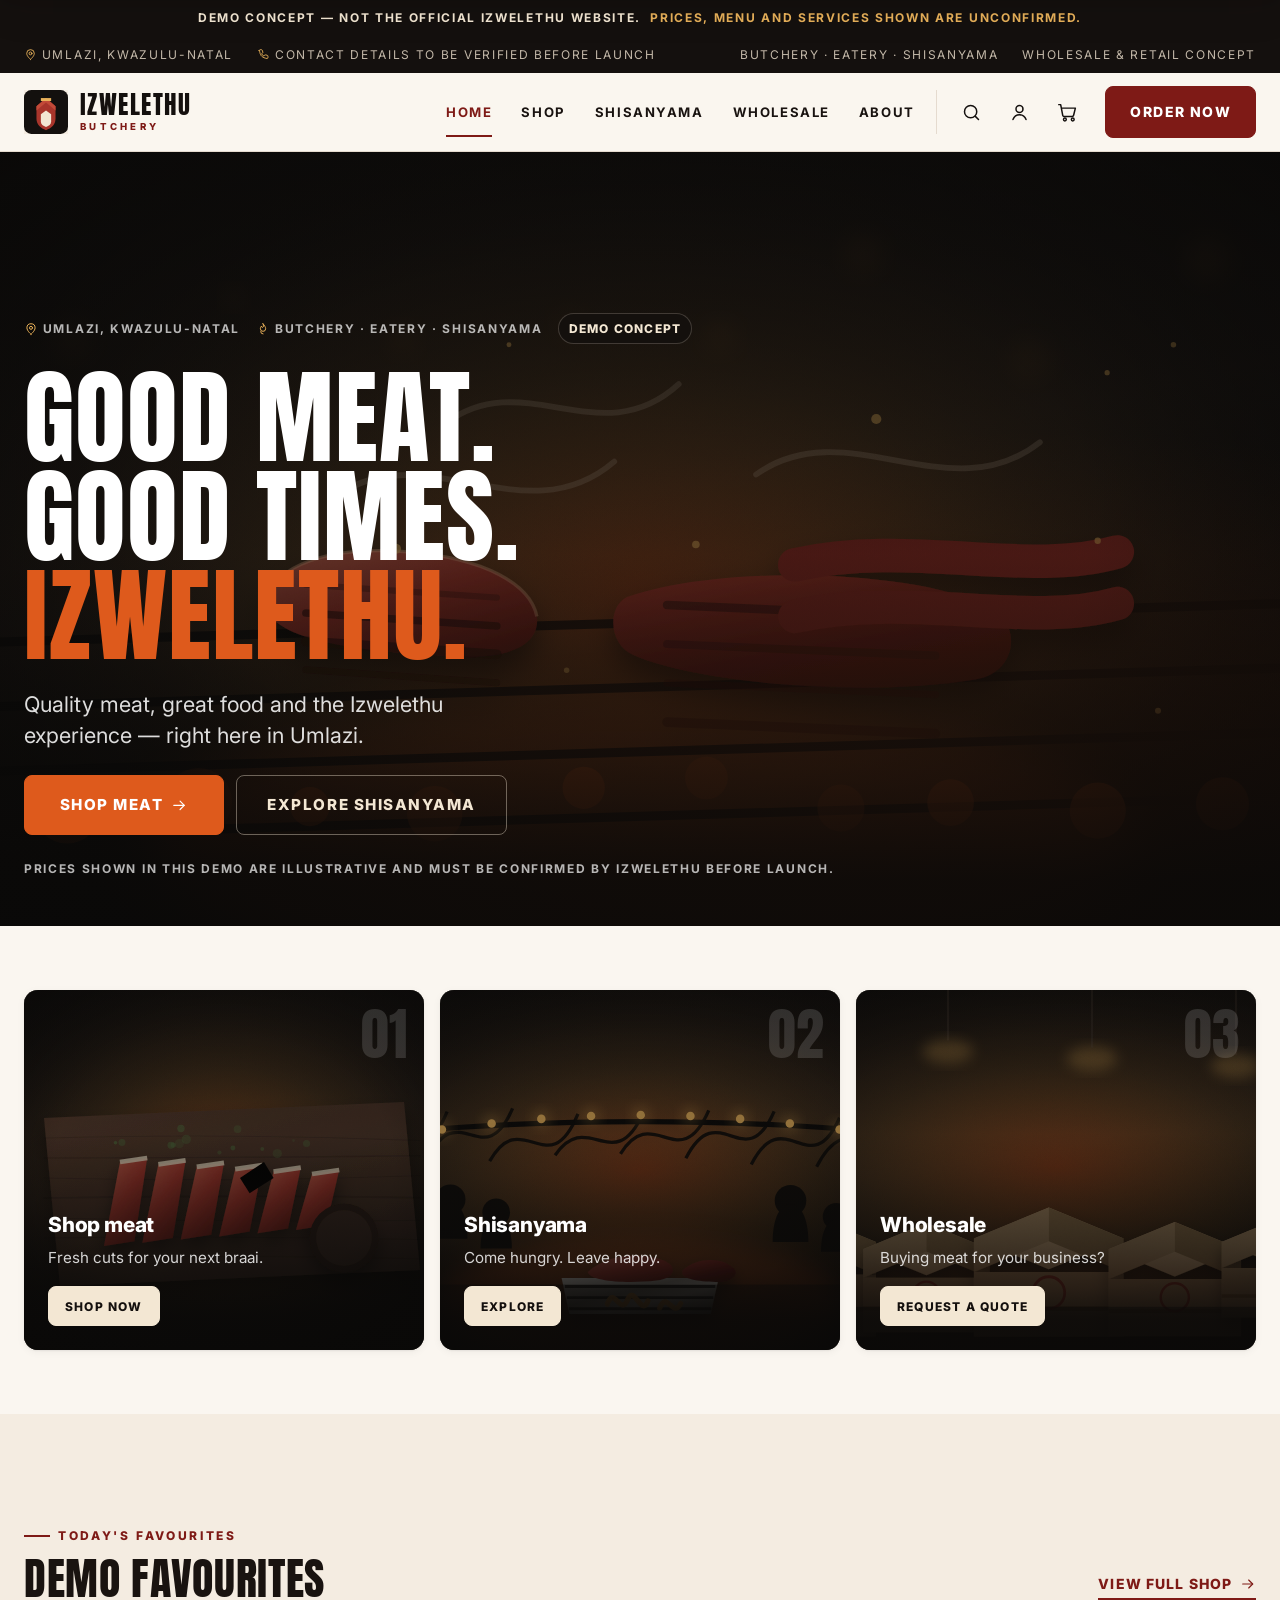
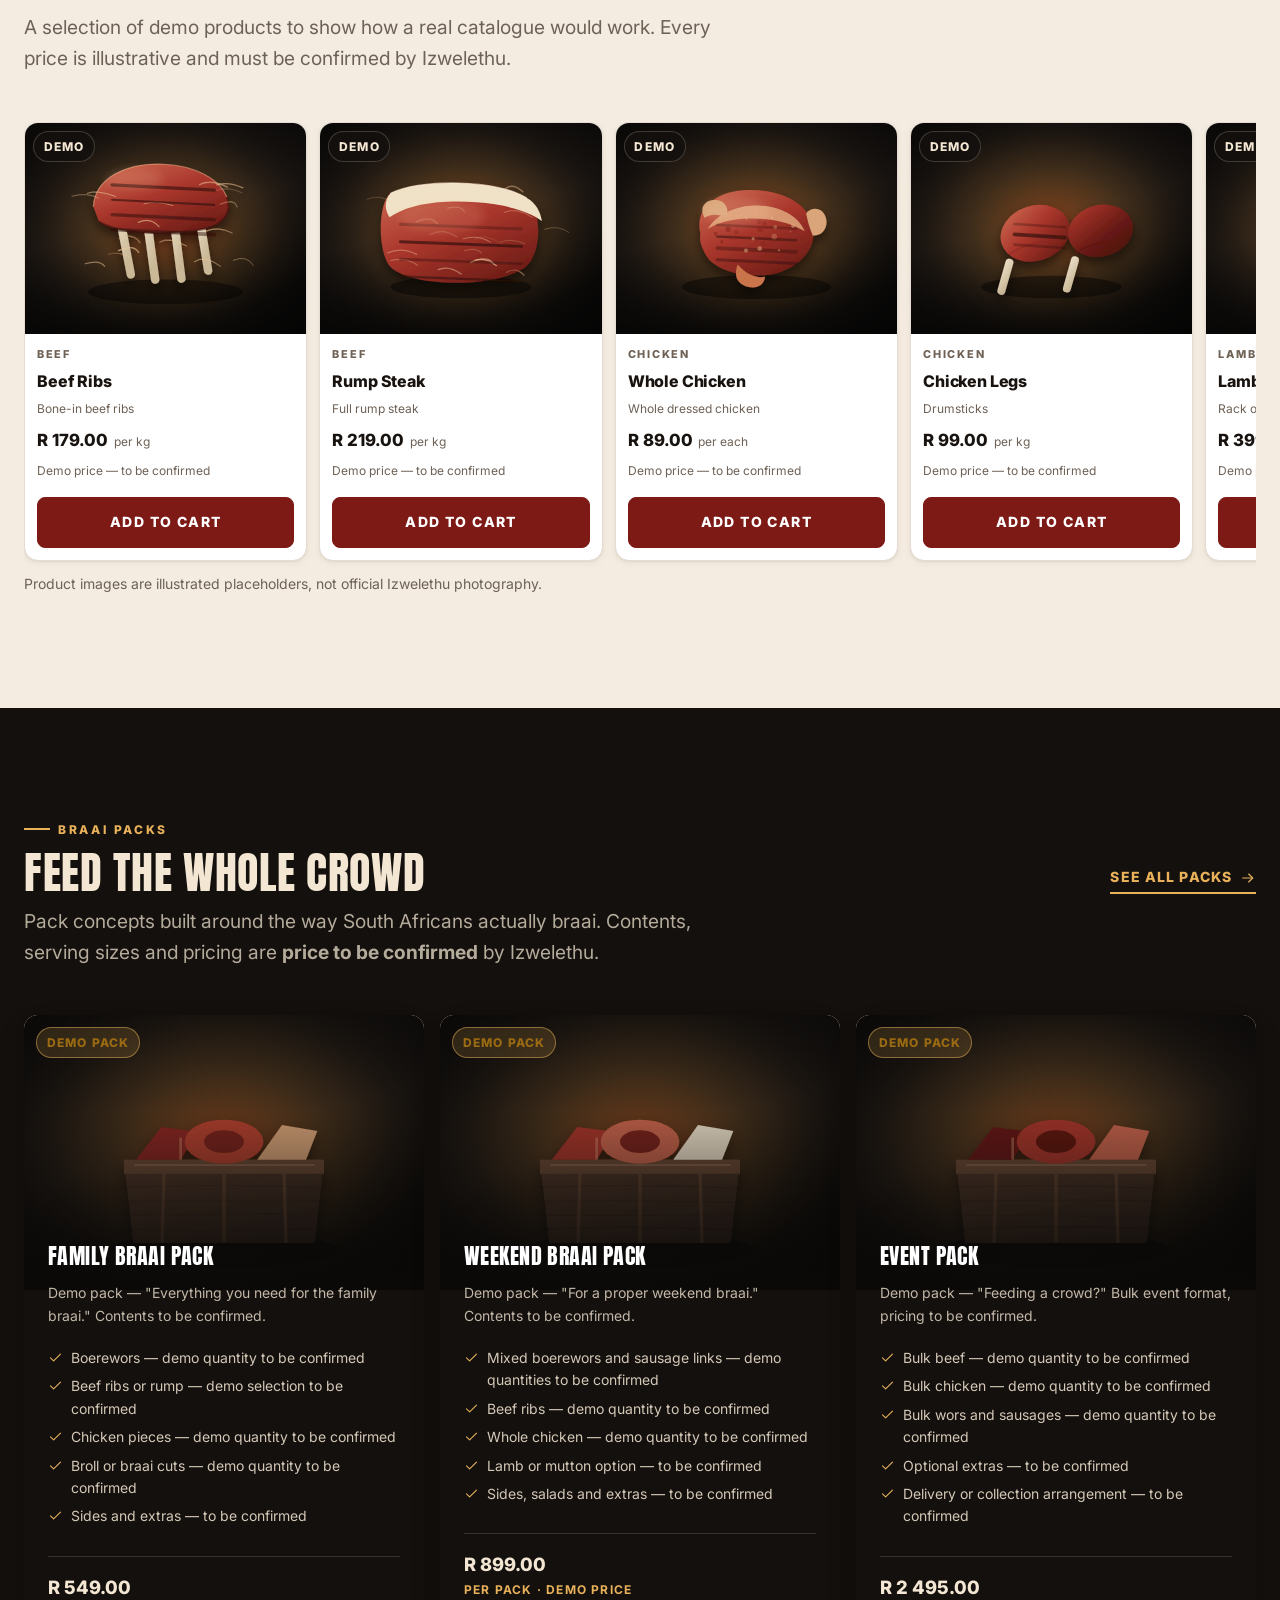
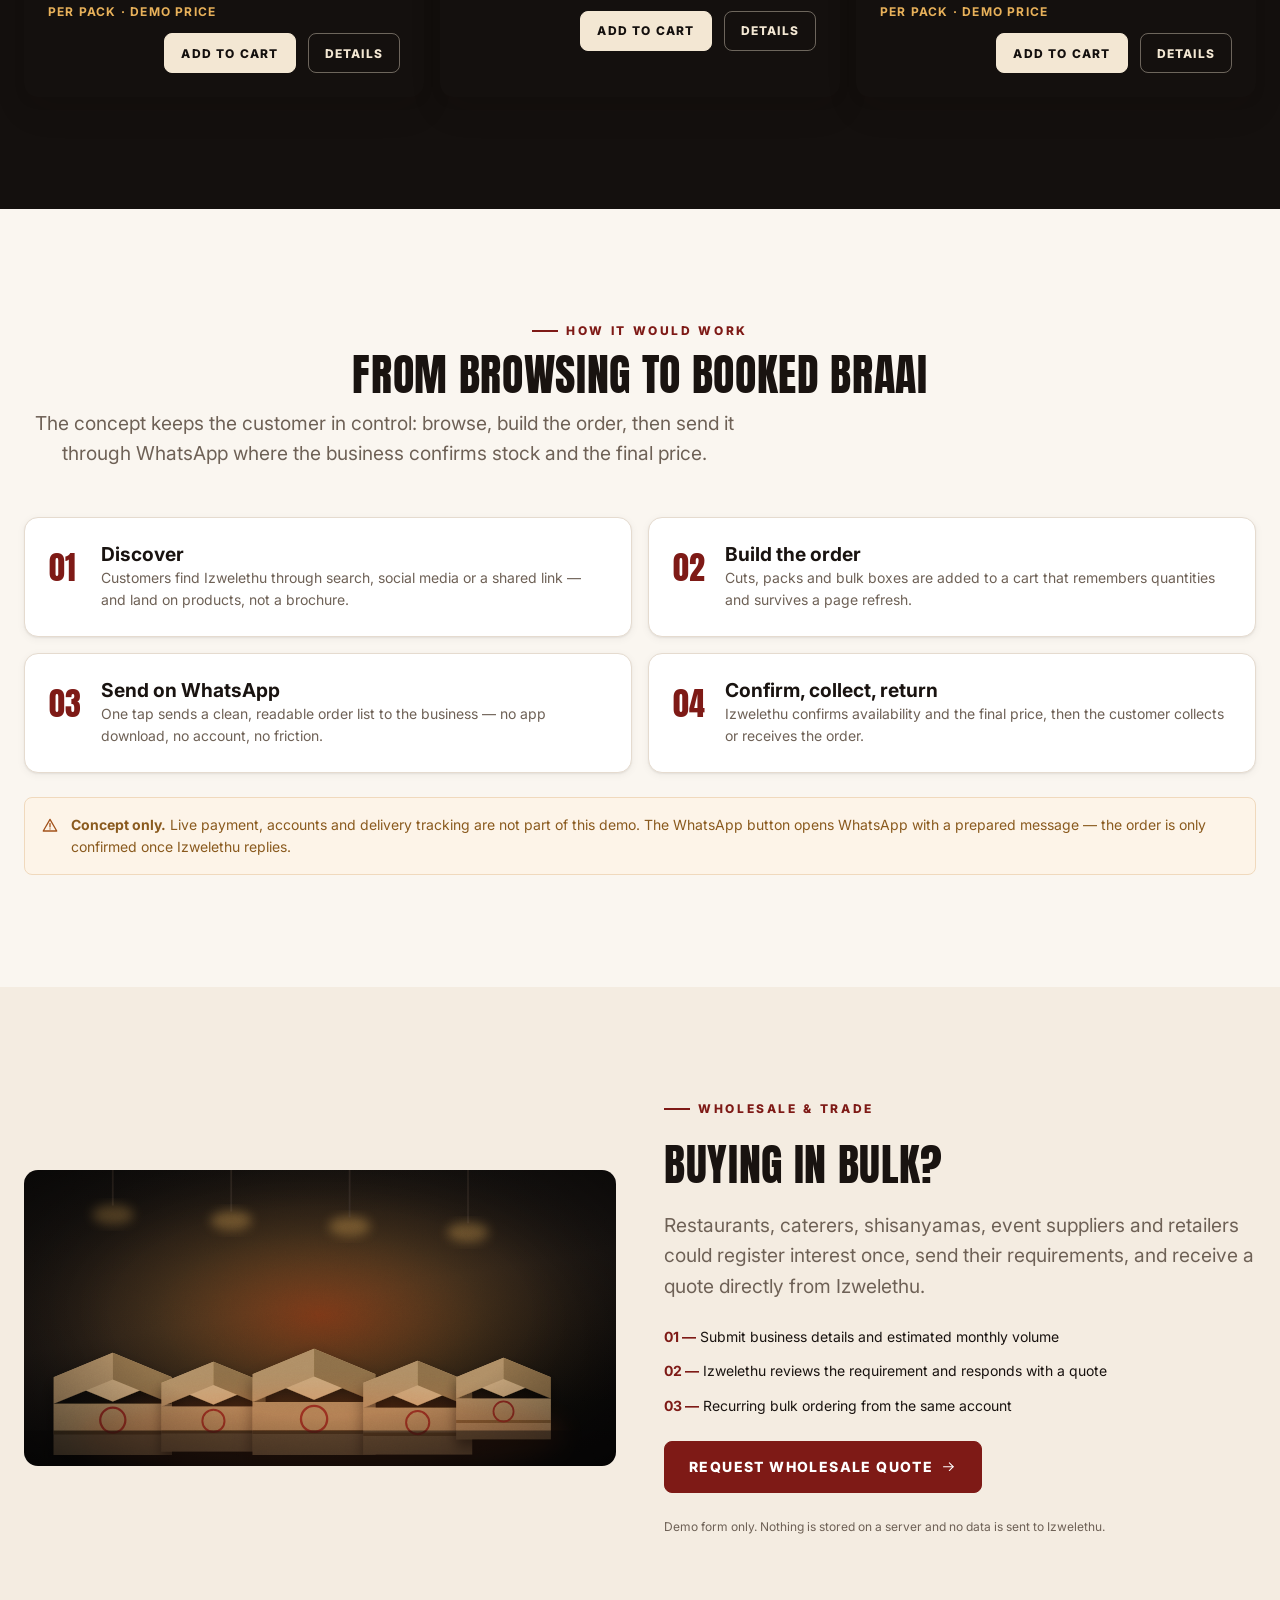
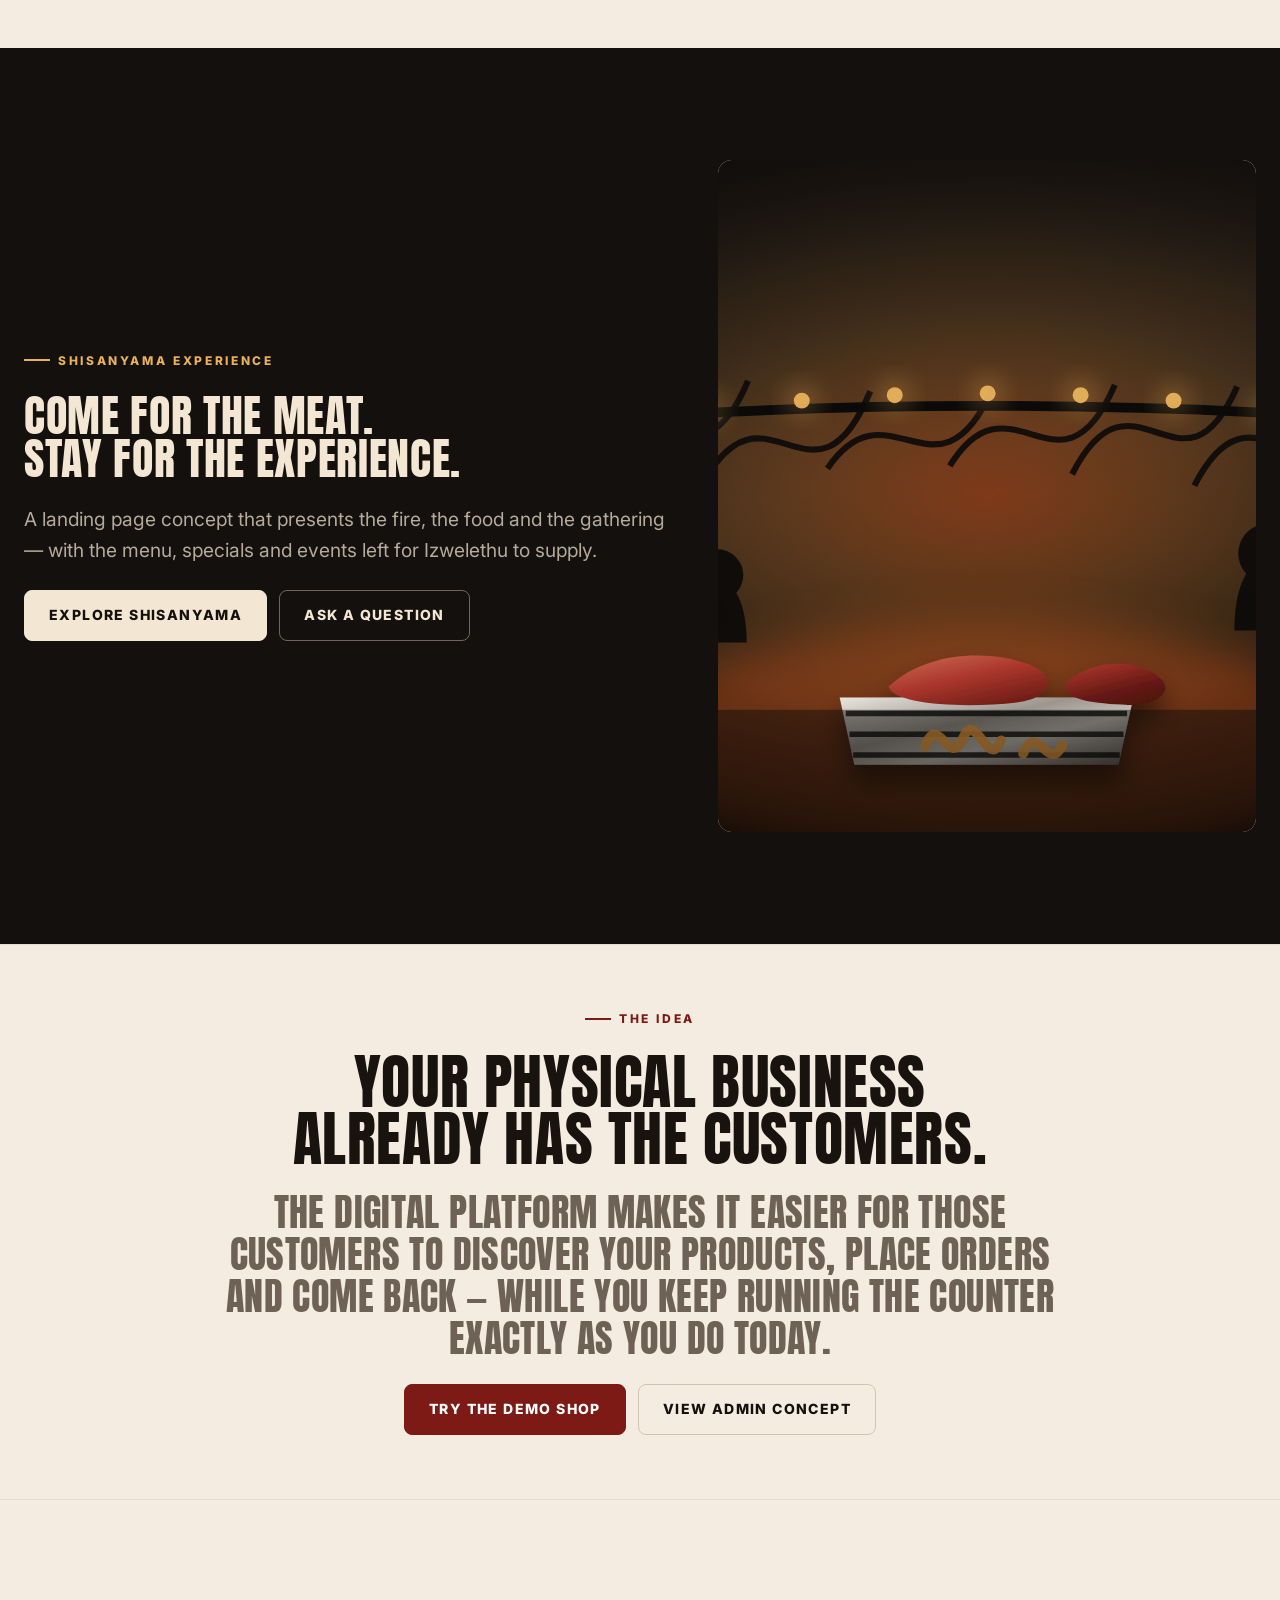
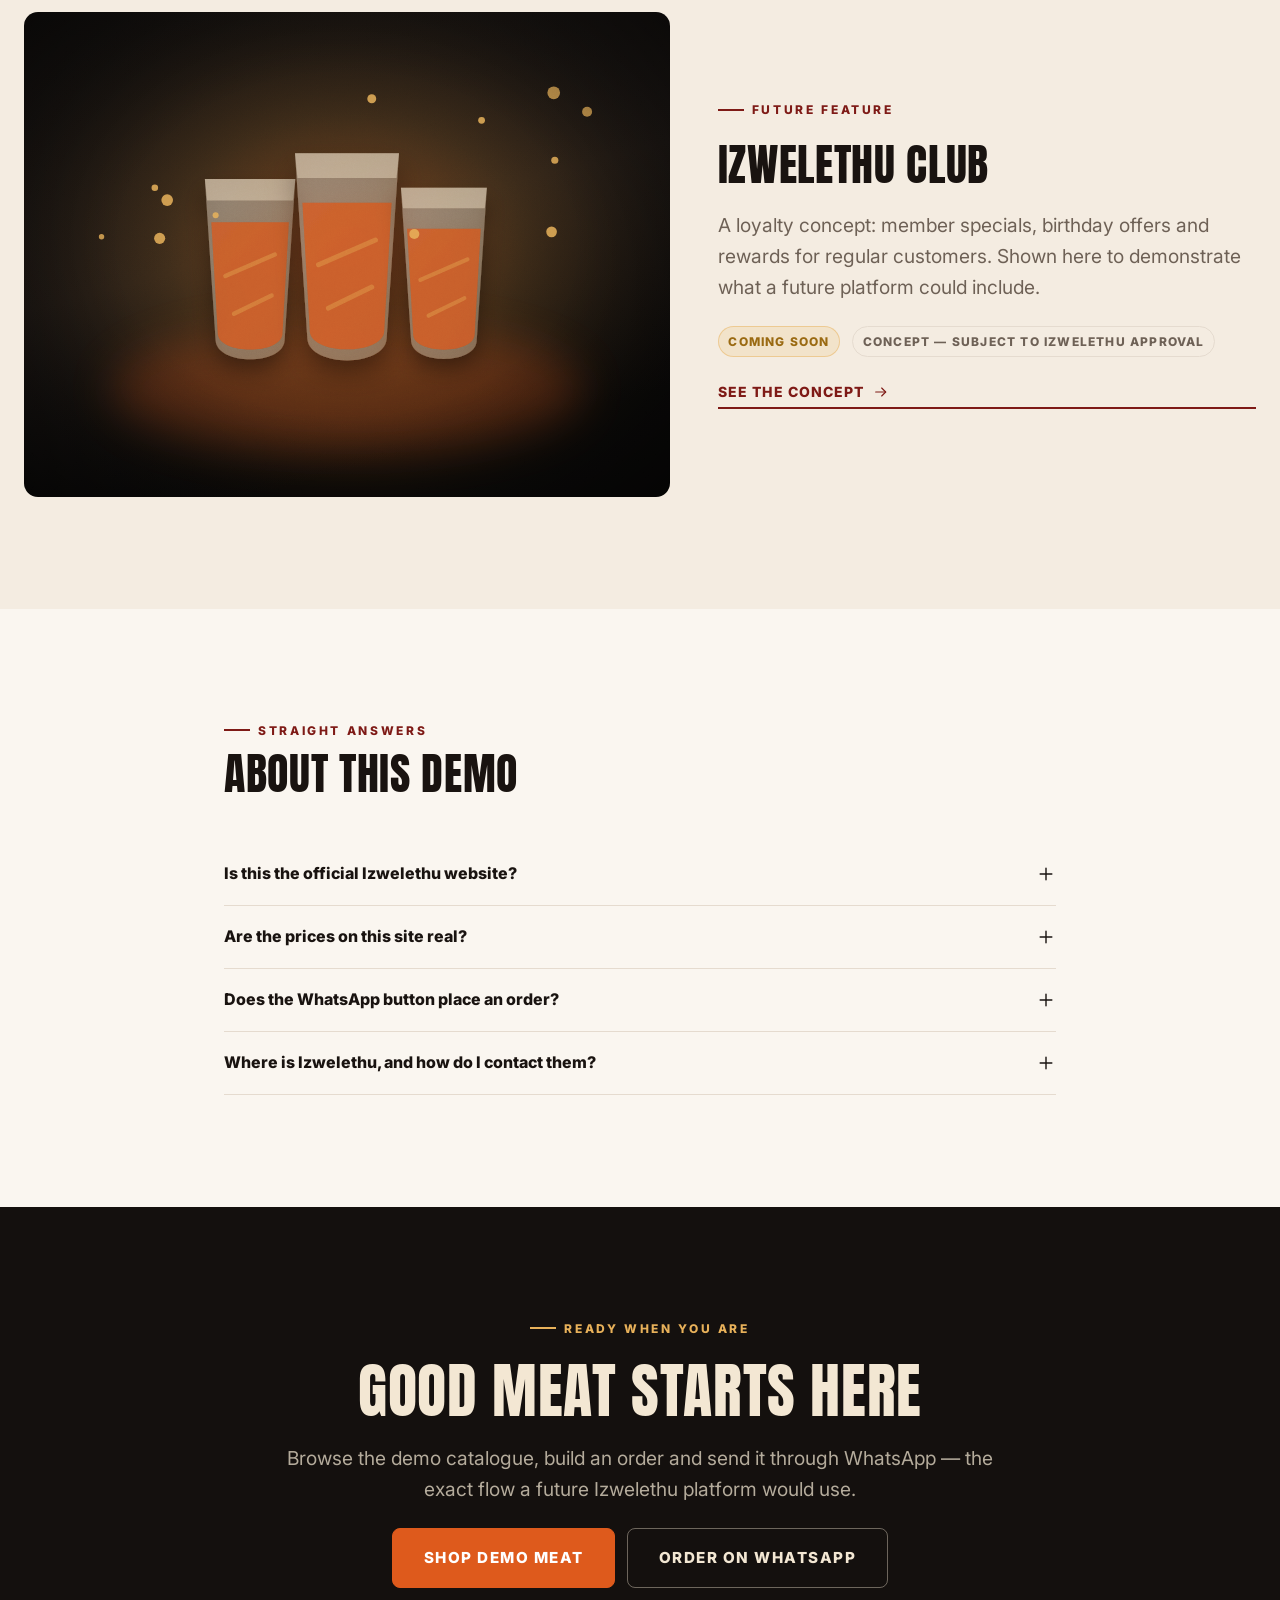
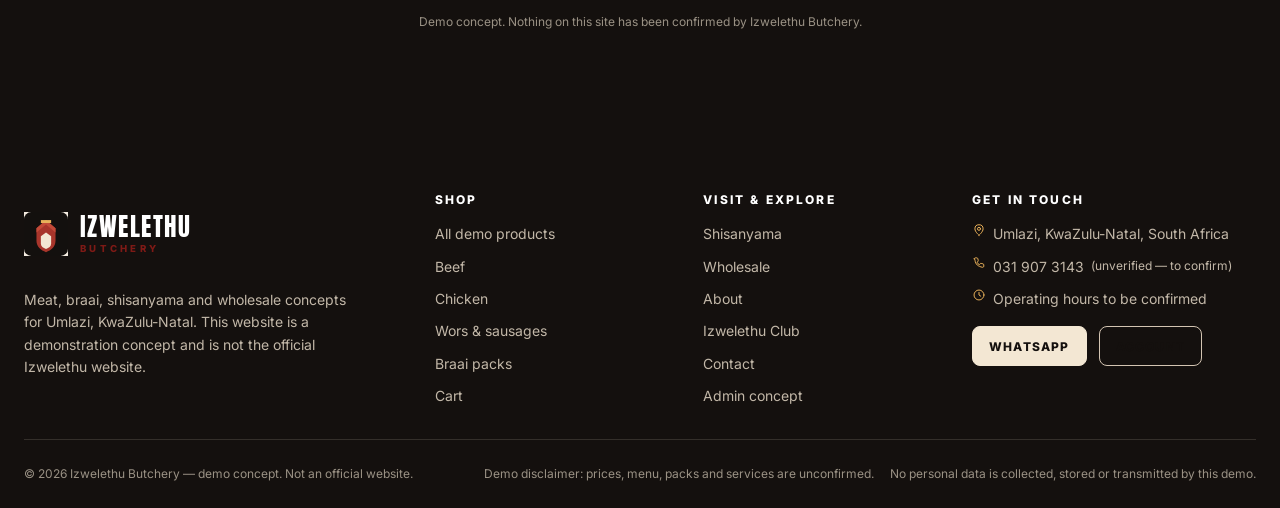
<file: index.html>
<!DOCTYPE html>
<html lang="en-ZA">
<head>
<meta charset="utf-8">
<meta name="viewport" content="width=device-width, initial-scale=1">
<title>Izwelethu Butchery | Meat, Braai &amp; Shisanyama</title>
<meta name="description" content="Explore the Izwelethu Butchery digital experience — meat, braai, shisanyama and future online ordering in Umlazi, KwaZulu-Natal. Demo concept, not the official website.">
<meta name="robots" content="noindex, nofollow">
<meta name="theme-color" content="#14100E">

<!-- Open Graph (demo card) -->
<meta property="og:type" content="website">
<meta property="og:site_name" content="Izwelethu Butchery — Demo Concept">
<meta property="og:title" content="Izwelethu Butchery | Meat, Braai &amp; Shisanyama">
<meta property="og:description" content="Demo concept for a digital commerce platform: shop meat, order on WhatsApp, shisanyama and wholesale in Umlazi, KwaZulu-Natal.">
<meta property="og:image" content="assets/images/og-card.svg">
<meta name="twitter:card" content="summary_large_image">

<link rel="icon" href="assets/icons/favicon.svg" type="image/svg+xml">
<link rel="preconnect" href="https://fonts.googleapis.com">
<link rel="preconnect" href="https://fonts.gstatic.com" crossorigin>
<link rel="stylesheet" href="https://fonts.googleapis.com/css2?family=Anton&family=Inter:wght@400;500;700;800&display=swap">
<link rel="stylesheet" href="css/style.css">
<link rel="stylesheet" href="css/responsive.css">
</head>

<body>
<a class="skip-link" href="#main">Skip to content</a>

<!-- ===================== DEMO NOTICE ===================== -->
<p class="demo-ribbon">
  Demo concept — not the official Izwelethu website. &nbsp;<strong>Prices, menu and services shown are unconfirmed.</strong>
</p>

<!-- ===================== TOP BAR ===================== -->
<div class="topbar">
  <div class="container topbar__inner">
    <ul class="topbar__list">
      <li>
        <svg class="ico" aria-hidden="true"><use href="#ico-pin"></use></svg>
        Umlazi, KwaZulu-Natal
      </li>
      <li>
        <svg class="ico" aria-hidden="true"><use href="#ico-phone"></use></svg>
        Contact details to be verified before launch
      </li>
    </ul>
    <ul class="topbar__list">
      <li>Butchery &middot; Eatery &middot; Shisanyama</li>
      <li>Wholesale &amp; retail concept</li>
    </ul>
  </div>
</div>

<!-- ===================== HEADER ===================== -->
<header class="header">
  <div class="container header__inner">
    <a class="brand" href="index.html" aria-label="Izwelethu Butchery — home">
      <img class="brand__mark" src="assets/logo/izwelethu-mark.svg" alt="" width="44" height="44">
      <span class="brand__text">
        <span class="brand__name">IZWELETHU</span>
        <span class="brand__sub">BUTCHERY</span>
      </span>
    </a>

    <nav class="nav-desktop" data-nav aria-label="Primary navigation">
      <ul class="nav-desktop__list">
        <li><a href="index.html">Home</a></li>
        <li><a href="shop.html">Shop</a></li>
        <li><a href="shisanyama.html">Shisanyama</a></li>
        <li><a href="wholesale.html">Wholesale</a></li>
        <li><a href="about.html">About</a></li>
      </ul>
    </nav>

    <div class="header__actions">
      <button class="icon-btn" type="button" data-search-open aria-label="Search products">
        <svg class="ico" aria-hidden="true"><use href="#ico-search"></use></svg>
      </button>
      <button class="icon-btn" type="button" data-demo-note="Account area is a concept feature — production integration required." aria-label="Account (concept only)">
        <svg class="ico" aria-hidden="true"><use href="#ico-user"></use></svg>
      </button>
      <a class="icon-btn" href="cart.html" aria-label="Cart, empty">
        <svg class="ico" aria-hidden="true"><use href="#ico-cart"></use></svg>
        <span class="cart-count" data-empty="true">0</span>
      </a>
      <button class="icon-btn header__menu-btn" type="button" data-drawer-open aria-label="Open menu" aria-controls="site-drawer">
        <svg class="ico" aria-hidden="true"><use href="#ico-menu"></use></svg>
      </button>
    </div>

    <button class="btn btn--accent header__cta" type="button" data-whatsapp="cart">
      Order now
    </button>
  </div>
</header>

<!-- ===================== SEARCH ===================== -->
<div class="search" id="site-search" aria-hidden="true" role="dialog" aria-label="Search products">
  <div class="container search__inner">
    <div class="search__field">
      <svg class="ico" aria-hidden="true"><use href="#ico-search"></use></svg>
      <input class="search__input" type="search" placeholder="Search ribs, wors, chicken, lamb…" data-search-input aria-label="Search products">
      <button class="icon-btn" type="button" data-search-close aria-label="Close search">
        <svg class="ico" aria-hidden="true"><use href="#ico-close"></use></svg>
      </button>
    </div>
    <p class="search__hint" data-search-hint>Type to search demo products, categories and descriptions. Press / anywhere to open search.</p>
    <div class="search__results" data-search-results></div>
  </div>
</div>

<div class="drawer-backdrop" id="drawer-backdrop"></div>

<!-- ===================== DRAWER ===================== -->
<aside class="drawer" id="site-drawer" aria-hidden="true" aria-label="Mobile menu">
  <div class="drawer__head">
    <span class="brand__text">
      <span class="brand__name">IZWELETHU</span>
      <span class="brand__sub">BUTCHERY</span>
    </span>
    <button class="icon-btn" type="button" data-drawer-close aria-label="Close menu">
      <svg class="ico" aria-hidden="true"><use href="#ico-close"></use></svg>
    </button>
  </div>
  <nav class="drawer__nav" data-drawer-nav aria-label="Mobile navigation">
    <a href="index.html">Home</a>
    <a href="shop.html">Shop meat</a>
    <a href="shisanyama.html">Shisanyama</a>
    <a href="wholesale.html">Wholesale</a>
    <a href="about.html">About</a>
    <a href="contact.html">Contact</a>
    <a href="loyalty.html">Izwelethu Club</a>
    <a href="cart.html">Cart</a>
  </nav>
  <div class="drawer__foot">
    <button class="btn btn--ember btn--block" type="button" data-whatsapp="cart">Order on WhatsApp</button>
    <a class="btn btn--ghost btn--block" href="shop.html">Shop all demo products</a>
    <p class="drawer__note">Demo concept only. Prices, packs and services shown are not confirmed by Izwelethu Butchery.</p>
  </div>
</aside>

<main id="main">

  <!-- ===================== HERO ===================== -->
  <section class="hero on-dark">
    <div class="hero__media">
      <img src="assets/images/hero-braai.svg" alt="" fetchpriority="high" width="2000" height="1200">
    </div>
    <div class="container hero__inner">
      <div class="hero__meta fade-up">
        <span>
          <svg class="ico" aria-hidden="true"><use href="#ico-pin"></use></svg>
          Umlazi, KwaZulu-Natal
        </span>
        <span>
          <svg class="ico" aria-hidden="true"><use href="#ico-fire"></use></svg>
          Butchery &middot; Eatery &middot; Shisanyama
        </span>
        <span class="badge badge--dark">Demo concept</span>
      </div>

      <h1 class="hero__title fade-up d1">
        <span>Good meat.</span>
        <span>Good times.</span>
        <span class="accent">Izwelethu.</span>
      </h1>

      <p class="hero__sub fade-up d2">
        Quality meat, great food and the Izwelethu experience — right here in Umlazi.
      </p>

      <div class="hero__actions fade-up d3">
        <a class="btn btn--ember btn--lg" href="shop.html">
          Shop meat
          <svg class="ico" aria-hidden="true"><use href="#ico-arrow-right"></use></svg>
        </a>
        <a class="btn btn--ghost btn--lg" href="shisanyama.html">Explore shisanyama</a>
      </div>

      <p class="hero__meta fade-up d4">
        Prices shown in this demo are illustrative and must be confirmed by Izwelethu before launch.
      </p>
    </div>
  </section>

  <!-- ===================== QUICK ACTIONS ===================== -->
  <section class="section section--tight">
    <div class="container">
      <div class="quick-grid">
        <article class="quick-card reveal">
          <span class="quick-card__num" aria-hidden="true">01</span>
          <img src="assets/images/gallery-board.svg" alt="" loading="lazy" width="1200" height="900">
          <h3>Shop meat</h3>
          <p>Fresh cuts for your next braai.</p>
          <a class="btn btn--cream btn--sm" href="shop.html">Shop now</a>
        </article>

        <article class="quick-card reveal">
          <span class="quick-card__num" aria-hidden="true">02</span>
          <img src="assets/images/hero-shisanyama.svg" alt="" loading="lazy" width="1200" height="900">
          <h3>Shisanyama</h3>
          <p>Come hungry. Leave happy.</p>
          <a class="btn btn--cream btn--sm" href="shisanyama.html">Explore</a>
        </article>

        <article class="quick-card reveal">
          <span class="quick-card__num" aria-hidden="true">03</span>
          <img src="assets/images/wholesale-storeroom.svg" alt="" loading="lazy" width="1200" height="900">
          <h3>Wholesale</h3>
          <p>Buying meat for your business?</p>
          <a class="btn btn--cream btn--sm" href="wholesale.html">Request a quote</a>
        </article>
      </div>
    </div>
  </section>

  <!-- ===================== TODAY'S FAVOURITES ===================== -->
  <section class="section section--alt">
    <div class="container">
      <div class="section-head">
        <div class="section-head__top">
          <div class="stack">
            <span class="eyebrow">Today's favourites</span>
            <h2>Demo favourites</h2>
          </div>
          <a class="link-arrow" href="shop.html">
            View full shop
            <svg class="ico" aria-hidden="true"><use href="#ico-arrow-right"></use></svg>
          </a>
        </div>
        <p class="lede">
          A selection of demo products to show how a real catalogue would work. Every price is
          illustrative and must be confirmed by Izwelethu.
        </p>
      </div>

      <div class="rail" id="favourites-rail" aria-label="Demo favourite products"></div>

      <p class="small muted">
        Product images are illustrated placeholders, not official Izwelethu photography.
      </p>
    </div>
  </section>

  <!-- ===================== BRAAI PACKS ===================== -->
  <section class="section section--dark on-dark">
    <div class="container">
      <div class="section-head">
        <div class="section-head__top">
          <div class="stack">
            <span class="eyebrow">Braai packs</span>
            <h2>Feed the whole crowd</h2>
          </div>
          <a class="link-arrow" href="shop.html?cat=braai-packs">
            See all packs
            <svg class="ico" aria-hidden="true"><use href="#ico-arrow-right"></use></svg>
          </a>
        </div>
        <p class="lede">
          Pack concepts built around the way South Africans actually braai. Contents, serving sizes
          and pricing are <strong>price to be confirmed</strong> by Izwelethu.
        </p>
      </div>

      <div class="pack-grid" id="braai-packs"></div>
    </div>
  </section>

  <!-- ===================== HOW ORDERING WORKS ===================== -->
  <section class="section">
    <div class="container">
      <div class="section-head section-head__top--center">
        <div class="stack">
          <span class="eyebrow">How it would work</span>
          <h2>From browsing to booked braai</h2>
        </div>
        <p class="lede">
          The concept keeps the customer in control: browse, build the order, then send it through
          WhatsApp where the business confirms stock and the final price.
        </p>
      </div>

      <div class="flow flow--light">
        <div class="flow__step reveal">
          <h4>Discover</h4>
          <p>Customers find Izwelethu through search, social media or a shared link — and land on products, not a brochure.</p>
        </div>
        <div class="flow__step reveal">
          <h4>Build the order</h4>
          <p>Cuts, packs and bulk boxes are added to a cart that remembers quantities and survives a page refresh.</p>
        </div>
        <div class="flow__step reveal">
          <h4>Send on WhatsApp</h4>
          <p>One tap sends a clean, readable order list to the business — no app download, no account, no friction.</p>
        </div>
        <div class="flow__step reveal">
          <h4>Confirm, collect, return</h4>
          <p>Izwelethu confirms availability and the final price, then the customer collects or receives the order.</p>
        </div>
      </div>

      <div class="note note--warn" style="margin-top:var(--sp-5)">
        <svg class="ico" aria-hidden="true"><use href="#ico-alert"></use></svg>
        <span>
          <strong>Concept only.</strong> Live payment, accounts and delivery tracking are not part of
          this demo. The WhatsApp button opens WhatsApp with a prepared message — the order is only
          confirmed once Izwelethu replies.
        </span>
      </div>
    </div>
  </section>

  <!-- ===================== SPLIT: WHOLESALE ===================== -->
  <section class="section section--alt">
    <div class="container split">
      <div class="split-media reveal">
        <img src="assets/images/wholesale-storeroom.svg" alt="Illustrated placeholder of bulk meat boxes in a storeroom" loading="lazy" width="2000" height="1000">
      </div>
      <div class="stack stack--lg reveal">
        <span class="eyebrow">Wholesale &amp; trade</span>
        <h2>Buying in bulk?</h2>
        <p class="lede">
          Restaurants, caterers, shisanyamas, event suppliers and retailers could register interest once,
          send their requirements, and receive a quote directly from Izwelethu.
        </p>
        <ul class="stack small">
          <li>
            <strong class="text-accent">01 —</strong>
            Submit business details and estimated monthly volume
          </li>
          <li>
            <strong class="text-accent">02 —</strong>
            Izwelethu reviews the requirement and responds with a quote
          </li>
          <li>
            <strong class="text-accent">03 —</strong>
            Recurring bulk ordering from the same account
          </li>
        </ul>
        <div class="row">
          <a class="btn btn--accent" href="wholesale.html">
            Request wholesale quote
            <svg class="ico" aria-hidden="true"><use href="#ico-arrow-right"></use></svg>
          </a>
        </div>
        <p class="tiny muted">
          Demo form only. Nothing is stored on a server and no data is sent to Izwelethu.
        </p>
      </div>
    </div>
  </section>

  <!-- ===================== SHISANYAMA TEASER ===================== -->
  <section class="section section--dark on-dark">
    <div class="container split split--wide-left">
      <div class="stack stack--lg">
        <span class="eyebrow">Shisanyama experience</span>
        <h2>Come for the meat.<br>Stay for the experience.</h2>
        <p class="lede">
          A landing page concept that presents the fire, the food and the gathering — with the menu,
          specials and events left for Izwelethu to supply.
        </p>
        <div class="row">
          <a class="btn btn--cream" href="shisanyama.html">Explore shisanyama</a>
          <button class="btn btn--ghost" type="button" data-whatsapp="enquiry" data-whatsapp-text="Hi Izwelethu, I would like to ask about the shisanyama experience.">
            Ask a question
          </button>
        </div>
      </div>
      <div class="split-media split-media--tall reveal">
        <img src="assets/images/hero-shisanyama.svg" alt="Illustrated placeholder of a shisanyama gathering at dusk" loading="lazy" width="2000" height="1100">
      </div>
    </div>
  </section>

  <!-- ===================== CONCEPT PITCH ===================== -->
  <section class="section quote-band">
    <div class="container-narrow center stack stack--lg">
      <span class="eyebrow" style="justify-content:center">The idea</span>
      <h2 class="h1">
        Your physical business<br>already has the customers.
      </h2>
      <p class="lede" style="margin-inline:auto">
        The digital platform makes it easier for those customers to discover your products, place
        orders and come back — while you keep running the counter exactly as you do today.
      </p>
      <div class="row" style="justify-content:center">
        <a class="btn btn--accent" href="shop.html">Try the demo shop</a>
        <a class="btn btn--ghost" href="admin-demo.html">View admin concept</a>
      </div>
    </div>
  </section>

  <!-- ===================== LOYALTY TEASER ===================== -->
  <section class="section section--alt">
    <div class="container split split--wide-left">
      <div class="split-media reveal">
        <img src="assets/images/gallery-toast.svg" alt="Illustrated placeholder of a shared gathering table" loading="lazy" width="1200" height="900">
      </div>
      <div class="stack stack--lg reveal">
        <span class="eyebrow">Future feature</span>
        <h2>Izwelethu Club</h2>
        <p class="lede">
          A loyalty concept: member specials, birthday offers and rewards for regular customers.
          Shown here to demonstrate what a future platform could include.
        </p>
        <div class="row">
          <span class="badge badge--gold">Coming soon</span>
          <span class="badge">Concept — subject to Izwelethu approval</span>
        </div>
        <a class="link-arrow" href="loyalty.html">
          See the concept
          <svg class="ico" aria-hidden="true"><use href="#ico-arrow-right"></use></svg>
        </a>
      </div>
    </div>
  </section>

  <!-- ===================== FAQ ===================== -->
  <section class="section">
    <div class="container-narrow">
      <div class="section-head">
        <span class="eyebrow">Straight answers</span>
        <h2>About this demo</h2>
      </div>

      <div class="accordion" data-accordion>
        <div class="accordion__item">
          <h3>
            <button class="accordion__trigger" type="button" data-accordion-trigger aria-expanded="false">
              Is this the official Izwelethu website?
              <svg class="ico" aria-hidden="true"><use href="#ico-plus"></use></svg>
            </button>
          </h3>
          <div class="accordion__panel">
            <p>No. This is an independently created demonstration concept, built to show what an online ordering platform for Izwelethu Butchery could look like. It is not published or operated by Izwelethu.</p>
          </div>
        </div>
        <div class="accordion__item">
          <h3>
            <button class="accordion__trigger" type="button" data-accordion-trigger aria-expanded="false">
              Are the prices on this site real?
              <svg class="ico" aria-hidden="true"><use href="#ico-plus"></use></svg>
            </button>
          </h3>
          <div class="accordion__panel">
            <p>No. Prices are illustrative demo figures in South African Rand. Final prices must be set and confirmed by Izwelethu before any launch.</p>
          </div>
        </div>
        <div class="accordion__item">
          <h3>
            <button class="accordion__trigger" type="button" data-accordion-trigger aria-expanded="false">
              Does the WhatsApp button place an order?
              <svg class="ico" aria-hidden="true"><use href="#ico-plus"></use></svg>
            </button>
          </h3>
          <div class="accordion__panel">
            <p>It opens WhatsApp with a prepared, readable order list. The order is only confirmed once Izwelethu replies with availability and the final price. Demo checkout does not process payment.</p>
          </div>
        </div>
        <div class="accordion__item">
          <h3>
            <button class="accordion__trigger" type="button" data-accordion-trigger aria-expanded="false">
              Where is Izwelethu, and how do I contact them?
              <svg class="ico" aria-hidden="true"><use href="#ico-plus"></use></svg>
            </button>
          </h3>
          <div class="accordion__panel">
            <p>Public information places Izwelethu Butchery in Umlazi, KwaZulu-Natal. Contact details shown on this demo must be verified with the business before launch.</p>
          </div>
        </div>
      </div>
    </div>
  </section>

  <!-- ===================== FINAL CTA ===================== -->
  <section class="section section--dark on-dark">
    <div class="container center stack stack--lg">
      <span class="eyebrow" style="justify-content:center">Ready when you are</span>
      <h2 class="h1">Good meat starts here</h2>
      <p class="lede" style="margin-inline:auto">
        Browse the demo catalogue, build an order and send it through WhatsApp — the exact flow a
        future Izwelethu platform would use.
      </p>
      <div class="row" style="justify-content:center">
        <a class="btn btn--ember btn--lg" href="shop.html">Shop demo meat</a>
        <button class="btn btn--ghost btn--lg" type="button" data-whatsapp="cart">Order on WhatsApp</button>
      </div>
      <p class="tiny" style="color:rgba(243,231,211,.6)">
        Demo concept. Nothing on this site has been confirmed by Izwelethu Butchery.
      </p>
    </div>
  </section>

</main>

<!-- ===================== FOOTER ===================== -->
<footer class="footer">
  <div class="container">
    <div class="footer__grid">
      <div class="stack">
        <a class="brand" href="index.html" style="margin-right:0">
          <img class="brand__mark" src="assets/logo/izwelethu-mark.svg" alt="" width="44" height="44">
          <span class="brand__text">
            <span class="brand__name">IZWELETHU</span>
            <span class="brand__sub">BUTCHERY</span>
          </span>
        </a>
        <p class="footer__about">
          Meat, braai, shisanyama and wholesale concepts for Umlazi, KwaZulu-Natal.
          This website is a demonstration concept and is not the official Izwelethu website.
        </p>
      </div>

      <div>
        <h4>Shop</h4>
        <ul class="footer__list">
          <li><a href="shop.html">All demo products</a></li>
          <li><a href="shop.html?cat=beef">Beef</a></li>
          <li><a href="shop.html?cat=chicken">Chicken</a></li>
          <li><a href="shop.html?cat=wors-sausages">Wors &amp; sausages</a></li>
          <li><a href="shop.html?cat=braai-packs">Braai packs</a></li>
          <li><a href="cart.html">Cart</a></li>
        </ul>
      </div>

      <div>
        <h4>Visit &amp; explore</h4>
        <ul class="footer__list">
          <li><a href="shisanyama.html">Shisanyama</a></li>
          <li><a href="wholesale.html">Wholesale</a></li>
          <li><a href="about.html">About</a></li>
          <li><a href="loyalty.html">Izwelethu Club</a></li>
          <li><a href="contact.html">Contact</a></li>
          <li><a href="admin-demo.html">Admin concept</a></li>
        </ul>
      </div>

      <div>
        <h4>Get in touch</h4>
        <ul class="footer__list">
          <li>
            <svg class="ico" aria-hidden="true"><use href="#ico-pin"></use></svg>
            <span>Umlazi, KwaZulu-Natal, South Africa</span>
          </li>
          <li>
            <svg class="ico" aria-hidden="true"><use href="#ico-phone"></use></svg>
            <a href="tel:+27319073143">031 907 3143</a>
            <span class="tiny">(unverified — to confirm)</span>
          </li>
          <li>
            <svg class="ico" aria-hidden="true"><use href="#ico-clock"></use></svg>
            <span>Operating hours to be confirmed</span>
          </li>
        </ul>
        <div class="row" style="margin-top:var(--sp-4)">
          <button class="btn btn--cream btn--sm" type="button" data-whatsapp="enquiry">WhatsApp</button>
          <button class="btn btn--ghost btn--sm" type="button" data-demo-note="Account area is a concept feature — production integration required.">Account</button>
        </div>
      </div>
    </div>

    <div class="footer__bottom">
      <p style="margin:0">
        &copy; <span data-year>2026</span> Izwelethu Butchery — demo concept. Not an official website.
      </p>
      <ul class="footer__legal">
        <li>Demo disclaimer: prices, menu, packs and services are unconfirmed.</li>
        <li>No personal data is collected, stored or transmitted by this demo.</li>
      </ul>
    </div>
  </div>
</footer>

<!-- ===================== MOBILE BOTTOM NAV ===================== -->
<nav class="bottom-nav" aria-label="Quick navigation">
  <a class="bottom-nav__item" href="index.html">
    <svg class="ico" aria-hidden="true"><use href="#ico-fire"></use></svg>
    Home
  </a>
  <a class="bottom-nav__item" href="shop.html">
    <svg class="ico" aria-hidden="true"><use href="#ico-cart"></use></svg>
    Shop
  </a>
  <a class="bottom-nav__item" href="shisanyama.html">
    <svg class="ico" aria-hidden="true"><use href="#ico-sparkle"></use></svg>
    Braai
  </a>
  <a class="bottom-nav__item" href="cart.html">
    <svg class="ico" aria-hidden="true"><use href="#ico-box"></use></svg>
    Cart
  </a>
  <button class="bottom-nav__item" type="button" data-drawer-open>
    <svg class="ico" aria-hidden="true"><use href="#ico-menu"></use></svg>
    More
  </button>
</nav>

<!-- ===================== STICKY MOBILE CTA ===================== -->
<div class="sticky-cta">
  <button class="btn btn--ember btn--block" type="button" data-whatsapp="cart">
    <svg class="ico" aria-hidden="true"><use href="#ico-whatsapp"></use></svg>
    Order on WhatsApp
  </button>
</div>

<div class="toast-stack" role="status" aria-live="polite"></div>

<script src="js/demo-data.js" defer></script>
<script src="js/products.js" defer></script>
<script src="js/app.js" defer></script>
<script src="js/cart.js" defer></script>
<script src="js/whatsapp.js" defer></script>
<script src="js/filters.js" defer></script>
<script>
/* Homepage demo renderers — products are loaded from js/products.js */
document.addEventListener('DOMContentLoaded', function () {
  UI.renderInto(
    '#favourites-rail',
    Products.featured().map(function (product) {
      return UI.productCard(product);
    }).join('')
  );

  UI.renderInto(
    '#braai-packs',
    Products.packs().map(function (product) {
      return UI.packCard(product);
    }).join('')
  );

  var year = document.querySelector('[data-year]');
  if (year) year.textContent = String(new Date().getFullYear());

  UI.initReveal();
});
</script>
</body>
</html>
</file>
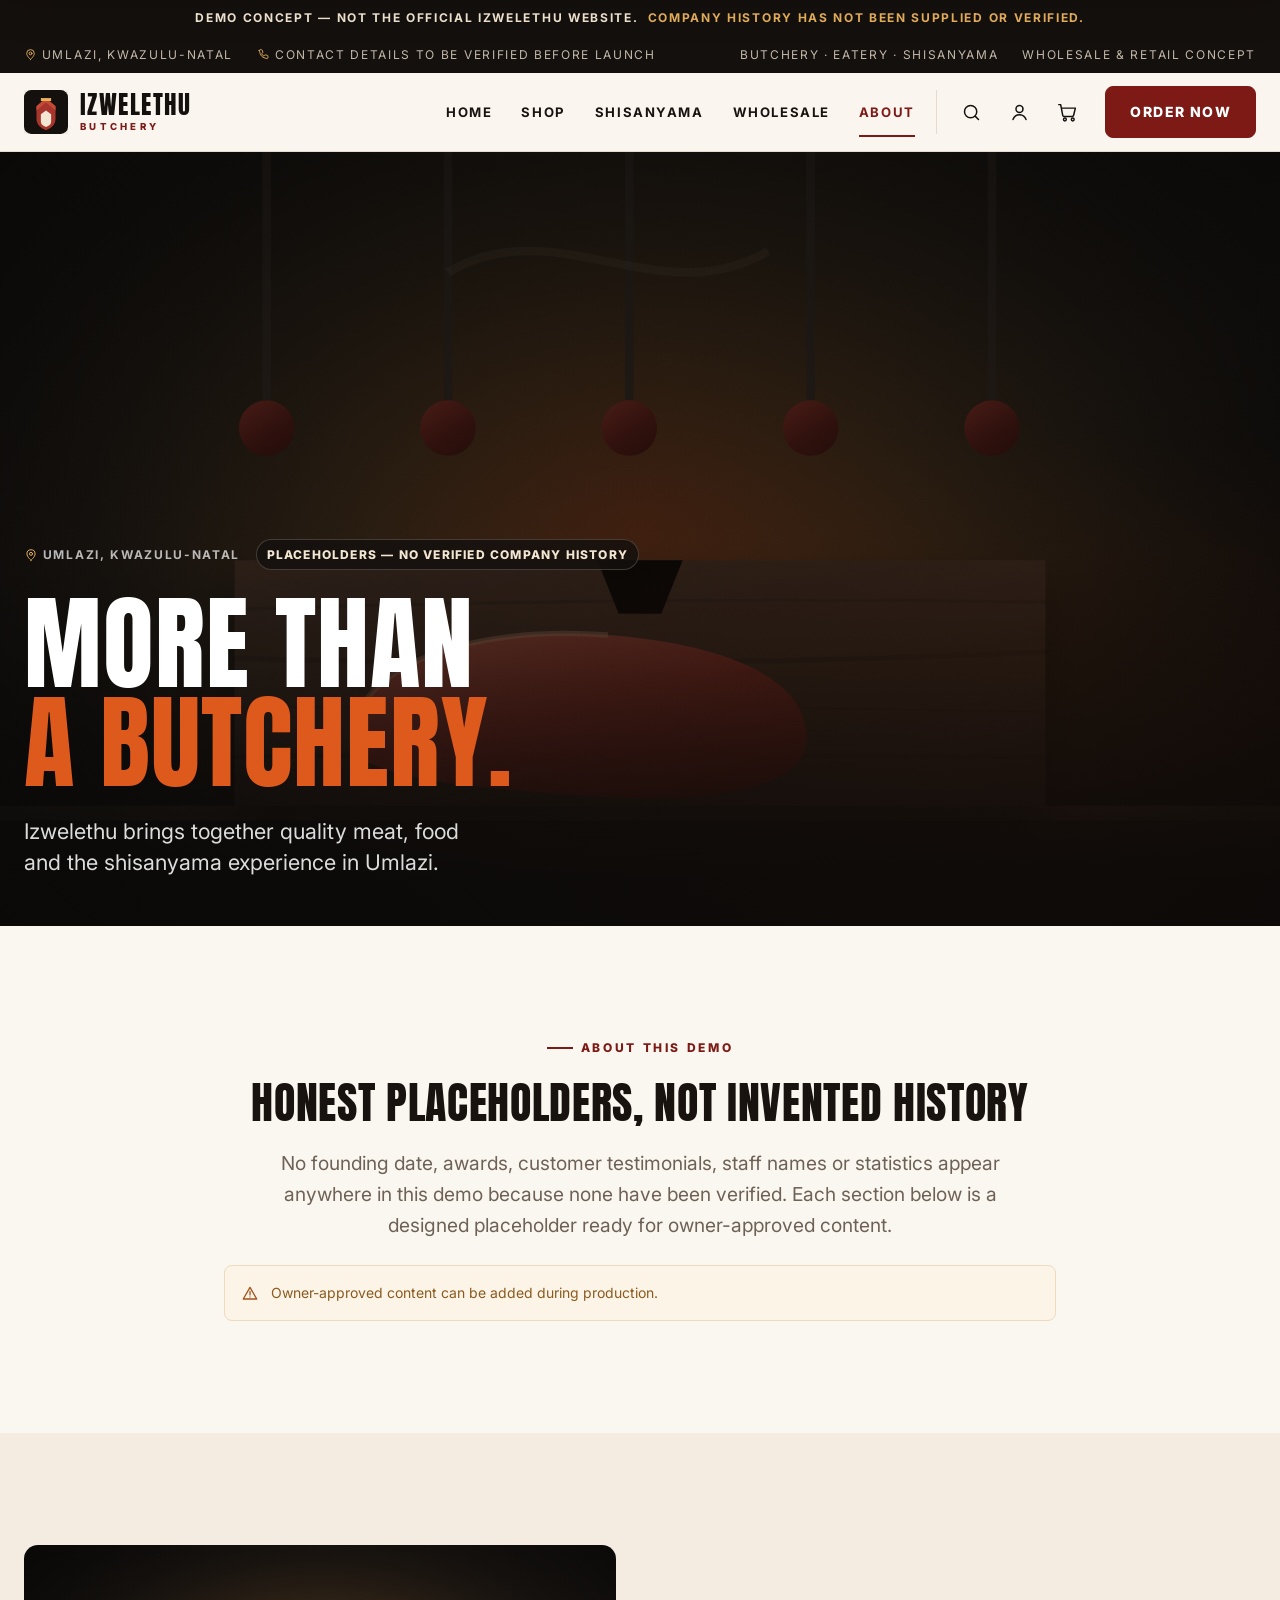
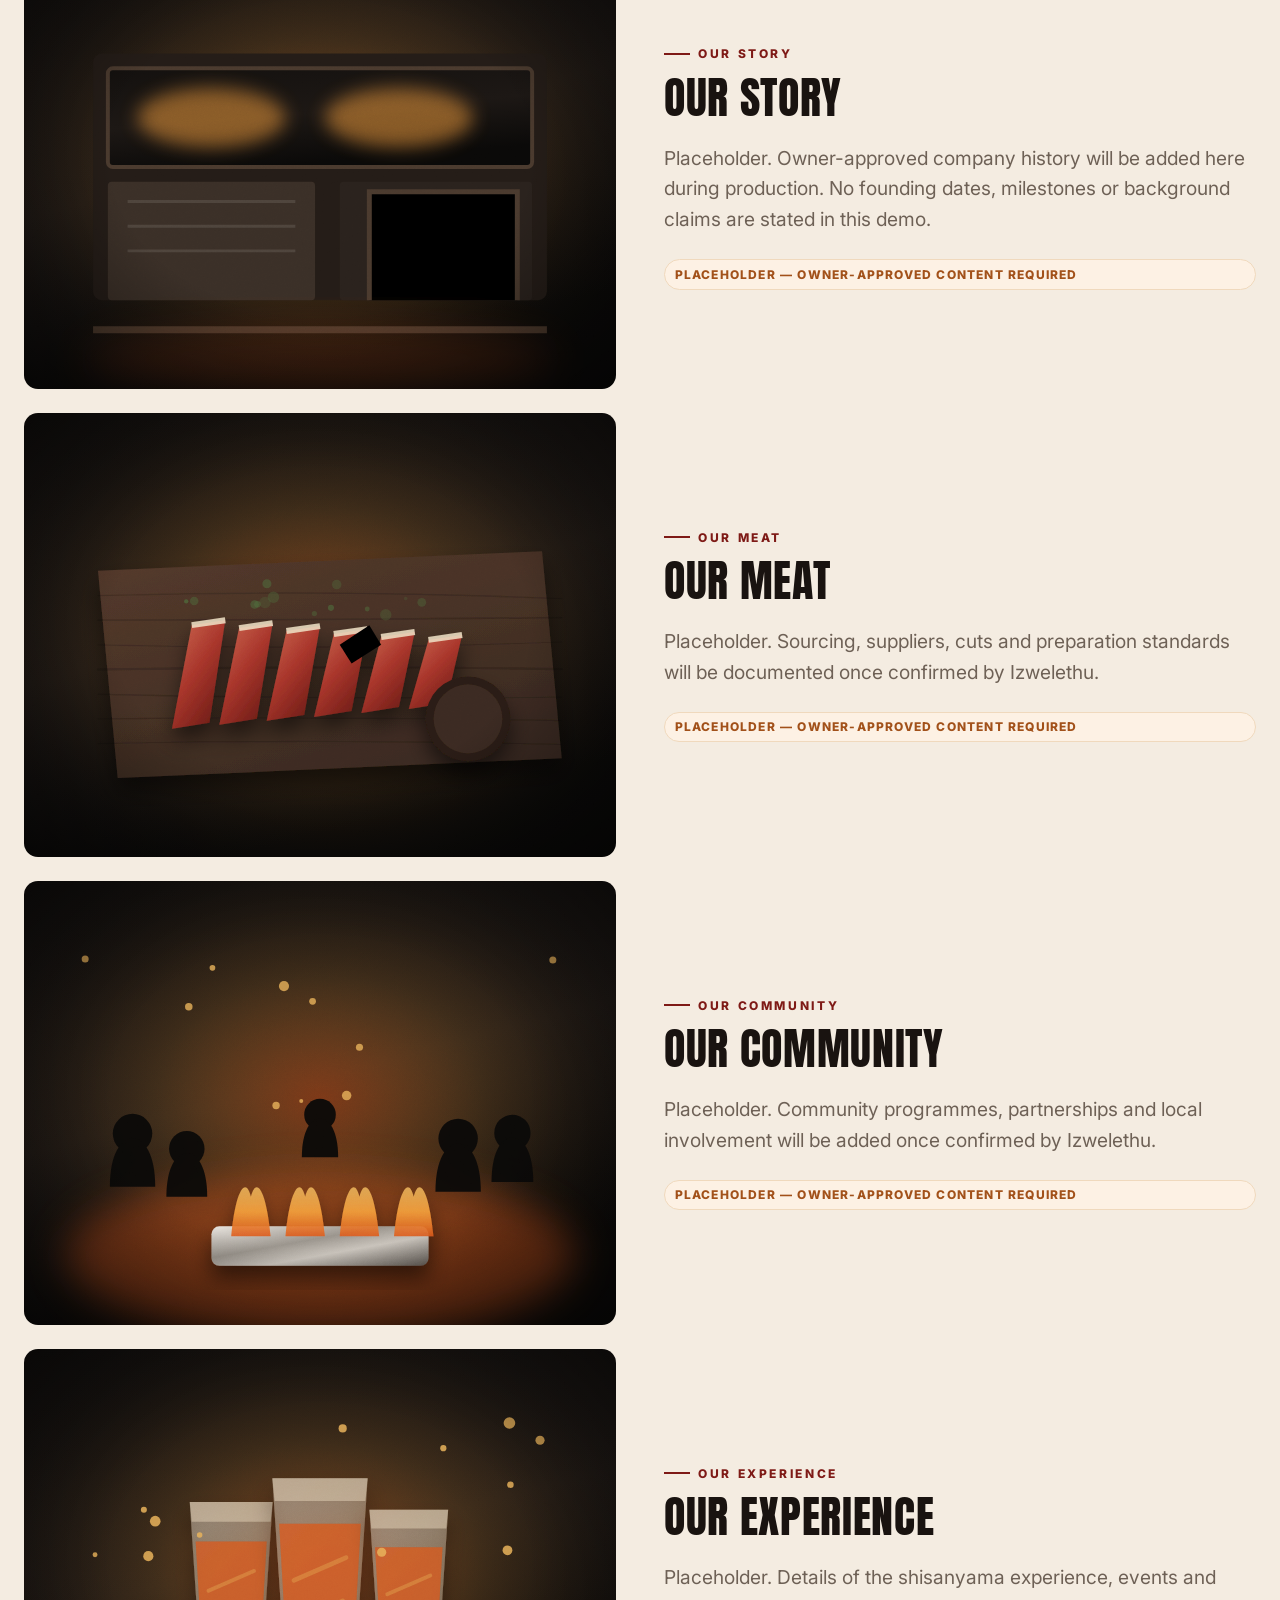
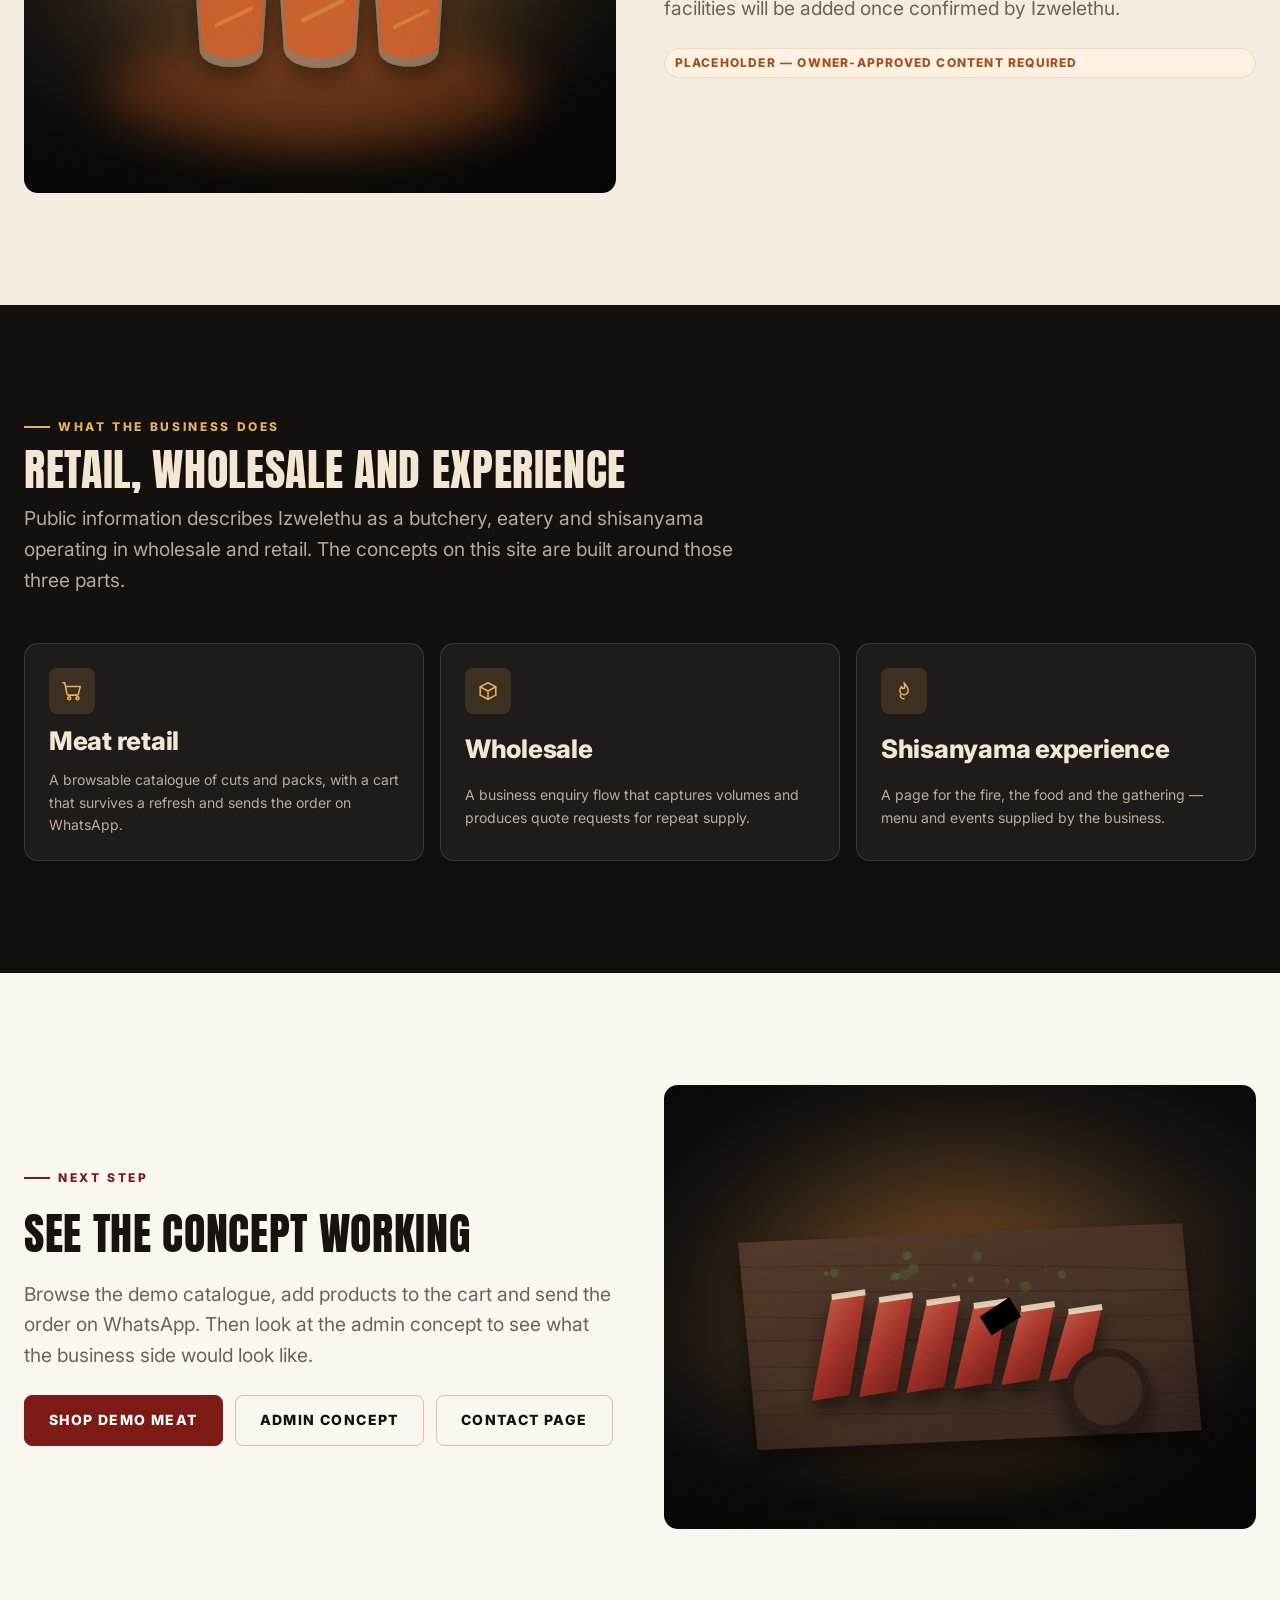
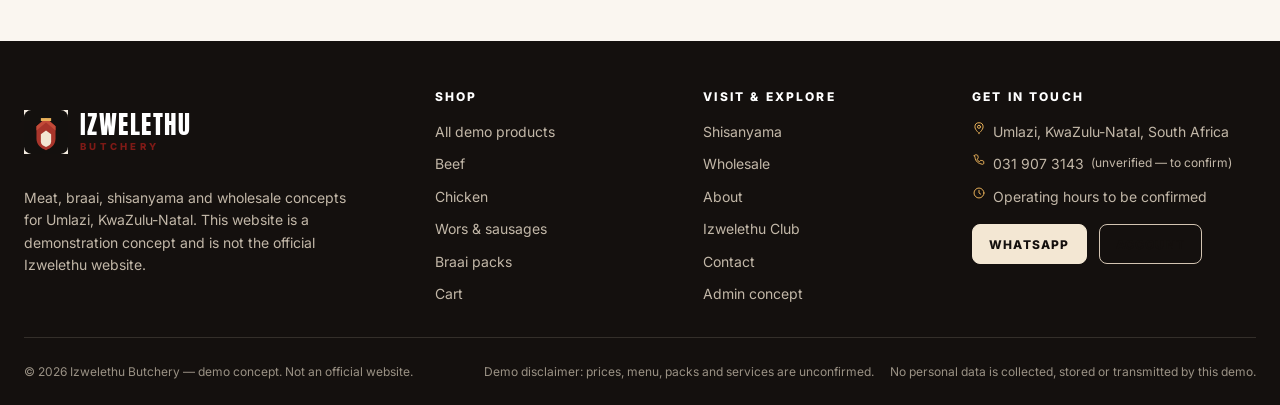
<file: about.html>
<!DOCTYPE html>
<html lang="en-ZA">
<head>
<meta charset="utf-8">
<meta name="viewport" content="width=device-width, initial-scale=1">
<title>About | Izwelethu Butchery Demo Concept</title>
<meta name="description" content="Demo about page for Izwelethu Butchery — placeholders for our story, our meat, our community and our experience in Umlazi, KwaZulu-Natal. Owner-approved content to be added.">
<meta name="robots" content="noindex, nofollow">
<meta name="theme-color" content="#14100E">
<meta property="og:type" content="website">
<meta property="og:site_name" content="Izwelethu Butchery — Demo Concept">
<meta property="og:title" content="About | Izwelethu Butchery Demo Concept">
<meta property="og:description" content="More than a butchery: quality meat, food and the shisanyama experience in Umlazi, KwaZulu-Natal.">
<meta property="og:image" content="assets/images/og-card.svg">
<link rel="icon" href="assets/icons/favicon.svg" type="image/svg+xml">
<link rel="preconnect" href="https://fonts.googleapis.com">
<link rel="preconnect" href="https://fonts.gstatic.com" crossorigin>
<link rel="stylesheet" href="https://fonts.googleapis.com/css2?family=Anton&family=Inter:wght@400;500;700;800&display=swap">
<link rel="stylesheet" href="css/style.css">
<link rel="stylesheet" href="css/responsive.css">
</head>

<body>
<a class="skip-link" href="#main">Skip to content</a>

<p class="demo-ribbon">
  Demo concept — not the official Izwelethu website. &nbsp;<strong>Company history has not been supplied or verified.</strong>
</p>

<div class="topbar">
  <div class="container topbar__inner">
    <ul class="topbar__list">
      <li><svg class="ico" aria-hidden="true"><use href="#ico-pin"></use></svg> Umlazi, KwaZulu-Natal</li>
      <li><svg class="ico" aria-hidden="true"><use href="#ico-phone"></use></svg> Contact details to be verified before launch</li>
    </ul>
    <ul class="topbar__list">
      <li>Butchery &middot; Eatery &middot; Shisanyama</li>
      <li>Wholesale &amp; retail concept</li>
    </ul>
  </div>
</div>

<header class="header">
  <div class="container header__inner">
    <a class="brand" href="index.html" aria-label="Izwelethu Butchery — home">
      <img class="brand__mark" src="assets/logo/izwelethu-mark.svg" alt="" width="44" height="44">
      <span class="brand__text">
        <span class="brand__name">IZWELETHU</span>
        <span class="brand__sub">BUTCHERY</span>
      </span>
    </a>
    <nav class="nav-desktop" data-nav aria-label="Primary navigation">
      <ul class="nav-desktop__list">
        <li><a href="index.html">Home</a></li>
        <li><a href="shop.html">Shop</a></li>
        <li><a href="shisanyama.html">Shisanyama</a></li>
        <li><a href="wholesale.html">Wholesale</a></li>
        <li><a href="about.html">About</a></li>
      </ul>
    </nav>
    <div class="header__actions">
      <button class="icon-btn" type="button" data-search-open aria-label="Search products">
        <svg class="ico" aria-hidden="true"><use href="#ico-search"></use></svg>
      </button>
      <button class="icon-btn" type="button" data-demo-note="Account area is a concept feature — production integration required." aria-label="Account (concept only)">
        <svg class="ico" aria-hidden="true"><use href="#ico-user"></use></svg>
      </button>
      <a class="icon-btn" href="cart.html" aria-label="Cart, empty">
        <svg class="ico" aria-hidden="true"><use href="#ico-cart"></use></svg>
        <span class="cart-count" data-empty="true">0</span>
      </a>
      <button class="icon-btn header__menu-btn" type="button" data-drawer-open aria-label="Open menu" aria-controls="site-drawer">
        <svg class="ico" aria-hidden="true"><use href="#ico-menu"></use></svg>
      </button>
    </div>
    <button class="btn btn--accent header__cta" type="button" data-whatsapp="cart">Order now</button>
  </div>
</header>

<div class="search" id="site-search" aria-hidden="true" role="dialog" aria-label="Search products">
  <div class="container search__inner">
    <div class="search__field">
      <svg class="ico" aria-hidden="true"><use href="#ico-search"></use></svg>
      <input class="search__input" type="search" placeholder="Search ribs, wors, chicken, lamb…" data-search-input aria-label="Search products">
      <button class="icon-btn" type="button" data-search-close aria-label="Close search">
        <svg class="ico" aria-hidden="true"><use href="#ico-close"></use></svg>
      </button>
    </div>
    <p class="search__hint" data-search-hint>Type to search demo products, categories and descriptions. Press / anywhere to open search.</p>
    <div class="search__results" data-search-results></div>
  </div>
</div>

<div class="drawer-backdrop" id="drawer-backdrop"></div>

<aside class="drawer" id="site-drawer" aria-hidden="true" aria-label="Mobile menu">
  <div class="drawer__head">
    <span class="brand__text">
      <span class="brand__name">IZWELETHU</span>
      <span class="brand__sub">BUTCHERY</span>
    </span>
    <button class="icon-btn" type="button" data-drawer-close aria-label="Close menu">
      <svg class="ico" aria-hidden="true"><use href="#ico-close"></use></svg>
    </button>
  </div>
  <nav class="drawer__nav" data-drawer-nav aria-label="Mobile navigation">
    <a href="index.html">Home</a>
    <a href="shop.html">Shop meat</a>
    <a href="shisanyama.html">Shisanyama</a>
    <a href="wholesale.html">Wholesale</a>
    <a href="about.html">About</a>
    <a href="contact.html">Contact</a>
    <a href="loyalty.html">Izwelethu Club</a>
    <a href="cart.html">Cart</a>
  </nav>
  <div class="drawer__foot">
    <button class="btn btn--ember btn--block" type="button" data-whatsapp="cart">Order on WhatsApp</button>
    <a class="btn btn--ghost btn--block" href="shop.html">Shop all demo products</a>
    <p class="drawer__note">Demo concept only. Prices, packs and services shown are not confirmed by Izwelethu Butchery.</p>
  </div>
</aside>

<main id="main">

  <section class="hero on-dark">
    <div class="hero__media">
      <img src="assets/images/about-counter.svg" alt="" fetchpriority="high" width="1200" height="900">
    </div>
    <div class="container hero__inner">
      <div class="hero__meta fade-up">
        <span><svg class="ico" aria-hidden="true"><use href="#ico-pin"></use></svg> Umlazi, KwaZulu-Natal</span>
        <span class="badge badge--dark">Placeholders — no verified company history</span>
      </div>
      <h1 class="hero__title fade-up d1">
        <span>More than</span>
        <span class="accent">a butchery.</span>
      </h1>
      <p class="hero__sub fade-up d2">
        Izwelethu brings together quality meat, food and the shisanyama experience in Umlazi.
      </p>
    </div>
  </section>

  <section class="section">
    <div class="container-narrow stack stack--lg center">
      <span class="eyebrow" style="justify-content:center">About this demo</span>
      <h2>Honest placeholders, not invented history</h2>
      <p class="lede" style="margin-inline:auto">
        No founding date, awards, customer testimonials, staff names or statistics appear anywhere in
        this demo because none have been verified. Each section below is a designed placeholder ready
        for owner-approved content.
      </p>
      <div class="note note--warn" style="text-align:left">
        <svg class="ico" aria-hidden="true"><use href="#ico-alert"></use></svg>
        <span>Owner-approved content can be added during production.</span>
      </div>
    </div>
  </section>

  <section class="section section--alt">
    <div class="container stack stack--lg" id="about-pillars"></div>
  </section>

  <section class="section section--dark on-dark">
    <div class="container">
      <div class="section-head">
        <span class="eyebrow">What the business does</span>
        <h2>Retail, wholesale and experience</h2>
        <p class="lede">
          Public information describes Izwelethu as a butchery, eatery and shisanyama operating in
          wholesale and retail. The concepts on this site are built around those three parts.
        </p>
      </div>

      <div class="feature-grid">
        <article class="feature reveal">
          <span class="feature__icon" aria-hidden="true"><svg class="ico"><use href="#ico-cart"></use></svg></span>
          <h3>Meat retail</h3>
          <p>A browsable catalogue of cuts and packs, with a cart that survives a refresh and sends the order on WhatsApp.</p>
        </article>
        <article class="feature reveal">
          <span class="feature__icon" aria-hidden="true"><svg class="ico"><use href="#ico-box"></use></svg></span>
          <h3>Wholesale</h3>
          <p>A business enquiry flow that captures volumes and produces quote requests for repeat supply.</p>
        </article>
        <article class="feature reveal">
          <span class="feature__icon" aria-hidden="true"><svg class="ico"><use href="#ico-fire"></use></svg></span>
          <h3>Shisanyama experience</h3>
          <p>A page for the fire, the food and the gathering — menu and events supplied by the business.</p>
        </article>
      </div>
    </div>
  </section>

  <section class="section">
    <div class="container split">
      <div class="stack stack--lg">
        <span class="eyebrow">Next step</span>
        <h2>See the concept working</h2>
        <p class="lede">
          Browse the demo catalogue, add products to the cart and send the order on WhatsApp. Then look
          at the admin concept to see what the business side would look like.
        </p>
        <div class="row">
          <a class="btn btn--accent" href="shop.html">Shop demo meat</a>
          <a class="btn btn--ghost" href="admin-demo.html">Admin concept</a>
          <a class="btn btn--ghost" href="contact.html">Contact page</a>
        </div>
      </div>
      <div class="split-media reveal">
        <img src="assets/images/gallery-board.svg" alt="Illustrated placeholder of a cutting board with meat" loading="lazy" width="1200" height="900">
      </div>
    </div>
  </section>

</main>

<footer class="footer">
  <div class="container">
    <div class="footer__grid">
      <div class="stack">
        <a class="brand" href="index.html" style="margin-right:0">
          <img class="brand__mark" src="assets/logo/izwelethu-mark.svg" alt="" width="44" height="44">
          <span class="brand__text">
            <span class="brand__name">IZWELETHU</span>
            <span class="brand__sub">BUTCHERY</span>
          </span>
        </a>
        <p class="footer__about">
          Meat, braai, shisanyama and wholesale concepts for Umlazi, KwaZulu-Natal.
          This website is a demonstration concept and is not the official Izwelethu website.
        </p>
      </div>
      <div>
        <h4>Shop</h4>
        <ul class="footer__list">
          <li><a href="shop.html">All demo products</a></li>
          <li><a href="shop.html?cat=beef">Beef</a></li>
          <li><a href="shop.html?cat=chicken">Chicken</a></li>
          <li><a href="shop.html?cat=wors-sausages">Wors &amp; sausages</a></li>
          <li><a href="shop.html?cat=braai-packs">Braai packs</a></li>
          <li><a href="cart.html">Cart</a></li>
        </ul>
      </div>
      <div>
        <h4>Visit &amp; explore</h4>
        <ul class="footer__list">
          <li><a href="shisanyama.html">Shisanyama</a></li>
          <li><a href="wholesale.html">Wholesale</a></li>
          <li><a href="about.html">About</a></li>
          <li><a href="loyalty.html">Izwelethu Club</a></li>
          <li><a href="contact.html">Contact</a></li>
          <li><a href="admin-demo.html">Admin concept</a></li>
        </ul>
      </div>
      <div>
        <h4>Get in touch</h4>
        <ul class="footer__list">
          <li><svg class="ico" aria-hidden="true"><use href="#ico-pin"></use></svg><span>Umlazi, KwaZulu-Natal, South Africa</span></li>
          <li>
            <svg class="ico" aria-hidden="true"><use href="#ico-phone"></use></svg>
            <a href="tel:+27319073143">031 907 3143</a>
            <span class="tiny">(unverified — to confirm)</span>
          </li>
          <li><svg class="ico" aria-hidden="true"><use href="#ico-clock"></use></svg><span>Operating hours to be confirmed</span></li>
        </ul>
        <div class="row" style="margin-top:var(--sp-4)">
          <button class="btn btn--cream btn--sm" type="button" data-whatsapp="enquiry">WhatsApp</button>
          <button class="btn btn--ghost btn--sm" type="button" data-demo-note="Account area is a concept feature — production integration required.">Account</button>
        </div>
      </div>
    </div>
    <div class="footer__bottom">
      <p style="margin:0">&copy; <span data-year>2026</span> Izwelethu Butchery — demo concept. Not an official website.</p>
      <ul class="footer__legal">
        <li>Demo disclaimer: prices, menu, packs and services are unconfirmed.</li>
        <li>No personal data is collected, stored or transmitted by this demo.</li>
      </ul>
    </div>
  </div>
</footer>

<nav class="bottom-nav" aria-label="Quick navigation">
  <a class="bottom-nav__item" href="index.html"><svg class="ico" aria-hidden="true"><use href="#ico-fire"></use></svg>Home</a>
  <a class="bottom-nav__item" href="shop.html"><svg class="ico" aria-hidden="true"><use href="#ico-cart"></use></svg>Shop</a>
  <a class="bottom-nav__item" href="shisanyama.html"><svg class="ico" aria-hidden="true"><use href="#ico-sparkle"></use></svg>Braai</a>
  <a class="bottom-nav__item" href="cart.html"><svg class="ico" aria-hidden="true"><use href="#ico-box"></use></svg>Cart</a>
  <button class="bottom-nav__item" type="button" data-drawer-open><svg class="ico" aria-hidden="true"><use href="#ico-menu"></use></svg>More</button>
</nav>

<div class="sticky-cta">
  <button class="btn btn--ember btn--block" type="button" data-whatsapp="cart">
    <svg class="ico" aria-hidden="true"><use href="#ico-whatsapp"></use></svg>
    Order on WhatsApp
  </button>
</div>

<div class="toast-stack" role="status" aria-live="polite"></div>

<script src="js/demo-data.js" defer></script>
<script src="js/products.js" defer></script>
<script src="js/app.js" defer></script>
<script src="js/cart.js" defer></script>
<script src="js/whatsapp.js" defer></script>
<script src="js/filters.js" defer></script>
<script>
document.addEventListener('DOMContentLoaded', function () {
  var year = document.querySelector('[data-year]');
  if (year) year.textContent = String(new Date().getFullYear());

  document.getElementById('about-pillars').innerHTML = IZWELETHU.about.pillars.map(function (pillar) {
    return '<article class="split reveal">' +
      '<div class="split-media">' +
        '<img src="' + pillar.image + '" alt="Illustrated placeholder for ' + pillar.title + '" loading="lazy" width="1200" height="900">' +
      '</div>' +
      '<div class="stack stack--lg">' +
        '<div class="stack">' +
          '<span class="eyebrow">' + pillar.title + '</span>' +
          '<h2>' + pillar.title + '</h2>' +
        '</div>' +
        '<p class="lede">' + pillar.text + '</p>' +
        '<span class="badge badge--demo">Placeholder — owner-approved content required</span>' +
      '</div>' +
    '</article>';
  }).join('');

  UI.initReveal();
});
</script>
</body>
</html>
</file>
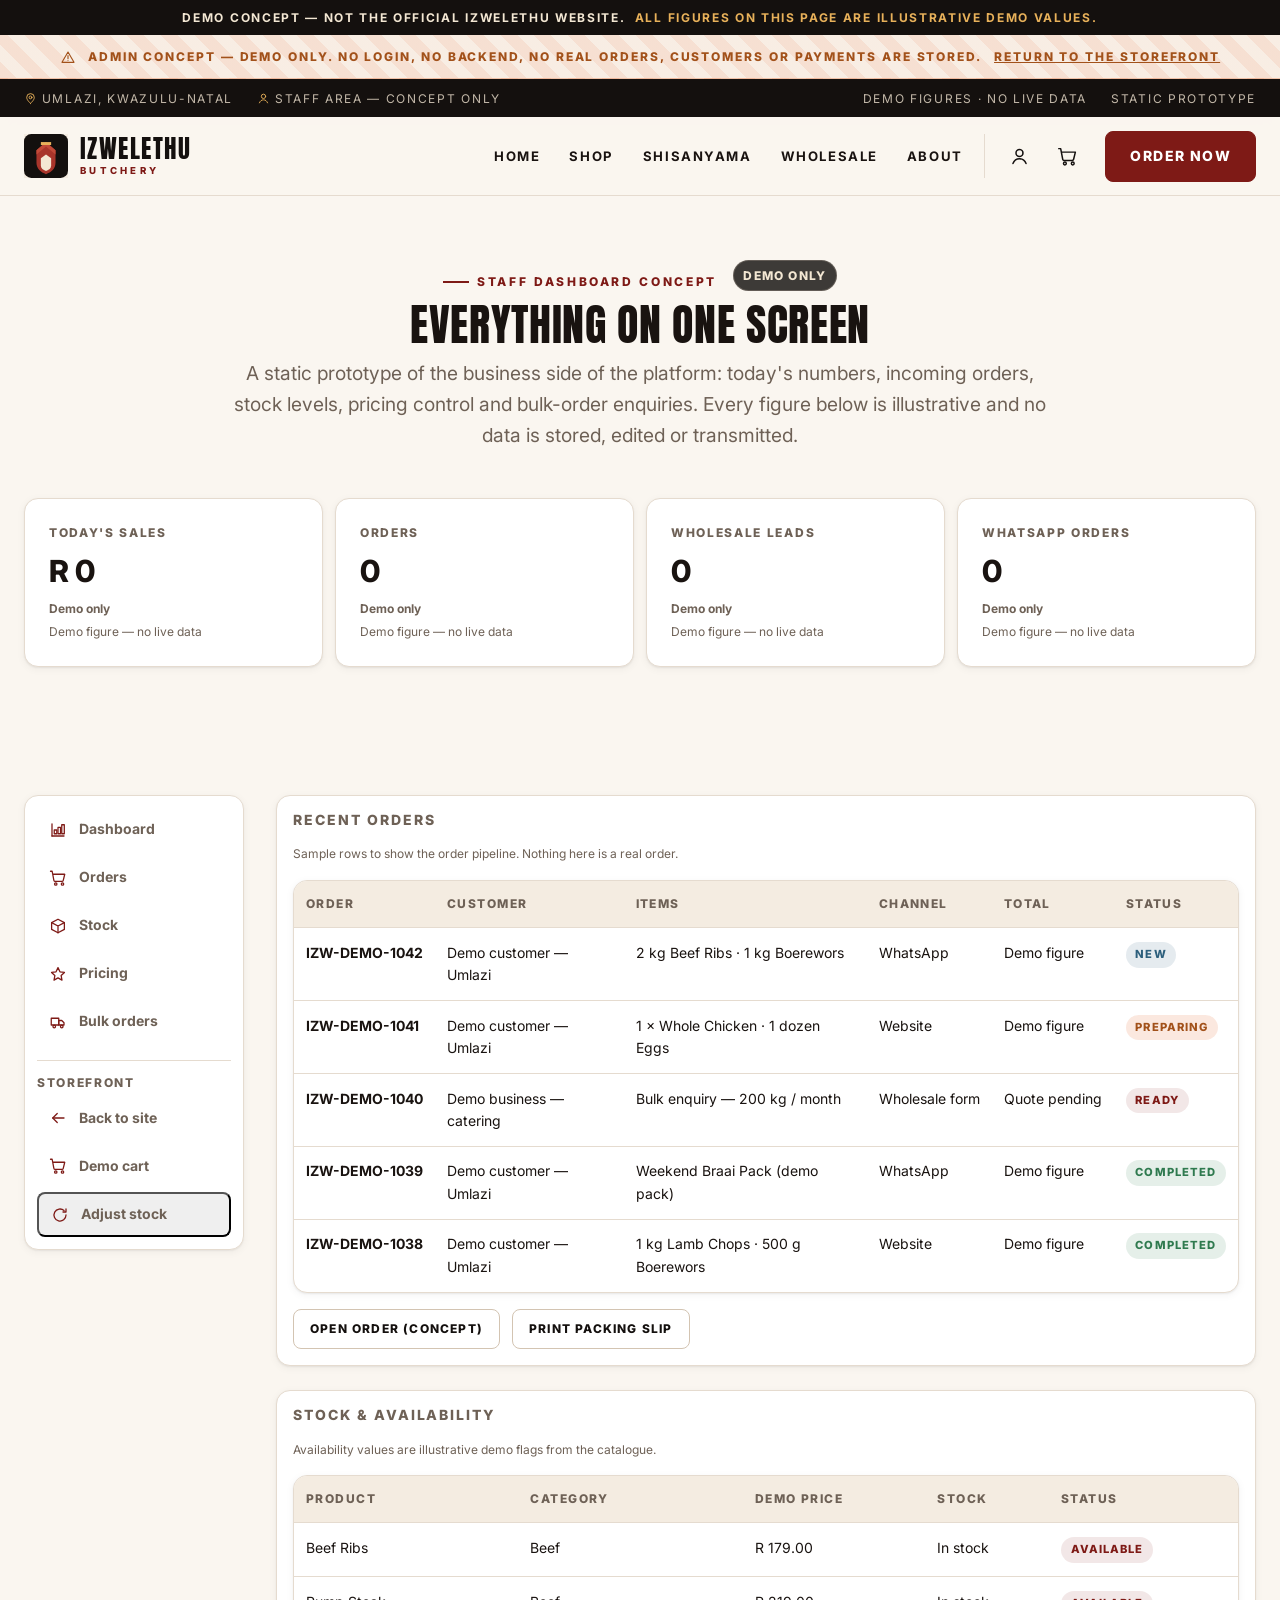
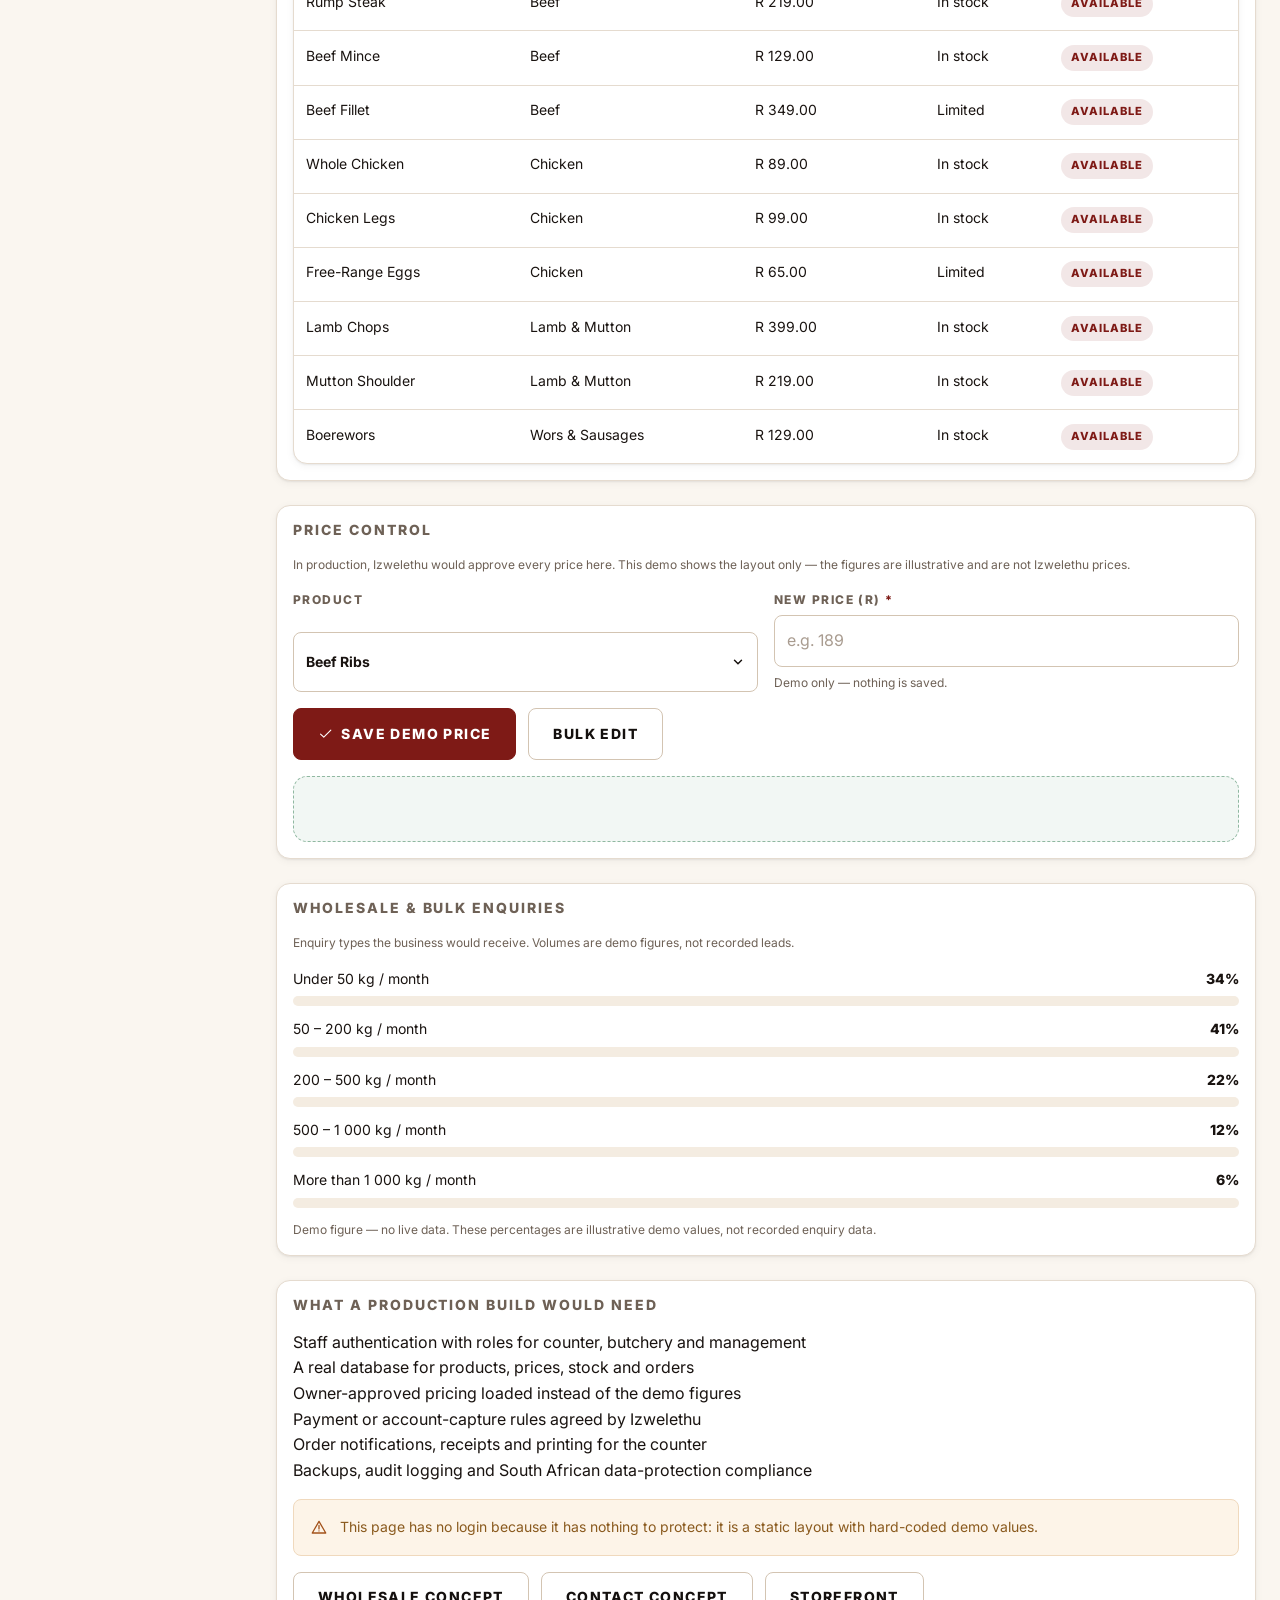
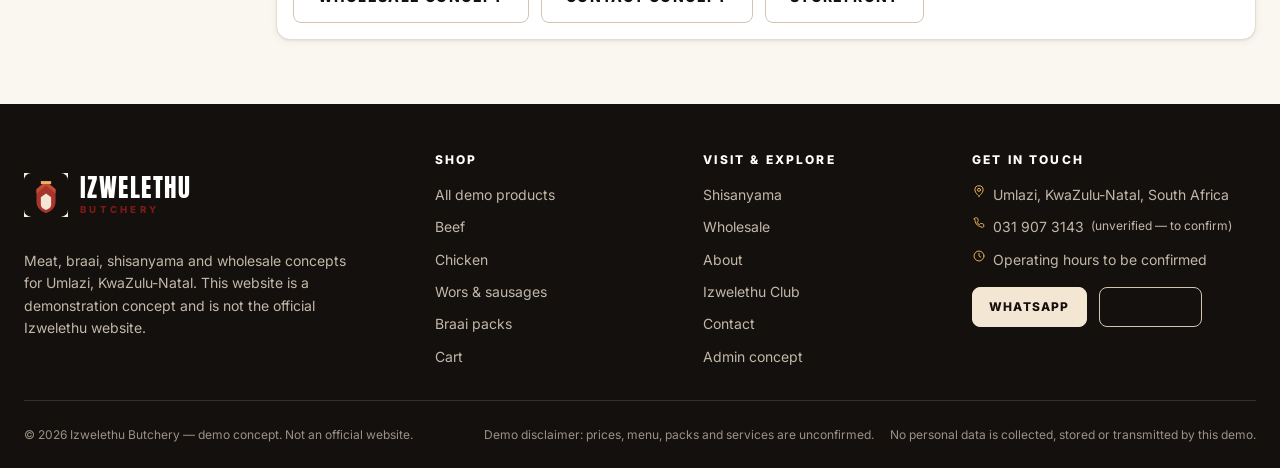
<file: admin-demo.html>
<!DOCTYPE html>
<html lang="en-ZA">
<head>
<meta charset="utf-8">
<meta name="viewport" content="width=device-width, initial-scale=1">
<title>Admin Concept | Izwelethu Butchery Demo</title>
<meta name="description" content="Static admin dashboard concept for the Izwelethu Butchery demo: illustrative KPIs, sample order table, stock and pricing views and a bulk-order list. Demo only — no real data, login or backend.">
<meta name="robots" content="noindex, nofollow">
<meta name="theme-color" content="#14100E">
<meta property="og:type" content="website">
<meta property="og:site_name" content="Izwelethu Butchery — Demo Concept">
<meta property="og:title" content="Admin Concept | Izwelethu Butchery Demo">
<meta property="og:description" content="How the business side could work. Demo figures only — no real data is stored.">
<meta property="og:image" content="assets/images/og-card.svg">
<link rel="icon" href="assets/icons/favicon.svg" type="image/svg+xml">
<link rel="preconnect" href="https://fonts.googleapis.com">
<link rel="preconnect" href="https://fonts.gstatic.com" crossorigin>
<link rel="stylesheet" href="https://fonts.googleapis.com/css2?family=Anton&family=Inter:wght@400;500;700;800&display=swap">
<link rel="stylesheet" href="css/style.css">
<link rel="stylesheet" href="css/responsive.css">
</head>

<body>
<a class="skip-link" href="#main">Skip to content</a>

<p class="demo-ribbon">
  Demo concept — not the official Izwelethu website. &nbsp;<strong>All figures on this page are illustrative demo values.</strong>
</p>

<p class="admin-banner">
  <svg class="ico" aria-hidden="true"><use href="#ico-alert"></use></svg>
  Admin concept — demo only. No login, no backend, no real orders, customers or payments are stored.
  <a href="index.html" style="text-decoration:underline">Return to the storefront</a>
</p>

<div class="topbar">
  <div class="container topbar__inner">
    <ul class="topbar__list">
      <li><svg class="ico" aria-hidden="true"><use href="#ico-pin"></use></svg> Umlazi, KwaZulu-Natal</li>
      <li><svg class="ico" aria-hidden="true"><use href="#ico-user"></use></svg> Staff area — concept only</li>
    </ul>
    <ul class="topbar__list">
      <li>Demo figures · no live data</li>
      <li>Static prototype</li>
    </ul>
  </div>
</div>

<header class="header">
  <div class="container header__inner">
    <a class="brand" href="index.html" aria-label="Izwelethu Butchery — home">
      <img class="brand__mark" src="assets/logo/izwelethu-mark.svg" alt="" width="44" height="44">
      <span class="brand__text">
        <span class="brand__name">IZWELETHU</span>
        <span class="brand__sub">BUTCHERY</span>
      </span>
    </a>
    <nav class="nav-desktop" data-nav aria-label="Primary navigation">
      <ul class="nav-desktop__list">
        <li><a href="index.html">Home</a></li>
        <li><a href="shop.html">Shop</a></li>
        <li><a href="shisanyama.html">Shisanyama</a></li>
        <li><a href="wholesale.html">Wholesale</a></li>
        <li><a href="about.html">About</a></li>
      </ul>
    </nav>
    <div class="header__actions">
      <button class="icon-btn" type="button" data-demo-note="Staff accounts are a concept feature — production authentication would be required." aria-label="Staff account (concept only)">
        <svg class="ico" aria-hidden="true"><use href="#ico-user"></use></svg>
      </button>
      <a class="icon-btn" href="cart.html" aria-label="Cart, empty">
        <svg class="ico" aria-hidden="true"><use href="#ico-cart"></use></svg>
        <span class="cart-count" data-empty="true">0</span>
      </a>
      <button class="icon-btn header__menu-btn" type="button" data-drawer-open aria-label="Open menu" aria-controls="site-drawer">
        <svg class="ico" aria-hidden="true"><use href="#ico-menu"></use></svg>
      </button>
    </div>
    <button class="btn btn--accent header__cta" type="button" data-whatsapp="cart">Order now</button>
  </div>
</header>

<div class="drawer-backdrop" id="drawer-backdrop"></div>

<aside class="drawer" id="site-drawer" aria-hidden="true" aria-label="Mobile menu">
  <div class="drawer__head">
    <span class="brand__text">
      <span class="brand__name">IZWELETHU</span>
      <span class="brand__sub">BUTCHERY</span>
    </span>
    <button class="icon-btn" type="button" data-drawer-close aria-label="Close menu">
      <svg class="ico" aria-hidden="true"><use href="#ico-close"></use></svg>
    </button>
  </div>
  <nav class="drawer__nav" data-drawer-nav aria-label="Mobile navigation">
    <a href="index.html">Home</a>
    <a href="shop.html">Shop meat</a>
    <a href="shisanyama.html">Shisanyama</a>
    <a href="wholesale.html">Wholesale</a>
    <a href="about.html">About</a>
    <a href="contact.html">Contact</a>
    <a href="loyalty.html">Izwelethu Club</a>
    <a href="cart.html">Cart</a>
    <a href="admin-demo.html">Admin concept</a>
  </nav>
  <div class="drawer__foot">
    <button class="btn btn--ember btn--block" type="button" data-whatsapp="cart">Order on WhatsApp</button>
    <a class="btn btn--ghost btn--block" href="shop.html">Shop all demo products</a>
    <p class="drawer__note">Demo concept only. Prices, packs and services shown are not confirmed by Izwelethu Butchery.</p>
  </div>
</aside>

<main id="main">

  <section class="section section--tight">
    <div class="container">
      <div class="section-head">
        <div class="section-head__top section-head__top--center">
          <span class="eyebrow">Staff dashboard concept</span>
          <span class="badge badge--dark">Demo only</span>
        </div>
        <h1 class="h2" style="text-align:center">Everything on one screen</h1>
        <p class="lede" style="text-align:center;margin-inline:auto;max-width:70ch">
          A static prototype of the business side of the platform: today's numbers, incoming orders,
          stock levels, pricing control and bulk-order enquiries. Every figure below is illustrative
          and no data is stored, edited or transmitted.
        </p>
      </div>

      <div class="kpi-grid" data-admin-kpis></div>
    </div>
  </section>

  <section class="section section--tight">
    <div class="container admin-layout">

      <nav class="admin-nav" aria-label="Admin sections">
        <a href="#kpis"><svg class="ico" aria-hidden="true"><use href="#ico-chart"></use></svg>Dashboard</a>
        <a href="#orders"><svg class="ico" aria-hidden="true"><use href="#ico-cart"></use></svg>Orders</a>
        <a href="#stock"><svg class="ico" aria-hidden="true"><use href="#ico-box"></use></svg>Stock</a>
        <a href="#pricing"><svg class="ico" aria-hidden="true"><use href="#ico-star"></use></svg>Pricing</a>
        <a href="#bulk"><svg class="ico" aria-hidden="true"><use href="#ico-truck"></use></svg>Bulk orders</a>
        <p class="admin-nav__sep">Storefront</p>
        <a href="index.html"><svg class="ico" aria-hidden="true"><use href="#ico-arrow-left"></use></svg>Back to site</a>
        <a href="cart.html"><svg class="ico" aria-hidden="true"><use href="#ico-cart"></use></svg>Demo cart</a>
        <button type="button" data-demo-note="Stock adjustments are a concept feature — production would write to a real inventory system.">
          <svg class="ico" aria-hidden="true"><use href="#ico-refresh"></use></svg>Adjust stock
        </button>
      </nav>

      <div class="stack stack--lg">

        <div class="admin-panel" id="orders">
          <h3>Recent orders</h3>
          <p class="admin-panel__note">Sample rows to show the order pipeline. Nothing here is a real order.</p>
          <div class="table-wrap">
            <table class="data">
              <caption class="visually-hidden">Sample demo orders</caption>
              <thead>
                <tr>
                  <th scope="col">Order</th>
                  <th scope="col">Customer</th>
                  <th scope="col">Items</th>
                  <th scope="col">Channel</th>
                  <th scope="col">Total</th>
                  <th scope="col">Status</th>
                </tr>
              </thead>
              <tbody data-admin-orders></tbody>
            </table>
          </div>
          <div class="row">
            <button class="btn btn--ghost btn--sm" type="button" data-demo-note="Order fulfilment is a concept feature — production would connect to a real order system.">
              Open order (concept)
            </button>
            <button class="btn btn--ghost btn--sm" type="button" data-demo-note="Printing is a concept feature — production would print from a connected till or printer.">
              Print packing slip
            </button>
          </div>
        </div>

        <div class="admin-panel" id="stock">
          <h3>Stock &amp; availability</h3>
          <p class="admin-panel__note">Availability values are illustrative demo flags from the catalogue.</p>
          <div class="table-wrap">
            <table class="data">
              <caption class="visually-hidden">Illustrative demo stock levels</caption>
              <thead>
                <tr>
                  <th scope="col">Product</th>
                  <th scope="col">Category</th>
                  <th scope="col">Demo price</th>
                  <th scope="col">Stock</th>
                  <th scope="col">Status</th>
                </tr>
              </thead>
              <tbody data-admin-stock></tbody>
            </table>
          </div>
        </div>

        <div class="admin-panel" id="pricing">
          <h3>Price control</h3>
          <p class="admin-panel__note">
            In production, Izwelethu would approve every price here. This demo shows the layout only —
            the figures are illustrative and are not Izwelethu prices.
          </p>
          <form data-demo-form data-success-target="admin-success" data-ref-prefix="IZW-ADM"
            data-success-message="This demo form was captured in your browser only. No price was changed and nothing was saved or sent to any system.">
            <div class="form-grid form-grid--2">
              <div class="field">
                <label class="field-label" for="ad-product">Product</label>
                <select class="select" id="ad-product" name="product" data-admin-product-select></select>
              </div>
              <div class="field">
                <label class="field-label" for="ad-price">New price (R) <span class="req">*</span></label>
                <input class="input" id="ad-price" name="price" type="number" min="0" step="1" required placeholder="e.g. 189">
                <p class="field__hint">Demo only — nothing is saved.</p>
              </div>
            </div>
            <div class="row" style="margin-top:var(--sp-4)">
              <button class="btn btn--accent" type="submit">
                <svg class="ico" aria-hidden="true"><use href="#ico-check"></use></svg>
                Save demo price
              </button>
              <button class="btn btn--ghost" type="button" data-demo-note="Bulk price editing is a concept feature — production would require staff permissions.">
                Bulk edit
              </button>
            </div>
          </form>
          <div class="form-success" id="admin-success" hidden></div>
        </div>

        <div class="admin-panel" id="bulk">
          <h3>Wholesale &amp; bulk enquiries</h3>
          <p class="admin-panel__note">
            Enquiry types the business would receive. Volumes are demo figures, not recorded leads.
          </p>
          <div class="bar-chart" data-admin-bulk></div>
        </div>

        <div class="admin-panel">
          <h3>What a production build would need</h3>
          <ul class="spec-list">
            <li>Staff authentication with roles for counter, butchery and management</li>
            <li>A real database for products, prices, stock and orders</li>
            <li>Owner-approved pricing loaded instead of the demo figures</li>
            <li>Payment or account-capture rules agreed by Izwelethu</li>
            <li>Order notifications, receipts and printing for the counter</li>
            <li>Backups, audit logging and South African data-protection compliance</li>
          </ul>
          <div class="note note--warn">
            <svg class="ico" aria-hidden="true"><use href="#ico-alert"></use></svg>
            <span>
              This page has no login because it has nothing to protect: it is a static layout with
              hard-coded demo values.
            </span>
          </div>
          <div class="row">
            <a class="btn btn--ghost" href="wholesale.html">Wholesale concept</a>
            <a class="btn btn--ghost" href="contact.html">Contact concept</a>
            <a class="btn btn--ghost" href="shop.html">Storefront</a>
          </div>
        </div>

      </div>
    </div>
  </section>

</main>

<footer class="footer">
  <div class="container">
    <div class="footer__grid">
      <div class="stack">
        <a class="brand" href="index.html" style="margin-right:0">
          <img class="brand__mark" src="assets/logo/izwelethu-mark.svg" alt="" width="44" height="44">
          <span class="brand__text">
            <span class="brand__name">IZWELETHU</span>
            <span class="brand__sub">BUTCHERY</span>
          </span>
        </a>
        <p class="footer__about">
          Meat, braai, shisanyama and wholesale concepts for Umlazi, KwaZulu-Natal.
          This website is a demonstration concept and is not the official Izwelethu website.
        </p>
      </div>
      <div>
        <h4>Shop</h4>
        <ul class="footer__list">
          <li><a href="shop.html">All demo products</a></li>
          <li><a href="shop.html?cat=beef">Beef</a></li>
          <li><a href="shop.html?cat=chicken">Chicken</a></li>
          <li><a href="shop.html?cat=wors-sausages">Wors &amp; sausages</a></li>
          <li><a href="shop.html?cat=braai-packs">Braai packs</a></li>
          <li><a href="cart.html">Cart</a></li>
        </ul>
      </div>
      <div>
        <h4>Visit &amp; explore</h4>
        <ul class="footer__list">
          <li><a href="shisanyama.html">Shisanyama</a></li>
          <li><a href="wholesale.html">Wholesale</a></li>
          <li><a href="about.html">About</a></li>
          <li><a href="loyalty.html">Izwelethu Club</a></li>
          <li><a href="contact.html">Contact</a></li>
          <li><a href="admin-demo.html">Admin concept</a></li>
        </ul>
      </div>
      <div>
        <h4>Get in touch</h4>
        <ul class="footer__list">
          <li><svg class="ico" aria-hidden="true"><use href="#ico-pin"></use></svg><span>Umlazi, KwaZulu-Natal, South Africa</span></li>
          <li>
            <svg class="ico" aria-hidden="true"><use href="#ico-phone"></use></svg>
            <a href="tel:+27319073143">031 907 3143</a>
            <span class="tiny">(unverified — to confirm)</span>
          </li>
          <li><svg class="ico" aria-hidden="true"><use href="#ico-clock"></use></svg><span>Operating hours to be confirmed</span></li>
        </ul>
        <div class="row" style="margin-top:var(--sp-4)">
          <button class="btn btn--cream btn--sm" type="button" data-whatsapp="enquiry">WhatsApp</button>
          <button class="btn btn--ghost btn--sm" type="button" data-demo-note="Account area is a concept feature — production integration required.">Account</button>
        </div>
      </div>
    </div>
    <div class="footer__bottom">
      <p style="margin:0">&copy; <span data-year>2026</span> Izwelethu Butchery — demo concept. Not an official website.</p>
      <ul class="footer__legal">
        <li>Demo disclaimer: prices, menu, packs and services are unconfirmed.</li>
        <li>No personal data is collected, stored or transmitted by this demo.</li>
      </ul>
    </div>
  </div>
</footer>

<div class="toast-stack" role="status" aria-live="polite"></div>

<script src="js/demo-data.js" defer></script>
<script src="js/products.js" defer></script>
<script src="js/app.js" defer></script>
<script src="js/cart.js" defer></script>
<script src="js/whatsapp.js" defer></script>
<script>
document.addEventListener('DOMContentLoaded', function () {
  var year = document.querySelector('[data-year]');
  if (year) year.textContent = String(new Date().getFullYear());

  var A = IZWELETHU.admin;
  var P = Products;
  var esc = UI.escapeHtml;

  UI.renderInto('[data-admin-kpis]', A.kpis.map(function (kpi) {
    return '<article class="kpi">' +
      '<span class="kpi__label">' + esc(kpi.label) + '</span>' +
      '<strong class="kpi__value">' + esc(kpi.value) + '</strong>' +
      '<span class="kpi__trend is-demo">' + esc(kpi.trend) + '</span>' +
      '<span class="tiny muted">' + esc(kpi.sub) + '</span>' +
    '</article>';
  }).join(''));

  UI.renderInto('[data-admin-orders]', A.orders.map(function (order) {
    return '<tr>' +
      '<td class="nowrap strong">' + esc(order.id) + '</td>' +
      '<td>' + esc(order.customer) + '</td>' +
      '<td>' + esc(order.items) + '</td>' +
      '<td class="nowrap">' + esc(order.channel) + '</td>' +
      '<td class="nowrap">' + esc(order.total) + '</td>' +
      '<td class="nowrap"><span class="status status--' + esc(order.status) + '">' +
        esc(A.statusLabels[order.status] || order.status) + '</span></td>' +
    '</tr>';
  }).join(''));

  UI.renderInto('[data-admin-stock]', P.all().slice(0, 10).map(function (product) {
    var out = product.available === false;
    return '<tr>' +
      '<td><a href="' + P.productUrl(product.id) + '">' + esc(product.name) + '</a></td>' +
      '<td class="nowrap">' + esc(P.categoryName(product.category)) + '</td>' +
      '<td class="nowrap">' + (product.price ? esc(P.formatPrice(product.price)) : 'Price to be confirmed') + '</td>' +
      '<td class="nowrap">' + esc(product.stock || 'Demo stock') + '</td>' +
      '<td class="nowrap"><span class="status ' + (out ? 'status--inactive' : 'status--ready') + '">' +
        (out ? 'Unavailable' : 'Available') + '</span></td>' +
    '</tr>';
  }).join(''));

  UI.renderInto('[data-admin-product-select]', P.all().map(function (product) {
    return '<option value="' + esc(product.id) + '">' + esc(product.name) + '</option>';
  }).join(''));

  var bulk = [
    { label: 'Under 50 kg / month', value: 34 },
    { label: '50 – 200 kg / month', value: 41 },
    { label: '200 – 500 kg / month', value: 22 },
    { label: '500 – 1 000 kg / month', value: 12 },
    { label: 'More than 1 000 kg / month', value: 6 }
  ];

  UI.renderInto('[data-admin-bulk]', bulk.map(function (row) {
    return '<div class="bar-row">' +
      '<div class="bar-row__top"><span>' + esc(row.label) + '</span>' +
      '<span class="bar-row__value">' + row.value + '%</span></div>' +
      '<div class="bar-row__track"><span class="bar-row__fill" style="width:' + row.value + '%"></span></div>' +
    '</div>';
  }).join('') +
  '<p class="admin-panel__note">' + esc(A.analytics.leadsNote) +
  ' These percentages are illustrative demo values, not recorded enquiry data.</p>');
});
</script>
</body>
</html>
</file>
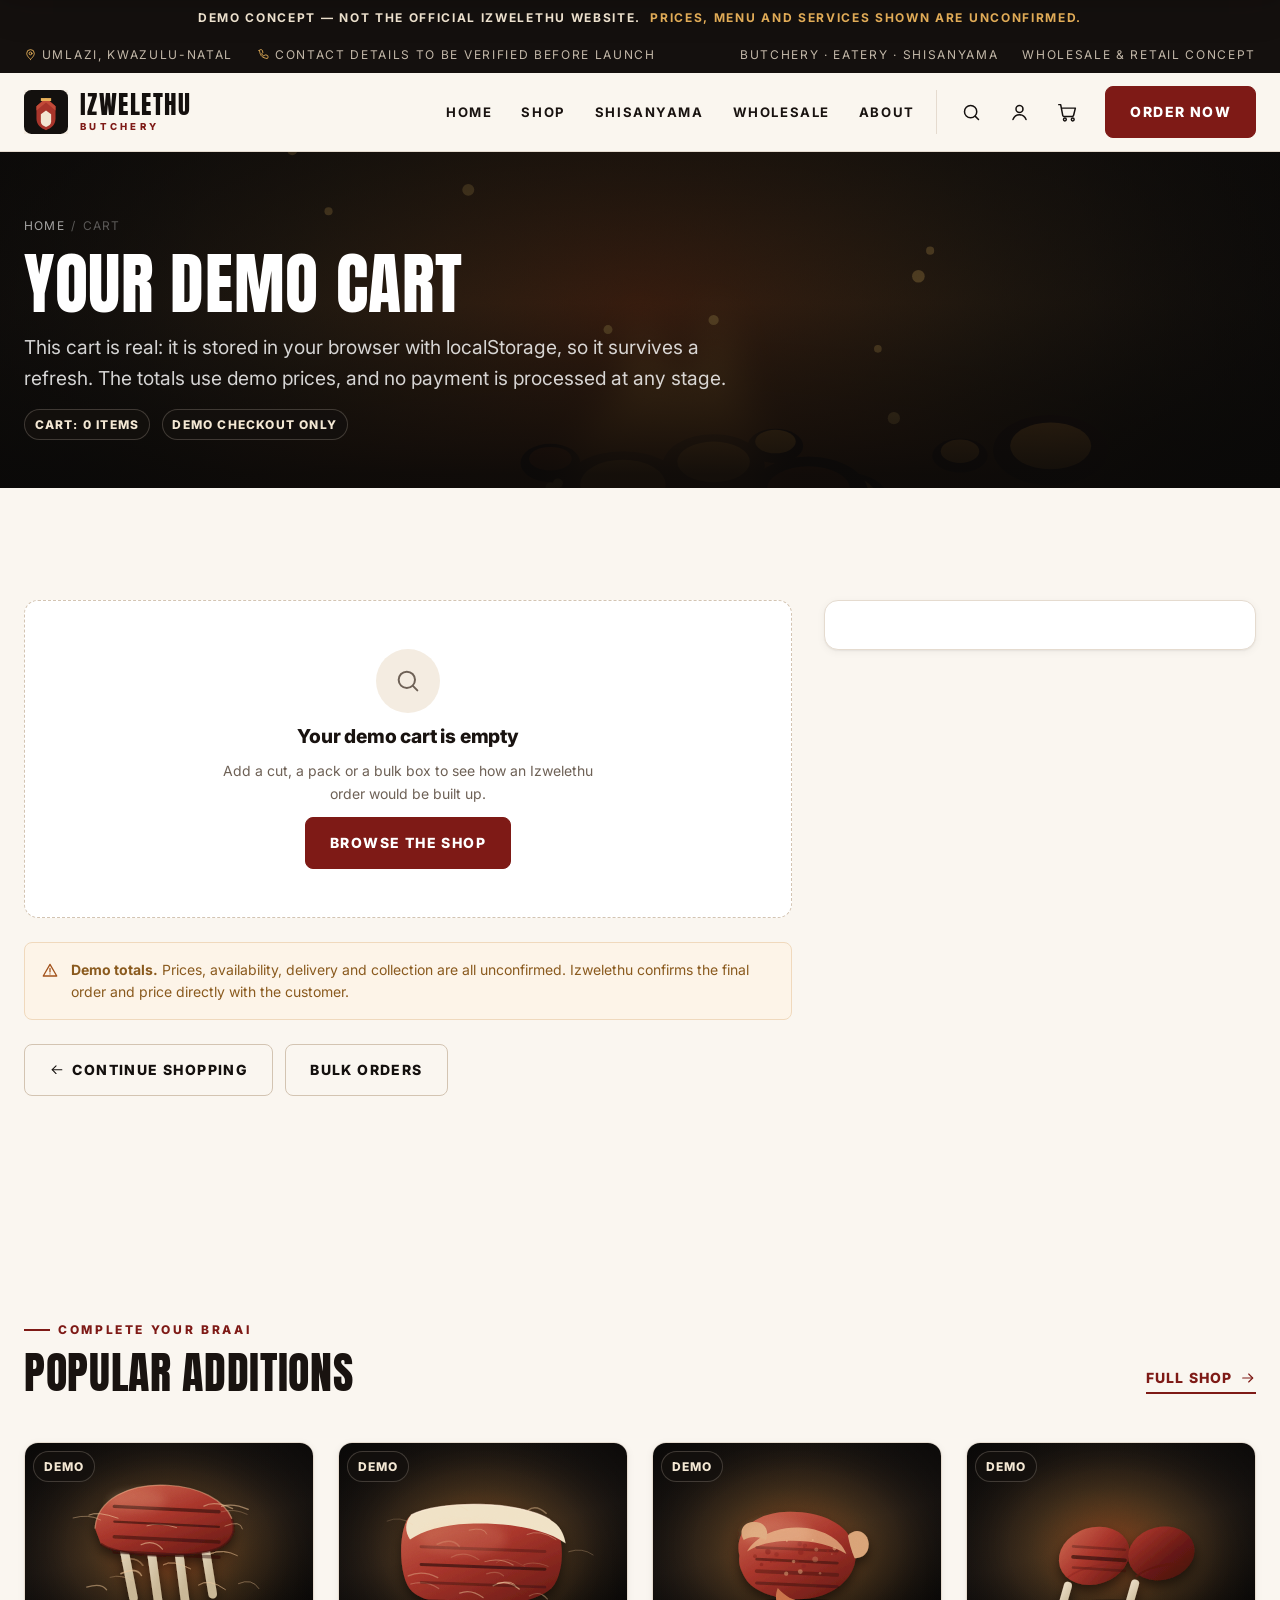
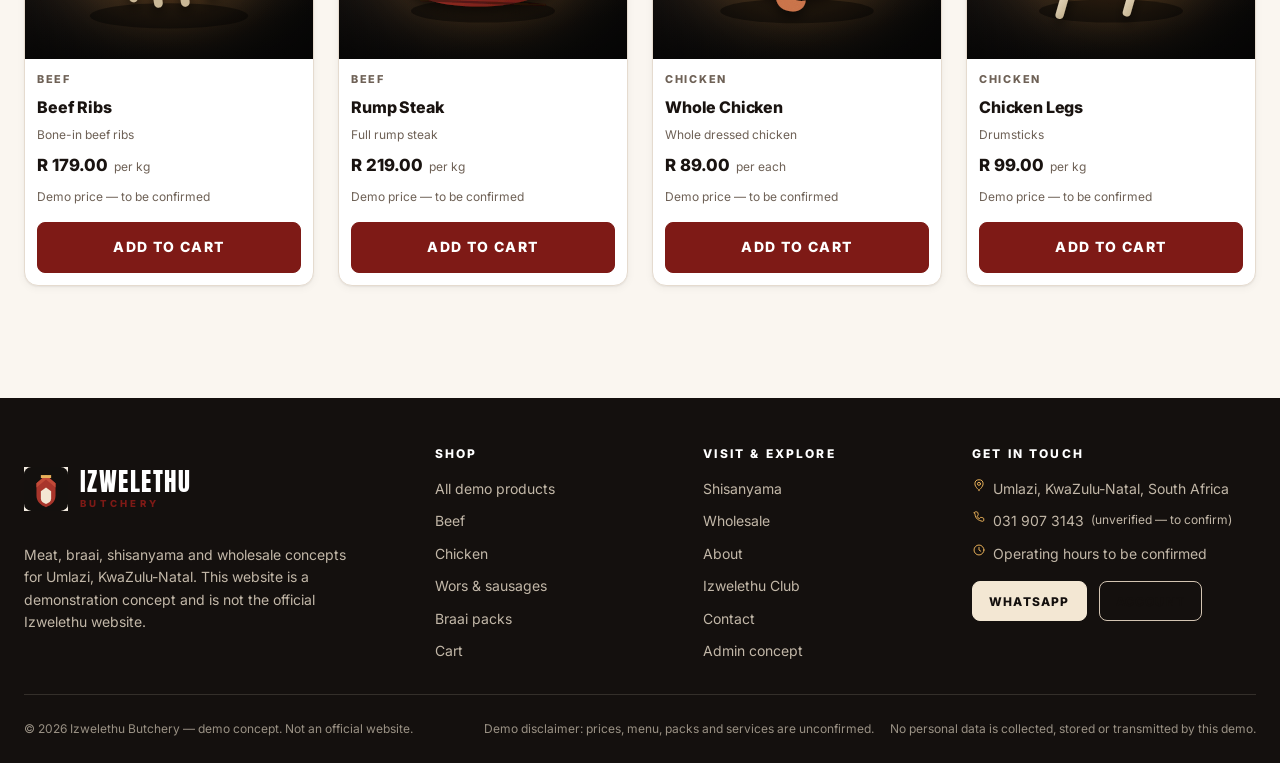
<file: cart.html>
<!DOCTYPE html>
<html lang="en-ZA">
<head>
<meta charset="utf-8">
<meta name="viewport" content="width=device-width, initial-scale=1">
<title>Cart &amp; Demo Checkout | Izwelethu Butchery Demo Concept</title>
<meta name="description" content="Demo cart with quantities, WhatsApp ordering and a demo checkout concept. No payment is processed and no order is sent to Izwelethu Butchery.">
<meta name="robots" content="noindex, nofollow">
<meta name="theme-color" content="#14100E">
<meta property="og:type" content="website">
<meta property="og:site_name" content="Izwelethu Butchery — Demo Concept">
<meta property="og:title" content="Demo Cart | Izwelethu Butchery Demo Concept">
<meta property="og:description" content="A working demo cart: quantities, totals, WhatsApp ordering and a demo checkout flow.">
<meta property="og:image" content="assets/images/og-card.svg">
<link rel="icon" href="assets/icons/favicon.svg" type="image/svg+xml">
<link rel="preconnect" href="https://fonts.googleapis.com">
<link rel="preconnect" href="https://fonts.gstatic.com" crossorigin>
<link rel="stylesheet" href="https://fonts.googleapis.com/css2?family=Anton&family=Inter:wght@400;500;700;800&display=swap">
<link rel="stylesheet" href="css/style.css">
<link rel="stylesheet" href="css/responsive.css">
</head>

<body>
<a class="skip-link" href="#main">Skip to content</a>

<p class="demo-ribbon">
  Demo concept — not the official Izwelethu website. &nbsp;<strong>Prices, menu and services shown are unconfirmed.</strong>
</p>

<div class="topbar">
  <div class="container topbar__inner">
    <ul class="topbar__list">
      <li><svg class="ico" aria-hidden="true"><use href="#ico-pin"></use></svg> Umlazi, KwaZulu-Natal</li>
      <li><svg class="ico" aria-hidden="true"><use href="#ico-phone"></use></svg> Contact details to be verified before launch</li>
    </ul>
    <ul class="topbar__list">
      <li>Butchery &middot; Eatery &middot; Shisanyama</li>
      <li>Wholesale &amp; retail concept</li>
    </ul>
  </div>
</div>

<header class="header">
  <div class="container header__inner">
    <a class="brand" href="index.html" aria-label="Izwelethu Butchery — home">
      <img class="brand__mark" src="assets/logo/izwelethu-mark.svg" alt="" width="44" height="44">
      <span class="brand__text">
        <span class="brand__name">IZWELETHU</span>
        <span class="brand__sub">BUTCHERY</span>
      </span>
    </a>
    <nav class="nav-desktop" data-nav aria-label="Primary navigation">
      <ul class="nav-desktop__list">
        <li><a href="index.html">Home</a></li>
        <li><a href="shop.html">Shop</a></li>
        <li><a href="shisanyama.html">Shisanyama</a></li>
        <li><a href="wholesale.html">Wholesale</a></li>
        <li><a href="about.html">About</a></li>
      </ul>
    </nav>
    <div class="header__actions">
      <button class="icon-btn" type="button" data-search-open aria-label="Search products">
        <svg class="ico" aria-hidden="true"><use href="#ico-search"></use></svg>
      </button>
      <button class="icon-btn" type="button" data-demo-note="Account area is a concept feature — production integration required." aria-label="Account (concept only)">
        <svg class="ico" aria-hidden="true"><use href="#ico-user"></use></svg>
      </button>
      <a class="icon-btn" href="cart.html" aria-label="Cart, empty">
        <svg class="ico" aria-hidden="true"><use href="#ico-cart"></use></svg>
        <span class="cart-count" data-empty="true">0</span>
      </a>
      <button class="icon-btn header__menu-btn" type="button" data-drawer-open aria-label="Open menu" aria-controls="site-drawer">
        <svg class="ico" aria-hidden="true"><use href="#ico-menu"></use></svg>
      </button>
    </div>
    <button class="btn btn--accent header__cta" type="button" data-whatsapp="cart">Order now</button>
  </div>
</header>

<div class="search" id="site-search" aria-hidden="true" role="dialog" aria-label="Search products">
  <div class="container search__inner">
    <div class="search__field">
      <svg class="ico" aria-hidden="true"><use href="#ico-search"></use></svg>
      <input class="search__input" type="search" placeholder="Search ribs, wors, chicken, lamb…" data-search-input aria-label="Search products">
      <button class="icon-btn" type="button" data-search-close aria-label="Close search">
        <svg class="ico" aria-hidden="true"><use href="#ico-close"></use></svg>
      </button>
    </div>
    <p class="search__hint" data-search-hint>Type to search demo products, categories and descriptions. Press / anywhere to open search.</p>
    <div class="search__results" data-search-results></div>
  </div>
</div>

<div class="drawer-backdrop" id="drawer-backdrop"></div>

<aside class="drawer" id="site-drawer" aria-hidden="true" aria-label="Mobile menu">
  <div class="drawer__head">
    <span class="brand__text">
      <span class="brand__name">IZWELETHU</span>
      <span class="brand__sub">BUTCHERY</span>
    </span>
    <button class="icon-btn" type="button" data-drawer-close aria-label="Close menu">
      <svg class="ico" aria-hidden="true"><use href="#ico-close"></use></svg>
    </button>
  </div>
  <nav class="drawer__nav" data-drawer-nav aria-label="Mobile navigation">
    <a href="index.html">Home</a>
    <a href="shop.html">Shop meat</a>
    <a href="shisanyama.html">Shisanyama</a>
    <a href="wholesale.html">Wholesale</a>
    <a href="about.html">About</a>
    <a href="contact.html">Contact</a>
    <a href="loyalty.html">Izwelethu Club</a>
    <a href="cart.html">Cart</a>
  </nav>
  <div class="drawer__foot">
    <button class="btn btn--ember btn--block" type="button" data-whatsapp="cart">Order on WhatsApp</button>
    <a class="btn btn--ghost btn--block" href="shop.html">Shop all demo products</a>
    <p class="drawer__note">Demo concept only. Prices, packs and services shown are not confirmed by Izwelethu Butchery.</p>
  </div>
</aside>

<main id="main">

  <section class="page-hero on-dark">
    <div class="page-hero__media">
      <img src="assets/images/gallery-coals.svg" alt="" fetchpriority="high" width="1200" height="900">
    </div>
    <div class="container page-hero__inner">
      <nav class="crumbs" aria-label="Breadcrumb">
        <a href="index.html">Home</a><span>/</span><span>Cart</span>
      </nav>
      <h1 class="page-hero__title">Your demo cart</h1>
      <p class="lede">
        This cart is real: it is stored in your browser with localStorage, so it survives a refresh.
        The totals use demo prices, and no payment is processed at any stage.
      </p>
      <div class="row">
        <span class="badge badge--dark">Cart: <span data-cart-count-text>0 items</span></span>
        <span class="badge badge--dark">Demo checkout only</span>
      </div>
    </div>
  </section>

  <section class="section">
    <div class="container cart-layout">

      <div class="stack stack--lg">
        <div class="cart-list" id="cart-items" aria-live="polite"></div>

        <div class="note note--warn">
          <svg class="ico" aria-hidden="true"><use href="#ico-alert"></use></svg>
          <span>
            <strong>Demo totals.</strong> Prices, availability, delivery and collection are all
            unconfirmed. Izwelethu confirms the final order and price directly with the customer.
          </span>
        </div>

        <div class="row">
          <a class="btn btn--ghost" href="shop.html">
            <svg class="ico" aria-hidden="true"><use href="#ico-arrow-left"></use></svg>
            Continue shopping
          </a>
          <a class="btn btn--ghost" href="wholesale.html">Bulk orders</a>
        </div>
      </div>

      <aside class="summary" id="cart-summary" aria-label="Order summary"></aside>
    </div>
  </section>

  <!-- ===================== DEMO CHECKOUT ===================== -->
  <section class="section section--alt" id="checkout-block">
    <div class="container">
      <div class="section-head">
        <span class="eyebrow">Demo checkout</span>
        <h2>Collect the customer details</h2>
        <p class="lede">
          This form is a visual concept only. In production it would create a real order for the
          business, trigger a payment and send a confirmation. Here it simply shows the shape of the
          experience — nothing is transmitted, stored or sent.
        </p>
      </div>

      <form id="demo-checkout-form" novalidate style="max-width:860px">
        <div class="form-grid form-grid--2">

          <div class="field">
            <label class="field-label" for="co-name">Full name <span class="req">*</span></label>
            <input class="input" id="co-name" name="name" type="text" autocomplete="name" required placeholder="e.g. Thandi Mkhize">
          </div>

          <div class="field">
            <label class="field-label" for="co-phone">Phone number <span class="req">*</span></label>
            <input class="input" id="co-phone" name="phone" type="tel" autocomplete="tel" required
              placeholder="e.g. 071 234 5678" inputmode="tel">
            <p class="field__hint">Used by the business to confirm the order on WhatsApp or by phone.</p>
          </div>

          <div class="field">
            <label class="field-label" for="co-email">Email <span class="req">*</span></label>
            <input class="input" id="co-email" name="email" type="email" autocomplete="email" required
              placeholder="e.g. you@example.com">
            <p class="field__hint">For order confirmation in production. Not used in this demo.</p>
          </div>

          <div class="field">
            <span class="field-label" id="co-fulfilment-label">Collection or delivery <span class="req">*</span></span>
            <div class="radio-cards" role="group" aria-labelledby="co-fulfilment-label">
              <label class="radio-card">
                <input type="radio" name="fulfilment" value="collection" checked>
                <span>
                  <strong>Collection</strong>
                  <small>Collect from Umlazi — address and times to be confirmed</small>
                </span>
              </label>
              <label class="radio-card">
                <input type="radio" name="fulfilment" value="delivery">
                <span>
                  <strong>Delivery</strong>
                  <small>Delivery concept — zones, fees and times to be confirmed</small>
                </span>
              </label>
            </div>
          </div>

          <div class="field" style="grid-column:1/-1">
            <label class="field-label" for="co-address">Address or collection area <span class="req">*</span></label>
            <input class="input" id="co-address" name="address" type="text" autocomplete="street-address"
              required placeholder="Street, suburb, area — Umlazi, KwaZulu-Natal">
            <p class="field__hint">Delivery is a concept only. Any exact address or fee would be agreed with Izwelethu directly.</p>
          </div>

          <div class="field" style="grid-column:1/-1">
            <label class="field-label" for="co-notes">Notes for the order</label>
            <textarea class="textarea" id="co-notes" name="notes"
              placeholder="e.g. Please slice the ribs, prefer lean mince, braai on Saturday afternoon."></textarea>
          </div>
        </div>

        <div class="note" style="margin-block:var(--sp-5)">
          <svg class="ico" aria-hidden="true"><use href="#ico-alert"></use></svg>
          <span>Demo checkout — no payment is processed, no card details are requested and no order is sent to Izwelethu.</span>
        </div>

        <div class="row">
          <button class="btn btn--accent btn--lg" type="submit">
            <svg class="ico" aria-hidden="true"><use href="#ico-check"></use></svg>
            Place demo order
          </button>
          <button class="btn btn--ember btn--lg" type="button" data-whatsapp-order>
            <svg class="ico" aria-hidden="true"><use href="#ico-whatsapp"></use></svg>
            Order on WhatsApp
          </button>
        </div>
      </form>

      <div class="form-success" id="checkout-success" hidden style="max-width:860px"></div>
    </div>
  </section>

  <!-- ===================== ADD-ONS ===================== -->
  <section class="section">
    <div class="container">
      <div class="section-head">
        <div class="section-head__top">
          <div class="stack">
            <span class="eyebrow">Complete your braai</span>
            <h2>Popular additions</h2>
          </div>
          <a class="link-arrow" href="shop.html">
            Full shop
            <svg class="ico" aria-hidden="true"><use href="#ico-arrow-right"></use></svg>
          </a>
        </div>
      </div>
      <div class="product-grid" id="cart-addons"></div>
    </div>
  </section>

</main>

<footer class="footer">
  <div class="container">
    <div class="footer__grid">
      <div class="stack">
        <a class="brand" href="index.html" style="margin-right:0">
          <img class="brand__mark" src="assets/logo/izwelethu-mark.svg" alt="" width="44" height="44">
          <span class="brand__text">
            <span class="brand__name">IZWELETHU</span>
            <span class="brand__sub">BUTCHERY</span>
          </span>
        </a>
        <p class="footer__about">
          Meat, braai, shisanyama and wholesale concepts for Umlazi, KwaZulu-Natal.
          This website is a demonstration concept and is not the official Izwelethu website.
        </p>
      </div>
      <div>
        <h4>Shop</h4>
        <ul class="footer__list">
          <li><a href="shop.html">All demo products</a></li>
          <li><a href="shop.html?cat=beef">Beef</a></li>
          <li><a href="shop.html?cat=chicken">Chicken</a></li>
          <li><a href="shop.html?cat=wors-sausages">Wors &amp; sausages</a></li>
          <li><a href="shop.html?cat=braai-packs">Braai packs</a></li>
          <li><a href="cart.html">Cart</a></li>
        </ul>
      </div>
      <div>
        <h4>Visit &amp; explore</h4>
        <ul class="footer__list">
          <li><a href="shisanyama.html">Shisanyama</a></li>
          <li><a href="wholesale.html">Wholesale</a></li>
          <li><a href="about.html">About</a></li>
          <li><a href="loyalty.html">Izwelethu Club</a></li>
          <li><a href="contact.html">Contact</a></li>
          <li><a href="admin-demo.html">Admin concept</a></li>
        </ul>
      </div>
      <div>
        <h4>Get in touch</h4>
        <ul class="footer__list">
          <li><svg class="ico" aria-hidden="true"><use href="#ico-pin"></use></svg><span>Umlazi, KwaZulu-Natal, South Africa</span></li>
          <li>
            <svg class="ico" aria-hidden="true"><use href="#ico-phone"></use></svg>
            <a href="tel:+27319073143">031 907 3143</a>
            <span class="tiny">(unverified — to confirm)</span>
          </li>
          <li><svg class="ico" aria-hidden="true"><use href="#ico-clock"></use></svg><span>Operating hours to be confirmed</span></li>
        </ul>
        <div class="row" style="margin-top:var(--sp-4)">
          <button class="btn btn--cream btn--sm" type="button" data-whatsapp="enquiry">WhatsApp</button>
          <button class="btn btn--ghost btn--sm" type="button" data-demo-note="Account area is a concept feature — production integration required.">Account</button>
        </div>
      </div>
    </div>
    <div class="footer__bottom">
      <p style="margin:0">&copy; <span data-year>2026</span> Izwelethu Butchery — demo concept. Not an official website.</p>
      <ul class="footer__legal">
        <li>Demo disclaimer: prices, menu, packs and services are unconfirmed.</li>
        <li>No personal data is collected, stored or transmitted by this demo.</li>
      </ul>
    </div>
  </div>
</footer>

<nav class="bottom-nav" aria-label="Quick navigation">
  <a class="bottom-nav__item" href="index.html"><svg class="ico" aria-hidden="true"><use href="#ico-fire"></use></svg>Home</a>
  <a class="bottom-nav__item" href="shop.html"><svg class="ico" aria-hidden="true"><use href="#ico-cart"></use></svg>Shop</a>
  <a class="bottom-nav__item" href="shisanyama.html"><svg class="ico" aria-hidden="true"><use href="#ico-sparkle"></use></svg>Braai</a>
  <a class="bottom-nav__item" href="cart.html"><svg class="ico" aria-hidden="true"><use href="#ico-box"></use></svg>Cart</a>
  <button class="bottom-nav__item" type="button" data-drawer-open><svg class="ico" aria-hidden="true"><use href="#ico-menu"></use></svg>More</button>
</nav>

<div class="sticky-cta">
  <button class="btn btn--ember btn--block" type="button" data-whatsapp="cart">
    <svg class="ico" aria-hidden="true"><use href="#ico-whatsapp"></use></svg>
    Order on WhatsApp
  </button>
</div>

<div class="toast-stack" role="status" aria-live="polite"></div>

<script src="js/demo-data.js" defer></script>
<script src="js/products.js" defer></script>
<script src="js/app.js" defer></script>
<script src="js/cart.js" defer></script>
<script src="js/whatsapp.js" defer></script>
<script src="js/filters.js" defer></script>
<script>
document.addEventListener('DOMContentLoaded', function () {
  var year = document.querySelector('[data-year]');
  if (year) year.textContent = String(new Date().getFullYear());

  UI.renderInto('#cart-addons', Products.featured().slice(0, 4).map(function (product) {
    return UI.productCard(product);
  }).join(''));

  UI.initReveal();
});
</script>
</body>
</html>
</file>
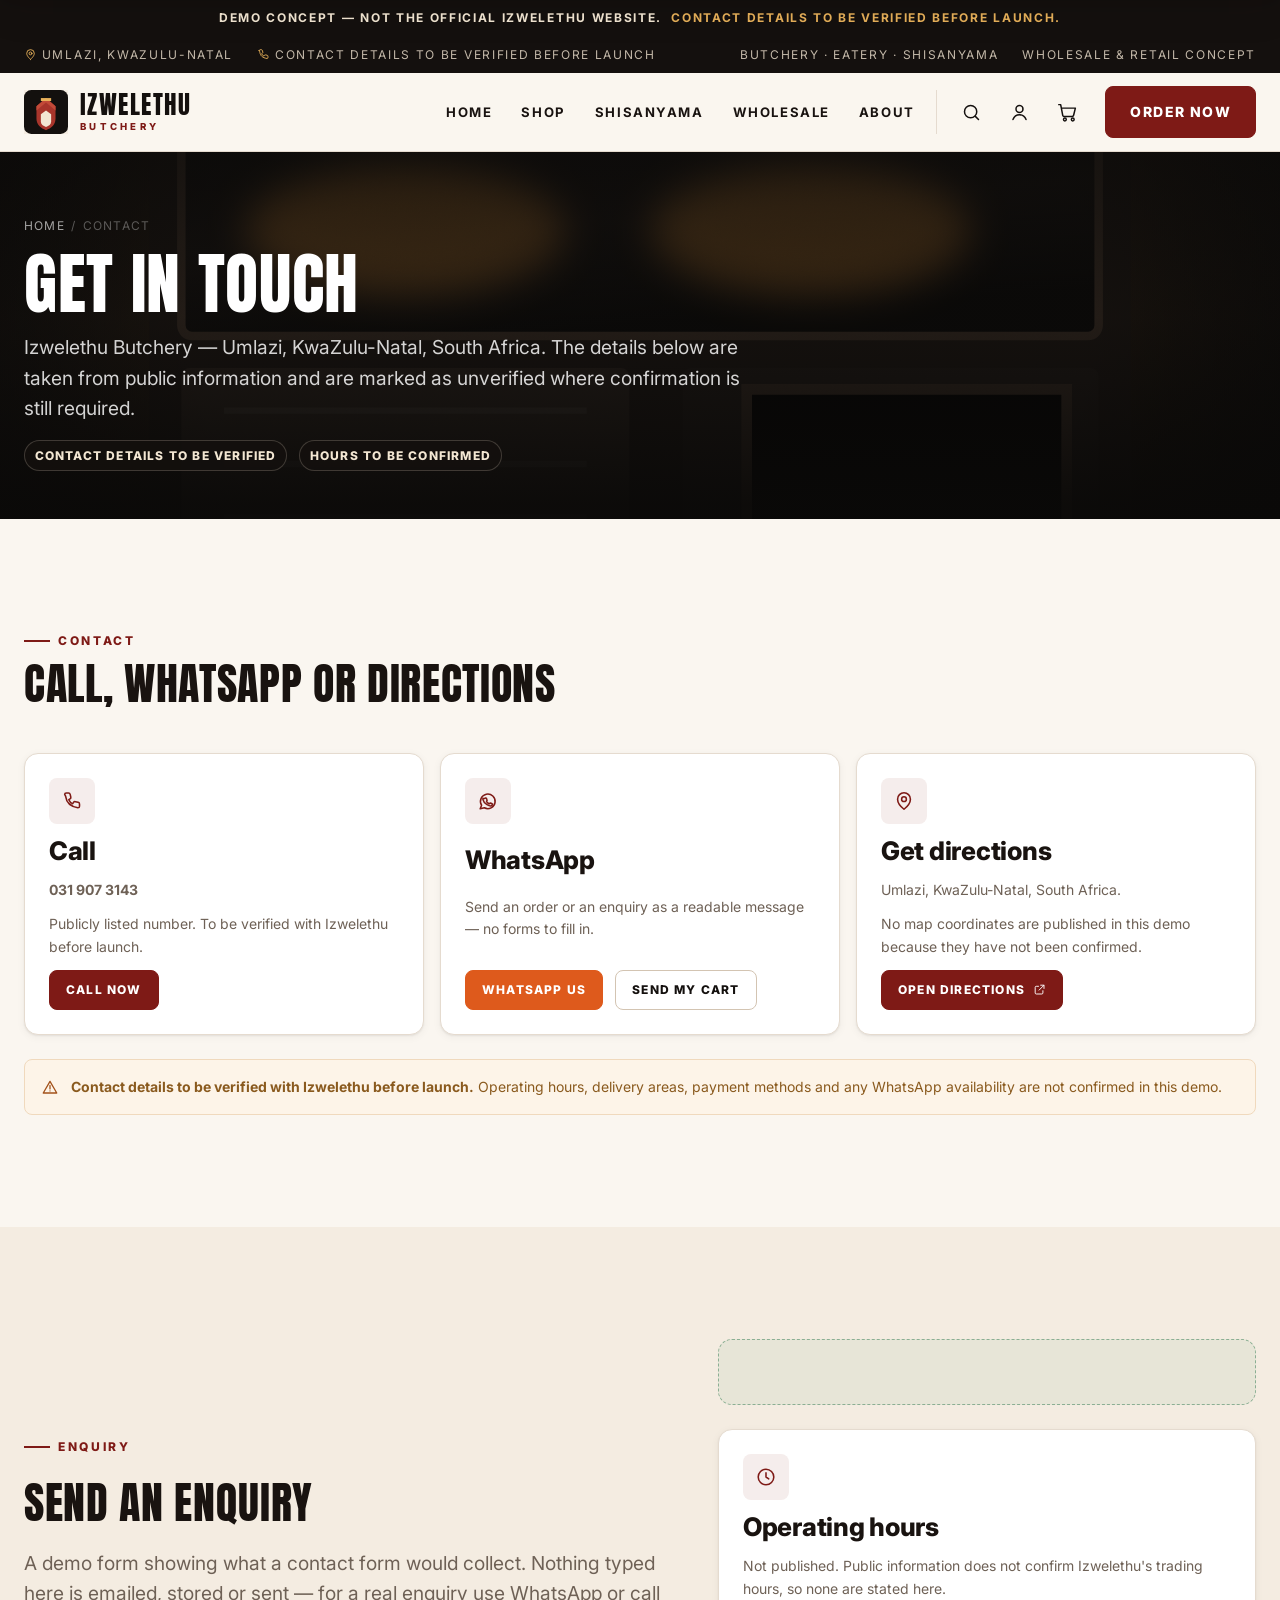
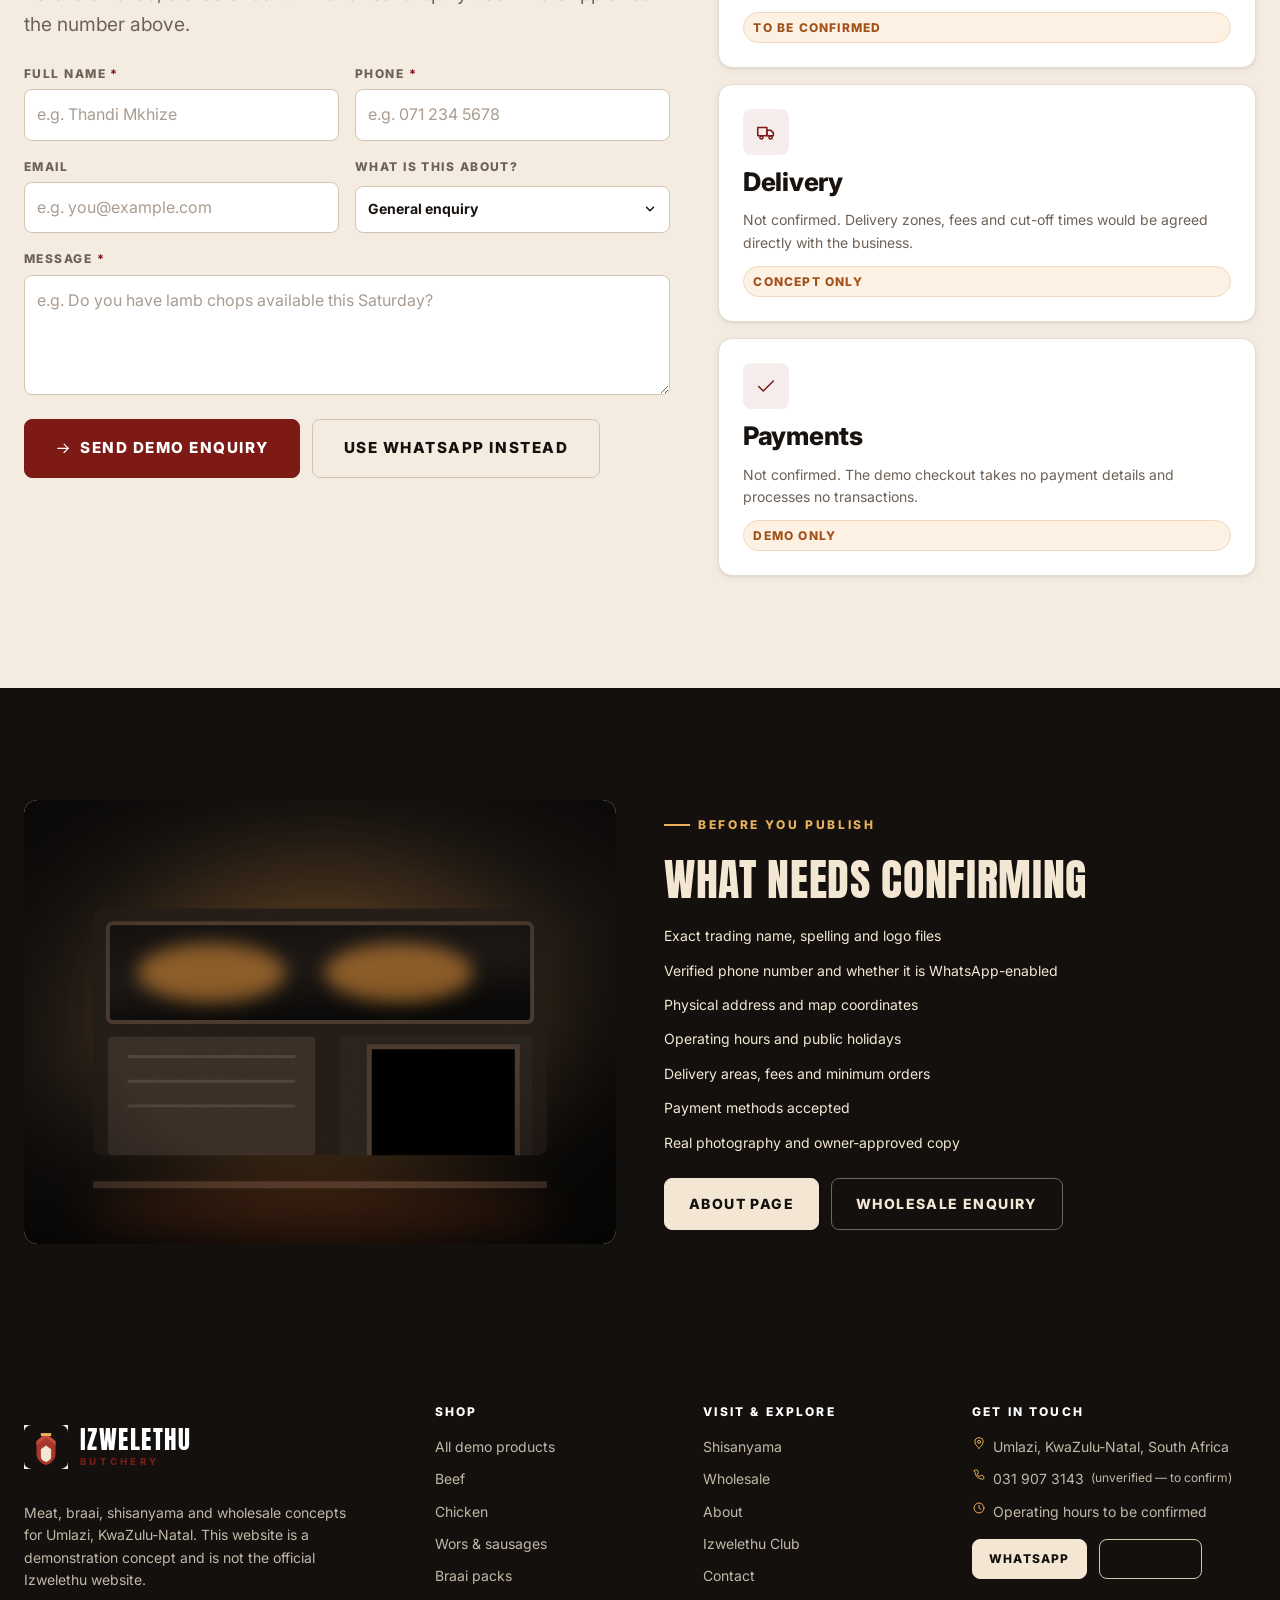
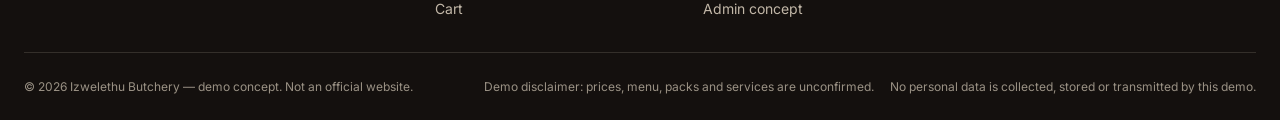
<file: contact.html>
<!DOCTYPE html>
<html lang="en-ZA">
<head>
<meta charset="utf-8">
<meta name="viewport" content="width=device-width, initial-scale=1">
<title>Contact | Izwelethu Butchery Demo Concept</title>
<meta name="description" content="Demo contact page for Izwelethu Butchery in Umlazi, KwaZulu-Natal. Call, WhatsApp or get directions. Contact details to be verified with Izwelethu before launch; opening hours unconfirmed.">
<meta name="robots" content="noindex, nofollow">
<meta name="theme-color" content="#14100E">
<meta property="og:type" content="website">
<meta property="og:site_name" content="Izwelethu Butchery — Demo Concept">
<meta property="og:title" content="Contact | Izwelethu Butchery Demo Concept">
<meta property="og:description" content="Umlazi, KwaZulu-Natal. Demo contact page — details to be verified with Izwelethu before launch.">
<meta property="og:image" content="assets/images/og-card.svg">
<link rel="icon" href="assets/icons/favicon.svg" type="image/svg+xml">
<link rel="preconnect" href="https://fonts.googleapis.com">
<link rel="preconnect" href="https://fonts.gstatic.com" crossorigin>
<link rel="stylesheet" href="https://fonts.googleapis.com/css2?family=Anton&family=Inter:wght@400;500;700;800&display=swap">
<link rel="stylesheet" href="css/style.css">
<link rel="stylesheet" href="css/responsive.css">
</head>

<body>
<a class="skip-link" href="#main">Skip to content</a>

<p class="demo-ribbon">
  Demo concept — not the official Izwelethu website. &nbsp;<strong>Contact details to be verified before launch.</strong>
</p>

<div class="topbar">
  <div class="container topbar__inner">
    <ul class="topbar__list">
      <li><svg class="ico" aria-hidden="true"><use href="#ico-pin"></use></svg> Umlazi, KwaZulu-Natal</li>
      <li><svg class="ico" aria-hidden="true"><use href="#ico-phone"></use></svg> Contact details to be verified before launch</li>
    </ul>
    <ul class="topbar__list">
      <li>Butchery &middot; Eatery &middot; Shisanyama</li>
      <li>Wholesale &amp; retail concept</li>
    </ul>
  </div>
</div>

<header class="header">
  <div class="container header__inner">
    <a class="brand" href="index.html" aria-label="Izwelethu Butchery — home">
      <img class="brand__mark" src="assets/logo/izwelethu-mark.svg" alt="" width="44" height="44">
      <span class="brand__text">
        <span class="brand__name">IZWELETHU</span>
        <span class="brand__sub">BUTCHERY</span>
      </span>
    </a>
    <nav class="nav-desktop" data-nav aria-label="Primary navigation">
      <ul class="nav-desktop__list">
        <li><a href="index.html">Home</a></li>
        <li><a href="shop.html">Shop</a></li>
        <li><a href="shisanyama.html">Shisanyama</a></li>
        <li><a href="wholesale.html">Wholesale</a></li>
        <li><a href="about.html">About</a></li>
      </ul>
    </nav>
    <div class="header__actions">
      <button class="icon-btn" type="button" data-search-open aria-label="Search products">
        <svg class="ico" aria-hidden="true"><use href="#ico-search"></use></svg>
      </button>
      <button class="icon-btn" type="button" data-demo-note="Account area is a concept feature — production integration required." aria-label="Account (concept only)">
        <svg class="ico" aria-hidden="true"><use href="#ico-user"></use></svg>
      </button>
      <a class="icon-btn" href="cart.html" aria-label="Cart, empty">
        <svg class="ico" aria-hidden="true"><use href="#ico-cart"></use></svg>
        <span class="cart-count" data-empty="true">0</span>
      </a>
      <button class="icon-btn header__menu-btn" type="button" data-drawer-open aria-label="Open menu" aria-controls="site-drawer">
        <svg class="ico" aria-hidden="true"><use href="#ico-menu"></use></svg>
      </button>
    </div>
    <button class="btn btn--accent header__cta" type="button" data-whatsapp="cart">Order now</button>
  </div>
</header>

<div class="search" id="site-search" aria-hidden="true" role="dialog" aria-label="Search products">
  <div class="container search__inner">
    <div class="search__field">
      <svg class="ico" aria-hidden="true"><use href="#ico-search"></use></svg>
      <input class="search__input" type="search" placeholder="Search ribs, wors, chicken, lamb…" data-search-input aria-label="Search products">
      <button class="icon-btn" type="button" data-search-close aria-label="Close search">
        <svg class="ico" aria-hidden="true"><use href="#ico-close"></use></svg>
      </button>
    </div>
    <p class="search__hint" data-search-hint>Type to search demo products, categories and descriptions. Press / anywhere to open search.</p>
    <div class="search__results" data-search-results></div>
  </div>
</div>

<div class="drawer-backdrop" id="drawer-backdrop"></div>

<aside class="drawer" id="site-drawer" aria-hidden="true" aria-label="Mobile menu">
  <div class="drawer__head">
    <span class="brand__text">
      <span class="brand__name">IZWELETHU</span>
      <span class="brand__sub">BUTCHERY</span>
    </span>
    <button class="icon-btn" type="button" data-drawer-close aria-label="Close menu">
      <svg class="ico" aria-hidden="true"><use href="#ico-close"></use></svg>
    </button>
  </div>
  <nav class="drawer__nav" data-drawer-nav aria-label="Mobile navigation">
    <a href="index.html">Home</a>
    <a href="shop.html">Shop meat</a>
    <a href="shisanyama.html">Shisanyama</a>
    <a href="wholesale.html">Wholesale</a>
    <a href="about.html">About</a>
    <a href="contact.html">Contact</a>
    <a href="loyalty.html">Izwelethu Club</a>
    <a href="cart.html">Cart</a>
  </nav>
  <div class="drawer__foot">
    <button class="btn btn--ember btn--block" type="button" data-whatsapp="cart">Order on WhatsApp</button>
    <a class="btn btn--ghost btn--block" href="shop.html">Shop all demo products</a>
    <p class="drawer__note">Demo concept only. Prices, packs and services shown are not confirmed by Izwelethu Butchery.</p>
  </div>
</aside>

<main id="main">

  <section class="page-hero on-dark">
    <div class="page-hero__media">
      <img src="assets/images/about-shopfront.svg" alt="" fetchpriority="high" width="1200" height="900">
    </div>
    <div class="container page-hero__inner">
      <nav class="crumbs" aria-label="Breadcrumb">
        <a href="index.html">Home</a><span>/</span><span>Contact</span>
      </nav>
      <h1 class="page-hero__title">Get in touch</h1>
      <p class="lede">
        Izwelethu Butchery — Umlazi, KwaZulu-Natal, South Africa. The details below are taken from
        public information and are marked as unverified where confirmation is still required.
      </p>
      <div class="row">
        <span class="badge badge--dark">Contact details to be verified</span>
        <span class="badge badge--dark">Hours to be confirmed</span>
      </div>
    </div>
  </section>

  <!-- ===================== CONTACT CARDS ===================== -->
  <section class="section">
    <div class="container">
      <div class="section-head">
        <span class="eyebrow">Contact</span>
        <h2>Call, WhatsApp or directions</h2>
      </div>

      <div class="feature-grid">
        <article class="feature reveal">
          <span class="feature__icon" aria-hidden="true"><svg class="ico"><use href="#ico-phone"></use></svg></span>
          <h3>Call</h3>
          <p class="strong">031 907 3143</p>
          <p class="tiny">Publicly listed number. To be verified with Izwelethu before launch.</p>
          <div class="row" style="margin-top:auto">
            <a class="btn btn--accent btn--sm" href="tel:+27319073143">Call now</a>
          </div>
        </article>

        <article class="feature reveal">
          <span class="feature__icon" aria-hidden="true"><svg class="ico"><use href="#ico-whatsapp"></use></svg></span>
          <h3>WhatsApp</h3>
          <p>Send an order or an enquiry as a readable message — no forms to fill in.</p>
          <div class="row" style="margin-top:auto">
            <button class="btn btn--ember btn--sm" type="button" data-whatsapp="enquiry"
              data-whatsapp-text="Hi Izwelethu, I would like to make an enquiry.">
              WhatsApp us
            </button>
            <button class="btn btn--ghost btn--sm" type="button" data-whatsapp="cart">Send my cart</button>
          </div>
        </article>

        <article class="feature reveal">
          <span class="feature__icon" aria-hidden="true"><svg class="ico"><use href="#ico-pin"></use></svg></span>
          <h3>Get directions</h3>
          <p>Umlazi, KwaZulu-Natal, South Africa.</p>
          <p class="tiny">No map coordinates are published in this demo because they have not been confirmed.</p>
          <div class="row" style="margin-top:auto">
            <a class="btn btn--accent btn--sm" href="https://www.google.com/maps/search/?api=1&amp;query=Izwelethu%20Butchery%2C%20Umlazi%2C%20KwaZulu-Natal"
              target="_blank" rel="noopener noreferrer">
              Open directions
              <svg class="ico" aria-hidden="true"><use href="#ico-external"></use></svg>
            </a>
          </div>
        </article>
      </div>

      <div class="note note--warn" style="margin-top:var(--sp-5)">
        <svg class="ico" aria-hidden="true"><use href="#ico-alert"></use></svg>
        <span>
          <strong>Contact details to be verified with Izwelethu before launch.</strong>
          Operating hours, delivery areas, payment methods and any WhatsApp availability are not
          confirmed in this demo.
        </span>
      </div>
    </div>
  </section>

  <!-- ===================== ENQUIRY FORM ===================== -->
  <section class="section section--alt" id="enquiry">
    <div class="container split split--wide-left">
      <div class="stack stack--lg">
        <span class="eyebrow">Enquiry</span>
        <h2>Send an enquiry</h2>
        <p class="lede">
          A demo form showing what a contact form would collect. Nothing typed here is emailed,
          stored or sent — for a real enquiry use WhatsApp or call the number above.
        </p>

        <form data-demo-form data-success-target="contact-success" data-ref-prefix="IZW-MSG"
          data-success-message="This demo form was captured in your browser only. Nothing was emailed or sent to Izwelethu. For a real enquiry, please use WhatsApp or call.">
          <div class="form-grid form-grid--2">
            <div class="field">
              <label class="field-label" for="ct-name">Full name <span class="req">*</span></label>
              <input class="input" id="ct-name" name="name" type="text" required placeholder="e.g. Thandi Mkhize">
            </div>
            <div class="field">
              <label class="field-label" for="ct-phone">Phone <span class="req">*</span></label>
              <input class="input" id="ct-phone" name="phone" type="tel" required placeholder="e.g. 071 234 5678" inputmode="tel">
            </div>
            <div class="field">
              <label class="field-label" for="ct-email">Email</label>
              <input class="input" id="ct-email" name="email" type="email" placeholder="e.g. you@example.com">
            </div>
            <div class="field">
              <label class="field-label" for="ct-reason">What is this about?</label>
              <select class="select" id="ct-reason" name="reason">
                <option value="">General enquiry</option>
                <option>Product or availability</option>
                <option>Order or collection</option>
                <option>Wholesale</option>
                <option>Shisanyama or events</option>
                <option>Something else</option>
              </select>
            </div>
            <div class="field" style="grid-column:1/-1">
              <label class="field-label" for="ct-message">Message <span class="req">*</span></label>
              <textarea class="textarea" id="ct-message" name="message" required
                placeholder="e.g. Do you have lamb chops available this Saturday?"></textarea>
            </div>
          </div>

          <div class="row" style="margin-top:var(--sp-5)">
            <button class="btn btn--accent btn--lg" type="submit">
              <svg class="ico" aria-hidden="true"><use href="#ico-arrow-right"></use></svg>
              Send demo enquiry
            </button>
            <button class="btn btn--ghost btn--lg" type="button" data-whatsapp="enquiry"
              data-whatsapp-text="Hi Izwelethu, I would like to make an enquiry.">
              Use WhatsApp instead
            </button>
          </div>
        </form>
      </div>

      <div class="stack stack--lg">
        <div class="form-success" id="contact-success" hidden></div>

        <div class="feature-grid" style="grid-template-columns:1fr">
          <article class="feature reveal">
            <span class="feature__icon" aria-hidden="true"><svg class="ico"><use href="#ico-clock"></use></svg></span>
            <h3>Operating hours</h3>
            <p>Not published. Public information does not confirm Izwelethu's trading hours, so none are stated here.</p>
            <span class="badge badge--demo">To be confirmed</span>
          </article>
          <article class="feature reveal">
            <span class="feature__icon" aria-hidden="true"><svg class="ico"><use href="#ico-truck"></use></svg></span>
            <h3>Delivery</h3>
            <p>Not confirmed. Delivery zones, fees and cut-off times would be agreed directly with the business.</p>
            <span class="badge badge--demo">Concept only</span>
          </article>
          <article class="feature reveal">
            <span class="feature__icon" aria-hidden="true"><svg class="ico"><use href="#ico-check"></use></svg></span>
            <h3>Payments</h3>
            <p>Not confirmed. The demo checkout takes no payment details and processes no transactions.</p>
            <span class="badge badge--demo">Demo only</span>
          </article>
        </div>
      </div>
    </div>
  </section>

  <section class="section section--dark on-dark">
    <div class="container split">
      <div class="split-media reveal">
        <img src="assets/images/about-shopfront.svg" alt="Illustrated placeholder of a shopfront at night" loading="lazy" width="1200" height="900">
      </div>
      <div class="stack stack--lg">
        <span class="eyebrow">Before you publish</span>
        <h2>What needs confirming</h2>
        <ul class="stack small">
          <li>Exact trading name, spelling and logo files</li>
          <li>Verified phone number and whether it is WhatsApp-enabled</li>
          <li>Physical address and map coordinates</li>
          <li>Operating hours and public holidays</li>
          <li>Delivery areas, fees and minimum orders</li>
          <li>Payment methods accepted</li>
          <li>Real photography and owner-approved copy</li>
        </ul>
        <div class="row">
          <a class="btn btn--cream" href="about.html">About page</a>
          <a class="btn btn--ghost" href="wholesale.html">Wholesale enquiry</a>
        </div>
      </div>
    </div>
  </section>

</main>

<footer class="footer">
  <div class="container">
    <div class="footer__grid">
      <div class="stack">
        <a class="brand" href="index.html" style="margin-right:0">
          <img class="brand__mark" src="assets/logo/izwelethu-mark.svg" alt="" width="44" height="44">
          <span class="brand__text">
            <span class="brand__name">IZWELETHU</span>
            <span class="brand__sub">BUTCHERY</span>
          </span>
        </a>
        <p class="footer__about">
          Meat, braai, shisanyama and wholesale concepts for Umlazi, KwaZulu-Natal.
          This website is a demonstration concept and is not the official Izwelethu website.
        </p>
      </div>
      <div>
        <h4>Shop</h4>
        <ul class="footer__list">
          <li><a href="shop.html">All demo products</a></li>
          <li><a href="shop.html?cat=beef">Beef</a></li>
          <li><a href="shop.html?cat=chicken">Chicken</a></li>
          <li><a href="shop.html?cat=wors-sausages">Wors &amp; sausages</a></li>
          <li><a href="shop.html?cat=braai-packs">Braai packs</a></li>
          <li><a href="cart.html">Cart</a></li>
        </ul>
      </div>
      <div>
        <h4>Visit &amp; explore</h4>
        <ul class="footer__list">
          <li><a href="shisanyama.html">Shisanyama</a></li>
          <li><a href="wholesale.html">Wholesale</a></li>
          <li><a href="about.html">About</a></li>
          <li><a href="loyalty.html">Izwelethu Club</a></li>
          <li><a href="contact.html">Contact</a></li>
          <li><a href="admin-demo.html">Admin concept</a></li>
        </ul>
      </div>
      <div>
        <h4>Get in touch</h4>
        <ul class="footer__list">
          <li><svg class="ico" aria-hidden="true"><use href="#ico-pin"></use></svg><span>Umlazi, KwaZulu-Natal, South Africa</span></li>
          <li>
            <svg class="ico" aria-hidden="true"><use href="#ico-phone"></use></svg>
            <a href="tel:+27319073143">031 907 3143</a>
            <span class="tiny">(unverified — to confirm)</span>
          </li>
          <li><svg class="ico" aria-hidden="true"><use href="#ico-clock"></use></svg><span>Operating hours to be confirmed</span></li>
        </ul>
        <div class="row" style="margin-top:var(--sp-4)">
          <button class="btn btn--cream btn--sm" type="button" data-whatsapp="enquiry">WhatsApp</button>
          <button class="btn btn--ghost btn--sm" type="button" data-demo-note="Account area is a concept feature — production integration required.">Account</button>
        </div>
      </div>
    </div>
    <div class="footer__bottom">
      <p style="margin:0">&copy; <span data-year>2026</span> Izwelethu Butchery — demo concept. Not an official website.</p>
      <ul class="footer__legal">
        <li>Demo disclaimer: prices, menu, packs and services are unconfirmed.</li>
        <li>No personal data is collected, stored or transmitted by this demo.</li>
      </ul>
    </div>
  </div>
</footer>

<nav class="bottom-nav" aria-label="Quick navigation">
  <a class="bottom-nav__item" href="index.html"><svg class="ico" aria-hidden="true"><use href="#ico-fire"></use></svg>Home</a>
  <a class="bottom-nav__item" href="shop.html"><svg class="ico" aria-hidden="true"><use href="#ico-cart"></use></svg>Shop</a>
  <a class="bottom-nav__item" href="shisanyama.html"><svg class="ico" aria-hidden="true"><use href="#ico-sparkle"></use></svg>Braai</a>
  <a class="bottom-nav__item" href="cart.html"><svg class="ico" aria-hidden="true"><use href="#ico-box"></use></svg>Cart</a>
  <button class="bottom-nav__item" type="button" data-drawer-open><svg class="ico" aria-hidden="true"><use href="#ico-menu"></use></svg>More</button>
</nav>

<div class="sticky-cta">
  <button class="btn btn--ember btn--block" type="button" data-whatsapp="enquiry"
    data-whatsapp-text="Hi Izwelethu, I would like to make an enquiry.">
    <svg class="ico" aria-hidden="true"><use href="#ico-whatsapp"></use></svg>
    WhatsApp us
  </button>
</div>

<div class="toast-stack" role="status" aria-live="polite"></div>

<script src="js/demo-data.js" defer></script>
<script src="js/products.js" defer></script>
<script src="js/app.js" defer></script>
<script src="js/cart.js" defer></script>
<script src="js/whatsapp.js" defer></script>
<script src="js/filters.js" defer></script>
<script>
document.addEventListener('DOMContentLoaded', function () {
  var year = document.querySelector('[data-year]');
  if (year) year.textContent = String(new Date().getFullYear());
  UI.initReveal();
});
</script>
</body>
</html>
</file>
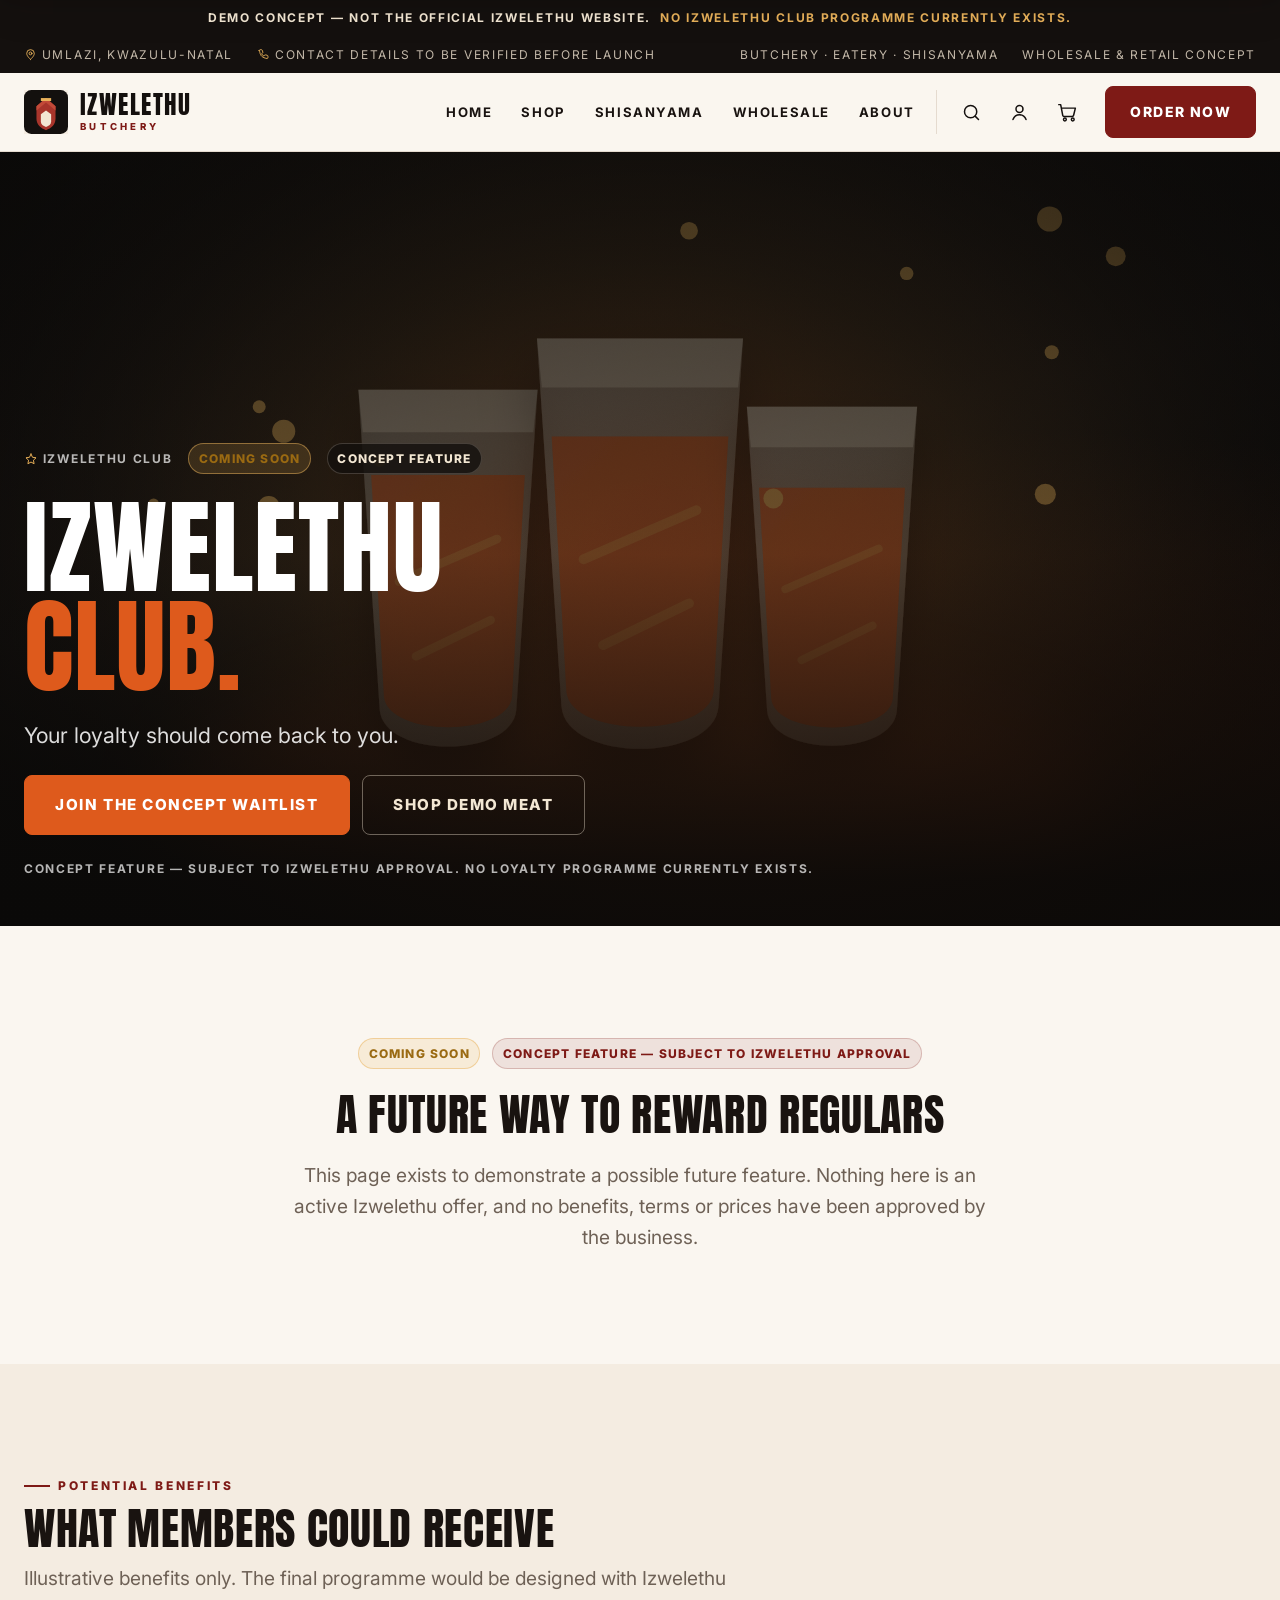
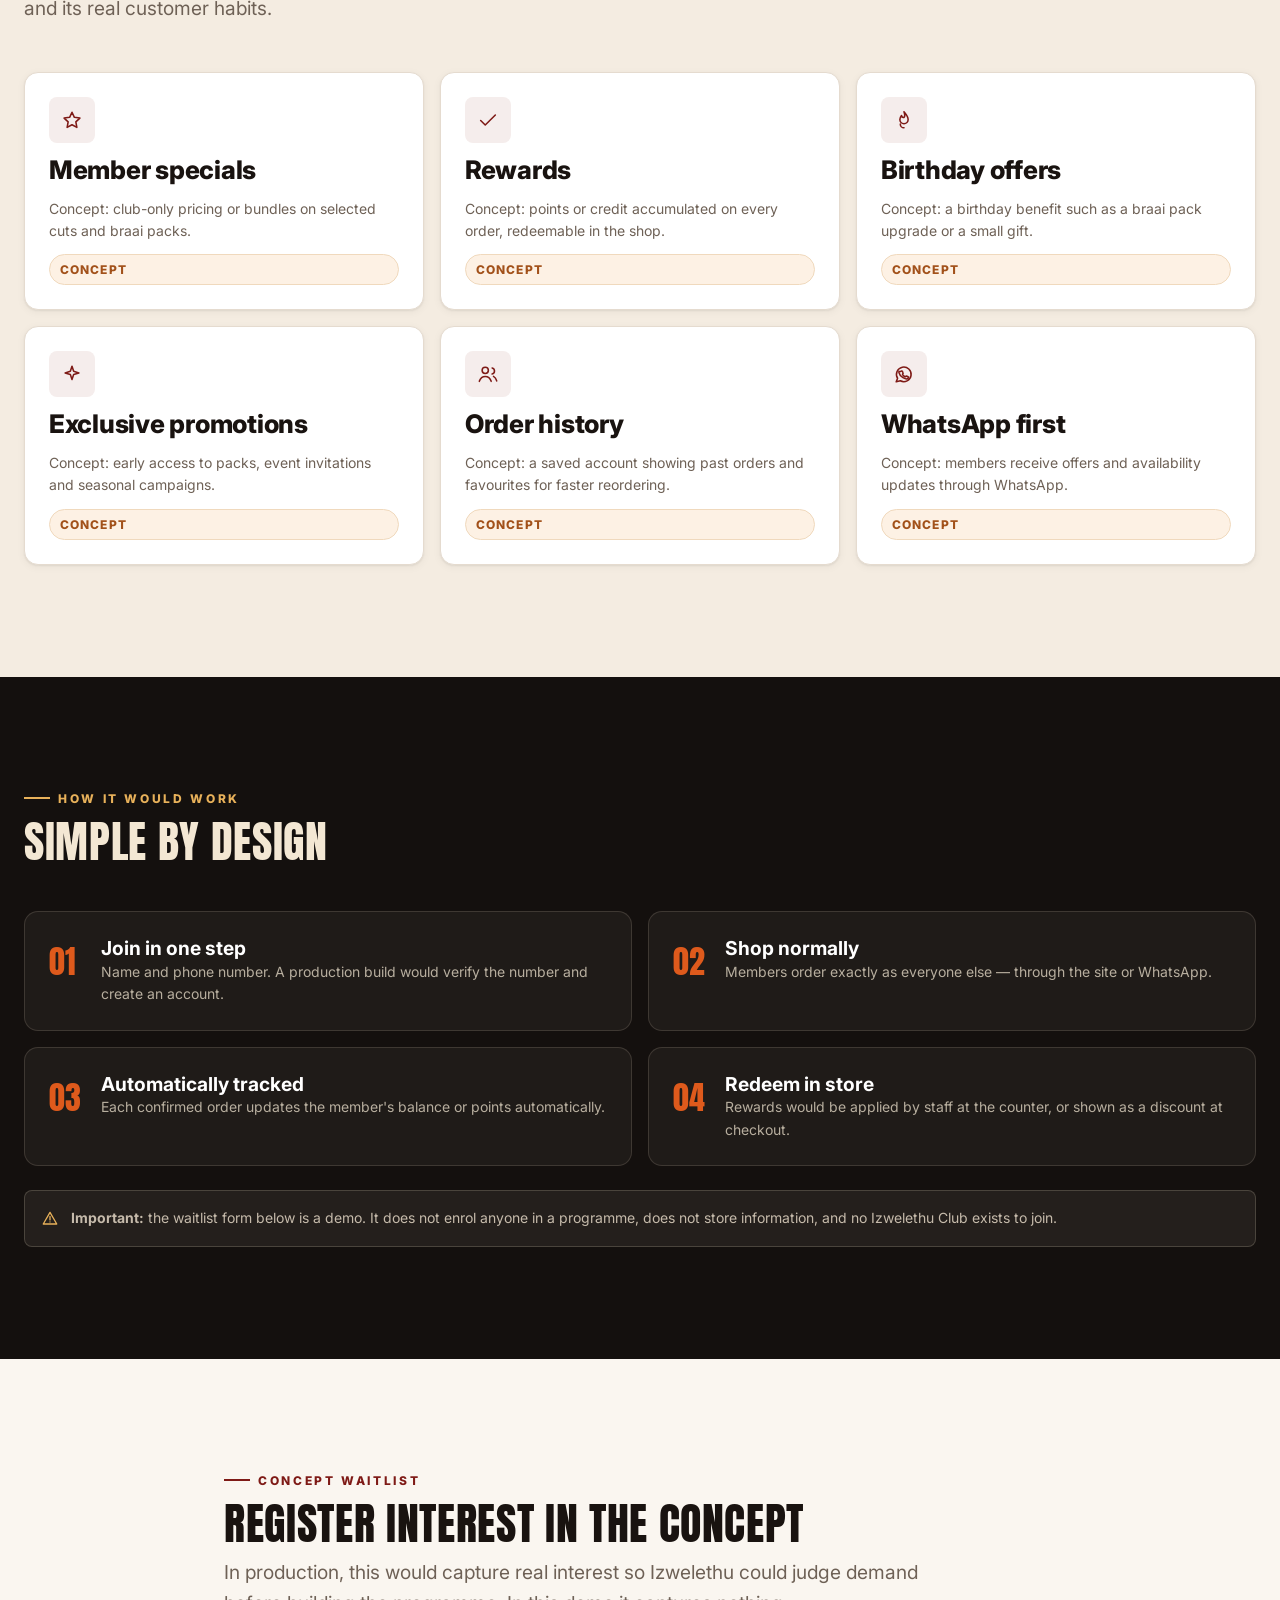
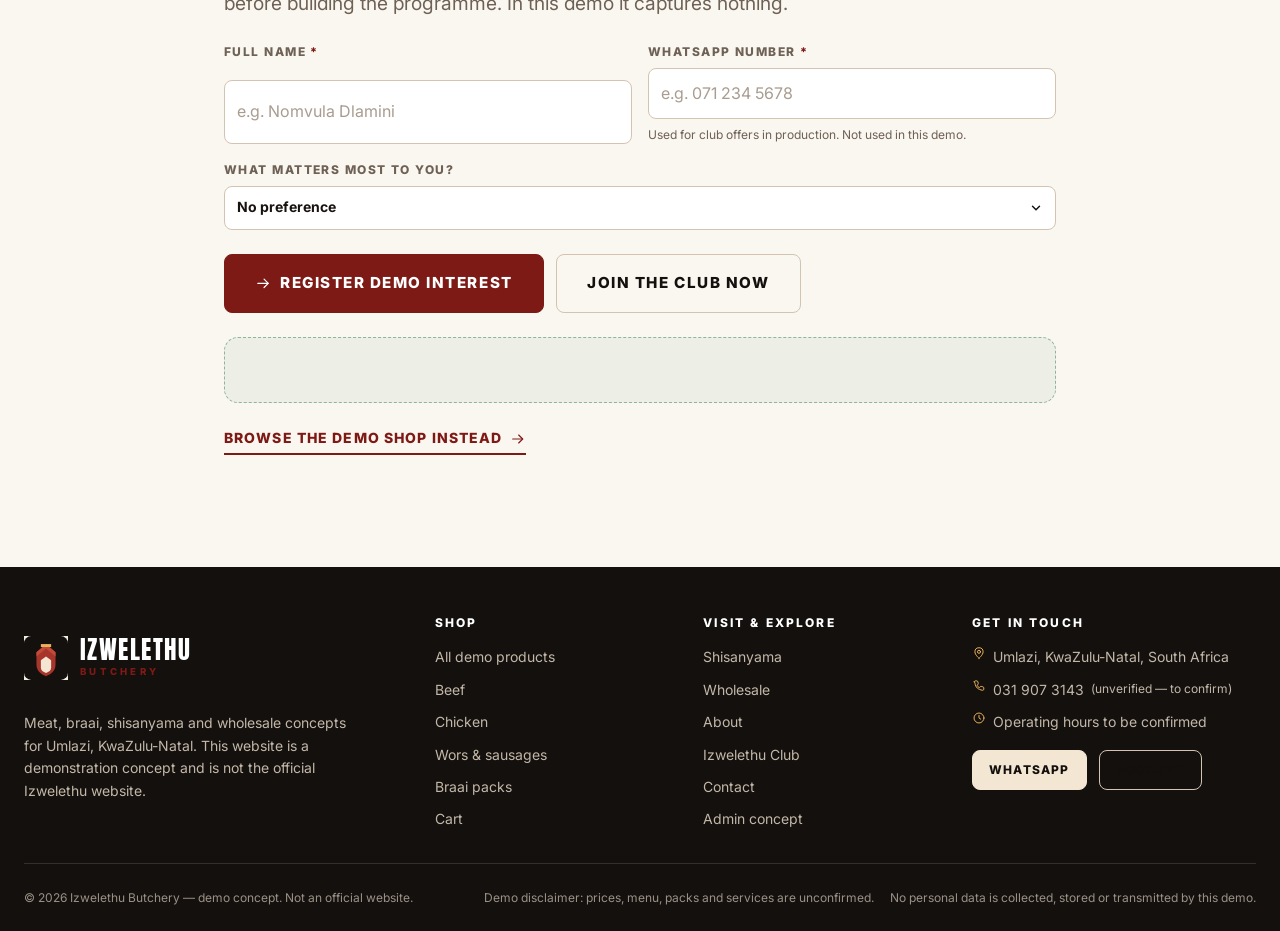
<file: loyalty.html>
<!DOCTYPE html>
<html lang="en-ZA">
<head>
<meta charset="utf-8">
<meta name="viewport" content="width=device-width, initial-scale=1">
<title>Izwelethu Club | Loyalty Concept — Demo</title>
<meta name="description" content="Concept page for a future Izwelethu loyalty programme: member specials, rewards, birthday offers and exclusive promotions. Not an active programme — subject to Izwelethu approval.">
<meta name="robots" content="noindex, nofollow">
<meta name="theme-color" content="#14100E">
<meta property="og:type" content="website">
<meta property="og:site_name" content="Izwelethu Butchery — Demo Concept">
<meta property="og:title" content="Izwelethu Club | Loyalty Concept — Demo">
<meta property="og:description" content="A concept for a future Izwelethu loyalty programme. Coming soon, and subject to Izwelethu approval.">
<meta property="og:image" content="assets/images/og-card.svg">
<link rel="icon" href="assets/icons/favicon.svg" type="image/svg+xml">
<link rel="preconnect" href="https://fonts.googleapis.com">
<link rel="preconnect" href="https://fonts.gstatic.com" crossorigin>
<link rel="stylesheet" href="https://fonts.googleapis.com/css2?family=Anton&family=Inter:wght@400;500;700;800&display=swap">
<link rel="stylesheet" href="css/style.css">
<link rel="stylesheet" href="css/responsive.css">
</head>

<body>
<a class="skip-link" href="#main">Skip to content</a>

<p class="demo-ribbon">
  Demo concept — not the official Izwelethu website. &nbsp;<strong>No Izwelethu Club programme currently exists.</strong>
</p>

<div class="topbar">
  <div class="container topbar__inner">
    <ul class="topbar__list">
      <li><svg class="ico" aria-hidden="true"><use href="#ico-pin"></use></svg> Umlazi, KwaZulu-Natal</li>
      <li><svg class="ico" aria-hidden="true"><use href="#ico-phone"></use></svg> Contact details to be verified before launch</li>
    </ul>
    <ul class="topbar__list">
      <li>Butchery &middot; Eatery &middot; Shisanyama</li>
      <li>Wholesale &amp; retail concept</li>
    </ul>
  </div>
</div>

<header class="header">
  <div class="container header__inner">
    <a class="brand" href="index.html" aria-label="Izwelethu Butchery — home">
      <img class="brand__mark" src="assets/logo/izwelethu-mark.svg" alt="" width="44" height="44">
      <span class="brand__text">
        <span class="brand__name">IZWELETHU</span>
        <span class="brand__sub">BUTCHERY</span>
      </span>
    </a>
    <nav class="nav-desktop" data-nav aria-label="Primary navigation">
      <ul class="nav-desktop__list">
        <li><a href="index.html">Home</a></li>
        <li><a href="shop.html">Shop</a></li>
        <li><a href="shisanyama.html">Shisanyama</a></li>
        <li><a href="wholesale.html">Wholesale</a></li>
        <li><a href="about.html">About</a></li>
      </ul>
    </nav>
    <div class="header__actions">
      <button class="icon-btn" type="button" data-search-open aria-label="Search products">
        <svg class="ico" aria-hidden="true"><use href="#ico-search"></use></svg>
      </button>
      <button class="icon-btn" type="button" data-demo-note="Account area is a concept feature — production integration required." aria-label="Account (concept only)">
        <svg class="ico" aria-hidden="true"><use href="#ico-user"></use></svg>
      </button>
      <a class="icon-btn" href="cart.html" aria-label="Cart, empty">
        <svg class="ico" aria-hidden="true"><use href="#ico-cart"></use></svg>
        <span class="cart-count" data-empty="true">0</span>
      </a>
      <button class="icon-btn header__menu-btn" type="button" data-drawer-open aria-label="Open menu" aria-controls="site-drawer">
        <svg class="ico" aria-hidden="true"><use href="#ico-menu"></use></svg>
      </button>
    </div>
    <button class="btn btn--accent header__cta" type="button" data-whatsapp="cart">Order now</button>
  </div>
</header>

<div class="search" id="site-search" aria-hidden="true" role="dialog" aria-label="Search products">
  <div class="container search__inner">
    <div class="search__field">
      <svg class="ico" aria-hidden="true"><use href="#ico-search"></use></svg>
      <input class="search__input" type="search" placeholder="Search ribs, wors, chicken, lamb…" data-search-input aria-label="Search products">
      <button class="icon-btn" type="button" data-search-close aria-label="Close search">
        <svg class="ico" aria-hidden="true"><use href="#ico-close"></use></svg>
      </button>
    </div>
    <p class="search__hint" data-search-hint>Type to search demo products, categories and descriptions. Press / anywhere to open search.</p>
    <div class="search__results" data-search-results></div>
  </div>
</div>

<div class="drawer-backdrop" id="drawer-backdrop"></div>

<aside class="drawer" id="site-drawer" aria-hidden="true" aria-label="Mobile menu">
  <div class="drawer__head">
    <span class="brand__text">
      <span class="brand__name">IZWELETHU</span>
      <span class="brand__sub">BUTCHERY</span>
    </span>
    <button class="icon-btn" type="button" data-drawer-close aria-label="Close menu">
      <svg class="ico" aria-hidden="true"><use href="#ico-close"></use></svg>
    </button>
  </div>
  <nav class="drawer__nav" data-drawer-nav aria-label="Mobile navigation">
    <a href="index.html">Home</a>
    <a href="shop.html">Shop meat</a>
    <a href="shisanyama.html">Shisanyama</a>
    <a href="wholesale.html">Wholesale</a>
    <a href="about.html">About</a>
    <a href="contact.html">Contact</a>
    <a href="loyalty.html">Izwelethu Club</a>
    <a href="cart.html">Cart</a>
  </nav>
  <div class="drawer__foot">
    <button class="btn btn--ember btn--block" type="button" data-whatsapp="cart">Order on WhatsApp</button>
    <a class="btn btn--ghost btn--block" href="shop.html">Shop all demo products</a>
    <p class="drawer__note">Demo concept only. Prices, packs and services shown are not confirmed by Izwelethu Butchery.</p>
  </div>
</aside>

<main id="main">

  <section class="hero on-dark">
    <div class="hero__media">
      <img src="assets/images/gallery-toast.svg" alt="" fetchpriority="high" width="1200" height="900">
    </div>
    <div class="container hero__inner">
      <div class="hero__meta fade-up">
        <span><svg class="ico" aria-hidden="true"><use href="#ico-star"></use></svg> Izwelethu Club</span>
        <span class="badge badge--gold">Coming soon</span>
        <span class="badge badge--dark">Concept feature</span>
      </div>
      <h1 class="hero__title fade-up d1">
        <span>Izwelethu</span>
        <span class="accent">Club.</span>
      </h1>
      <p class="hero__sub fade-up d2">Your loyalty should come back to you.</p>
      <div class="hero__actions fade-up d3">
        <a class="btn btn--ember btn--lg" href="#waitlist">Join the concept waitlist</a>
        <a class="btn btn--ghost btn--lg" href="shop.html">Shop demo meat</a>
      </div>
      <p class="hero__meta fade-up d4">
        Concept feature — subject to Izwelethu approval. No loyalty programme currently exists.
      </p>
    </div>
  </section>

  <section class="section">
    <div class="container-narrow center stack stack--lg">
      <div class="row" style="justify-content:center">
        <span class="badge badge--gold">Coming soon</span>
        <span class="badge badge--accent">Concept feature — subject to Izwelethu approval</span>
      </div>
      <h2>A future way to reward regulars</h2>
      <p class="lede" style="margin-inline:auto">
        This page exists to demonstrate a possible future feature. Nothing here is an active
        Izwelethu offer, and no benefits, terms or prices have been approved by the business.
      </p>
    </div>
  </section>

  <section class="section section--alt">
    <div class="container">
      <div class="section-head">
        <span class="eyebrow">Potential benefits</span>
        <h2>What members could receive</h2>
        <p class="lede">Illustrative benefits only. The final programme would be designed with Izwelethu and its real customer habits.</p>
      </div>

      <div class="feature-grid">
        <article class="feature reveal">
          <span class="feature__icon" aria-hidden="true"><svg class="ico"><use href="#ico-star"></use></svg></span>
          <h3>Member specials</h3>
          <p>Concept: club-only pricing or bundles on selected cuts and braai packs.</p>
          <span class="badge badge--demo">Concept</span>
        </article>
        <article class="feature reveal">
          <span class="feature__icon" aria-hidden="true"><svg class="ico"><use href="#ico-check"></use></svg></span>
          <h3>Rewards</h3>
          <p>Concept: points or credit accumulated on every order, redeemable in the shop.</p>
          <span class="badge badge--demo">Concept</span>
        </article>
        <article class="feature reveal">
          <span class="feature__icon" aria-hidden="true"><svg class="ico"><use href="#ico-fire"></use></svg></span>
          <h3>Birthday offers</h3>
          <p>Concept: a birthday benefit such as a braai pack upgrade or a small gift.</p>
          <span class="badge badge--demo">Concept</span>
        </article>
        <article class="feature reveal">
          <span class="feature__icon" aria-hidden="true"><svg class="ico"><use href="#ico-sparkle"></use></svg></span>
          <h3>Exclusive promotions</h3>
          <p>Concept: early access to packs, event invitations and seasonal campaigns.</p>
          <span class="badge badge--demo">Concept</span>
        </article>
        <article class="feature reveal">
          <span class="feature__icon" aria-hidden="true"><svg class="ico"><use href="#ico-users"></use></svg></span>
          <h3>Order history</h3>
          <p>Concept: a saved account showing past orders and favourites for faster reordering.</p>
          <span class="badge badge--demo">Concept</span>
        </article>
        <article class="feature reveal">
          <span class="feature__icon" aria-hidden="true"><svg class="ico"><use href="#ico-whatsapp"></use></svg></span>
          <h3>WhatsApp first</h3>
          <p>Concept: members receive offers and availability updates through WhatsApp.</p>
          <span class="badge badge--demo">Concept</span>
        </article>
      </div>
    </div>
  </section>

  <section class="section section--dark on-dark">
    <div class="container">
      <div class="section-head">
        <span class="eyebrow">How it would work</span>
        <h2>Simple by design</h2>
      </div>
      <div class="flow">
        <div class="flow__step reveal">
          <h4>Join in one step</h4>
          <p>Name and phone number. A production build would verify the number and create an account.</p>
        </div>
        <div class="flow__step reveal">
          <h4>Shop normally</h4>
          <p>Members order exactly as everyone else — through the site or WhatsApp.</p>
        </div>
        <div class="flow__step reveal">
          <h4>Automatically tracked</h4>
          <p>Each confirmed order updates the member's balance or points automatically.</p>
        </div>
        <div class="flow__step reveal">
          <h4>Redeem in store</h4>
          <p>Rewards would be applied by staff at the counter, or shown as a discount at checkout.</p>
        </div>
      </div>
      <div class="note note--dark" style="margin-top:var(--sp-5)">
        <svg class="ico" aria-hidden="true"><use href="#ico-alert"></use></svg>
        <span>
          <strong>Important:</strong> the waitlist form below is a demo. It does not enrol anyone in a
          programme, does not store information, and no Izwelethu Club exists to join.
        </span>
      </div>
    </div>
  </section>

  <section class="section" id="waitlist">
    <div class="container-narrow stack stack--lg">
      <div class="stack">
        <span class="eyebrow">Concept waitlist</span>
        <h2>Register interest in the concept</h2>
        <p class="lede">
          In production, this would capture real interest so Izwelethu could judge demand before
          building the programme. In this demo it captures nothing.
        </p>
      </div>

      <form data-demo-form data-success-target="loyalty-success" data-ref-prefix="IZW-CLU"
        data-success-message="This demo form was captured in your browser only. Nothing was stored or sent. No Izwelethu Club programme currently exists.">
        <div class="form-grid form-grid--2">
          <div class="field">
            <label class="field-label" for="ly-name">Full name <span class="req">*</span></label>
            <input class="input" id="ly-name" name="name" type="text" required placeholder="e.g. Nomvula Dlamini">
          </div>
          <div class="field">
            <label class="field-label" for="ly-phone">WhatsApp number <span class="req">*</span></label>
            <input class="input" id="ly-phone" name="phone" type="tel" required placeholder="e.g. 071 234 5678" inputmode="tel">
            <p class="field__hint">Used for club offers in production. Not used in this demo.</p>
          </div>
          <div class="field" style="grid-column:1/-1">
            <label class="field-label" for="ly-interest">What matters most to you?</label>
            <select class="select" id="ly-interest" name="interest">
              <option value="">No preference</option>
              <option>Member specials</option>
              <option>Rewards on every order</option>
              <option>Birthday offers</option>
              <option>Early access to braai packs</option>
              <option>Event invitations</option>
            </select>
          </div>
        </div>

        <div class="row" style="margin-top:var(--sp-5)">
          <button class="btn btn--accent btn--lg" type="submit">
            <svg class="ico" aria-hidden="true"><use href="#ico-arrow-right"></use></svg>
            Register demo interest
          </button>
          <button class="btn btn--ghost btn--lg" type="button" data-demo-note="Loyalty enrolment is a concept feature — production integration required.">
            Join the club now
          </button>
        </div>
      </form>

      <div class="form-success" id="loyalty-success" hidden></div>

      <div class="row">
        <a class="link-arrow" href="shop.html">
          Browse the demo shop instead
          <svg class="ico" aria-hidden="true"><use href="#ico-arrow-right"></use></svg>
        </a>
      </div>
    </div>
  </section>

</main>

<footer class="footer">
  <div class="container">
    <div class="footer__grid">
      <div class="stack">
        <a class="brand" href="index.html" style="margin-right:0">
          <img class="brand__mark" src="assets/logo/izwelethu-mark.svg" alt="" width="44" height="44">
          <span class="brand__text">
            <span class="brand__name">IZWELETHU</span>
            <span class="brand__sub">BUTCHERY</span>
          </span>
        </a>
        <p class="footer__about">
          Meat, braai, shisanyama and wholesale concepts for Umlazi, KwaZulu-Natal.
          This website is a demonstration concept and is not the official Izwelethu website.
        </p>
      </div>
      <div>
        <h4>Shop</h4>
        <ul class="footer__list">
          <li><a href="shop.html">All demo products</a></li>
          <li><a href="shop.html?cat=beef">Beef</a></li>
          <li><a href="shop.html?cat=chicken">Chicken</a></li>
          <li><a href="shop.html?cat=wors-sausages">Wors &amp; sausages</a></li>
          <li><a href="shop.html?cat=braai-packs">Braai packs</a></li>
          <li><a href="cart.html">Cart</a></li>
        </ul>
      </div>
      <div>
        <h4>Visit &amp; explore</h4>
        <ul class="footer__list">
          <li><a href="shisanyama.html">Shisanyama</a></li>
          <li><a href="wholesale.html">Wholesale</a></li>
          <li><a href="about.html">About</a></li>
          <li><a href="loyalty.html">Izwelethu Club</a></li>
          <li><a href="contact.html">Contact</a></li>
          <li><a href="admin-demo.html">Admin concept</a></li>
        </ul>
      </div>
      <div>
        <h4>Get in touch</h4>
        <ul class="footer__list">
          <li><svg class="ico" aria-hidden="true"><use href="#ico-pin"></use></svg><span>Umlazi, KwaZulu-Natal, South Africa</span></li>
          <li>
            <svg class="ico" aria-hidden="true"><use href="#ico-phone"></use></svg>
            <a href="tel:+27319073143">031 907 3143</a>
            <span class="tiny">(unverified — to confirm)</span>
          </li>
          <li><svg class="ico" aria-hidden="true"><use href="#ico-clock"></use></svg><span>Operating hours to be confirmed</span></li>
        </ul>
        <div class="row" style="margin-top:var(--sp-4)">
          <button class="btn btn--cream btn--sm" type="button" data-whatsapp="enquiry">WhatsApp</button>
          <button class="btn btn--ghost btn--sm" type="button" data-demo-note="Account area is a concept feature — production integration required.">Account</button>
        </div>
      </div>
    </div>
    <div class="footer__bottom">
      <p style="margin:0">&copy; <span data-year>2026</span> Izwelethu Butchery — demo concept. Not an official website.</p>
      <ul class="footer__legal">
        <li>Demo disclaimer: prices, menu, packs and services are unconfirmed.</li>
        <li>No personal data is collected, stored or transmitted by this demo.</li>
      </ul>
    </div>
  </div>
</footer>

<nav class="bottom-nav" aria-label="Quick navigation">
  <a class="bottom-nav__item" href="index.html"><svg class="ico" aria-hidden="true"><use href="#ico-fire"></use></svg>Home</a>
  <a class="bottom-nav__item" href="shop.html"><svg class="ico" aria-hidden="true"><use href="#ico-cart"></use></svg>Shop</a>
  <a class="bottom-nav__item" href="shisanyama.html"><svg class="ico" aria-hidden="true"><use href="#ico-sparkle"></use></svg>Braai</a>
  <a class="bottom-nav__item" href="cart.html"><svg class="ico" aria-hidden="true"><use href="#ico-box"></use></svg>Cart</a>
  <button class="bottom-nav__item" type="button" data-drawer-open><svg class="ico" aria-hidden="true"><use href="#ico-menu"></use></svg>More</button>
</nav>

<div class="sticky-cta">
  <button class="btn btn--ember btn--block" type="button" data-whatsapp="cart">
    <svg class="ico" aria-hidden="true"><use href="#ico-whatsapp"></use></svg>
    Order on WhatsApp
  </button>
</div>

<div class="toast-stack" role="status" aria-live="polite"></div>

<script src="js/demo-data.js" defer></script>
<script src="js/products.js" defer></script>
<script src="js/app.js" defer></script>
<script src="js/cart.js" defer></script>
<script src="js/whatsapp.js" defer></script>
<script src="js/filters.js" defer></script>
<script>
document.addEventListener('DOMContentLoaded', function () {
  var year = document.querySelector('[data-year]');
  if (year) year.textContent = String(new Date().getFullYear());
  UI.initReveal();
});
</script>
</body>
</html>
</file>
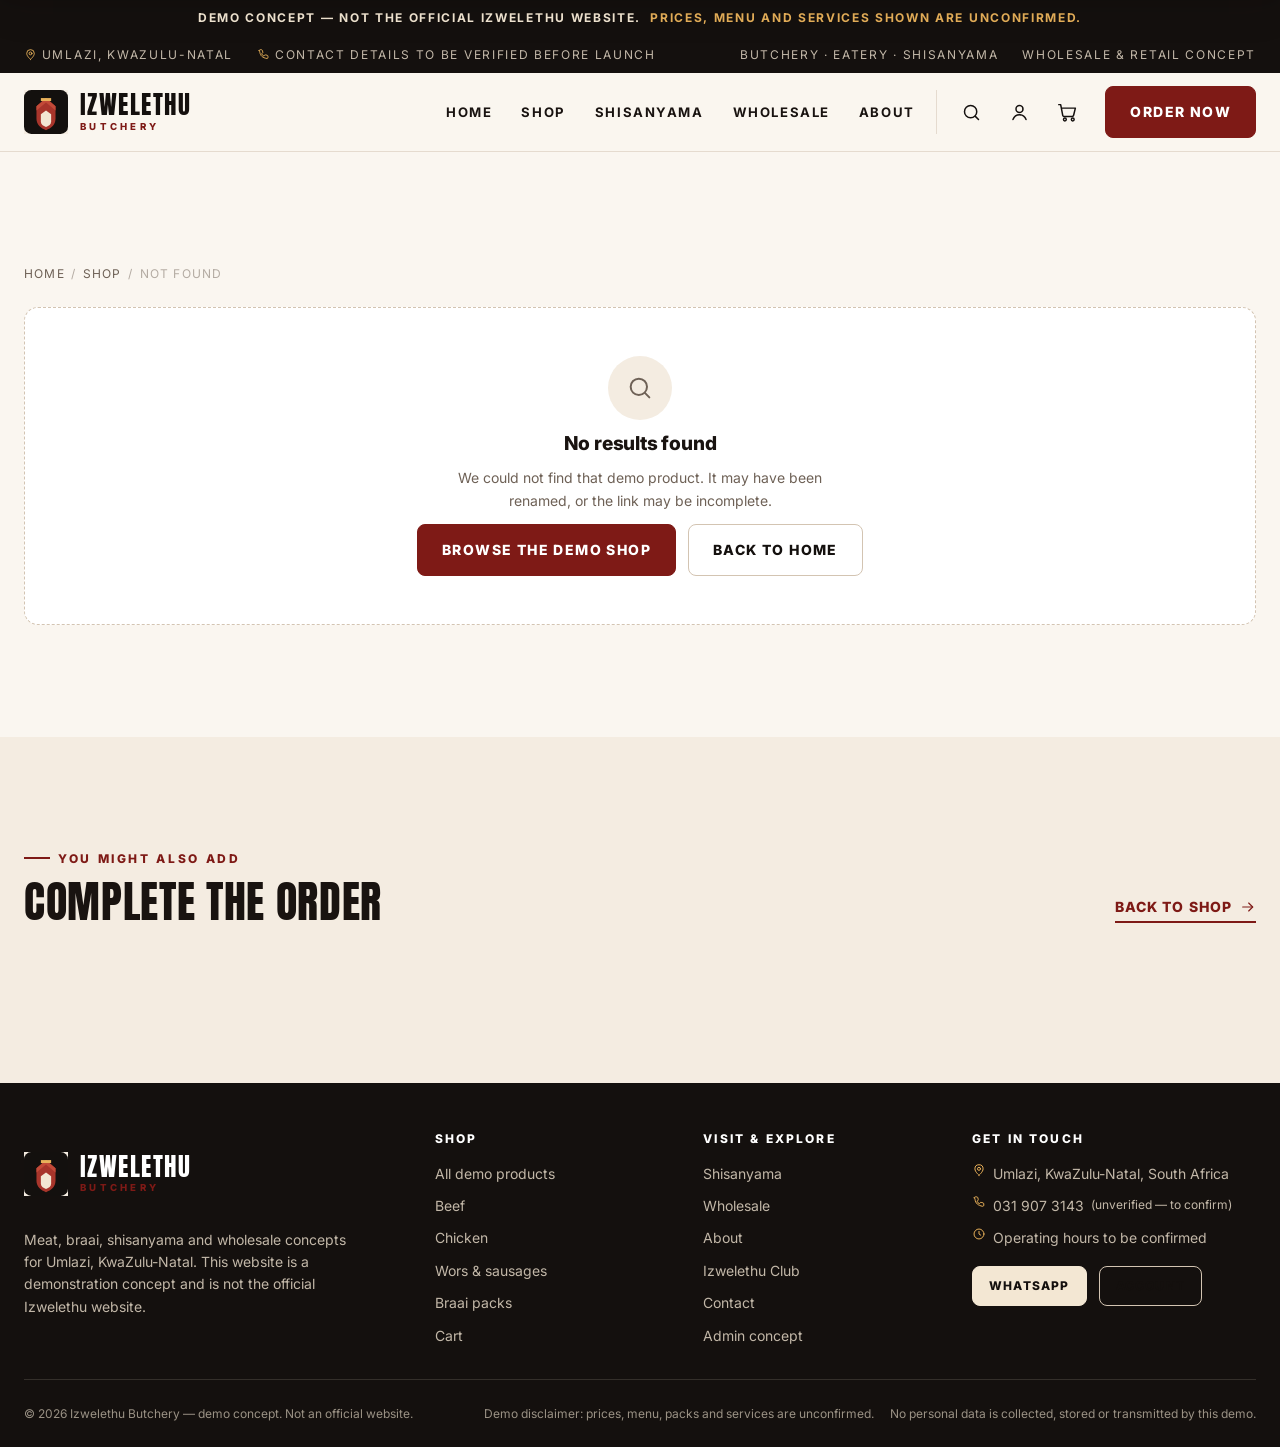
<file: product.html>
<!DOCTYPE html>
<html lang="en-ZA">
<head>
<meta charset="utf-8">
<meta name="viewport" content="width=device-width, initial-scale=1">
<title>Product | Izwelethu Butchery Demo Concept</title>
<meta name="description" content="Demo product detail page for the Izwelethu Butchery concept. Prices, stock and product details are unconfirmed and require confirmation by Izwelethu, Umlazi.">
<meta name="robots" content="noindex, nofollow">
<meta name="theme-color" content="#14100E">
<meta property="og:type" content="product">
<meta property="og:site_name" content="Izwelethu Butchery — Demo Concept">
<meta property="og:title" content="Product detail | Izwelethu Butchery Demo Concept">
<meta property="og:description" content="Demo product detail page: quantity selector, add to cart and WhatsApp ordering concept.">
<meta property="og:image" content="assets/images/og-card.svg">
<link rel="icon" href="assets/icons/favicon.svg" type="image/svg+xml">
<link rel="preconnect" href="https://fonts.googleapis.com">
<link rel="preconnect" href="https://fonts.gstatic.com" crossorigin>
<link rel="stylesheet" href="https://fonts.googleapis.com/css2?family=Anton&family=Inter:wght@400;500;700;800&display=swap">
<link rel="stylesheet" href="css/style.css">
<link rel="stylesheet" href="css/responsive.css">
</head>

<body>
<a class="skip-link" href="#main">Skip to content</a>

<p class="demo-ribbon">
  Demo concept — not the official Izwelethu website. &nbsp;<strong>Prices, menu and services shown are unconfirmed.</strong>
</p>

<div class="topbar">
  <div class="container topbar__inner">
    <ul class="topbar__list">
      <li><svg class="ico" aria-hidden="true"><use href="#ico-pin"></use></svg> Umlazi, KwaZulu-Natal</li>
      <li><svg class="ico" aria-hidden="true"><use href="#ico-phone"></use></svg> Contact details to be verified before launch</li>
    </ul>
    <ul class="topbar__list">
      <li>Butchery &middot; Eatery &middot; Shisanyama</li>
      <li>Wholesale &amp; retail concept</li>
    </ul>
  </div>
</div>

<header class="header">
  <div class="container header__inner">
    <a class="brand" href="index.html" aria-label="Izwelethu Butchery — home">
      <img class="brand__mark" src="assets/logo/izwelethu-mark.svg" alt="" width="44" height="44">
      <span class="brand__text">
        <span class="brand__name">IZWELETHU</span>
        <span class="brand__sub">BUTCHERY</span>
      </span>
    </a>
    <nav class="nav-desktop" data-nav aria-label="Primary navigation">
      <ul class="nav-desktop__list">
        <li><a href="index.html">Home</a></li>
        <li><a href="shop.html">Shop</a></li>
        <li><a href="shisanyama.html">Shisanyama</a></li>
        <li><a href="wholesale.html">Wholesale</a></li>
        <li><a href="about.html">About</a></li>
      </ul>
    </nav>
    <div class="header__actions">
      <button class="icon-btn" type="button" data-search-open aria-label="Search products">
        <svg class="ico" aria-hidden="true"><use href="#ico-search"></use></svg>
      </button>
      <button class="icon-btn" type="button" data-demo-note="Account area is a concept feature — production integration required." aria-label="Account (concept only)">
        <svg class="ico" aria-hidden="true"><use href="#ico-user"></use></svg>
      </button>
      <a class="icon-btn" href="cart.html" aria-label="Cart, empty">
        <svg class="ico" aria-hidden="true"><use href="#ico-cart"></use></svg>
        <span class="cart-count" data-empty="true">0</span>
      </a>
      <button class="icon-btn header__menu-btn" type="button" data-drawer-open aria-label="Open menu" aria-controls="site-drawer">
        <svg class="ico" aria-hidden="true"><use href="#ico-menu"></use></svg>
      </button>
    </div>
    <button class="btn btn--accent header__cta" type="button" data-whatsapp="cart">Order now</button>
  </div>
</header>

<div class="search" id="site-search" aria-hidden="true" role="dialog" aria-label="Search products">
  <div class="container search__inner">
    <div class="search__field">
      <svg class="ico" aria-hidden="true"><use href="#ico-search"></use></svg>
      <input class="search__input" type="search" placeholder="Search ribs, wors, chicken, lamb…" data-search-input aria-label="Search products">
      <button class="icon-btn" type="button" data-search-close aria-label="Close search">
        <svg class="ico" aria-hidden="true"><use href="#ico-close"></use></svg>
      </button>
    </div>
    <p class="search__hint" data-search-hint>Type to search demo products, categories and descriptions. Press / anywhere to open search.</p>
    <div class="search__results" data-search-results></div>
  </div>
</div>

<div class="drawer-backdrop" id="drawer-backdrop"></div>

<aside class="drawer" id="site-drawer" aria-hidden="true" aria-label="Mobile menu">
  <div class="drawer__head">
    <span class="brand__text">
      <span class="brand__name">IZWELETHU</span>
      <span class="brand__sub">BUTCHERY</span>
    </span>
    <button class="icon-btn" type="button" data-drawer-close aria-label="Close menu">
      <svg class="ico" aria-hidden="true"><use href="#ico-close"></use></svg>
    </button>
  </div>
  <nav class="drawer__nav" data-drawer-nav aria-label="Mobile navigation">
    <a href="index.html">Home</a>
    <a href="shop.html">Shop meat</a>
    <a href="shisanyama.html">Shisanyama</a>
    <a href="wholesale.html">Wholesale</a>
    <a href="about.html">About</a>
    <a href="contact.html">Contact</a>
    <a href="loyalty.html">Izwelethu Club</a>
    <a href="cart.html">Cart</a>
  </nav>
  <div class="drawer__foot">
    <button class="btn btn--ember btn--block" type="button" data-whatsapp="cart">Order on WhatsApp</button>
    <a class="btn btn--ghost btn--block" href="shop.html">Shop all demo products</a>
    <p class="drawer__note">Demo concept only. Prices, packs and services shown are not confirmed by Izwelethu Butchery.</p>
  </div>
</aside>

<main id="main">

  <section class="section">
    <div class="container">

      <nav class="crumbs" aria-label="Breadcrumb" style="color:var(--muted);margin-bottom:var(--sp-5)">
        <a href="index.html">Home</a><span>/</span>
        <a href="shop.html">Shop</a><span>/</span>
        <span id="crumb-product">Product</span>
      </nav>

      <!-- product not found / missing id -->
      <div id="pdp-missing" hidden>
        <div class="empty">
          <span class="empty__icon" aria-hidden="true">
            <svg class="ico"><use href="#ico-search"></use></svg>
          </span>
          <h3>No results found</h3>
          <p>We could not find that demo product. It may have been renamed, or the link may be incomplete.</p>
          <div class="row" style="justify-content:center">
            <a class="btn btn--accent" href="shop.html">Browse the demo shop</a>
            <a class="btn btn--ghost" href="index.html">Back to home</a>
          </div>
        </div>
      </div>

      <div id="pdp" hidden>
        <div class="pdp">

          <div class="pdp__media">
            <span class="pdp__flags" id="pdp-flags"></span>
            <img id="pdp-image" src="assets/images/beef-ribs.svg" alt="" width="1200" height="900" fetchpriority="high">
          </div>

          <div class="pdp__sticky stack stack--lg">
            <div class="stack">
              <span class="card__cat" id="pdp-cat">Category</span>
              <h1 class="pdp__title" id="pdp-title">Product</h1>
              <p class="lede" id="pdp-desc">Description</p>
            </div>

            <div class="pdp__price">
              <span class="pdp__amount" id="pdp-price">—</span>
              <span class="pdp__unit" id="pdp-unit">per kg</span>
              <span class="badge badge--demo" id="pdp-price-badge">Demo price</span>
            </div>

            <div class="pdp__block">
              <div class="pdp__row">
                <label class="field-label" for="pdp-qty" id="pdp-qty-label">Quantity</label>
                <div class="stepper" role="group" aria-labelledby="pdp-qty-label">
                  <button type="button" id="pdp-step-down" aria-label="Decrease quantity">
                    <svg class="ico" aria-hidden="true"><use href="#ico-minus"></use></svg>
                  </button>
                  <input type="number" id="pdp-qty" value="1" min="1" max="99" step="1" inputmode="decimal">
                  <button type="button" id="pdp-step-up" aria-label="Increase quantity">
                    <svg class="ico" aria-hidden="true"><use href="#ico-plus"></use></svg>
                  </button>
                </div>
              </div>

              <div class="summary__row">
                <span>Line total (demo)</span>
                <span class="strong" id="pdp-line-total">—</span>
              </div>
              <p class="tiny muted" id="pdp-qty-note">Demo figures only.</p>
            </div>

            <div class="pdp__actions" id="pdp-actions">
              <button class="btn btn--accent btn--lg" type="button" id="pdp-add">
                Add to cart
              </button>
              <button class="btn btn--ember btn--lg" type="button" id="pdp-whatsapp">
                <svg class="ico" aria-hidden="true"><use href="#ico-whatsapp"></use></svg>
                Order on WhatsApp
              </button>
            </div>
            <a class="link-arrow" href="cart.html">
              View demo cart
              <svg class="ico" aria-hidden="true"><use href="#ico-arrow-right"></use></svg>
            </a>

            <div class="note note--warn">
              <svg class="ico" aria-hidden="true"><use href="#ico-alert"></use></svg>
              <span>Demo product. Availability, cut specification and price must be confirmed by Izwelethu before launch.</span>
            </div>
          </div>
        </div>

        <div class="split" style="margin-top:var(--sp-7);align-items:start">
          <div class="stack stack--lg">
            <div class="stack" id="pdp-contents-wrap" hidden>
              <h2 class="h3">What is included (demo)</h2>
              <ul class="pack__list" id="pdp-contents" style="--gold:var(--accent)"></ul>
            </div>

            <div class="stack" id="pdp-specs-wrap">
              <h2 class="h3">Product details</h2>
              <dl class="spec-list" id="pdp-specs"></dl>
            </div>

            <div class="note">
              <svg class="ico" aria-hidden="true"><use href="#ico-alert"></use></svg>
              <span id="pdp-note">Demo content only.</span>
            </div>
          </div>

          <div class="stack stack--lg">
            <h2 class="h3">How ordering works</h2>
            <ol class="stack small" style="counter-reset:step">
              <li><strong class="text-accent">01 —</strong> Choose your quantity.</li>
              <li><strong class="text-accent">02 —</strong> Add it to the demo cart or send it straight on WhatsApp.</li>
              <li><strong class="text-accent">03 —</strong> Izwelethu confirms availability and the final price.</li>
            </ol>
            <div class="row">
              <button class="btn btn--ghost" type="button" data-whatsapp="enquiry"
                data-whatsapp-text="Hi Izwelethu, I have a question about a product on your website.">
                Ask a question
              </button>
              <a class="btn btn--ghost" href="wholesale.html">Bulk orders</a>
            </div>
          </div>
        </div>
      </div>

    </div>
  </section>

  <section class="section section--alt">
    <div class="container">
      <div class="section-head">
        <div class="section-head__top">
          <div class="stack">
            <span class="eyebrow">You might also add</span>
            <h2>Complete the order</h2>
          </div>
          <a class="link-arrow" href="shop.html">
            Back to shop
            <svg class="ico" aria-hidden="true"><use href="#ico-arrow-right"></use></svg>
          </a>
        </div>
      </div>
      <div class="product-grid" id="pdp-related"></div>
    </div>
  </section>

</main>

<footer class="footer">
  <div class="container">
    <div class="footer__grid">
      <div class="stack">
        <a class="brand" href="index.html" style="margin-right:0">
          <img class="brand__mark" src="assets/logo/izwelethu-mark.svg" alt="" width="44" height="44">
          <span class="brand__text">
            <span class="brand__name">IZWELETHU</span>
            <span class="brand__sub">BUTCHERY</span>
          </span>
        </a>
        <p class="footer__about">
          Meat, braai, shisanyama and wholesale concepts for Umlazi, KwaZulu-Natal.
          This website is a demonstration concept and is not the official Izwelethu website.
        </p>
      </div>
      <div>
        <h4>Shop</h4>
        <ul class="footer__list">
          <li><a href="shop.html">All demo products</a></li>
          <li><a href="shop.html?cat=beef">Beef</a></li>
          <li><a href="shop.html?cat=chicken">Chicken</a></li>
          <li><a href="shop.html?cat=wors-sausages">Wors &amp; sausages</a></li>
          <li><a href="shop.html?cat=braai-packs">Braai packs</a></li>
          <li><a href="cart.html">Cart</a></li>
        </ul>
      </div>
      <div>
        <h4>Visit &amp; explore</h4>
        <ul class="footer__list">
          <li><a href="shisanyama.html">Shisanyama</a></li>
          <li><a href="wholesale.html">Wholesale</a></li>
          <li><a href="about.html">About</a></li>
          <li><a href="loyalty.html">Izwelethu Club</a></li>
          <li><a href="contact.html">Contact</a></li>
          <li><a href="admin-demo.html">Admin concept</a></li>
        </ul>
      </div>
      <div>
        <h4>Get in touch</h4>
        <ul class="footer__list">
          <li><svg class="ico" aria-hidden="true"><use href="#ico-pin"></use></svg><span>Umlazi, KwaZulu-Natal, South Africa</span></li>
          <li>
            <svg class="ico" aria-hidden="true"><use href="#ico-phone"></use></svg>
            <a href="tel:+27319073143">031 907 3143</a>
            <span class="tiny">(unverified — to confirm)</span>
          </li>
          <li><svg class="ico" aria-hidden="true"><use href="#ico-clock"></use></svg><span>Operating hours to be confirmed</span></li>
        </ul>
        <div class="row" style="margin-top:var(--sp-4)">
          <button class="btn btn--cream btn--sm" type="button" data-whatsapp="enquiry">WhatsApp</button>
          <button class="btn btn--ghost btn--sm" type="button" data-demo-note="Account area is a concept feature — production integration required.">Account</button>
        </div>
      </div>
    </div>
    <div class="footer__bottom">
      <p style="margin:0">&copy; <span data-year>2026</span> Izwelethu Butchery — demo concept. Not an official website.</p>
      <ul class="footer__legal">
        <li>Demo disclaimer: prices, menu, packs and services are unconfirmed.</li>
        <li>No personal data is collected, stored or transmitted by this demo.</li>
      </ul>
    </div>
  </div>
</footer>

<nav class="bottom-nav" aria-label="Quick navigation">
  <a class="bottom-nav__item" href="index.html"><svg class="ico" aria-hidden="true"><use href="#ico-fire"></use></svg>Home</a>
  <a class="bottom-nav__item" href="shop.html"><svg class="ico" aria-hidden="true"><use href="#ico-cart"></use></svg>Shop</a>
  <a class="bottom-nav__item" href="shisanyama.html"><svg class="ico" aria-hidden="true"><use href="#ico-sparkle"></use></svg>Braai</a>
  <a class="bottom-nav__item" href="cart.html"><svg class="ico" aria-hidden="true"><use href="#ico-box"></use></svg>Cart</a>
  <button class="bottom-nav__item" type="button" data-drawer-open><svg class="ico" aria-hidden="true"><use href="#ico-menu"></use></svg>More</button>
</nav>

<div class="sticky-cta">
  <button class="btn btn--ember btn--block" type="button" data-whatsapp="cart">
    <svg class="ico" aria-hidden="true"><use href="#ico-whatsapp"></use></svg>
    Order on WhatsApp
  </button>
</div>

<div class="toast-stack" role="status" aria-live="polite"></div>

<script src="js/demo-data.js" defer></script>
<script src="js/products.js" defer></script>
<script src="js/app.js" defer></script>
<script src="js/cart.js" defer></script>
<script src="js/whatsapp.js" defer></script>
<script src="js/filters.js" defer></script>
<script>
/* --------------------------------------------------------------------------
   Reusable product detail view. The product is resolved from ?id=<product id>
   so a future API only has to change the data source in js/products.js.
   -------------------------------------------------------------------------- */
document.addEventListener('DOMContentLoaded', function () {
  var year = document.querySelector('[data-year]');
  if (year) year.textContent = String(new Date().getFullYear());

  var params = new URLSearchParams(window.location.search);
  var product = Products.byId(params.get('id'));

  var pdp = document.getElementById('pdp');
  var missing = document.getElementById('pdp-missing');

  if (!product) {
    missing.hidden = false;
    document.querySelector('#crumb-product').textContent = 'Not found';
    return;
  }

  /* ---------------- populate ---------------- */
  pdp.hidden = false;
  missing.hidden = true;
  document.title = product.name + ' | Izwelethu Butchery Demo Concept';
  document.querySelector('#crumb-product').textContent = product.name;

  var image = document.getElementById('pdp-image');
  image.src = product.image;
  image.alt = product.alt;

  var flags = [];
  if (product.demo) flags.push('<span class="badge badge--dark">Demo product</span>');
  if (product.packLabel) flags.push('<span class="badge badge--gold">' + product.packLabel + '</span>');
  if (product.available === false) {
    flags.push('<span class="badge badge--danger">Unavailable (demo)</span>');
  } else if (product.stock === 'Limited') {
    flags.push('<span class="badge badge--demo">Limited stock (demo)</span>');
  }
  document.getElementById('pdp-flags').innerHTML = flags.join('');

  document.getElementById('pdp-cat').textContent = Products.categoryName(product.category);
  document.getElementById('pdp-title').textContent = product.name;
  document.getElementById('pdp-desc').textContent = product.long || product.description;

  document.getElementById('pdp-price').textContent =
    product.price ? Products.formatPrice(product.price) : 'Price to be confirmed';
  document.getElementById('pdp-unit').textContent = product.unitLong || ('per ' + product.unit);
  document.getElementById('pdp-price-badge').textContent =
    product.price ? 'Demo price — to be confirmed' : 'Price to be confirmed';

  var qty = document.getElementById('pdp-qty');
  var down = document.getElementById('pdp-step-down');
  var up = document.getElementById('pdp-step-up');
  var lineTotal = document.getElementById('pdp-line-total');
  var qtyNote = document.getElementById('pdp-qty-note');

  qty.min = String(product.minQty || product.qtyStep || 1);
  qty.max = String(product.maxQty || 99);
  qty.step = String(product.qtyStep || 1);
  qty.value = String(product.minQty || product.qtyStep || 1);
  var qtyLabel = document.getElementById('pdp-qty-label');
  qtyLabel.textContent = 'Quantity (' + (product.unit === 'kg' ? 'kg' : product.unit) + ')';
  qtyNote.textContent = 'Demo figures only. Izwelethu confirms the final weight and price.';

  function clamp(value) {
    var step = product.qtyStep || 1;
    var min = product.minQty || step;
    var max = product.maxQty || 99;
    value = Math.min(max, Math.max(min, Number(value) || min));
    return Math.round(value / step) * step;
  }

  function paintTotal() {
    qty.value = String(clamp(qty.value));
    var value = Number(qty.value);
    lineTotal.textContent = product.price
      ? Products.formatPrice(product.price * value)
      : 'Price to be confirmed';
    /* keep the WhatsApp button in sync with the chosen quantity */
    document.getElementById('pdp-whatsapp').setAttribute('data-wa-qty', String(value));
  }

  down.addEventListener('click', function () {
    qty.value = String(clamp(Number(qty.value) - (product.qtyStep || 1)));
    paintTotal();
  });
  up.addEventListener('click', function () {
    qty.value = String(clamp(Number(qty.value) + (product.qtyStep || 1)));
    paintTotal();
  });
  qty.addEventListener('change', paintTotal);
  qty.addEventListener('input', paintTotal);

  var addBtn = document.getElementById('pdp-add');
  if (product.available === false) {
    addBtn.disabled = true;
    addBtn.textContent = 'Currently unavailable (demo)';
  } else {
    addBtn.addEventListener('click', function () {
      if (Cart.add(product.id, Number(qty.value))) {
        UI.toast(product.name + ' added to the demo cart');
      }
    });
  }

  var waBtn = document.getElementById('pdp-whatsapp');
  waBtn.setAttribute('data-wa-product', product.id);
  waBtn.addEventListener('click', function () {
    WhatsApp.orderProduct(product, Number(qty.value));
  });

  /* ---------------- pack contents ---------------- */
  var contentsWrap = document.getElementById('pdp-contents-wrap');
  if (product.contents && product.contents.length) {
    contentsWrap.hidden = false;
    document.getElementById('pdp-contents').innerHTML = product.contents.map(function (line) {
      return '<li><svg class="ico" aria-hidden="true"><use href="#ico-check"></use></svg><span>' + line + '</span></li>';
    }).join('');
  }

  /* ---------------- specs ---------------- */
  document.getElementById('pdp-specs').innerHTML = (product.specs || []).map(function (spec) {
    return '<div><dt>' + spec.label + '</dt><dd>' + spec.value + '</dd></div>';
  }).join('');

  document.getElementById('pdp-note').textContent =
    'This page is generated from js/products.js so a live catalogue could replace the demo data. ' +
    'Nothing shown here has been confirmed by Izwelethu.';

  /* ---------------- related ---------------- */
  var related = Products.related(product, 4);
  UI.renderInto('#pdp-related', related.map(function (item) {
    return UI.productCard(item);
  }).join(''));

  paintTotal();
  UI.initReveal();
});
</script>
</body>
</html>
</file>
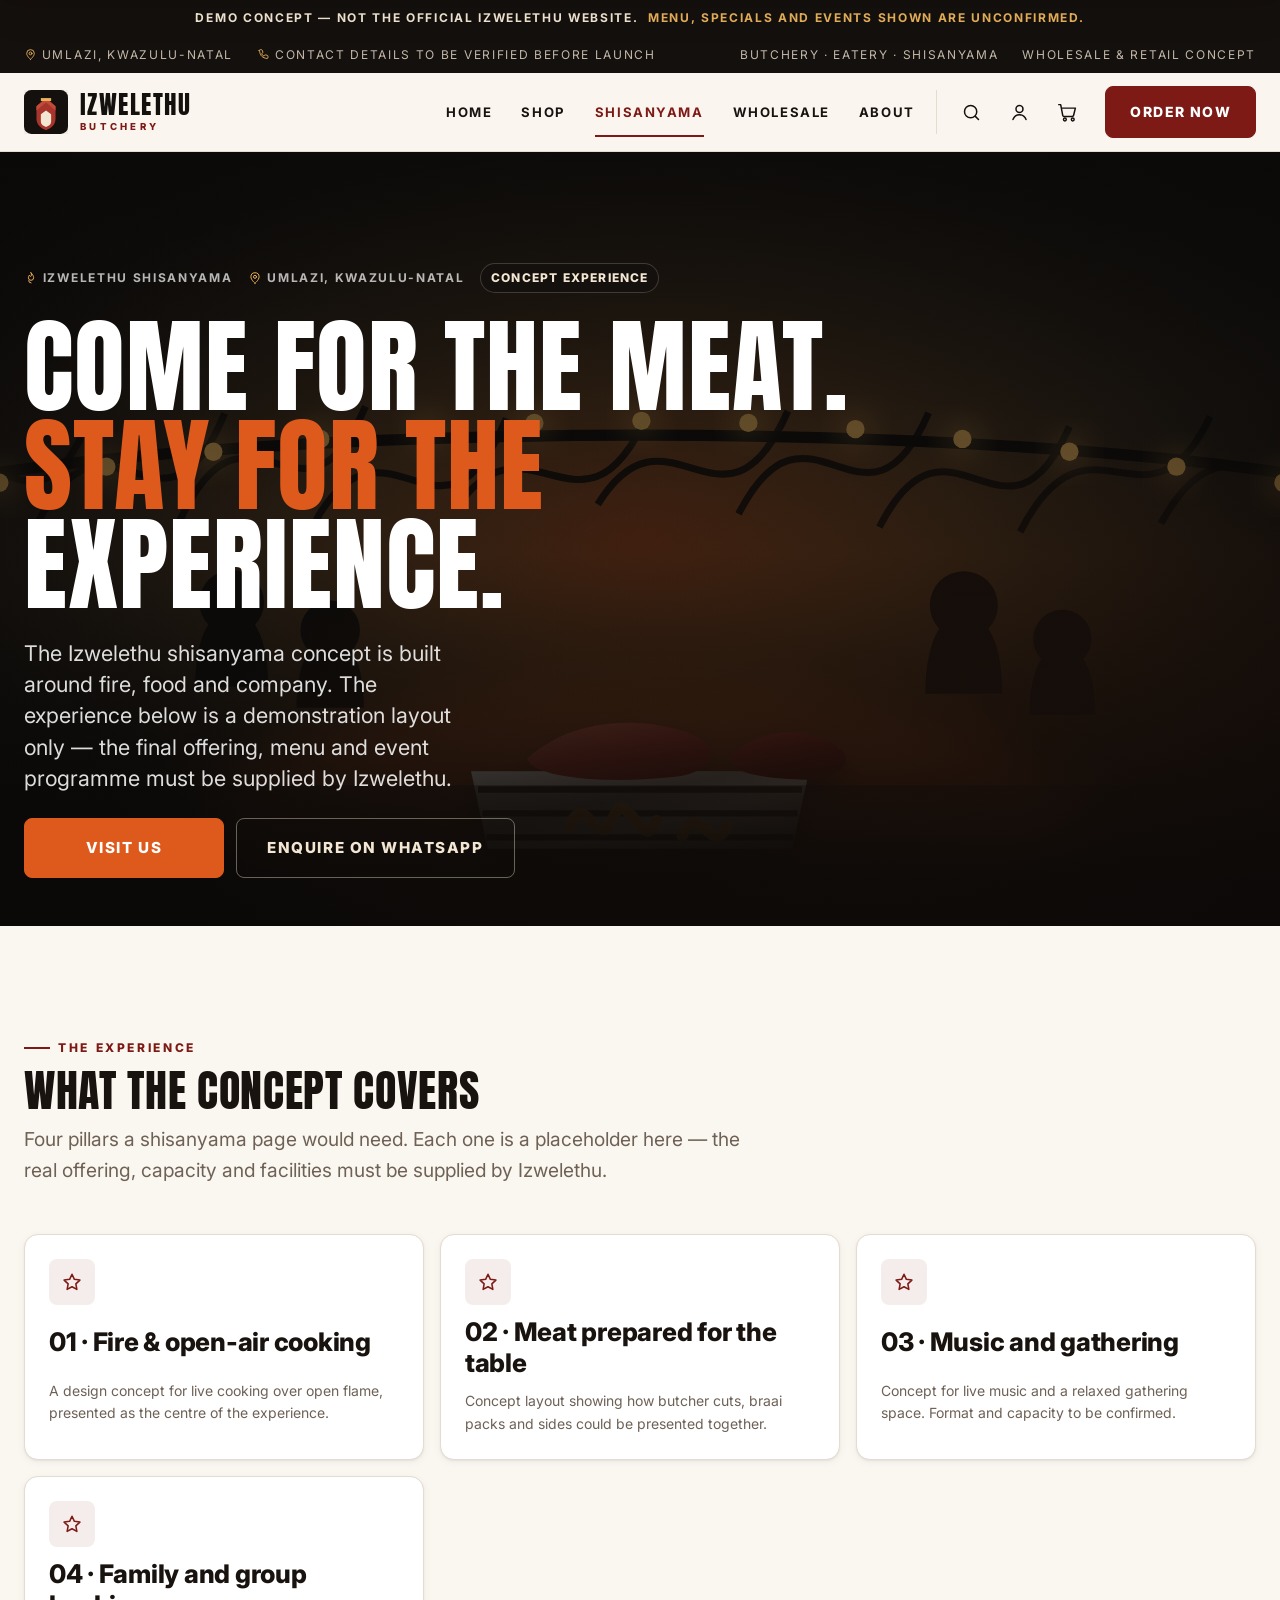
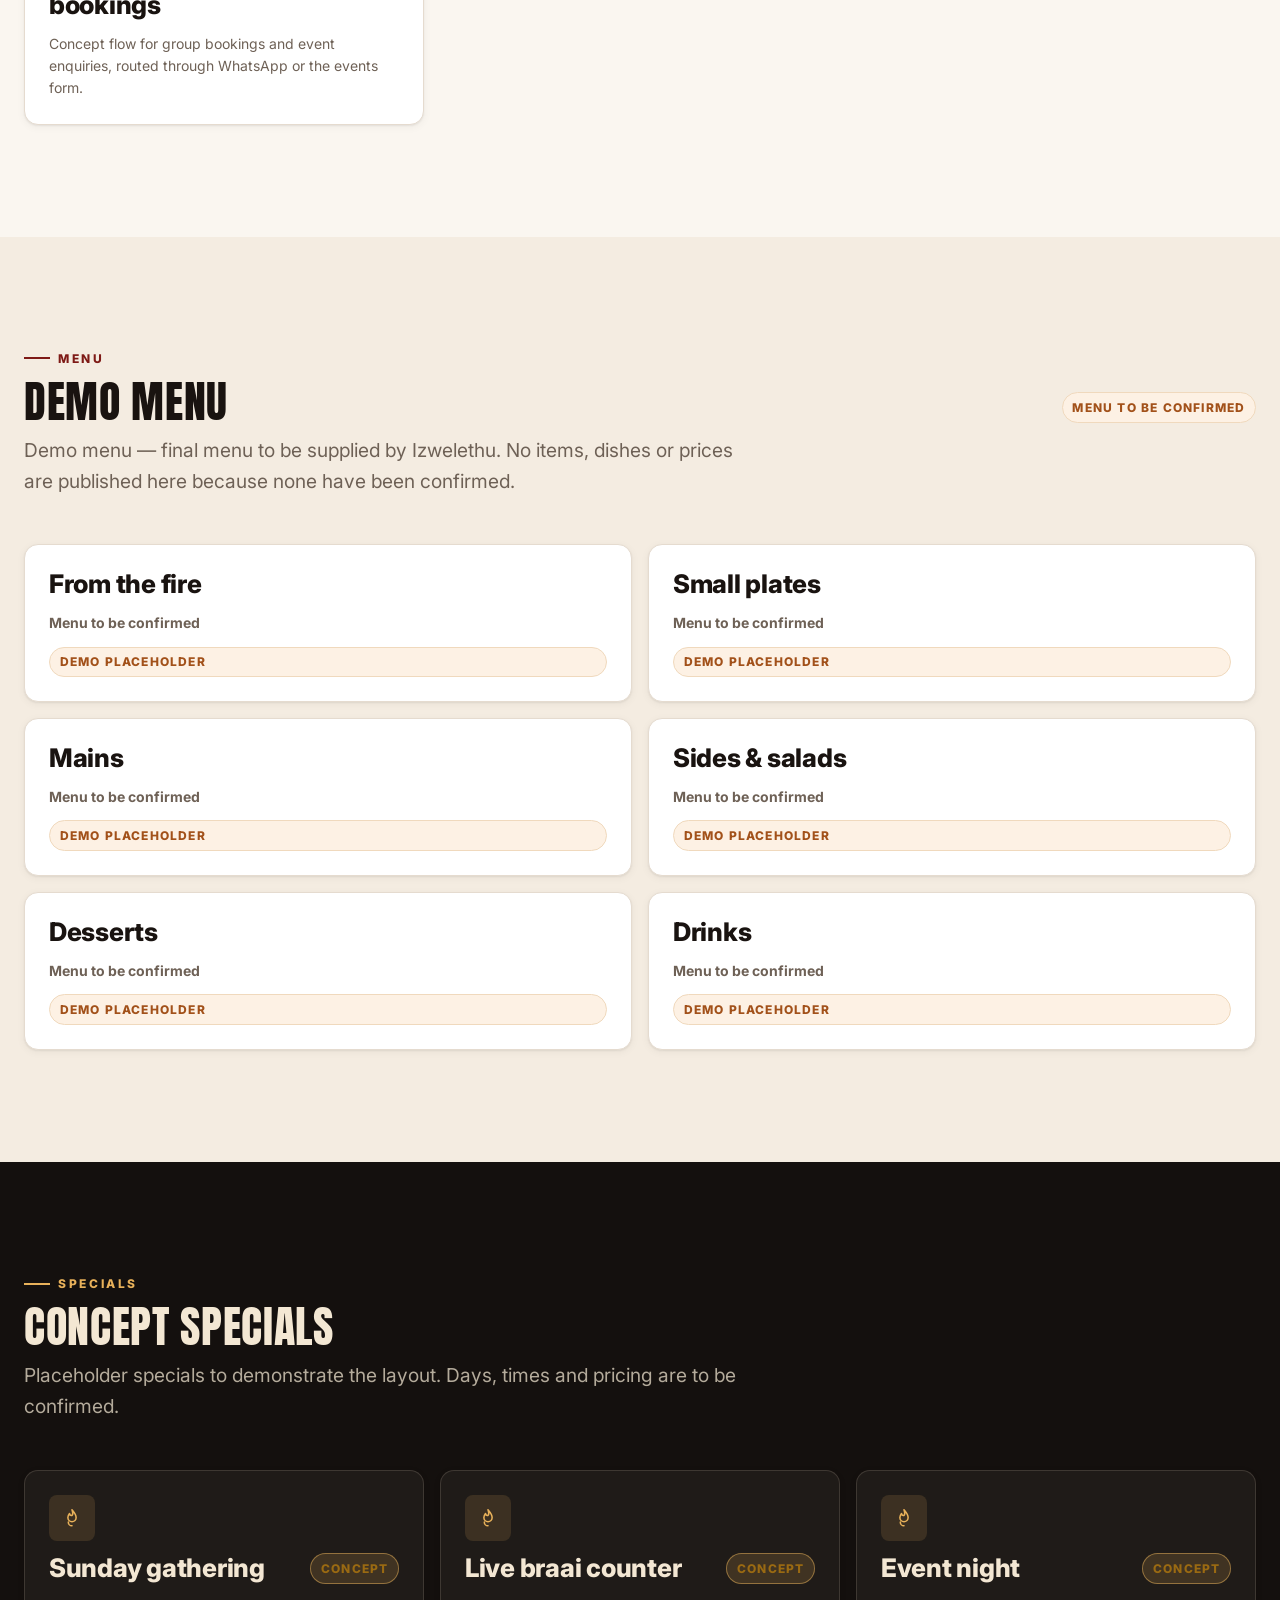
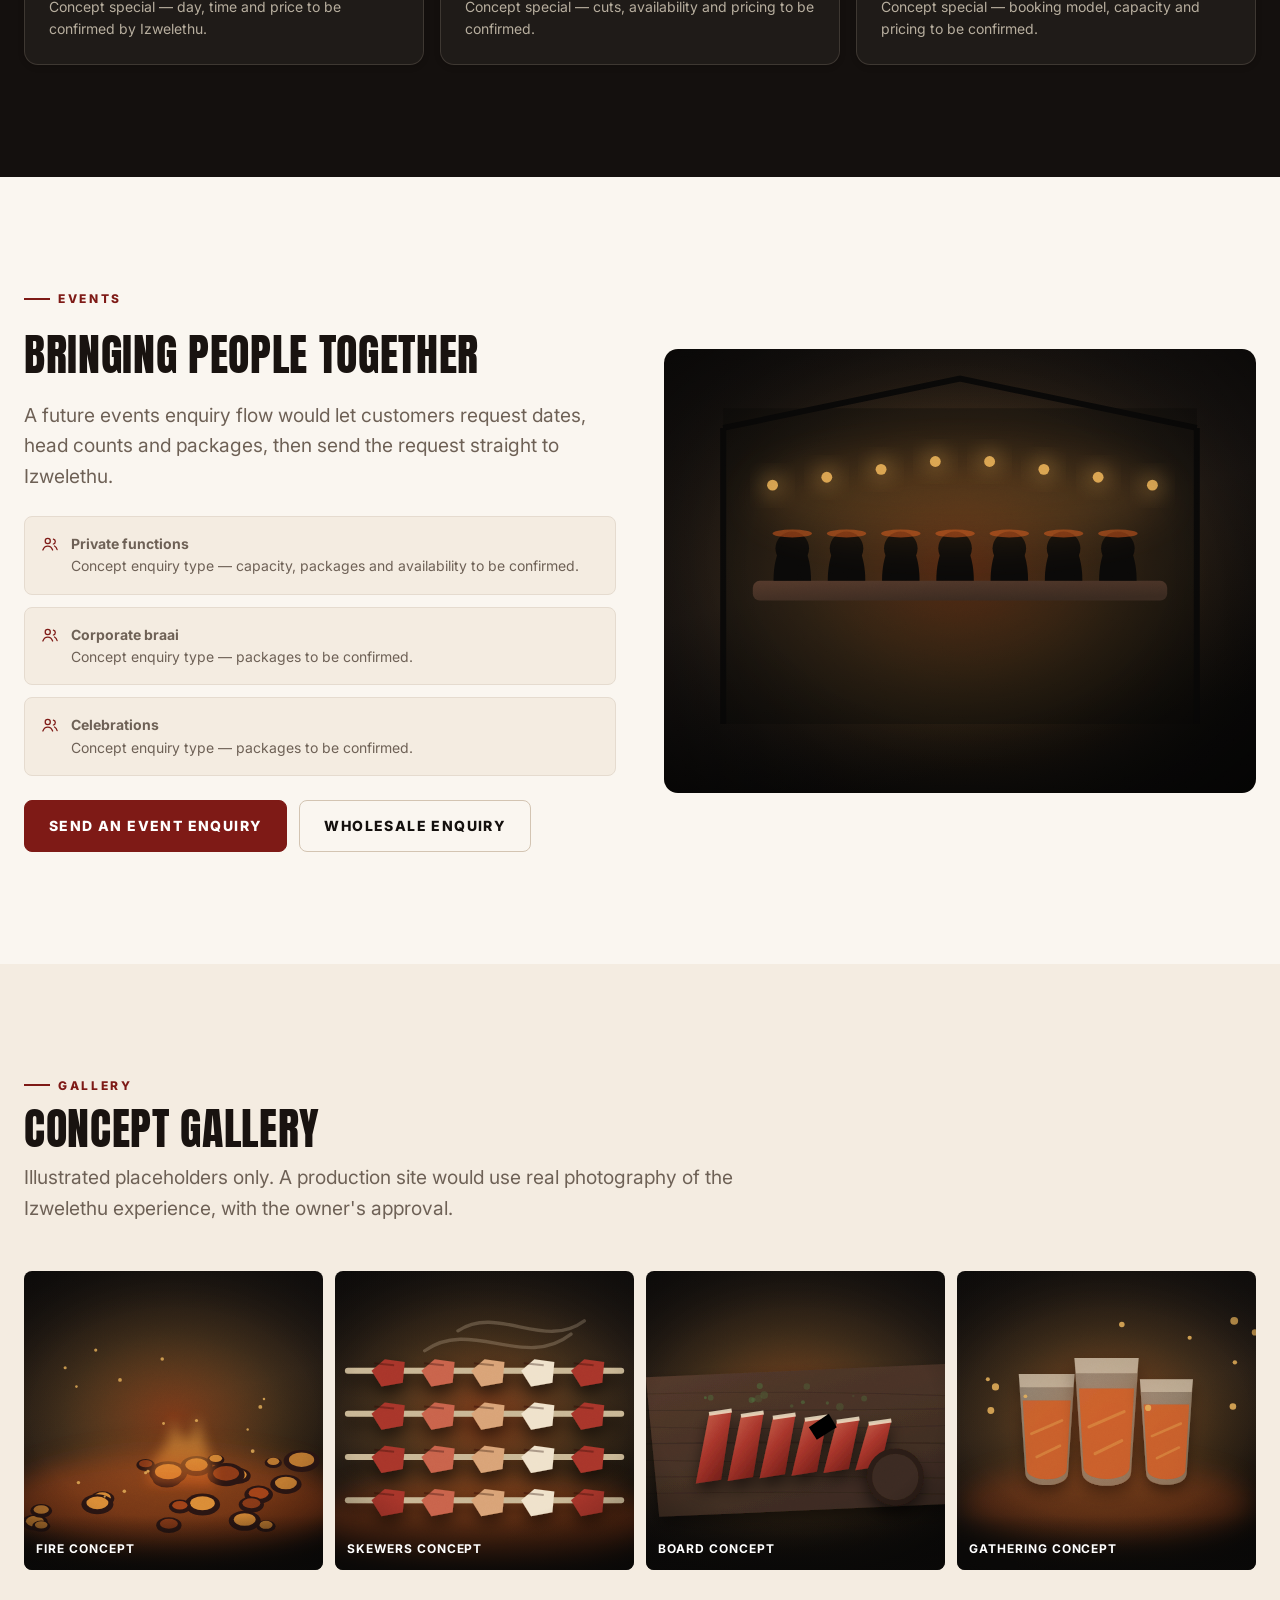
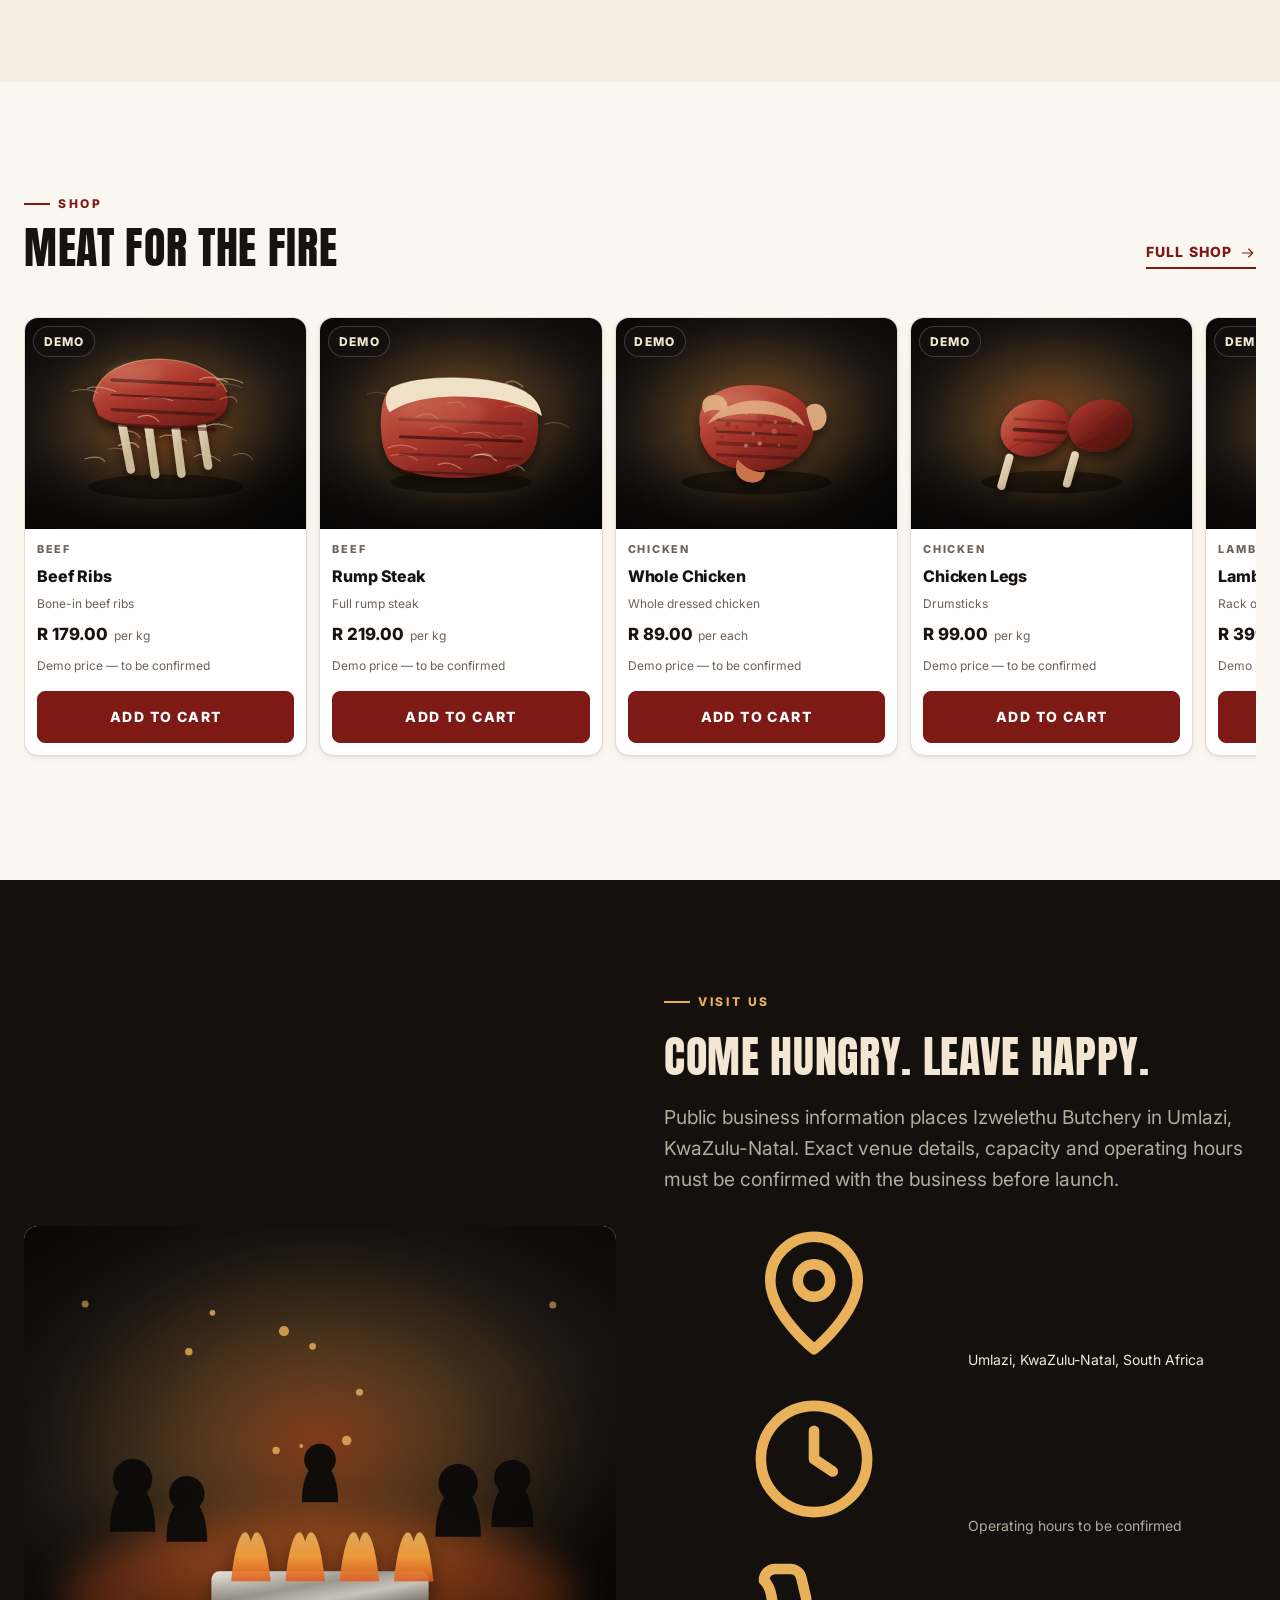
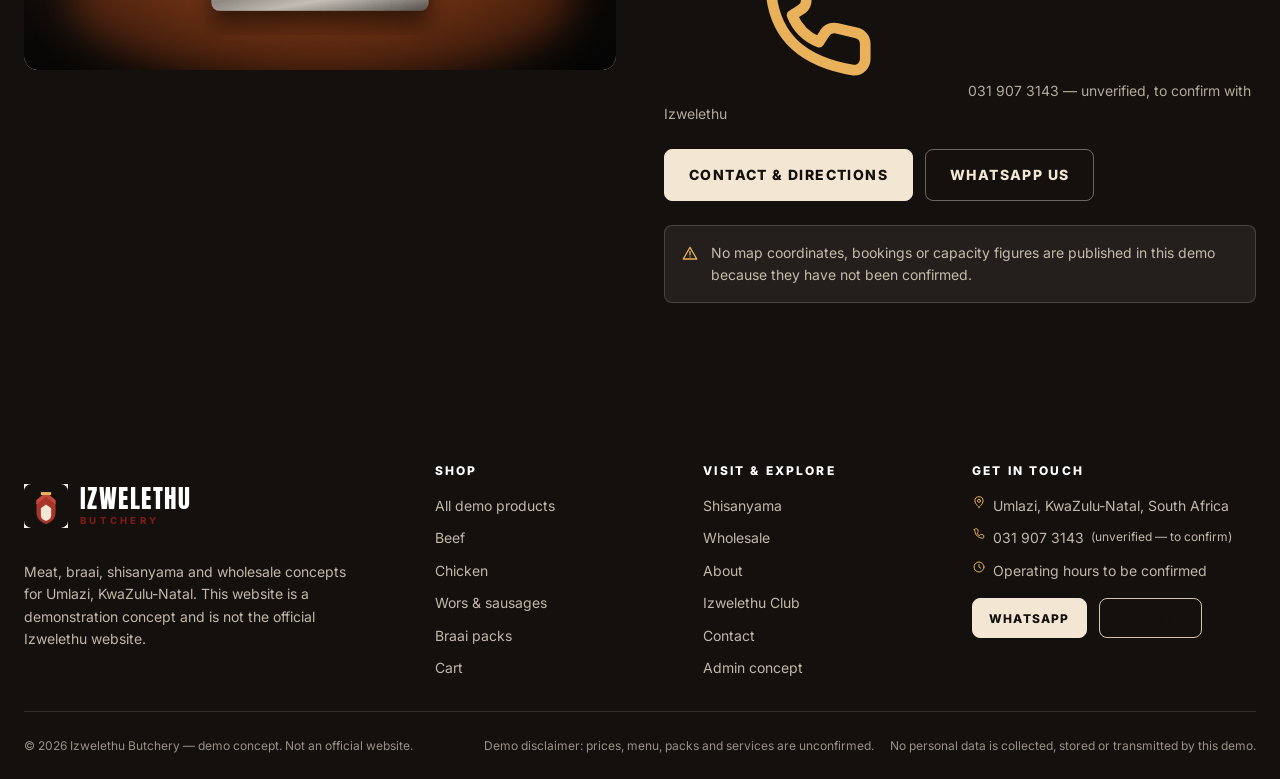
<file: shisanyama.html>
<!DOCTYPE html>
<html lang="en-ZA">
<head>
<meta charset="utf-8">
<meta name="viewport" content="width=device-width, initial-scale=1">
<title>Izwelethu Shisanyama | Demo Concept</title>
<meta name="description" content="Demo shisanyama experience page for Izwelethu Butchery — experience, menu, specials, events and gallery concepts for Umlazi, KwaZulu-Natal. Menu to be confirmed.">
<meta name="robots" content="noindex, nofollow">
<meta name="theme-color" content="#14100E">
<meta property="og:type" content="website">
<meta property="og:site_name" content="Izwelethu Butchery — Demo Concept">
<meta property="og:title" content="Izwelethu Shisanyama | Demo Concept">
<meta property="og:description" content="Come for the meat. Stay for the experience. Demo shisanyama concept page — menu, specials and events to be confirmed by Izwelethu.">
<meta property="og:image" content="assets/images/og-card.svg">
<link rel="icon" href="assets/icons/favicon.svg" type="image/svg+xml">
<link rel="preconnect" href="https://fonts.googleapis.com">
<link rel="preconnect" href="https://fonts.gstatic.com" crossorigin>
<link rel="stylesheet" href="https://fonts.googleapis.com/css2?family=Anton&family=Inter:wght@400;500;700;800&display=swap">
<link rel="stylesheet" href="css/style.css">
<link rel="stylesheet" href="css/responsive.css">
</head>

<body>
<a class="skip-link" href="#main">Skip to content</a>

<p class="demo-ribbon">
  Demo concept — not the official Izwelethu website. &nbsp;<strong>Menu, specials and events shown are unconfirmed.</strong>
</p>

<div class="topbar">
  <div class="container topbar__inner">
    <ul class="topbar__list">
      <li><svg class="ico" aria-hidden="true"><use href="#ico-pin"></use></svg> Umlazi, KwaZulu-Natal</li>
      <li><svg class="ico" aria-hidden="true"><use href="#ico-phone"></use></svg> Contact details to be verified before launch</li>
    </ul>
    <ul class="topbar__list">
      <li>Butchery &middot; Eatery &middot; Shisanyama</li>
      <li>Wholesale &amp; retail concept</li>
    </ul>
  </div>
</div>

<header class="header">
  <div class="container header__inner">
    <a class="brand" href="index.html" aria-label="Izwelethu Butchery — home">
      <img class="brand__mark" src="assets/logo/izwelethu-mark.svg" alt="" width="44" height="44">
      <span class="brand__text">
        <span class="brand__name">IZWELETHU</span>
        <span class="brand__sub">BUTCHERY</span>
      </span>
    </a>
    <nav class="nav-desktop" data-nav aria-label="Primary navigation">
      <ul class="nav-desktop__list">
        <li><a href="index.html">Home</a></li>
        <li><a href="shop.html">Shop</a></li>
        <li><a href="shisanyama.html">Shisanyama</a></li>
        <li><a href="wholesale.html">Wholesale</a></li>
        <li><a href="about.html">About</a></li>
      </ul>
    </nav>
    <div class="header__actions">
      <button class="icon-btn" type="button" data-search-open aria-label="Search products">
        <svg class="ico" aria-hidden="true"><use href="#ico-search"></use></svg>
      </button>
      <button class="icon-btn" type="button" data-demo-note="Account area is a concept feature — production integration required." aria-label="Account (concept only)">
        <svg class="ico" aria-hidden="true"><use href="#ico-user"></use></svg>
      </button>
      <a class="icon-btn" href="cart.html" aria-label="Cart, empty">
        <svg class="ico" aria-hidden="true"><use href="#ico-cart"></use></svg>
        <span class="cart-count" data-empty="true">0</span>
      </a>
      <button class="icon-btn header__menu-btn" type="button" data-drawer-open aria-label="Open menu" aria-controls="site-drawer">
        <svg class="ico" aria-hidden="true"><use href="#ico-menu"></use></svg>
      </button>
    </div>
    <button class="btn btn--accent header__cta" type="button" data-whatsapp="cart">Order now</button>
  </div>
</header>

<div class="search" id="site-search" aria-hidden="true" role="dialog" aria-label="Search products">
  <div class="container search__inner">
    <div class="search__field">
      <svg class="ico" aria-hidden="true"><use href="#ico-search"></use></svg>
      <input class="search__input" type="search" placeholder="Search ribs, wors, chicken, lamb…" data-search-input aria-label="Search products">
      <button class="icon-btn" type="button" data-search-close aria-label="Close search">
        <svg class="ico" aria-hidden="true"><use href="#ico-close"></use></svg>
      </button>
    </div>
    <p class="search__hint" data-search-hint>Type to search demo products, categories and descriptions. Press / anywhere to open search.</p>
    <div class="search__results" data-search-results></div>
  </div>
</div>

<div class="drawer-backdrop" id="drawer-backdrop"></div>

<aside class="drawer" id="site-drawer" aria-hidden="true" aria-label="Mobile menu">
  <div class="drawer__head">
    <span class="brand__text">
      <span class="brand__name">IZWELETHU</span>
      <span class="brand__sub">BUTCHERY</span>
    </span>
    <button class="icon-btn" type="button" data-drawer-close aria-label="Close menu">
      <svg class="ico" aria-hidden="true"><use href="#ico-close"></use></svg>
    </button>
  </div>
  <nav class="drawer__nav" data-drawer-nav aria-label="Mobile navigation">
    <a href="index.html">Home</a>
    <a href="shop.html">Shop meat</a>
    <a href="shisanyama.html">Shisanyama</a>
    <a href="wholesale.html">Wholesale</a>
    <a href="about.html">About</a>
    <a href="contact.html">Contact</a>
    <a href="loyalty.html">Izwelethu Club</a>
    <a href="cart.html">Cart</a>
  </nav>
  <div class="drawer__foot">
    <button class="btn btn--ember btn--block" type="button" data-whatsapp="cart">Order on WhatsApp</button>
    <a class="btn btn--ghost btn--block" href="shop.html">Shop all demo products</a>
    <p class="drawer__note">Demo concept only. Prices, packs and services shown are not confirmed by Izwelethu Butchery.</p>
  </div>
</aside>

<main id="main">

  <section class="hero on-dark">
    <div class="hero__media">
      <img src="assets/images/hero-shisanyama.svg" alt="" fetchpriority="high" width="2000" height="1100">
    </div>
    <div class="container hero__inner">
      <div class="hero__meta fade-up">
        <span><svg class="ico" aria-hidden="true"><use href="#ico-fire"></use></svg> Izwelethu shisanyama</span>
        <span><svg class="ico" aria-hidden="true"><use href="#ico-pin"></use></svg> Umlazi, KwaZulu-Natal</span>
        <span class="badge badge--dark">Concept experience</span>
      </div>
      <h1 class="hero__title fade-up d1">
        <span>Come for the meat.</span>
        <span class="accent">Stay for the</span>
        <span>experience.</span>
      </h1>
      <p class="hero__sub fade-up d2" id="shisa-intro"></p>
      <div class="hero__actions fade-up d3">
        <a class="btn btn--ember btn--lg" href="#visit">Visit us</a>
        <button class="btn btn--ghost btn--lg" type="button" data-whatsapp="enquiry"
          data-whatsapp-text="Hi Izwelethu, I would like to book or enquire about the shisanyama experience.">
          Enquire on WhatsApp
        </button>
      </div>
    </div>
  </section>

  <!-- ===================== THE EXPERIENCE ===================== -->
  <section class="section" id="experience">
    <div class="container">
      <div class="section-head">
        <span class="eyebrow">The experience</span>
        <h2>What the concept covers</h2>
        <p class="lede">
          Four pillars a shisanyama page would need. Each one is a placeholder here — the real
          offering, capacity and facilities must be supplied by Izwelethu.
        </p>
      </div>
      <div class="feature-grid" id="shisa-experience"></div>
    </div>
  </section>

  <!-- ===================== MENU ===================== -->
  <section class="section section--alt" id="menu">
    <div class="container">
      <div class="section-head">
        <div class="section-head__top">
          <div class="stack">
            <span class="eyebrow">Menu</span>
            <h2>Demo menu</h2>
          </div>
          <span class="badge badge--demo">Menu to be confirmed</span>
        </div>
        <p class="lede">
          Demo menu — final menu to be supplied by Izwelethu. No items, dishes or prices are
          published here because none have been confirmed.
        </p>
      </div>
      <div class="grid-2" id="shisa-menu"></div>
    </div>
  </section>

  <!-- ===================== SPECIALS ===================== -->
  <section class="section section--dark on-dark">
    <div class="container">
      <div class="section-head">
        <span class="eyebrow">Specials</span>
        <h2>Concept specials</h2>
        <p class="lede">Placeholder specials to demonstrate the layout. Days, times and pricing are to be confirmed.</p>
      </div>
      <div class="feature-grid" id="shisa-specials"></div>
    </div>
  </section>

  <!-- ===================== EVENTS ===================== -->
  <section class="section">
    <div class="container split">
      <div class="stack stack--lg">
        <span class="eyebrow">Events</span>
        <h2>Bringing people together</h2>
        <p class="lede">
          A future events enquiry flow would let customers request dates, head counts and packages,
          then send the request straight to Izwelethu.
        </p>
        <ul class="stack" id="shisa-events"></ul>
        <div class="row">
          <button class="btn btn--accent" type="button" data-whatsapp="enquiry"
            data-whatsapp-text="Hi Izwelethu, I would like to enquire about booking the shisanyama for an event.">
            Send an event enquiry
          </button>
          <a class="btn btn--ghost" href="wholesale.html">Wholesale enquiry</a>
        </div>
      </div>
      <div class="split-media reveal">
        <img src="assets/images/shisanyama-event.svg" alt="Illustrated placeholder of an event table under a marquee" loading="lazy" width="1200" height="900">
      </div>
    </div>
  </section>

  <!-- ===================== GALLERY ===================== -->
  <section class="section section--alt">
    <div class="container">
      <div class="section-head">
        <span class="eyebrow">Gallery</span>
        <h2>Concept gallery</h2>
        <p class="lede">
          Illustrated placeholders only. A production site would use real photography of the
          Izwelethu experience, with the owner's approval.
        </p>
      </div>
      <div class="gallery-grid" id="shisa-gallery"></div>
    </div>
  </section>

  <!-- ===================== MEAT FOR THE FIRE ===================== -->
  <section class="section">
    <div class="container">
      <div class="section-head">
        <div class="section-head__top">
          <div class="stack">
            <span class="eyebrow">Shop</span>
            <h2>Meat for the fire</h2>
          </div>
          <a class="link-arrow" href="shop.html">
            Full shop
            <svg class="ico" aria-hidden="true"><use href="#ico-arrow-right"></use></svg>
          </a>
        </div>
      </div>
      <div class="rail" id="shisa-products"></div>
    </div>
  </section>

  <!-- ===================== VISIT US ===================== -->
  <section class="section section--dark on-dark" id="visit">
    <div class="container split">
      <div class="split-media reveal">
        <img src="assets/images/about-community.svg" alt="Illustrated placeholder of people gathered around a braai fire" loading="lazy" width="1200" height="900">
      </div>
      <div class="stack stack--lg">
        <span class="eyebrow">Visit us</span>
        <h2>Come hungry. Leave happy.</h2>
        <p class="lede">
          Public business information places Izwelethu Butchery in Umlazi, KwaZulu-Natal.
          Exact venue details, capacity and operating hours must be confirmed with the business
          before launch.
        </p>
        <ul class="stack small">
          <li>
            <svg class="ico" style="display:inline-block;vertical-align:-3px;color:var(--gold)" aria-hidden="true"><use href="#ico-pin"></use></svg>
            Umlazi, KwaZulu-Natal, South Africa
          </li>
          <li>
            <svg class="ico" style="display:inline-block;vertical-align:-3px;color:var(--gold)" aria-hidden="true"><use href="#ico-clock"></use></svg>
            <span class="muted">Operating hours to be confirmed</span>
          </li>
          <li>
            <svg class="ico" style="display:inline-block;vertical-align:-3px;color:var(--gold)" aria-hidden="true"><use href="#ico-phone"></use></svg>
            <span class="muted">031 907 3143 — unverified, to confirm with Izwelethu</span>
          </li>
        </ul>
        <div class="row">
          <a class="btn btn--cream" href="contact.html">Contact &amp; directions</a>
          <button class="btn btn--ghost" type="button" data-whatsapp="enquiry"
            data-whatsapp-text="Hi Izwelethu, I would like to visit the shisanyama.">
            WhatsApp us
          </button>
        </div>
        <div class="note note--dark">
          <svg class="ico" aria-hidden="true"><use href="#ico-alert"></use></svg>
          <span>No map coordinates, bookings or capacity figures are published in this demo because they have not been confirmed.</span>
        </div>
      </div>
    </div>
  </section>

</main>

<footer class="footer">
  <div class="container">
    <div class="footer__grid">
      <div class="stack">
        <a class="brand" href="index.html" style="margin-right:0">
          <img class="brand__mark" src="assets/logo/izwelethu-mark.svg" alt="" width="44" height="44">
          <span class="brand__text">
            <span class="brand__name">IZWELETHU</span>
            <span class="brand__sub">BUTCHERY</span>
          </span>
        </a>
        <p class="footer__about">
          Meat, braai, shisanyama and wholesale concepts for Umlazi, KwaZulu-Natal.
          This website is a demonstration concept and is not the official Izwelethu website.
        </p>
      </div>
      <div>
        <h4>Shop</h4>
        <ul class="footer__list">
          <li><a href="shop.html">All demo products</a></li>
          <li><a href="shop.html?cat=beef">Beef</a></li>
          <li><a href="shop.html?cat=chicken">Chicken</a></li>
          <li><a href="shop.html?cat=wors-sausages">Wors &amp; sausages</a></li>
          <li><a href="shop.html?cat=braai-packs">Braai packs</a></li>
          <li><a href="cart.html">Cart</a></li>
        </ul>
      </div>
      <div>
        <h4>Visit &amp; explore</h4>
        <ul class="footer__list">
          <li><a href="shisanyama.html">Shisanyama</a></li>
          <li><a href="wholesale.html">Wholesale</a></li>
          <li><a href="about.html">About</a></li>
          <li><a href="loyalty.html">Izwelethu Club</a></li>
          <li><a href="contact.html">Contact</a></li>
          <li><a href="admin-demo.html">Admin concept</a></li>
        </ul>
      </div>
      <div>
        <h4>Get in touch</h4>
        <ul class="footer__list">
          <li><svg class="ico" aria-hidden="true"><use href="#ico-pin"></use></svg><span>Umlazi, KwaZulu-Natal, South Africa</span></li>
          <li>
            <svg class="ico" aria-hidden="true"><use href="#ico-phone"></use></svg>
            <a href="tel:+27319073143">031 907 3143</a>
            <span class="tiny">(unverified — to confirm)</span>
          </li>
          <li><svg class="ico" aria-hidden="true"><use href="#ico-clock"></use></svg><span>Operating hours to be confirmed</span></li>
        </ul>
        <div class="row" style="margin-top:var(--sp-4)">
          <button class="btn btn--cream btn--sm" type="button" data-whatsapp="enquiry">WhatsApp</button>
          <button class="btn btn--ghost btn--sm" type="button" data-demo-note="Account area is a concept feature — production integration required.">Account</button>
        </div>
      </div>
    </div>
    <div class="footer__bottom">
      <p style="margin:0">&copy; <span data-year>2026</span> Izwelethu Butchery — demo concept. Not an official website.</p>
      <ul class="footer__legal">
        <li>Demo disclaimer: prices, menu, packs and services are unconfirmed.</li>
        <li>No personal data is collected, stored or transmitted by this demo.</li>
      </ul>
    </div>
  </div>
</footer>

<nav class="bottom-nav" aria-label="Quick navigation">
  <a class="bottom-nav__item" href="index.html"><svg class="ico" aria-hidden="true"><use href="#ico-fire"></use></svg>Home</a>
  <a class="bottom-nav__item" href="shop.html"><svg class="ico" aria-hidden="true"><use href="#ico-cart"></use></svg>Shop</a>
  <a class="bottom-nav__item" href="shisanyama.html"><svg class="ico" aria-hidden="true"><use href="#ico-sparkle"></use></svg>Braai</a>
  <a class="bottom-nav__item" href="cart.html"><svg class="ico" aria-hidden="true"><use href="#ico-box"></use></svg>Cart</a>
  <button class="bottom-nav__item" type="button" data-drawer-open><svg class="ico" aria-hidden="true"><use href="#ico-menu"></use></svg>More</button>
</nav>

<div class="sticky-cta">
  <button class="btn btn--ember btn--block" type="button" data-whatsapp="enquiry"
    data-whatsapp-text="Hi Izwelethu, I would like to enquire about the shisanyama experience.">
    <svg class="ico" aria-hidden="true"><use href="#ico-whatsapp"></use></svg>
    Enquire on WhatsApp
  </button>
</div>

<div class="toast-stack" role="status" aria-live="polite"></div>

<script src="js/demo-data.js" defer></script>
<script src="js/products.js" defer></script>
<script src="js/app.js" defer></script>
<script src="js/cart.js" defer></script>
<script src="js/whatsapp.js" defer></script>
<script src="js/filters.js" defer></script>
<script>
/* Shisanyama demo content is generated from js/demo-data.js so it can be
   replaced wholesale with owner-approved copy. */
document.addEventListener('DOMContentLoaded', function () {
  var year = document.querySelector('[data-year]');
  if (year) year.textContent = String(new Date().getFullYear());

  var data = IZWELETHU.shisanyama;

  document.getElementById('shisa-intro').textContent = data.intro;

  document.getElementById('shisa-experience').innerHTML = data.experience.map(function (item, index) {
    return '<article class="feature reveal">' +
      '<span class="feature__icon" aria-hidden="true"><svg class="ico"><use href="#ico-star"></use></svg></span>' +
      '<h3>' + (index + 1 < 10 ? '0' : '') + (index + 1) + ' · ' + item.title + '</h3>' +
      '<p>' + item.text + '</p>' +
      '</article>';
  }).join('');

  document.getElementById('shisa-menu').innerHTML = data.menu.map(function (group) {
    return '<article class="feature reveal">' +
      '<h3>' + group.section + '</h3>' +
      '<p class="strong">' + group.items + '</p>' +
      '<span class="badge badge--demo">Demo placeholder</span>' +
      '</article>';
  }).join('');

  document.getElementById('shisa-specials').innerHTML = data.specials.map(function (special) {
    return '<article class="feature reveal">' +
      '<span class="feature__icon" aria-hidden="true"><svg class="ico"><use href="#ico-fire"></use></svg></span>' +
      '<div class="row" style="justify-content:space-between"><h3>' + special.title + '</h3>' +
      '<span class="badge badge--gold">' + special.badge + '</span></div>' +
      '<p>' + special.text + '</p>' +
      '</article>';
  }).join('');

  document.getElementById('shisa-events').innerHTML = data.events.map(function (event) {
    return '<li class="note" style="margin:0"><svg class="ico" aria-hidden="true"><use href="#ico-users"></use></svg>' +
      '<span><strong>' + event.title + '</strong><br>' + event.text + '</span></li>';
  }).join('');

  document.getElementById('shisa-gallery').innerHTML = data.gallery.map(function (shot) {
    return '<figure class="reveal">' +
      '<img src="' + shot.src + '" alt="Illustrated placeholder — ' + shot.caption + '" loading="lazy" width="1200" height="900">' +
      '<figcaption>' + shot.caption + '</figcaption>' +
      '</figure>';
  }).join('');

  UI.renderInto('#shisa-products', Products.featured().slice(0, 6).map(function (product) {
    return UI.productCard(product);
  }).join(''));

  UI.initReveal();
});
</script>
</body>
</html>
</file>
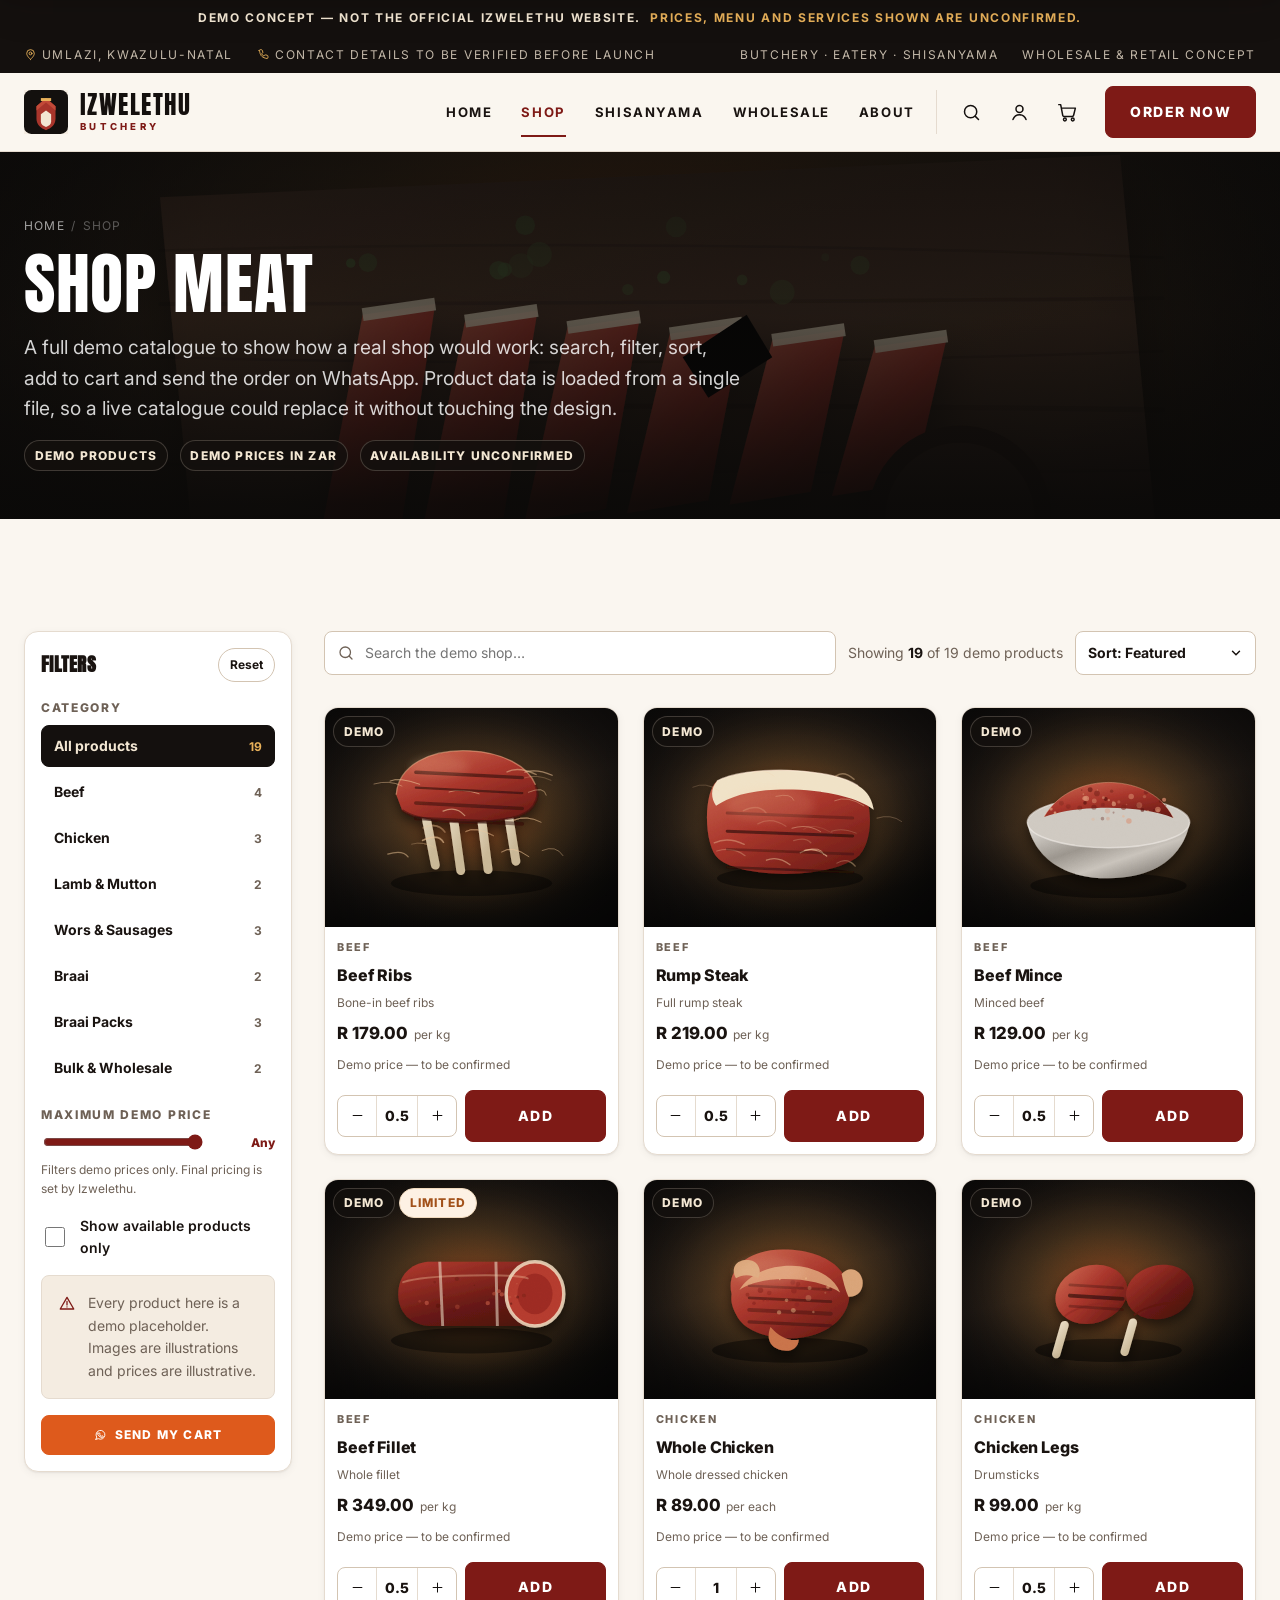
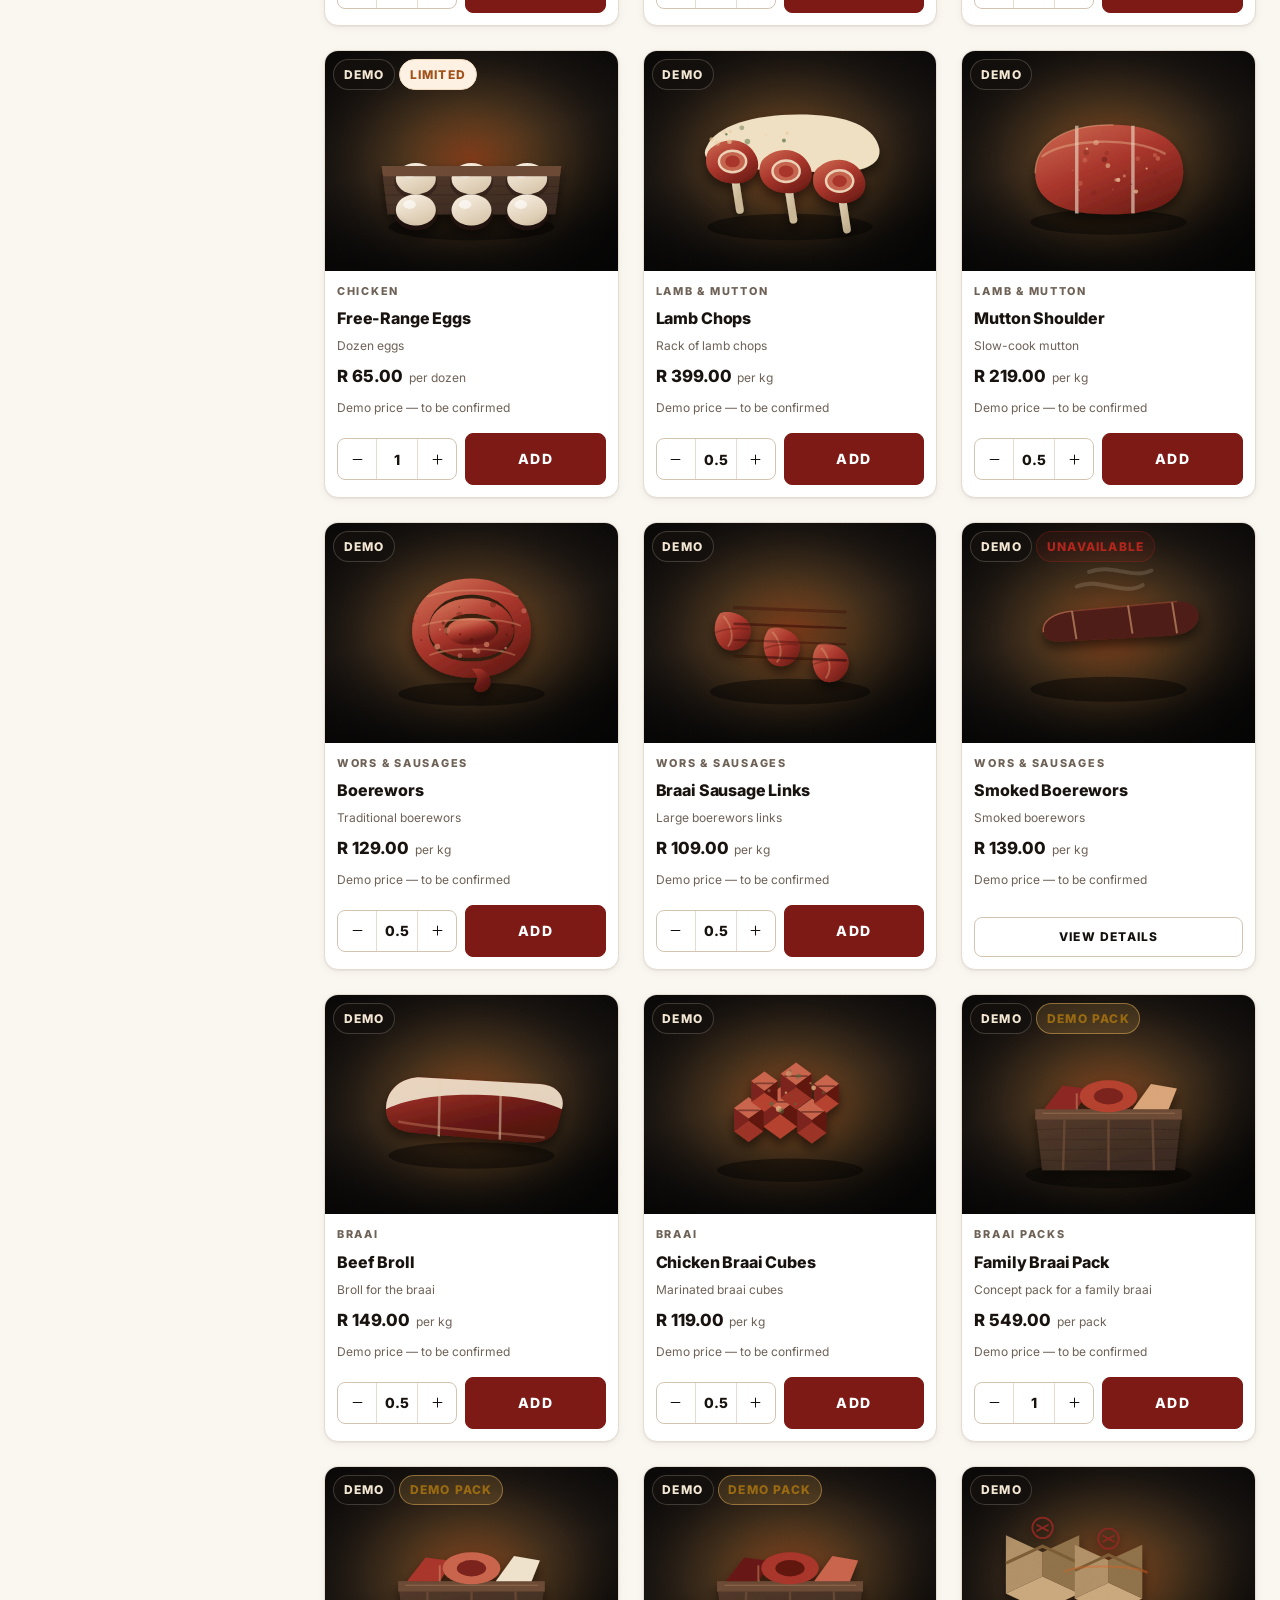
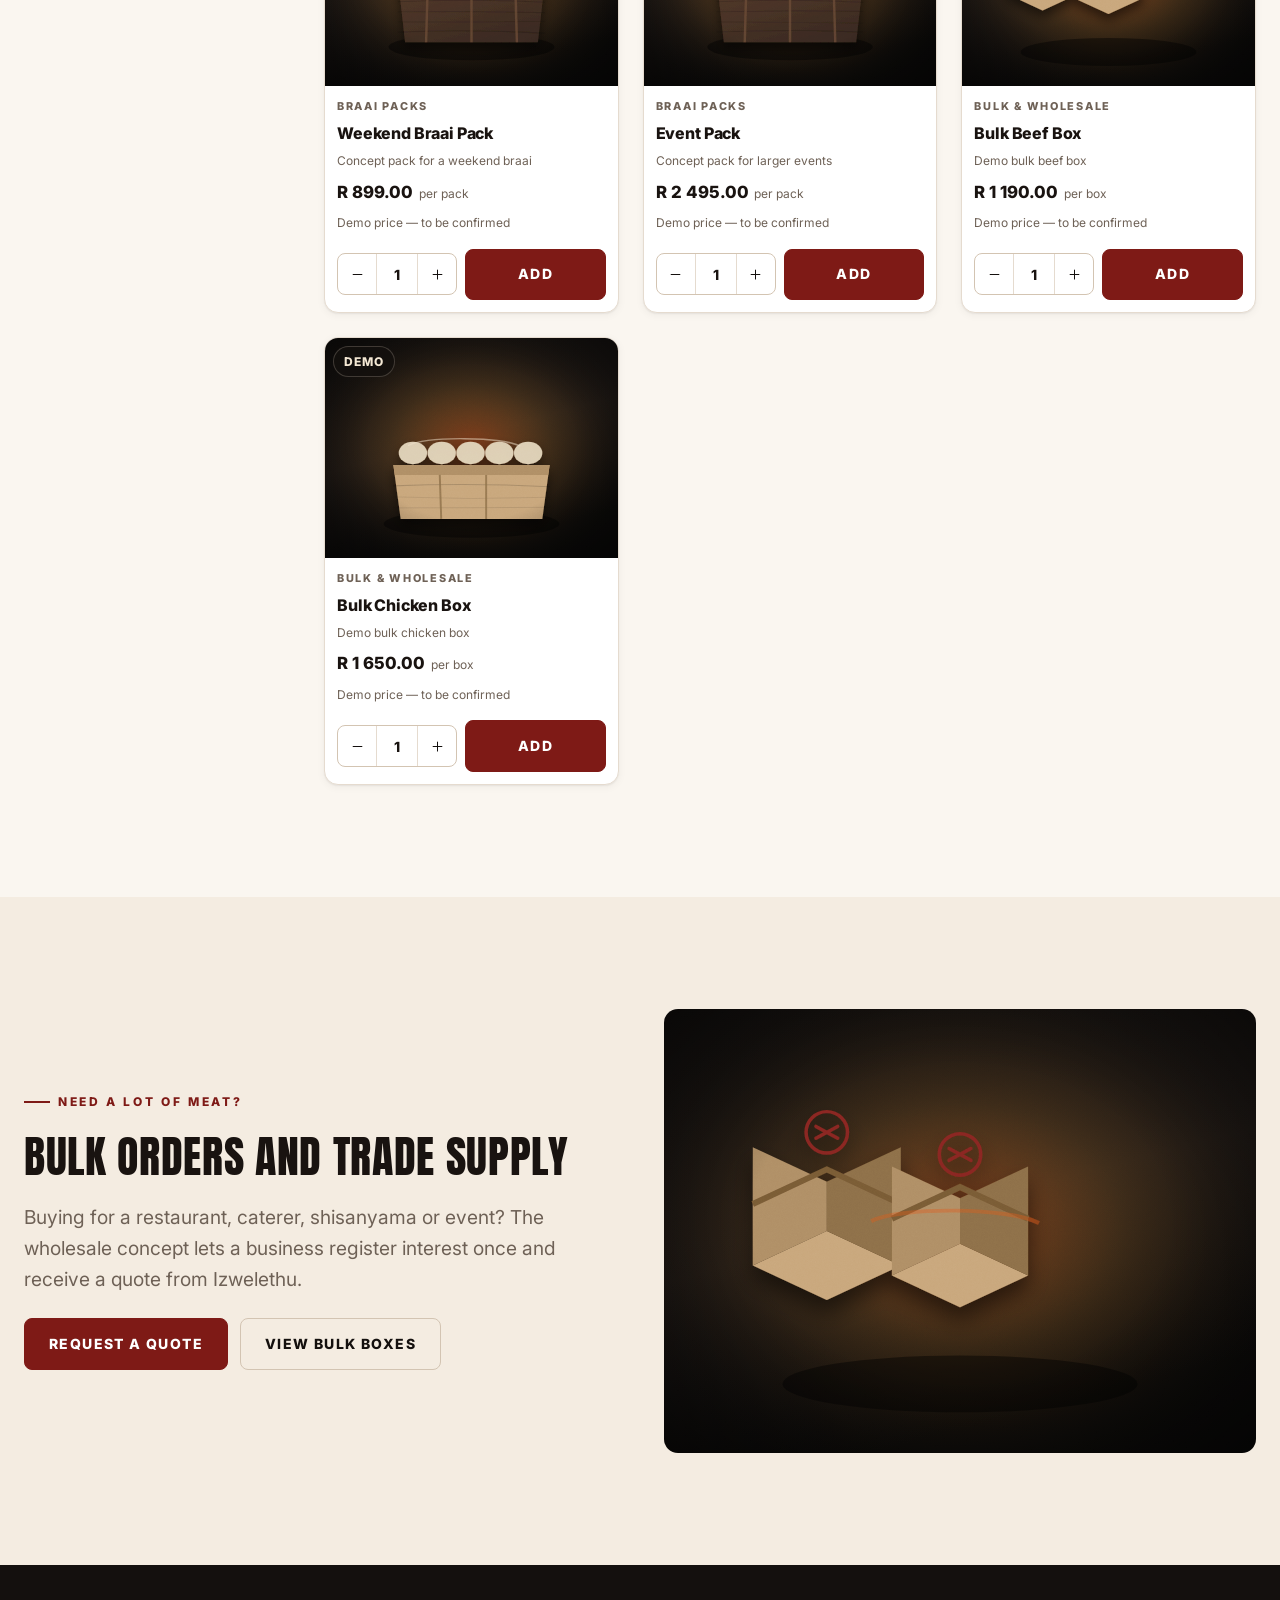
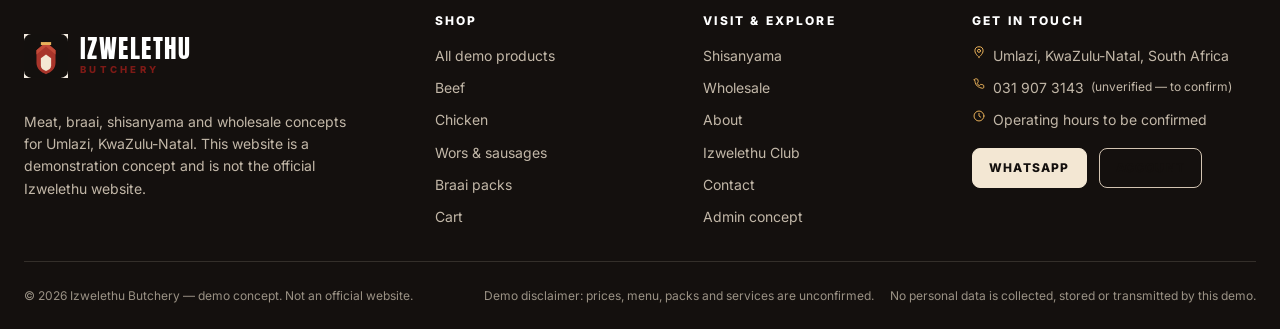
<file: shop.html>
<!DOCTYPE html>
<html lang="en-ZA">
<head>
<meta charset="utf-8">
<meta name="viewport" content="width=device-width, initial-scale=1">
<title>Shop Meat | Izwelethu Butchery Demo Concept</title>
<meta name="description" content="Browse the demo catalogue: beef, chicken, lamb and mutton, wors, braai cuts, braai packs and bulk boxes. Demo prices — to be confirmed by Izwelethu Butchery, Umlazi.">
<meta name="robots" content="noindex, nofollow">
<meta name="theme-color" content="#14100E">
<meta property="og:type" content="website">
<meta property="og:site_name" content="Izwelethu Butchery — Demo Concept">
<meta property="og:title" content="Shop Meat | Izwelethu Butchery Demo Concept">
<meta property="og:description" content="Demo catalogue of beef, chicken, lamb, wors, braai packs and bulk boxes with a working cart and WhatsApp ordering flow.">
<meta property="og:image" content="assets/images/og-card.svg">
<link rel="icon" href="assets/icons/favicon.svg" type="image/svg+xml">
<link rel="preconnect" href="https://fonts.googleapis.com">
<link rel="preconnect" href="https://fonts.gstatic.com" crossorigin>
<link rel="stylesheet" href="https://fonts.googleapis.com/css2?family=Anton&family=Inter:wght@400;500;700;800&display=swap">
<link rel="stylesheet" href="css/style.css">
<link rel="stylesheet" href="css/responsive.css">
</head>

<body>
<a class="skip-link" href="#main">Skip to content</a>

<p class="demo-ribbon">
  Demo concept — not the official Izwelethu website. &nbsp;<strong>Prices, menu and services shown are unconfirmed.</strong>
</p>

<div class="topbar">
  <div class="container topbar__inner">
    <ul class="topbar__list">
      <li><svg class="ico" aria-hidden="true"><use href="#ico-pin"></use></svg> Umlazi, KwaZulu-Natal</li>
      <li><svg class="ico" aria-hidden="true"><use href="#ico-phone"></use></svg> Contact details to be verified before launch</li>
    </ul>
    <ul class="topbar__list">
      <li>Butchery &middot; Eatery &middot; Shisanyama</li>
      <li>Wholesale &amp; retail concept</li>
    </ul>
  </div>
</div>

<header class="header">
  <div class="container header__inner">
    <a class="brand" href="index.html" aria-label="Izwelethu Butchery — home">
      <img class="brand__mark" src="assets/logo/izwelethu-mark.svg" alt="" width="44" height="44">
      <span class="brand__text">
        <span class="brand__name">IZWELETHU</span>
        <span class="brand__sub">BUTCHERY</span>
      </span>
    </a>
    <nav class="nav-desktop" data-nav aria-label="Primary navigation">
      <ul class="nav-desktop__list">
        <li><a href="index.html">Home</a></li>
        <li><a href="shop.html">Shop</a></li>
        <li><a href="shisanyama.html">Shisanyama</a></li>
        <li><a href="wholesale.html">Wholesale</a></li>
        <li><a href="about.html">About</a></li>
      </ul>
    </nav>
    <div class="header__actions">
      <button class="icon-btn" type="button" data-search-open aria-label="Search products">
        <svg class="ico" aria-hidden="true"><use href="#ico-search"></use></svg>
      </button>
      <button class="icon-btn" type="button" data-demo-note="Account area is a concept feature — production integration required." aria-label="Account (concept only)">
        <svg class="ico" aria-hidden="true"><use href="#ico-user"></use></svg>
      </button>
      <a class="icon-btn" href="cart.html" aria-label="Cart, empty">
        <svg class="ico" aria-hidden="true"><use href="#ico-cart"></use></svg>
        <span class="cart-count" data-empty="true">0</span>
      </a>
      <button class="icon-btn header__menu-btn" type="button" data-drawer-open aria-label="Open menu" aria-controls="site-drawer">
        <svg class="ico" aria-hidden="true"><use href="#ico-menu"></use></svg>
      </button>
    </div>
    <button class="btn btn--accent header__cta" type="button" data-whatsapp="cart">Order now</button>
  </div>
</header>

<div class="search" id="site-search" aria-hidden="true" role="dialog" aria-label="Search products">
  <div class="container search__inner">
    <div class="search__field">
      <svg class="ico" aria-hidden="true"><use href="#ico-search"></use></svg>
      <input class="search__input" type="search" placeholder="Search ribs, wors, chicken, lamb…" data-search-input aria-label="Search products">
      <button class="icon-btn" type="button" data-search-close aria-label="Close search">
        <svg class="ico" aria-hidden="true"><use href="#ico-close"></use></svg>
      </button>
    </div>
    <p class="search__hint" data-search-hint>Type to search demo products, categories and descriptions. Press / anywhere to open search.</p>
    <div class="search__results" data-search-results></div>
  </div>
</div>

<div class="drawer-backdrop" id="drawer-backdrop"></div>

<aside class="drawer" id="site-drawer" aria-hidden="true" aria-label="Mobile menu">
  <div class="drawer__head">
    <span class="brand__text">
      <span class="brand__name">IZWELETHU</span>
      <span class="brand__sub">BUTCHERY</span>
    </span>
    <button class="icon-btn" type="button" data-drawer-close aria-label="Close menu">
      <svg class="ico" aria-hidden="true"><use href="#ico-close"></use></svg>
    </button>
  </div>
  <nav class="drawer__nav" data-drawer-nav aria-label="Mobile navigation">
    <a href="index.html">Home</a>
    <a href="shop.html">Shop meat</a>
    <a href="shisanyama.html">Shisanyama</a>
    <a href="wholesale.html">Wholesale</a>
    <a href="about.html">About</a>
    <a href="contact.html">Contact</a>
    <a href="loyalty.html">Izwelethu Club</a>
    <a href="cart.html">Cart</a>
  </nav>
  <div class="drawer__foot">
    <button class="btn btn--ember btn--block" type="button" data-whatsapp="cart">Order on WhatsApp</button>
    <a class="btn btn--ghost btn--block" href="shop.html">Shop all demo products</a>
    <p class="drawer__note">Demo concept only. Prices, packs and services shown are not confirmed by Izwelethu Butchery.</p>
  </div>
</aside>

<main id="main">

  <section class="page-hero on-dark">
    <div class="page-hero__media">
      <img src="assets/images/gallery-board.svg" alt="" fetchpriority="high" width="1200" height="900">
    </div>
    <div class="container page-hero__inner">
      <nav class="crumbs" aria-label="Breadcrumb">
        <a href="index.html">Home</a><span>/</span><span>Shop</span>
      </nav>
      <h1 class="page-hero__title">Shop meat</h1>
      <p class="lede">
        A full demo catalogue to show how a real shop would work: search, filter, sort, add to cart
        and send the order on WhatsApp. Product data is loaded from a single file, so a live catalogue
        could replace it without touching the design.
      </p>
      <div class="row">
        <span class="badge badge--dark">Demo products</span>
        <span class="badge badge--dark">Demo prices in ZAR</span>
        <span class="badge badge--dark">Availability unconfirmed</span>
      </div>
    </div>
  </section>

  <section class="section">
    <div class="container shop">

      <!-- ===================== FILTERS ===================== -->
      <aside class="filters" id="shop-filters" aria-label="Product filters">
        <div class="filters__head">
          <h2 class="h4">Filters</h2>
          <button class="pill-clear" type="button" data-filters-reset>Reset</button>
        </div>

        <div class="filters__group">
          <span class="filters__label" id="filter-cat-label">Category</span>
          <div class="filters__cats" id="filters-categories" role="group" aria-labelledby="filter-cat-label"></div>
        </div>

        <div class="filters__group">
          <label class="filters__label" for="shop-price-max">Maximum demo price</label>
          <div class="range-row">
            <input type="range" id="shop-price-max" min="50" max="2500" step="10" value="2500"
              aria-describedby="shop-price-out">
            <output id="shop-price-out" for="shop-price-max">Any</output>
          </div>
          <p class="tiny muted">Filters demo prices only. Final pricing is set by Izwelethu.</p>
        </div>

        <div class="filters__group">
          <label class="check" for="shop-available-only">
            <input type="checkbox" id="shop-available-only">
            Show available products only
          </label>
        </div>

        <div class="note">
          <svg class="ico" aria-hidden="true"><use href="#ico-alert"></use></svg>
          <span>Every product here is a demo placeholder. Images are illustrations and prices are illustrative.</span>
        </div>

        <button class="btn btn--ember btn--block btn--sm" type="button" data-whatsapp="cart">
          <svg class="ico" aria-hidden="true"><use href="#ico-whatsapp"></use></svg>
          Send my cart
        </button>
      </aside>

      <!-- ===================== RESULTS ===================== -->
      <div class="shop__results">
        <div class="shop__bar">
          <div class="row" style="flex:1;min-width:220px">
            <label class="search-inline" for="shop-search" style="flex:1">
              <svg class="ico" aria-hidden="true"><use href="#ico-search"></use></svg>
              <input id="shop-search" type="search" placeholder="Search the demo shop…" data-shop-search>
            </label>
            <button class="btn btn--ghost btn--sm filters-toggle" type="button"
              data-filters-toggle aria-expanded="false" aria-controls="shop-filters">
              <svg class="ico" aria-hidden="true"><use href="#ico-filter"></use></svg>
              Filters
            </button>
          </div>

          <div class="row">
            <p class="shop__count" id="shop-count" role="status" aria-live="polite">Loading demo products…</p>
            <label class="visually-hidden" for="shop-sort">Sort products</label>
            <select class="select" id="shop-sort" style="width:auto;min-width:180px">
              <option value="featured">Sort: Featured</option>
              <option value="price-asc">Sort: Price low to high</option>
              <option value="price-desc">Sort: Price high to low</option>
              <option value="name-asc">Sort: Name A to Z</option>
            </select>
          </div>
        </div>

        <div class="active-filters" id="shop-active-filters" hidden></div>

        <div class="product-grid" id="shop-grid"></div>

        <div id="shop-empty" hidden>
          <div class="empty">
            <span class="empty__icon" aria-hidden="true">
              <svg class="ico"><use href="#ico-search"></use></svg>
            </span>
            <h3>No results found</h3>
            <p>
              We could not find a demo product matching those filters. Try a different cut, widen
              the price range, or browse everything.
            </p>
            <div class="row" style="justify-content:center">
              <button class="btn btn--accent" type="button" data-filters-reset>Clear all filters</button>
              <button class="btn btn--ghost" type="button" data-whatsapp="enquiry"
                data-whatsapp-text="Hi Izwelethu, I could not find what I was looking for on the website. Can you help?">
                Ask Izwelethu
              </button>
            </div>
          </div>
        </div>
      </div>
    </div>
  </section>

  <section class="section section--alt">
    <div class="container split">
      <div class="stack stack--lg">
        <span class="eyebrow">Need a lot of meat?</span>
        <h2>Bulk orders and trade supply</h2>
        <p class="lede">
          Buying for a restaurant, caterer, shisanyama or event? The wholesale concept lets a
          business register interest once and receive a quote from Izwelethu.
        </p>
        <div class="row">
          <a class="btn btn--accent" href="wholesale.html">Request a quote</a>
          <a class="btn btn--ghost" href="shop.html?cat=bulk-wholesale">View bulk boxes</a>
        </div>
      </div>
      <div class="split-media reveal">
        <img src="assets/images/bulk-beef-box.svg" alt="Illustrated placeholder of bulk meat boxes" loading="lazy" width="1200" height="900">
      </div>
    </div>
  </section>

</main>

<footer class="footer">
  <div class="container">
    <div class="footer__grid">
      <div class="stack">
        <a class="brand" href="index.html" style="margin-right:0">
          <img class="brand__mark" src="assets/logo/izwelethu-mark.svg" alt="" width="44" height="44">
          <span class="brand__text">
            <span class="brand__name">IZWELETHU</span>
            <span class="brand__sub">BUTCHERY</span>
          </span>
        </a>
        <p class="footer__about">
          Meat, braai, shisanyama and wholesale concepts for Umlazi, KwaZulu-Natal.
          This website is a demonstration concept and is not the official Izwelethu website.
        </p>
      </div>
      <div>
        <h4>Shop</h4>
        <ul class="footer__list">
          <li><a href="shop.html">All demo products</a></li>
          <li><a href="shop.html?cat=beef">Beef</a></li>
          <li><a href="shop.html?cat=chicken">Chicken</a></li>
          <li><a href="shop.html?cat=wors-sausages">Wors &amp; sausages</a></li>
          <li><a href="shop.html?cat=braai-packs">Braai packs</a></li>
          <li><a href="cart.html">Cart</a></li>
        </ul>
      </div>
      <div>
        <h4>Visit &amp; explore</h4>
        <ul class="footer__list">
          <li><a href="shisanyama.html">Shisanyama</a></li>
          <li><a href="wholesale.html">Wholesale</a></li>
          <li><a href="about.html">About</a></li>
          <li><a href="loyalty.html">Izwelethu Club</a></li>
          <li><a href="contact.html">Contact</a></li>
          <li><a href="admin-demo.html">Admin concept</a></li>
        </ul>
      </div>
      <div>
        <h4>Get in touch</h4>
        <ul class="footer__list">
          <li><svg class="ico" aria-hidden="true"><use href="#ico-pin"></use></svg><span>Umlazi, KwaZulu-Natal, South Africa</span></li>
          <li>
            <svg class="ico" aria-hidden="true"><use href="#ico-phone"></use></svg>
            <a href="tel:+27319073143">031 907 3143</a>
            <span class="tiny">(unverified — to confirm)</span>
          </li>
          <li><svg class="ico" aria-hidden="true"><use href="#ico-clock"></use></svg><span>Operating hours to be confirmed</span></li>
        </ul>
        <div class="row" style="margin-top:var(--sp-4)">
          <button class="btn btn--cream btn--sm" type="button" data-whatsapp="enquiry">WhatsApp</button>
          <button class="btn btn--ghost btn--sm" type="button" data-demo-note="Account area is a concept feature — production integration required.">Account</button>
        </div>
      </div>
    </div>
    <div class="footer__bottom">
      <p style="margin:0">&copy; <span data-year>2026</span> Izwelethu Butchery — demo concept. Not an official website.</p>
      <ul class="footer__legal">
        <li>Demo disclaimer: prices, menu, packs and services are unconfirmed.</li>
        <li>No personal data is collected, stored or transmitted by this demo.</li>
      </ul>
    </div>
  </div>
</footer>

<nav class="bottom-nav" aria-label="Quick navigation">
  <a class="bottom-nav__item" href="index.html"><svg class="ico" aria-hidden="true"><use href="#ico-fire"></use></svg>Home</a>
  <a class="bottom-nav__item" href="shop.html"><svg class="ico" aria-hidden="true"><use href="#ico-cart"></use></svg>Shop</a>
  <a class="bottom-nav__item" href="shisanyama.html"><svg class="ico" aria-hidden="true"><use href="#ico-sparkle"></use></svg>Braai</a>
  <a class="bottom-nav__item" href="cart.html"><svg class="ico" aria-hidden="true"><use href="#ico-box"></use></svg>Cart</a>
  <button class="bottom-nav__item" type="button" data-drawer-open><svg class="ico" aria-hidden="true"><use href="#ico-menu"></use></svg>More</button>
</nav>

<div class="sticky-cta">
  <button class="btn btn--ember btn--block" type="button" data-whatsapp="cart">
    <svg class="ico" aria-hidden="true"><use href="#ico-whatsapp"></use></svg>
    Order on WhatsApp
  </button>
</div>

<div class="toast-stack" role="status" aria-live="polite"></div>

<script src="js/demo-data.js" defer></script>
<script src="js/products.js" defer></script>
<script src="js/app.js" defer></script>
<script src="js/cart.js" defer></script>
<script src="js/whatsapp.js" defer></script>
<script src="js/filters.js" defer></script>
<script>
document.addEventListener('DOMContentLoaded', function () {
  var year = document.querySelector('[data-year]');
  if (year) year.textContent = String(new Date().getFullYear());
});
</script>
</body>
</html>
</file>
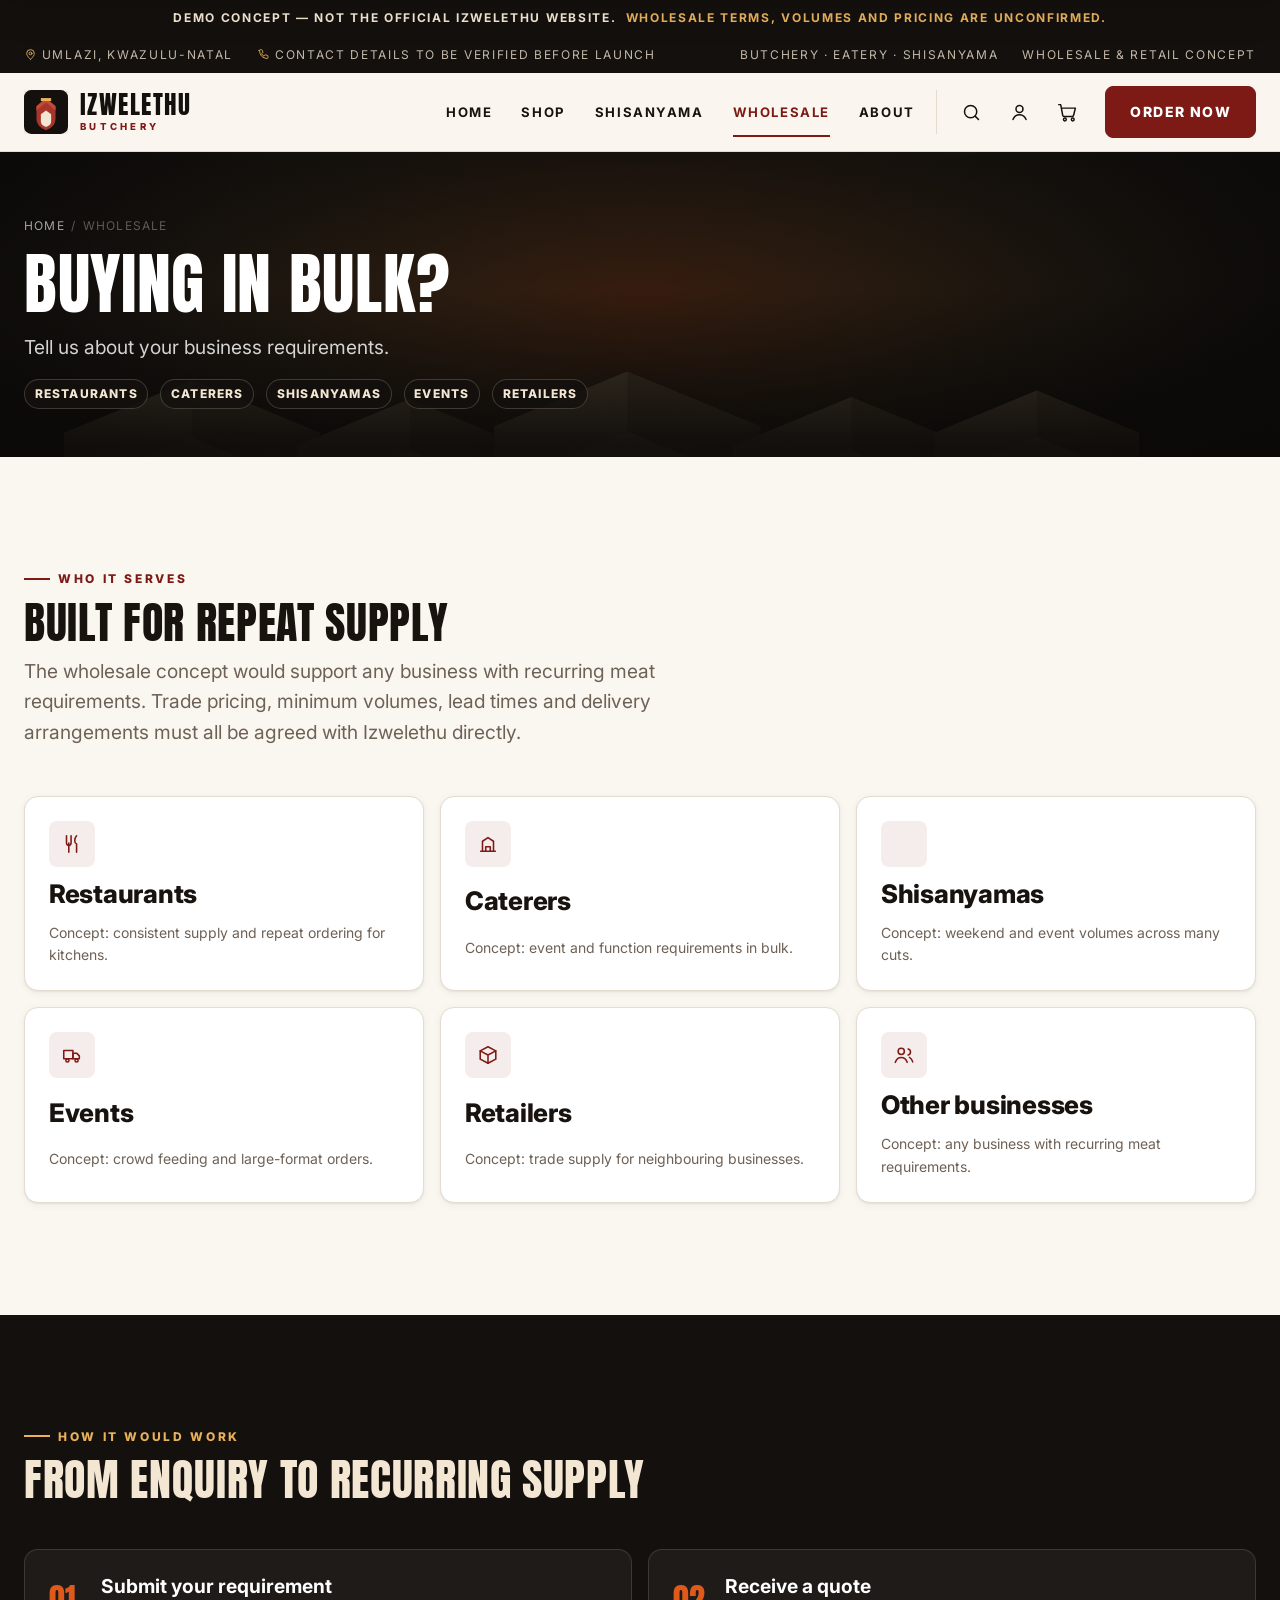
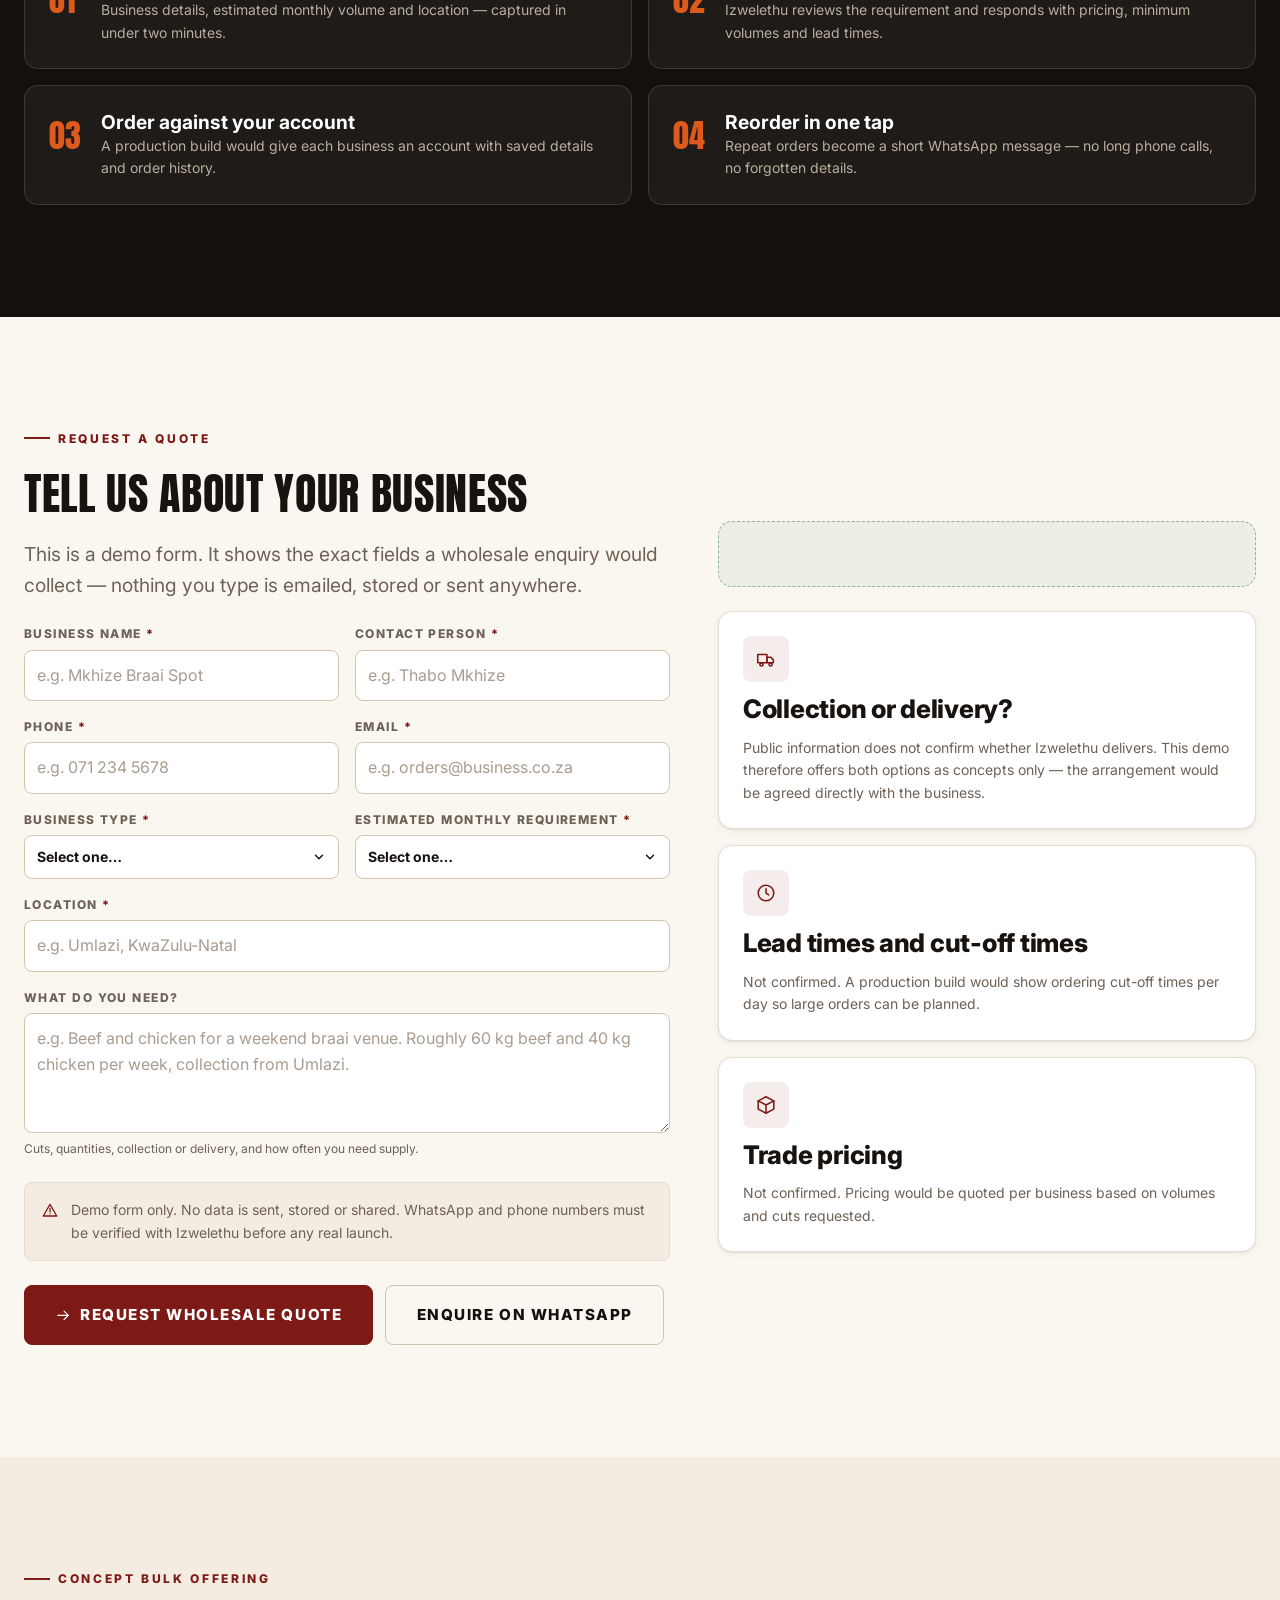
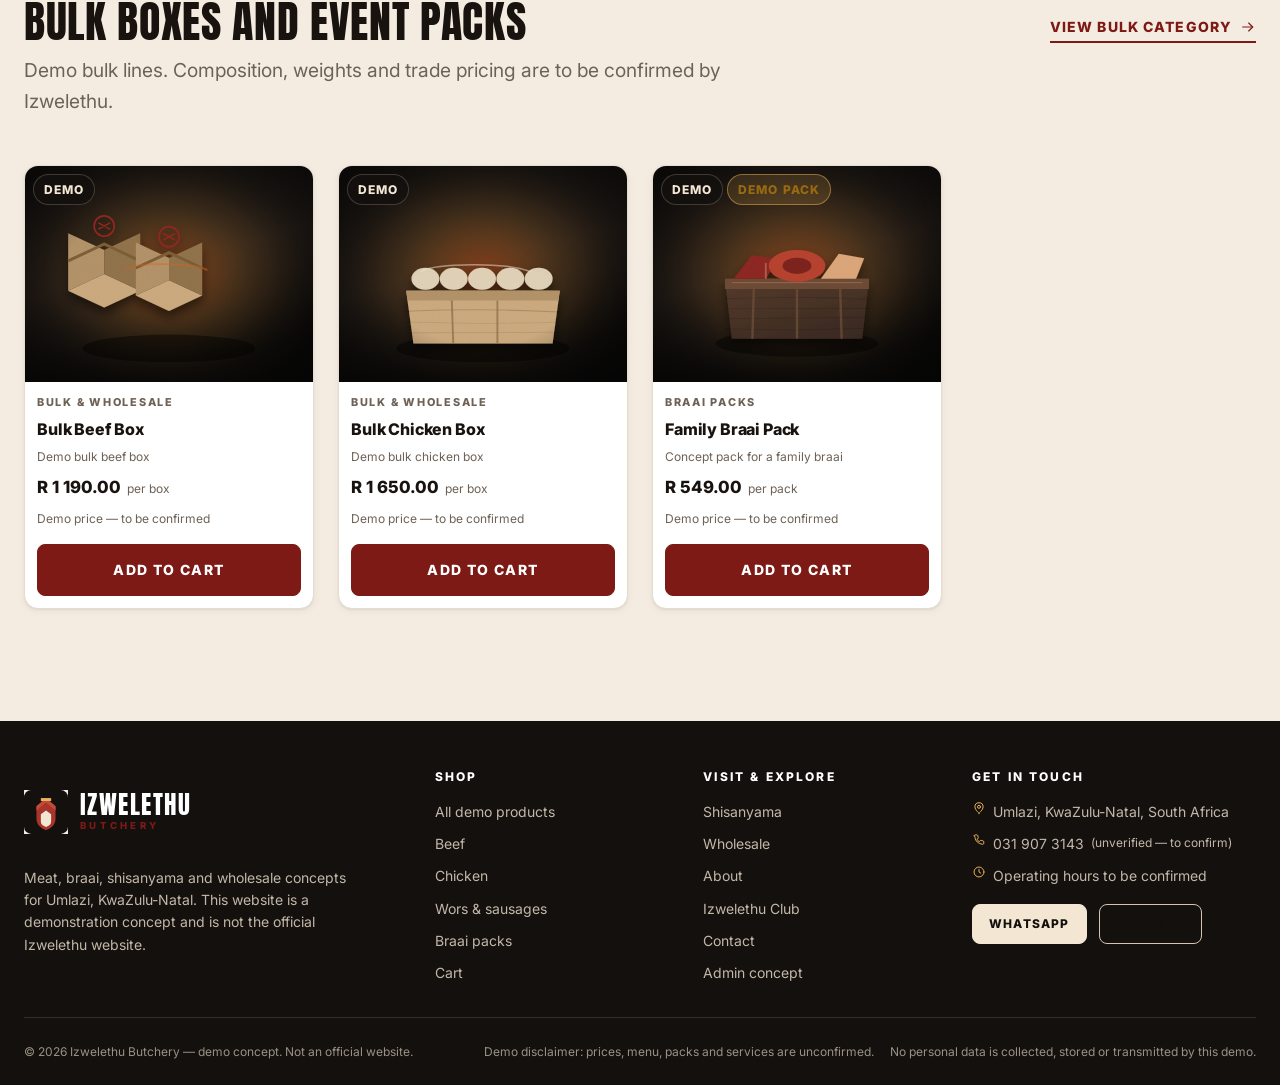
<file: wholesale.html>
<!DOCTYPE html>
<html lang="en-ZA">
<head>
<meta charset="utf-8">
<meta name="viewport" content="width=device-width, initial-scale=1">
<title>Wholesale &amp; Bulk Orders | Izwelethu Butchery Demo Concept</title>
<meta name="description" content="Demo wholesale enquiry concept for Izwelethu Butchery: register business details, request a quote and receive recurring bulk supply. Demo form only — nothing is transmitted.">
<meta name="robots" content="noindex, nofollow">
<meta name="theme-color" content="#14100E">
<meta property="og:type" content="website">
<meta property="og:site_name" content="Izwelethu Butchery — Demo Concept">
<meta property="og:title" content="Wholesale &amp; Bulk Orders | Izwelethu Demo Concept">
<meta property="og:description" content="Buying meat for your business? Submit a wholesale requirement and receive a quote concept for Umlazi, KwaZulu-Natal.">
<meta property="og:image" content="assets/images/og-card.svg">
<link rel="icon" href="assets/icons/favicon.svg" type="image/svg+xml">
<link rel="preconnect" href="https://fonts.googleapis.com">
<link rel="preconnect" href="https://fonts.gstatic.com" crossorigin>
<link rel="stylesheet" href="https://fonts.googleapis.com/css2?family=Anton&family=Inter:wght@400;500;700;800&display=swap">
<link rel="stylesheet" href="css/style.css">
<link rel="stylesheet" href="css/responsive.css">
</head>

<body>
<a class="skip-link" href="#main">Skip to content</a>

<p class="demo-ribbon">
  Demo concept — not the official Izwelethu website. &nbsp;<strong>Wholesale terms, volumes and pricing are unconfirmed.</strong>
</p>

<div class="topbar">
  <div class="container topbar__inner">
    <ul class="topbar__list">
      <li><svg class="ico" aria-hidden="true"><use href="#ico-pin"></use></svg> Umlazi, KwaZulu-Natal</li>
      <li><svg class="ico" aria-hidden="true"><use href="#ico-phone"></use></svg> Contact details to be verified before launch</li>
    </ul>
    <ul class="topbar__list">
      <li>Butchery &middot; Eatery &middot; Shisanyama</li>
      <li>Wholesale &amp; retail concept</li>
    </ul>
  </div>
</div>

<header class="header">
  <div class="container header__inner">
    <a class="brand" href="index.html" aria-label="Izwelethu Butchery — home">
      <img class="brand__mark" src="assets/logo/izwelethu-mark.svg" alt="" width="44" height="44">
      <span class="brand__text">
        <span class="brand__name">IZWELETHU</span>
        <span class="brand__sub">BUTCHERY</span>
      </span>
    </a>
    <nav class="nav-desktop" data-nav aria-label="Primary navigation">
      <ul class="nav-desktop__list">
        <li><a href="index.html">Home</a></li>
        <li><a href="shop.html">Shop</a></li>
        <li><a href="shisanyama.html">Shisanyama</a></li>
        <li><a href="wholesale.html">Wholesale</a></li>
        <li><a href="about.html">About</a></li>
      </ul>
    </nav>
    <div class="header__actions">
      <button class="icon-btn" type="button" data-search-open aria-label="Search products">
        <svg class="ico" aria-hidden="true"><use href="#ico-search"></use></svg>
      </button>
      <button class="icon-btn" type="button" data-demo-note="Account area is a concept feature — production integration required." aria-label="Account (concept only)">
        <svg class="ico" aria-hidden="true"><use href="#ico-user"></use></svg>
      </button>
      <a class="icon-btn" href="cart.html" aria-label="Cart, empty">
        <svg class="ico" aria-hidden="true"><use href="#ico-cart"></use></svg>
        <span class="cart-count" data-empty="true">0</span>
      </a>
      <button class="icon-btn header__menu-btn" type="button" data-drawer-open aria-label="Open menu" aria-controls="site-drawer">
        <svg class="ico" aria-hidden="true"><use href="#ico-menu"></use></svg>
      </button>
    </div>
    <button class="btn btn--accent header__cta" type="button" data-whatsapp="cart">Order now</button>
  </div>
</header>

<div class="search" id="site-search" aria-hidden="true" role="dialog" aria-label="Search products">
  <div class="container search__inner">
    <div class="search__field">
      <svg class="ico" aria-hidden="true"><use href="#ico-search"></use></svg>
      <input class="search__input" type="search" placeholder="Search ribs, wors, chicken, lamb…" data-search-input aria-label="Search products">
      <button class="icon-btn" type="button" data-search-close aria-label="Close search">
        <svg class="ico" aria-hidden="true"><use href="#ico-close"></use></svg>
      </button>
    </div>
    <p class="search__hint" data-search-hint>Type to search demo products, categories and descriptions. Press / anywhere to open search.</p>
    <div class="search__results" data-search-results></div>
  </div>
</div>

<div class="drawer-backdrop" id="drawer-backdrop"></div>

<aside class="drawer" id="site-drawer" aria-hidden="true" aria-label="Mobile menu">
  <div class="drawer__head">
    <span class="brand__text">
      <span class="brand__name">IZWELETHU</span>
      <span class="brand__sub">BUTCHERY</span>
    </span>
    <button class="icon-btn" type="button" data-drawer-close aria-label="Close menu">
      <svg class="ico" aria-hidden="true"><use href="#ico-close"></use></svg>
    </button>
  </div>
  <nav class="drawer__nav" data-drawer-nav aria-label="Mobile navigation">
    <a href="index.html">Home</a>
    <a href="shop.html">Shop meat</a>
    <a href="shisanyama.html">Shisanyama</a>
    <a href="wholesale.html">Wholesale</a>
    <a href="about.html">About</a>
    <a href="contact.html">Contact</a>
    <a href="loyalty.html">Izwelethu Club</a>
    <a href="cart.html">Cart</a>
  </nav>
  <div class="drawer__foot">
    <button class="btn btn--ember btn--block" type="button" data-whatsapp="cart">Order on WhatsApp</button>
    <a class="btn btn--ghost btn--block" href="shop.html">Shop all demo products</a>
    <p class="drawer__note">Demo concept only. Prices, packs and services shown are not confirmed by Izwelethu Butchery.</p>
  </div>
</aside>

<main id="main">

  <section class="page-hero on-dark">
    <div class="page-hero__media">
      <img src="assets/images/wholesale-storeroom.svg" alt="" fetchpriority="high" width="2000" height="1000">
    </div>
    <div class="container page-hero__inner">
      <nav class="crumbs" aria-label="Breadcrumb">
        <a href="index.html">Home</a><span>/</span><span>Wholesale</span>
      </nav>
      <h1 class="page-hero__title">Buying in bulk?</h1>
      <p class="lede">Tell us about your business requirements.</p>
      <div class="row">
        <span class="badge badge--dark">Restaurants</span>
        <span class="badge badge--dark">Caterers</span>
        <span class="badge badge--dark">Shisanyamas</span>
        <span class="badge badge--dark">Events</span>
        <span class="badge badge--dark">Retailers</span>
      </div>
    </div>
  </section>

  <!-- ===================== SECTORS ===================== -->
  <section class="section">
    <div class="container">
      <div class="section-head">
        <span class="eyebrow">Who it serves</span>
        <h2>Built for repeat supply</h2>
        <p class="lede">
          The wholesale concept would support any business with recurring meat requirements. Trade
          pricing, minimum volumes, lead times and delivery arrangements must all be agreed with
          Izwelethu directly.
        </p>
      </div>
      <div class="feature-grid" id="wholesale-sectors"></div>
    </div>
  </section>

  <!-- ===================== HOW IT WORKS ===================== -->
  <section class="section section--dark on-dark">
    <div class="container">
      <div class="section-head">
        <span class="eyebrow">How it would work</span>
        <h2>From enquiry to recurring supply</h2>
      </div>
      <div class="flow">
        <div class="flow__step reveal">
          <h4>Submit your requirement</h4>
          <p>Business details, estimated monthly volume and location — captured in under two minutes.</p>
        </div>
        <div class="flow__step reveal">
          <h4>Receive a quote</h4>
          <p>Izwelethu reviews the requirement and responds with pricing, minimum volumes and lead times.</p>
        </div>
        <div class="flow__step reveal">
          <h4>Order against your account</h4>
          <p>A production build would give each business an account with saved details and order history.</p>
        </div>
        <div class="flow__step reveal">
          <h4>Reorder in one tap</h4>
          <p>Repeat orders become a short WhatsApp message — no long phone calls, no forgotten details.</p>
        </div>
      </div>
    </div>
  </section>

  <!-- ===================== FORM ===================== -->
  <section class="section" id="quote">
    <div class="container split split--wide-left">
      <div class="stack stack--lg" data-form-wrap>
        <span class="eyebrow">Request a quote</span>
        <h2>Tell us about your business</h2>
        <p class="lede">
          This is a demo form. It shows the exact fields a wholesale enquiry would collect — nothing
          you type is emailed, stored or sent anywhere.
        </p>

        <form data-demo-form data-success-target="wholesale-success" data-ref-prefix="IZW-WHL"
          data-success-message="This demo form was captured in your browser only. Nothing was emailed or sent to Izwelethu. In production, this submission would create a wholesale lead for the business to review.">

          <div class="form-grid form-grid--2">
            <div class="field">
              <label class="field-label" for="wl-business">Business name <span class="req">*</span></label>
              <input class="input" id="wl-business" name="business" type="text" required placeholder="e.g. Mkhize Braai Spot">
            </div>
            <div class="field">
              <label class="field-label" for="wl-person">Contact person <span class="req">*</span></label>
              <input class="input" id="wl-person" name="contact" type="text" required placeholder="e.g. Thabo Mkhize">
            </div>
            <div class="field">
              <label class="field-label" for="wl-phone">Phone <span class="req">*</span></label>
              <input class="input" id="wl-phone" name="phone" type="tel" required placeholder="e.g. 071 234 5678" inputmode="tel">
            </div>
            <div class="field">
              <label class="field-label" for="wl-email">Email <span class="req">*</span></label>
              <input class="input" id="wl-email" name="email" type="email" required placeholder="e.g. orders@business.co.za">
            </div>
            <div class="field">
              <label class="field-label" for="wl-type">Business type <span class="req">*</span></label>
              <select class="select" id="wl-type" name="businessType" required>
                <option value="">Select one…</option>
              </select>
            </div>
            <div class="field">
              <label class="field-label" for="wl-volume">Estimated monthly requirement <span class="req">*</span></label>
              <select class="select" id="wl-volume" name="monthly" required>
                <option value="">Select one…</option>
              </select>
            </div>
            <div class="field" style="grid-column:1/-1">
              <label class="field-label" for="wl-location">Location <span class="req">*</span></label>
              <input class="input" id="wl-location" name="location" type="text" required
                placeholder="e.g. Umlazi, KwaZulu-Natal">
            </div>
            <div class="field" style="grid-column:1/-1">
              <label class="field-label" for="wl-message">What do you need?</label>
              <textarea class="textarea" id="wl-message" name="message"
                placeholder="e.g. Beef and chicken for a weekend braai venue. Roughly 60 kg beef and 40 kg chicken per week, collection from Umlazi."></textarea>
              <p class="field__hint">Cuts, quantities, collection or delivery, and how often you need supply.</p>
            </div>
          </div>

          <div class="note" style="margin-block:var(--sp-5)">
            <svg class="ico" aria-hidden="true"><use href="#ico-alert"></use></svg>
            <span>Demo form only. No data is sent, stored or shared. WhatsApp and phone numbers must be verified with Izwelethu before any real launch.</span>
          </div>

          <div class="row">
            <button class="btn btn--accent btn--lg" type="submit">
              <svg class="ico" aria-hidden="true"><use href="#ico-arrow-right"></use></svg>
              Request wholesale quote
            </button>
            <button class="btn btn--ghost btn--lg" type="button" data-whatsapp="enquiry"
              data-whatsapp-text="Hi Izwelethu, I would like to enquire about wholesale supply.">
              Enquire on WhatsApp
            </button>
          </div>
        </form>
      </div>

      <div class="stack stack--lg">
        <div class="form-success" id="wholesale-success" hidden></div>

        <div class="feature-grid" style="grid-template-columns:1fr">
          <article class="feature reveal">
            <span class="feature__icon" aria-hidden="true"><svg class="ico"><use href="#ico-truck"></use></svg></span>
            <h3>Collection or delivery?</h3>
            <p>
              Public information does not confirm whether Izwelethu delivers. This demo therefore
              offers both options as concepts only — the arrangement would be agreed directly with
              the business.
            </p>
          </article>
          <article class="feature reveal">
            <span class="feature__icon" aria-hidden="true"><svg class="ico"><use href="#ico-clock"></use></svg></span>
            <h3>Lead times and cut-off times</h3>
            <p>Not confirmed. A production build would show ordering cut-off times per day so large orders can be planned.</p>
          </article>
          <article class="feature reveal">
            <span class="feature__icon" aria-hidden="true"><svg class="ico"><use href="#ico-box"></use></svg></span>
            <h3>Trade pricing</h3>
            <p>Not confirmed. Pricing would be quoted per business based on volumes and cuts requested.</p>
          </article>
        </div>
      </div>
    </div>
  </section>

  <!-- ===================== BULK BOXES ===================== -->
  <section class="section section--alt">
    <div class="container">
      <div class="section-head">
        <div class="section-head__top">
          <div class="stack">
            <span class="eyebrow">Concept bulk offering</span>
            <h2>Bulk boxes and event packs</h2>
          </div>
          <a class="link-arrow" href="shop.html?cat=bulk-wholesale">
            View bulk category
            <svg class="ico" aria-hidden="true"><use href="#ico-arrow-right"></use></svg>
          </a>
        </div>
        <p class="lede">Demo bulk lines. Composition, weights and trade pricing are to be confirmed by Izwelethu.</p>
      </div>
      <div class="product-grid" id="wholesale-products"></div>
    </div>
  </section>

</main>

<footer class="footer">
  <div class="container">
    <div class="footer__grid">
      <div class="stack">
        <a class="brand" href="index.html" style="margin-right:0">
          <img class="brand__mark" src="assets/logo/izwelethu-mark.svg" alt="" width="44" height="44">
          <span class="brand__text">
            <span class="brand__name">IZWELETHU</span>
            <span class="brand__sub">BUTCHERY</span>
          </span>
        </a>
        <p class="footer__about">
          Meat, braai, shisanyama and wholesale concepts for Umlazi, KwaZulu-Natal.
          This website is a demonstration concept and is not the official Izwelethu website.
        </p>
      </div>
      <div>
        <h4>Shop</h4>
        <ul class="footer__list">
          <li><a href="shop.html">All demo products</a></li>
          <li><a href="shop.html?cat=beef">Beef</a></li>
          <li><a href="shop.html?cat=chicken">Chicken</a></li>
          <li><a href="shop.html?cat=wors-sausages">Wors &amp; sausages</a></li>
          <li><a href="shop.html?cat=braai-packs">Braai packs</a></li>
          <li><a href="cart.html">Cart</a></li>
        </ul>
      </div>
      <div>
        <h4>Visit &amp; explore</h4>
        <ul class="footer__list">
          <li><a href="shisanyama.html">Shisanyama</a></li>
          <li><a href="wholesale.html">Wholesale</a></li>
          <li><a href="about.html">About</a></li>
          <li><a href="loyalty.html">Izwelethu Club</a></li>
          <li><a href="contact.html">Contact</a></li>
          <li><a href="admin-demo.html">Admin concept</a></li>
        </ul>
      </div>
      <div>
        <h4>Get in touch</h4>
        <ul class="footer__list">
          <li><svg class="ico" aria-hidden="true"><use href="#ico-pin"></use></svg><span>Umlazi, KwaZulu-Natal, South Africa</span></li>
          <li>
            <svg class="ico" aria-hidden="true"><use href="#ico-phone"></use></svg>
            <a href="tel:+27319073143">031 907 3143</a>
            <span class="tiny">(unverified — to confirm)</span>
          </li>
          <li><svg class="ico" aria-hidden="true"><use href="#ico-clock"></use></svg><span>Operating hours to be confirmed</span></li>
        </ul>
        <div class="row" style="margin-top:var(--sp-4)">
          <button class="btn btn--cream btn--sm" type="button" data-whatsapp="enquiry">WhatsApp</button>
          <button class="btn btn--ghost btn--sm" type="button" data-demo-note="Account area is a concept feature — production integration required.">Account</button>
        </div>
      </div>
    </div>
    <div class="footer__bottom">
      <p style="margin:0">&copy; <span data-year>2026</span> Izwelethu Butchery — demo concept. Not an official website.</p>
      <ul class="footer__legal">
        <li>Demo disclaimer: prices, menu, packs and services are unconfirmed.</li>
        <li>No personal data is collected, stored or transmitted by this demo.</li>
      </ul>
    </div>
  </div>
</footer>

<nav class="bottom-nav" aria-label="Quick navigation">
  <a class="bottom-nav__item" href="index.html"><svg class="ico" aria-hidden="true"><use href="#ico-fire"></use></svg>Home</a>
  <a class="bottom-nav__item" href="shop.html"><svg class="ico" aria-hidden="true"><use href="#ico-cart"></use></svg>Shop</a>
  <a class="bottom-nav__item" href="shisanyama.html"><svg class="ico" aria-hidden="true"><use href="#ico-sparkle"></use></svg>Braai</a>
  <a class="bottom-nav__item" href="cart.html"><svg class="ico" aria-hidden="true"><use href="#ico-box"></use></svg>Cart</a>
  <button class="bottom-nav__item" type="button" data-drawer-open><svg class="ico" aria-hidden="true"><use href="#ico-menu"></use></svg>More</button>
</nav>

<div class="sticky-cta">
  <button class="btn btn--ember btn--block" type="button" data-whatsapp="enquiry"
    data-whatsapp-text="Hi Izwelethu, I would like to enquire about wholesale supply.">
    <svg class="ico" aria-hidden="true"><use href="#ico-whatsapp"></use></svg>
    Enquire on WhatsApp
  </button>
</div>

<div class="toast-stack" role="status" aria-live="polite"></div>

<script src="js/demo-data.js" defer></script>
<script src="js/products.js" defer></script>
<script src="js/app.js" defer></script>
<script src="js/cart.js" defer></script>
<script src="js/whatsapp.js" defer></script>
<script src="js/filters.js" defer></script>
<script>
document.addEventListener('DOMContentLoaded', function () {
  var year = document.querySelector('[data-year]');
  if (year) year.textContent = String(new Date().getFullYear());

  var sectors = IZWELETHU.wholesale;

  document.getElementById('wholesale-sectors').innerHTML = sectors.sectors.map(function (sector) {
    return '<article class="feature reveal">' +
      '<span class="feature__icon" aria-hidden="true"><svg class="ico"><use href="#ico-' + sector.icon + '"></use></svg></span>' +
      '<h3>' + sector.title + '</h3>' +
      '<p>' + sector.text + '</p>' +
      '</article>';
  }).join('');

  var typeSelect = document.getElementById('wl-type');
  sectors.businessTypes.forEach(function (type) {
    var option = document.createElement('option');
    option.value = type;
    option.textContent = type;
    typeSelect.appendChild(option);
  });

  var volumeSelect = document.getElementById('wl-volume');
  sectors.monthlyOptions.forEach(function (volume) {
    var option = document.createElement('option');
    option.value = volume;
    option.textContent = volume;
    volumeSelect.appendChild(option);
  });

  UI.renderInto('#wholesale-products', Products.byCategory('bulk-wholesale').concat(
    Products.packs().slice(0, 1)
  ).slice(0, 4).map(function (product) {
    return UI.productCard(product);
  }).join(''));

  UI.initReveal();
});
</script>
</body>
</html>
</file>
<file: css/style.css>
/* ==========================================================================
   IZWWELETHU BUTCHERY — DEMO CONCEPT
   style.css — base (mobile-first) design system
   ==========================================================================
   DEMO NOTICE: This is an independently created sales-demo concept.
   Colours, type and spacing are driven entirely by the custom properties
   below so the identity can be re-skinned without touching components.
   ========================================================================== */

/* --------------------------------------------------------------------------
   1. TOKENS
   -------------------------------------------------------------------------- */
:root {
  /* brand */
  --primary: #14100e;
  --primary-soft: #241c17;
  --primary-lift: #2f251f;
  --secondary: #f3e7d3;
  --accent: #7e1a16;
  --accent-bright: #a8352b;
  --ember: #de5a1c;
  --gold: #e8b15a;

  /* surfaces */
  --background: #faf6f0;
  --surface: #ffffff;
  --surface-alt: #f4ece1;
  --text: #191310;
  --muted: #6e6156;
  --border: #e5dbcf;
  --border-strong: #d3c4b2;
  --success: #2f7a4f;
  --danger: #b3261e;
  --info: #2c5f7c;

  /* typography */
  --font-display: "Anton", "Arial Black", "Helvetica Neue", Impact, sans-serif;
  --font-body: "Inter", "Segoe UI", system-ui, -apple-system, "Helvetica Neue", Arial, sans-serif;

  /* fluid type scale */
  --fs-display: clamp(2.75rem, 11vw, 6.5rem);
  --fs-h1: clamp(2.1rem, 7vw, 3.75rem);
  --fs-h2: clamp(1.75rem, 5vw, 2.75rem);
  --fs-h3: clamp(1.25rem, 3.2vw, 1.6rem);
  --fs-h4: clamp(1.05rem, 2.6vw, 1.2rem);
  --fs-body: 1rem;
  --fs-small: 0.875rem;
  --fs-tiny: 0.75rem;

  /* spacing */
  --sp-1: 0.25rem;
  --sp-2: 0.5rem;
  --sp-3: 0.75rem;
  --sp-4: 1rem;
  --sp-5: 1.5rem;
  --sp-6: 2rem;
  --sp-7: 3rem;
  --sp-8: 4rem;
  --sp-9: 6rem;
  --section-y: clamp(3.5rem, 9vw, 7rem);

  /* shape + depth */
  --radius-sm: 4px;
  --radius: 8px;
  --radius-lg: 14px;
  --radius-pill: 999px;
  --shadow-sm: 0 1px 2px rgba(20, 16, 14, 0.06), 0 2px 8px rgba(20, 16, 14, 0.05);
  --shadow: 0 4px 12px rgba(20, 16, 14, 0.07), 0 14px 34px rgba(20, 16, 14, 0.08);
  --shadow-lg: 0 18px 50px rgba(20, 16, 14, 0.16);
  --shadow-inset: inset 0 1px 0 rgba(255, 255, 255, 0.6);

  /* motion */
  --ease: cubic-bezier(0.22, 0.61, 0.36, 1);
  --dur: 0.28s;

  /* layout */
  --container: 1280px;
  --container-narrow: 880px;
  --header-h: 60px;
  --bottomnav-h: 62px;
  --tap: 44px;
}

/* --------------------------------------------------------------------------
   2. RESET
   -------------------------------------------------------------------------- */
*,
*::before,
*::after { box-sizing: border-box; }

html {
  -webkit-text-size-adjust: 100%;
  scroll-behavior: smooth;
  scroll-padding-top: calc(var(--header-h) + 12px);
}

body {
  margin: 0;
  font-family: var(--font-body);
  font-size: var(--fs-body);
  line-height: 1.6;
  color: var(--text);
  background: var(--background);
  -webkit-font-smoothing: antialiased;
  overflow-x: hidden;
}

body.is-locked { overflow: hidden; }

img,
svg { display: block; max-width: 100%; }
img { height: auto; background: var(--surface-alt); }

button,
input,
select,
textarea {
  font: inherit;
  color: inherit;
}

button { cursor: pointer; }

a {
  color: inherit;
  text-decoration: none;
}

ul, ol { margin: 0; padding: 0; list-style: none; }

h1, h2, h3, h4, h5, p, figure { margin: 0; }

:focus-visible {
  outline: 3px solid var(--ember);
  outline-offset: 3px;
  border-radius: var(--radius-sm);
}

::selection {
  background: var(--accent);
  color: #fff;
}

/* --------------------------------------------------------------------------
   3. TYPOGRAPHY
   -------------------------------------------------------------------------- */
.display {
  font-family: var(--font-display);
  font-weight: 400;
  line-height: 0.92;
  letter-spacing: 0.01em;
  text-transform: uppercase;
}

h1, .h1 {
  font-family: var(--font-display);
  font-weight: 400;
  line-height: 0.95;
  letter-spacing: 0.01em;
  text-transform: uppercase;
  font-size: var(--fs-h1);
}

h2, .h2 {
  font-family: var(--font-display);
  font-weight: 400;
  line-height: 0.98;
  text-transform: uppercase;
  font-size: var(--fs-h2);
  letter-spacing: 0.015em;
}

h3, .h3 {
  font-family: var(--font-body);
  font-weight: 800;
  line-height: 1.2;
  font-size: var(--fs-h3);
  letter-spacing: -0.01em;
}

h4, .h4 {
  font-weight: 700;
  line-height: 1.3;
  font-size: var(--fs-h4);
}

.lede {
  font-size: clamp(1.02rem, 2.4vw, 1.2rem);
  line-height: 1.6;
  color: var(--muted);
  max-width: 60ch;
}

.muted { color: var(--muted); }
.small { font-size: var(--fs-small); }
.tiny { font-size: var(--fs-tiny); }
.strong { font-weight: 700; }
.center { text-align: center; }
.measure { max-width: 62ch; }
.upper { text-transform: uppercase; letter-spacing: 0.12em; }

.eyebrow {
  display: inline-flex;
  align-items: center;
  gap: var(--sp-2);
  font-size: var(--fs-tiny);
  font-weight: 800;
  letter-spacing: 0.22em;
  text-transform: uppercase;
  color: var(--accent);
}

.eyebrow::before {
  content: "";
  width: 26px;
  height: 2px;
  background: currentColor;
}

.on-dark .eyebrow,
.eyebrow.on-dark { color: var(--gold); }

.text-accent { color: var(--accent); }
.on-dark .text-accent { color: var(--gold); }

/* --------------------------------------------------------------------------
   4. LAYOUT
   -------------------------------------------------------------------------- */
.container {
  width: 100%;
  max-width: var(--container);
  margin-inline: auto;
  padding-inline: var(--sp-4);
}

.container-narrow {
  width: 100%;
  max-width: var(--container-narrow);
  margin-inline: auto;
  padding-inline: var(--sp-4);
}

.section { padding-block: var(--section-y); }
.section--tight { padding-block: clamp(2.25rem, 6vw, 4rem); }
.section--alt { background: var(--surface-alt); }
.section--dark {
  background: var(--primary);
  color: var(--secondary);
}
.section--dark .lede,
.section--dark .muted { color: rgba(243, 231, 211, 0.72); }

.section-head {
  display: flex;
  flex-direction: column;
  gap: var(--sp-3);
  margin-bottom: var(--sp-6);
}

.section-head__top {
  display: flex;
  flex-wrap: wrap;
  align-items: flex-end;
  justify-content: space-between;
  gap: var(--sp-4);
}

.rule {
  height: 1px;
  background: var(--border);
  border: 0;
  margin-block: var(--sp-5);
}

.on-dark .rule { background: rgba(243, 231, 211, 0.18); }

.skip-link {
  position: absolute;
  left: var(--sp-4);
  top: -80px;
  z-index: 999;
  padding: var(--sp-3) var(--sp-4);
  background: var(--accent);
  color: #fff;
  font-weight: 700;
  border-radius: var(--radius);
  transition: top var(--dur) var(--ease);
}
.skip-link:focus { top: var(--sp-3); }

.visually-hidden {
  position: absolute !important;
  width: 1px; height: 1px;
  padding: 0; margin: -1px;
  overflow: hidden;
  clip: rect(0 0 0 0);
  white-space: nowrap;
  border: 0;
}

/* --------------------------------------------------------------------------
   5. BUTTONS
   -------------------------------------------------------------------------- */
.btn {
  --btn-bg: var(--primary);
  --btn-fg: #fff;
  --btn-bd: var(--primary);
  display: inline-flex;
  align-items: center;
  justify-content: center;
  gap: var(--sp-2);
  min-height: var(--tap);
  padding: 0.85rem 1.5rem;
  border: 1px solid var(--btn-bd);
  border-radius: var(--radius);
  background: var(--btn-bg);
  color: var(--btn-fg);
  font-size: var(--fs-small);
  font-weight: 800;
  letter-spacing: 0.1em;
  text-transform: uppercase;
  text-align: center;
  transition: transform var(--dur) var(--ease), background-color var(--dur) var(--ease),
    color var(--dur) var(--ease), border-color var(--dur) var(--ease), box-shadow var(--dur) var(--ease);
}

.btn:hover { transform: translateY(-2px); box-shadow: var(--shadow); }
.btn:active { transform: translateY(0); box-shadow: none; }
.btn[disabled], .btn[aria-disabled="true"] {
  opacity: 0.5;
  pointer-events: none;
}

.btn--accent { --btn-bg: var(--accent); --btn-bd: var(--accent); --btn-fg: #fff; }
.btn--ember { --btn-bg: var(--ember); --btn-bd: var(--ember); --btn-fg: #fff; }
.btn--cream { --btn-bg: var(--secondary); --btn-bd: var(--secondary); --btn-fg: var(--primary); }
.btn--ghost { --btn-bg: transparent; --btn-fg: var(--primary); --btn-bd: var(--border-strong); }
.btn--ghost:hover { --btn-bg: var(--primary); --btn-fg: #fff; --btn-bd: var(--primary); }
.on-dark .btn--ghost { --btn-fg: var(--secondary); --btn-bd: rgba(243, 231, 211, 0.4); }
.on-dark .btn--ghost:hover { --btn-bg: var(--secondary); --btn-fg: var(--primary); }

.btn--lg { padding: 1.05rem 1.9rem; font-size: 0.95rem; }
.btn--sm { min-height: 40px; padding: 0.5rem 1rem; font-size: var(--fs-tiny); }
.btn--block { width: 100%; }
.btn--icon { padding-inline: 0.9rem; }

.btn .ico { width: 1.1em; height: 1.1em; flex: none; }

.link-arrow {
  display: inline-flex;
  align-items: center;
  gap: var(--sp-2);
  font-weight: 800;
  font-size: var(--fs-small);
  letter-spacing: 0.08em;
  text-transform: uppercase;
  color: var(--accent);
  border-bottom: 2px solid currentColor;
  padding-bottom: 3px;
}
.on-dark .link-arrow { color: var(--gold); }
.link-arrow .ico { width: 16px; height: 16px; transition: transform var(--dur) var(--ease); }
.link-arrow:hover .ico { transform: translateX(4px); }

/* --------------------------------------------------------------------------
   6. CHIPS, BADGES, TAGS
   -------------------------------------------------------------------------- */
.demo-ribbon {
  display: block;
  padding: 0.5rem var(--sp-4);
  background: var(--primary);
  color: var(--secondary);
  font-size: var(--fs-tiny);
  font-weight: 700;
  letter-spacing: 0.14em;
  text-transform: uppercase;
  text-align: center;
}
.demo-ribbon strong { color: var(--gold); }

.badge {
  display: inline-flex;
  align-items: center;
  gap: 0.35em;
  padding: 0.3rem 0.6rem;
  border-radius: var(--radius-pill);
  font-size: var(--fs-tiny);
  font-weight: 800;
  letter-spacing: 0.1em;
  text-transform: uppercase;
  background: var(--surface-alt);
  color: var(--muted);
  border: 1px solid var(--border);
  white-space: nowrap;
}
.badge--demo { background: #fdf1e4; color: #a2511a; border-color: #f0d9bd; }
.badge--accent { background: rgba(126, 26, 22, 0.09); color: var(--accent); border-color: rgba(126, 26, 22, 0.22); }
.badge--dark { background: rgba(20, 16, 14, 0.82); color: var(--secondary); border-color: rgba(243, 231, 211, 0.2); }
.badge--success { background: rgba(47, 122, 79, 0.1); color: var(--success); border-color: rgba(47, 122, 79, 0.28); }
.badge--danger { background: rgba(179, 38, 30, 0.1); color: var(--danger); border-color: rgba(179, 38, 30, 0.28); }
.badge--gold { background: rgba(232, 177, 90, 0.16); color: #9a6a12; border-color: rgba(232, 177, 90, 0.5); }

.chip-row {
  display: flex;
  gap: var(--sp-2);
  overflow-x: auto;
  padding-bottom: var(--sp-2);
  scrollbar-width: none;
  -webkit-overflow-scrolling: touch;
}
.chip-row::-webkit-scrollbar { display: none; }

.chip {
  flex: none;
  display: inline-flex;
  align-items: center;
  min-height: 42px;
  padding: 0.5rem 0.95rem;
  border: 1px solid var(--border);
  border-radius: var(--radius-pill);
  background: var(--surface);
  font-size: var(--fs-small);
  font-weight: 700;
  white-space: nowrap;
  transition: all var(--dur) var(--ease);
}
.chip:hover { border-color: var(--border-strong); }
.chip[aria-pressed="true"],
.chip.is-active {
  background: var(--primary);
  border-color: var(--primary);
  color: var(--secondary);
}

/* --------------------------------------------------------------------------
   7. HEADER / NAVIGATION
   -------------------------------------------------------------------------- */
.topbar {
  display: none;
  background: var(--primary);
  color: rgba(243, 231, 211, 0.78);
  font-size: var(--fs-tiny);
  letter-spacing: 0.14em;
  text-transform: uppercase;
}
.topbar__inner {
  display: flex;
  align-items: center;
  justify-content: space-between;
  gap: var(--sp-4);
  min-height: 38px;
  padding-block: 0.4rem;
}
.topbar__list { display: flex; gap: var(--sp-5); }
.topbar__list li { display: inline-flex; align-items: center; gap: 0.4em; }
.topbar .ico { width: 13px; height: 13px; color: var(--gold); }

.header {
  position: sticky;
  top: 0;
  z-index: 60;
  background: rgba(250, 246, 240, 0.94);
  backdrop-filter: saturate(140%) blur(10px);
  border-bottom: 1px solid var(--border);
  transition: box-shadow var(--dur) var(--ease);
}
.header.is-scrolled { box-shadow: var(--shadow-sm); }

.header__inner {
  display: flex;
  align-items: center;
  gap: var(--sp-3);
  min-height: var(--header-h);
}

.brand {
  display: inline-flex;
  align-items: center;
  gap: var(--sp-3);
  margin-right: auto;
  padding-block: 0.4rem;
}
.brand__mark { width: 38px; height: 38px; flex: none; }
.brand__text { display: flex; flex-direction: column; line-height: 1; }
.brand__name {
  font-family: var(--font-display);
  font-size: 1.3rem;
  letter-spacing: 0.06em;
  color: var(--primary);
}
.brand__sub {
  font-size: 0.6rem;
  font-weight: 800;
  letter-spacing: 0.34em;
  color: var(--accent);
  margin-top: 4px;
}

.nav-desktop { display: none; }

.nav-desktop__list {
  display: flex;
  align-items: center;
  gap: clamp(0.4rem, 1.4vw, 1.4rem);
}
.nav-desktop__list a {
  position: relative;
  display: inline-flex;
  align-items: center;
  height: var(--header-h);
  padding-inline: 0.35rem;
  font-size: 0.82rem;
  font-weight: 700;
  letter-spacing: 0.12em;
  text-transform: uppercase;
  color: var(--text);
}
.nav-desktop__list a::after {
  content: "";
  position: absolute;
  left: 0.35rem;
  right: 0.35rem;
  bottom: 14px;
  height: 2px;
  background: var(--accent);
  transform: scaleX(0);
  transform-origin: left;
  transition: transform var(--dur) var(--ease);
}
.nav-desktop__list a:hover::after,
.nav-desktop__list a[aria-current="page"]::after { transform: scaleX(1); }
.nav-desktop__list a[aria-current="page"] { color: var(--accent); }

.header__actions {
  display: flex;
  align-items: center;
  gap: var(--sp-1);
}

.icon-btn {
  position: relative;
  display: inline-flex;
  align-items: center;
  justify-content: center;
  width: var(--tap);
  height: var(--tap);
  border: 0;
  border-radius: var(--radius);
  background: transparent;
  color: var(--primary);
  transition: background-color var(--dur) var(--ease);
}
.icon-btn:hover { background: rgba(20, 16, 14, 0.06); }
.icon-btn .ico { width: 21px; height: 21px; }

.cart-count {
  position: absolute;
  top: 5px;
  right: 3px;
  min-width: 19px;
  height: 19px;
  padding: 0 4px;
  border-radius: var(--radius-pill);
  background: var(--accent);
  color: #fff;
  font-size: 0.66rem;
  font-weight: 800;
  line-height: 19px;
  text-align: center;
}
.cart-count[data-empty="true"] { display: none; }

.header__cta { display: none; }

.header__menu-btn { display: inline-flex; }

.drawer-backdrop {
  position: fixed;
  inset: 0;
  z-index: 70;
  background: rgba(20, 16, 14, 0.55);
  opacity: 0;
  visibility: hidden;
  transition: opacity var(--dur) var(--ease), visibility var(--dur);
}
.drawer-backdrop.is-open { opacity: 1; visibility: visible; }

.drawer {
  position: fixed;
  top: 0;
  right: 0;
  bottom: 0;
  z-index: 80;
  width: min(360px, 88vw);
  display: flex;
  flex-direction: column;
  background: var(--background);
  box-shadow: var(--shadow-lg);
  transform: translateX(100%);
  transition: transform var(--dur) var(--ease);
}
.drawer.is-open { transform: translateX(0); }

.drawer__head {
  display: flex;
  align-items: center;
  justify-content: space-between;
  gap: var(--sp-3);
  padding: var(--sp-4);
  border-bottom: 1px solid var(--border);
}
.drawer__nav { padding: var(--sp-4); display: grid; gap: 2px; }
.drawer__nav a {
  display: flex;
  align-items: center;
  justify-content: space-between;
  min-height: 52px;
  padding: 0 var(--sp-3);
  border-radius: var(--radius);
  font-size: 1.05rem;
  font-weight: 800;
  letter-spacing: 0.06em;
  text-transform: uppercase;
}
.drawer__nav a:hover,
.drawer__nav a[aria-current="page"] { background: var(--surface-alt); color: var(--accent); }
.drawer__foot {
  margin-top: auto;
  padding: var(--sp-4);
  display: grid;
  gap: var(--sp-3);
  border-top: 1px solid var(--border);
  background: var(--surface);
}
.drawer__note { font-size: var(--fs-tiny); color: var(--muted); }

/* search overlay */
.search {
  position: fixed;
  top: 0;
  left: 0;
  right: 0;
  z-index: 85;
  background: var(--background);
  border-bottom: 1px solid var(--border);
  box-shadow: var(--shadow);
  transform: translateY(-100%);
  transition: transform var(--dur) var(--ease);
}
.search.is-open { transform: translateY(0); }
.search__inner { display: grid; gap: var(--sp-3); padding-block: var(--sp-4); }
.search__field { display: flex; align-items: center; gap: var(--sp-3); }
.search__field .ico { width: 20px; height: 20px; color: var(--muted); flex: none; }
.search__input {
  flex: 1;
  min-height: var(--tap);
  border: 1px solid var(--border);
  border-radius: var(--radius);
  padding: 0 var(--sp-3);
  background: var(--surface);
}
.search__hint { font-size: var(--fs-tiny); color: var(--muted); }
.search__results {
  display: grid;
  gap: var(--sp-2);
  max-height: min(48vh, 420px);
  overflow-y: auto;
}
.search__result {
  display: flex;
  align-items: center;
  gap: var(--sp-3);
  padding: var(--sp-2);
  border-radius: var(--radius);
  border: 1px solid transparent;
}
.search__result:hover { background: var(--surface); border-color: var(--border); }
.search__result img {
  width: 52px;
  height: 52px;
  object-fit: cover;
  border-radius: var(--radius-sm);
  flex: none;
}
.search__result h4 { font-size: 0.95rem; }
.search__result .price { font-size: var(--fs-small); color: var(--muted); }

/* --------------------------------------------------------------------------
   8. MOBILE FIXED UI
   -------------------------------------------------------------------------- */
.bottom-nav {
  position: fixed;
  left: 0;
  right: 0;
  bottom: 0;
  z-index: 55;
  display: grid;
  grid-template-columns: repeat(5, 1fr);
  background: rgba(255, 255, 255, 0.97);
  backdrop-filter: blur(10px);
  border-top: 1px solid var(--border);
  padding-bottom: env(safe-area-inset-bottom);
}
.bottom-nav__item {
  display: flex;
  flex-direction: column;
  align-items: center;
  justify-content: center;
  gap: 3px;
  min-height: var(--tap);
  padding: 0.5rem 0.25rem;
  font-size: 0.62rem;
  font-weight: 800;
  letter-spacing: 0.06em;
  text-transform: uppercase;
  color: var(--muted);
}
.bottom-nav__item .ico { width: 21px; height: 21px; }
.bottom-nav__item[aria-current="page"] { color: var(--accent); }
.bottom-nav__item[aria-current="page"] .ico { transform: translateY(-1px); }
.bottom-nav__item .cart-count { top: 2px; right: calc(50% - 20px); }

.sticky-cta {
  position: fixed;
  left: 0;
  right: 0;
  bottom: calc(var(--bottomnav-h, 62px));
  z-index: 54;
  padding: 0.55rem var(--sp-3);
  background: linear-gradient(to top, var(--background) 55%, rgba(250, 246, 240, 0));
}
.sticky-cta .btn { box-shadow: var(--shadow); }

.has-fixed-ui { padding-bottom: calc(var(--bottomnav-h, 62px) + 66px); }

/* --------------------------------------------------------------------------
   9. HERO
   -------------------------------------------------------------------------- */
.hero {
  position: relative;
  isolation: isolate;
  background: var(--primary);
  color: var(--secondary);
  overflow: hidden;
}
.hero__media {
  position: absolute;
  inset: 0;
  z-index: -2;
}
.hero__media img {
  width: 100%;
  height: 100%;
  object-fit: cover;
}
.hero__media::after {
  content: "";
  position: absolute;
  inset: 0;
  background:
    linear-gradient(to top, rgba(10, 9, 8, 0.94) 6%, rgba(10, 9, 8, 0.55) 48%, rgba(10, 9, 8, 0.7) 100%),
    radial-gradient(120% 90% at 80% 90%, rgba(222, 90, 28, 0.28), transparent 60%);
}
.hero__inner {
  position: relative;
  display: flex;
  flex-direction: column;
  justify-content: flex-end;
  gap: var(--sp-5);
  min-height: min(78vh, 660px);
  padding-block: var(--sp-8) var(--sp-7);
}
.hero__title { font-size: var(--fs-display); color: #fff; }
.hero__title span { display: block; }
.hero__title .accent { color: var(--ember); }
.hero__sub {
  max-width: 34ch;
  font-size: clamp(1.05rem, 3.4vw, 1.35rem);
  color: rgba(255, 255, 255, 0.86);
  line-height: 1.45;
}
.hero__meta {
  display: flex;
  flex-wrap: wrap;
  align-items: center;
  gap: var(--sp-2) var(--sp-4);
  font-size: var(--fs-tiny);
  font-weight: 700;
  letter-spacing: 0.14em;
  text-transform: uppercase;
  color: rgba(255, 255, 255, 0.7);
}
.hero__meta span { display: inline-flex; align-items: center; gap: 0.4em; }
.hero__meta .ico { width: 14px; height: 14px; color: var(--gold); }
.hero__actions { display: flex; flex-wrap: wrap; gap: var(--sp-3); }

.fade-up { opacity: 0; transform: translateY(18px); animation: fadeUp 0.75s var(--ease) forwards; }
.fade-up.d1 { animation-delay: 0.1s; }
.fade-up.d2 { animation-delay: 0.2s; }
.fade-up.d3 { animation-delay: 0.3s; }
.fade-up.d4 { animation-delay: 0.4s; }

@keyframes fadeUp {
  to { opacity: 1; transform: translateY(0); }
}

.page-hero {
  position: relative;
  isolation: isolate;
  background: var(--primary);
  color: var(--secondary);
  overflow: hidden;
}
.page-hero__media { position: absolute; inset: 0; z-index: -2; }
.page-hero__media img { width: 100%; height: 100%; object-fit: cover; }
.page-hero__media::after {
  content: "";
  position: absolute;
  inset: 0;
  background: linear-gradient(to top, rgba(10, 9, 8, 0.95) 4%, rgba(10, 9, 8, 0.62) 55%, rgba(10, 9, 8, 0.78) 100%);
}
.page-hero__inner {
  position: relative;
  display: flex;
  flex-direction: column;
  gap: var(--sp-4);
  padding-block: var(--sp-8) var(--sp-7);
}
.page-hero__title { font-size: clamp(2.2rem, 8vw, 4.25rem); color: #fff; }
.page-hero .lede { color: rgba(255, 255, 255, 0.82); }
.crumbs {
  display: flex;
  flex-wrap: wrap;
  align-items: center;
  gap: 0.4rem;
  font-size: var(--fs-tiny);
  letter-spacing: 0.1em;
  text-transform: uppercase;
  color: rgba(255, 255, 255, 0.62);
}
.crumbs a:hover { color: var(--gold); }
.crumbs span { opacity: 0.5; }

/* --------------------------------------------------------------------------
   10. QUICK ACTIONS / FEATURE CARDS
   -------------------------------------------------------------------------- */
.quick-grid { display: grid; gap: var(--sp-4); }

.quick-card {
  position: relative;
  display: flex;
  flex-direction: column;
  justify-content: flex-end;
  gap: var(--sp-2);
  min-height: 260px;
  padding: var(--sp-5);
  border-radius: var(--radius-lg);
  overflow: hidden;
  color: #fff;
  background: var(--primary);
  box-shadow: var(--shadow-sm);
  isolation: isolate;
}
.quick-card img {
  position: absolute;
  inset: 0;
  width: 100%;
  height: 100%;
  object-fit: cover;
  z-index: -2;
  transition: transform 0.6s var(--ease);
}
.quick-card::after {
  content: "";
  position: absolute;
  inset: 0;
  z-index: -1;
  background: linear-gradient(to top, rgba(10, 9, 8, 0.92) 8%, rgba(10, 9, 8, 0.35) 60%, rgba(10, 9, 8, 0.5) 100%);
}
.quick-card:hover img { transform: scale(1.05); }
.quick-card h3 { color: #fff; font-size: 1.3rem; }
.quick-card p { color: rgba(255, 255, 255, 0.82); font-size: var(--fs-small); max-width: 30ch; }
.quick-card .btn { align-self: flex-start; margin-top: var(--sp-2); }
.quick-card__num {
  position: absolute;
  top: var(--sp-4);
  right: var(--sp-4);
  font-family: var(--font-display);
  font-size: 3.5rem;
  line-height: 1;
  color: rgba(255, 255, 255, 0.14);
}

.feature-grid { display: grid; gap: var(--sp-4); }

.feature {
  display: grid;
  gap: var(--sp-3);
  padding: var(--sp-5);
  background: var(--surface);
  border: 1px solid var(--border);
  border-radius: var(--radius-lg);
  box-shadow: var(--shadow-sm);
}
.feature__icon {
  display: inline-flex;
  align-items: center;
  justify-content: center;
  width: 46px;
  height: 46px;
  border-radius: var(--radius);
  background: rgba(126, 26, 22, 0.08);
  color: var(--accent);
}
.feature__icon .ico { width: 22px; height: 22px; }
.feature p { color: var(--muted); font-size: var(--fs-small); }
.on-dark .feature {
  background: rgba(243, 231, 211, 0.05);
  border-color: rgba(243, 231, 211, 0.14);
}
.on-dark .feature__icon { background: rgba(232, 177, 90, 0.14); color: var(--gold); }
.on-dark .feature p { color: rgba(243, 231, 211, 0.72); }

/* stats / flow */
.flow { display: grid; gap: var(--sp-4); counter-reset: flow; }
.flow__step {
  position: relative;
  padding: var(--sp-5) var(--sp-5) var(--sp-5) 76px;
  background: rgba(243, 231, 211, 0.05);
  border: 1px solid rgba(243, 231, 211, 0.14);
  border-radius: var(--radius-lg);
}
.flow__step::before {
  counter-increment: flow;
  content: counter(flow, decimal-leading-zero);
  position: absolute;
  left: var(--sp-5);
  top: var(--sp-5);
  font-family: var(--font-display);
  font-size: 2rem;
  color: var(--ember);
}
.flow__step h4 { color: #fff; }
.flow__step p { color: rgba(243, 231, 211, 0.72); font-size: var(--fs-small); }

/* light-background variant */
.flow--light .flow__step {
  background: var(--surface);
  border-color: var(--border);
  box-shadow: var(--shadow-sm);
}
.flow--light .flow__step h4 { color: var(--text); }
.flow--light .flow__step p { color: var(--muted); }
.flow--light .flow__step::before { color: var(--accent); }

/* --------------------------------------------------------------------------
   11. PRODUCT CARD + GRID
   -------------------------------------------------------------------------- */
.product-grid {
  display: grid;
  gap: var(--sp-4);
  grid-template-columns: repeat(2, minmax(0, 1fr));
}

.card {
  position: relative;
  display: flex;
  flex-direction: column;
  background: var(--surface);
  border: 1px solid var(--border);
  border-radius: var(--radius-lg);
  overflow: hidden;
  box-shadow: var(--shadow-sm);
  transition: transform var(--dur) var(--ease), box-shadow var(--dur) var(--ease);
}
.card:hover { transform: translateY(-4px); box-shadow: var(--shadow); }
.card:focus-within { box-shadow: var(--shadow); }

.card__media {
  position: relative;
  display: block;
  aspect-ratio: 4 / 3;
  background: var(--surface-alt);
  overflow: hidden;
}
.card__media img {
  width: 100%;
  height: 100%;
  object-fit: cover;
  transition: transform 0.55s var(--ease);
}
.card:hover .card__media img { transform: scale(1.06); }
.card__flags {
  position: absolute;
  top: var(--sp-2);
  left: var(--sp-2);
  display: flex;
  flex-wrap: wrap;
  gap: 4px;
  max-width: calc(100% - var(--sp-4));
}

.card__body {
  display: flex;
  flex-direction: column;
  gap: var(--sp-2);
  padding: var(--sp-3);
  flex: 1;
}
.card__cat {
  font-size: 0.68rem;
  font-weight: 800;
  letter-spacing: 0.16em;
  text-transform: uppercase;
  color: var(--muted);
}
.card__title {
  font-size: 1rem;
  font-weight: 800;
  line-height: 1.25;
  letter-spacing: -0.01em;
}
.card__title a::after { content: ""; position: absolute; inset: 0; z-index: 1; }
.card__desc {
  font-size: var(--fs-tiny);
  color: var(--muted);
  display: -webkit-box;
  -webkit-line-clamp: 2;
  -webkit-box-orient: vertical;
  overflow: hidden;
}
.card__price { display: flex; align-items: baseline; gap: 0.35rem; flex-wrap: wrap; }
.card__amount { font-size: 1.05rem; font-weight: 800; }
.card__unit { font-size: var(--fs-tiny); color: var(--muted); }
.card__foot {
  position: relative;
  z-index: 2;
  display: flex;
  align-items: center;
  gap: var(--sp-2);
  margin-top: auto;
  padding-top: var(--sp-2);
}
.card__foot .btn { flex: 1; }
.card__stock { font-size: var(--fs-tiny); font-weight: 700; color: var(--success); }
.card__stock.is-low { color: #a2511a; }
.card__stock.is-out { color: var(--danger); }

/* stepper */
.stepper {
  display: inline-flex;
  align-items: center;
  border: 1px solid var(--border-strong);
  border-radius: var(--radius);
  background: var(--surface);
  overflow: hidden;
  flex: none;
}
.stepper button {
  width: 38px;
  height: 40px;
  display: inline-flex;
  align-items: center;
  justify-content: center;
  border: 0;
  background: transparent;
  color: var(--primary);
}
.stepper button:hover { background: var(--surface-alt); }
.stepper button:disabled { color: var(--border-strong); cursor: not-allowed; }
.stepper button .ico { width: 15px; height: 15px; }
.stepper input {
  width: 42px;
  height: 40px;
  border: 0;
  border-inline: 1px solid var(--border);
  text-align: center;
  font-weight: 800;
  font-size: var(--fs-small);
  background: transparent;
  -moz-appearance: textfield;
}
.stepper input::-webkit-outer-spin-button,
.stepper input::-webkit-inner-spin-button { -webkit-appearance: none; margin: 0; }
.stepper input:focus { outline: none; background: var(--surface-alt); }

/* horizontal scroll rail (favourites) */
.rail {
  display: grid;
  grid-auto-flow: column;
  grid-auto-columns: 74%;
  gap: var(--sp-3);
  overflow-x: auto;
  padding-bottom: var(--sp-3);
  scroll-snap-type: x mandatory;
  scrollbar-width: thin;
}
.rail > * { scroll-snap-align: start; }
.rail .card { min-width: 0; }

/* --------------------------------------------------------------------------
   12. BRAAI PACKS
   -------------------------------------------------------------------------- */
.pack-grid { display: grid; gap: var(--sp-4); }

.pack {
  position: relative;
  display: flex;
  flex-direction: column;
  background: var(--primary);
  color: var(--secondary);
  border-radius: var(--radius-lg);
  overflow: hidden;
  box-shadow: var(--shadow);
  isolation: isolate;
}
.pack__media { position: relative; aspect-ratio: 16 / 11; overflow: hidden; }
.pack__media img { width: 100%; height: 100%; object-fit: cover; }
.pack__media::after {
  content: "";
  position: absolute;
  inset: 0;
  background: linear-gradient(to top, rgba(10, 9, 8, 0.9), rgba(10, 9, 8, 0.15) 65%);
}
.pack__tag {
  position: absolute;
  top: var(--sp-3);
  left: var(--sp-3);
  z-index: 2;
}
.pack__body {
  display: flex;
  flex-direction: column;
  gap: var(--sp-3);
  padding: var(--sp-5);
  margin-top: -56px;
  position: relative;
  z-index: 1;
}
.pack h3 { color: #fff; font-size: 1.35rem; text-transform: uppercase; letter-spacing: 0.02em; font-family: var(--font-display); font-weight: 400; }
.pack p { color: rgba(243, 231, 211, 0.78); font-size: var(--fs-small); }
.pack__list { display: grid; gap: 6px; margin-top: var(--sp-2); }
.pack__list li {
  display: flex;
  align-items: flex-start;
  gap: var(--sp-2);
  font-size: var(--fs-small);
  color: rgba(243, 231, 211, 0.86);
}
.pack__list .ico { width: 15px; height: 15px; flex: none; margin-top: 3px; color: var(--gold); }
.pack__foot {
  display: flex;
  flex-wrap: wrap;
  align-items: center;
  gap: var(--sp-3);
  margin-top: var(--sp-4);
  padding-top: var(--sp-4);
  border-top: 1px solid rgba(243, 231, 211, 0.16);
}
.pack__price { font-size: 1.15rem; font-weight: 800; }
.pack__price small { display: block; font-size: var(--fs-tiny); font-weight: 700; letter-spacing: 0.1em; color: var(--gold); text-transform: uppercase; }

/* --------------------------------------------------------------------------
   13. SHOP
   -------------------------------------------------------------------------- */
.shop {
  display: grid;
  gap: var(--sp-5);
  align-items: start;
}

.filters {
  display: none;
  position: sticky;
  top: calc(var(--header-h) + 8px);
  gap: var(--sp-4);
  padding: var(--sp-4);
  background: var(--surface);
  border: 1px solid var(--border);
  border-radius: var(--radius-lg);
  box-shadow: var(--shadow-sm);
}
.filters.is-open { display: grid; }

.filters__head {
  display: flex;
  align-items: center;
  justify-content: space-between;
  gap: var(--sp-3);
}
.filters__group { display: grid; gap: var(--sp-2); }
.filters__label {
  font-size: var(--fs-tiny);
  font-weight: 800;
  letter-spacing: 0.14em;
  text-transform: uppercase;
  color: var(--muted);
}
.filters__cats { display: grid; gap: 4px; }
.filters__cat {
  display: flex;
  align-items: center;
  justify-content: space-between;
  gap: var(--sp-2);
  min-height: 42px;
  padding: 0 var(--sp-3);
  border: 1px solid transparent;
  border-radius: var(--radius);
  background: transparent;
  font-size: var(--fs-small);
  font-weight: 700;
  text-align: left;
  color: var(--text);
}
.filters__cat:hover { background: var(--surface-alt); }
.filters__cat[aria-pressed="true"] {
  background: var(--primary);
  border-color: var(--primary);
  color: var(--secondary);
}
.filters__cat span:last-child {
  font-size: var(--fs-tiny);
  color: var(--muted);
}
.filters__cat[aria-pressed="true"] span:last-child { color: var(--gold); }

.check {
  display: flex;
  align-items: center;
  gap: var(--sp-3);
  min-height: 42px;
  font-size: var(--fs-small);
  font-weight: 600;
  cursor: pointer;
}
.check input { width: 20px; height: 20px; accent-color: var(--accent); flex: none; }

.range-row { display: flex; align-items: center; gap: var(--sp-2); }
.range-row input[type="range"] { width: 100%; accent-color: var(--accent); }
.range-row output {
  min-width: 62px;
  font-size: var(--fs-tiny);
  font-weight: 800;
  text-align: right;
  color: var(--accent);
}

.select {
  width: 100%;
  min-height: var(--tap);
  padding: 0 var(--sp-4) 0 var(--sp-3);
  border: 1px solid var(--border-strong);
  border-radius: var(--radius);
  background: var(--surface)
    url("data:image/svg+xml,%3Csvg xmlns='http://www.w3.org/2000/svg' width='14' height='14' viewBox='0 0 24 24' fill='none' stroke='%23191310' stroke-width='2.5' stroke-linecap='round'%3E%3Cpath d='M6 9l6 6 6-6'/%3E%3C/svg%3E")
    no-repeat right var(--sp-3) center;
  appearance: none;
  -webkit-appearance: none;
  font-size: var(--fs-small);
  font-weight: 700;
}

.shop__bar {
  display: flex;
  flex-wrap: wrap;
  align-items: center;
  justify-content: space-between;
  gap: var(--sp-3);
  margin-bottom: var(--sp-4);
}
.shop__count { font-size: var(--fs-small); color: var(--muted); }
.shop__count strong { color: var(--text); }

.filters-toggle { display: inline-flex; }

.search-inline {
  display: flex;
  align-items: center;
  gap: var(--sp-2);
  min-height: var(--tap);
  padding: 0 var(--sp-3);
  border: 1px solid var(--border-strong);
  border-radius: var(--radius);
  background: var(--surface);
}
.search-inline .ico { width: 18px; height: 18px; color: var(--muted); flex: none; }
.search-inline input {
  flex: 1;
  min-width: 0;
  border: 0;
  background: transparent;
  font-size: var(--fs-small);
}
.search-inline input:focus { outline: none; }
.search-inline:focus-within { border-color: var(--accent); box-shadow: 0 0 0 3px rgba(126, 26, 22, 0.1); }

.active-filters { display: flex; flex-wrap: wrap; gap: var(--sp-2); margin-bottom: var(--sp-4); }
.pill-clear {
  display: inline-flex;
  align-items: center;
  gap: 0.4em;
  min-height: 34px;
  padding: 0 0.7rem;
  border: 1px solid var(--border-strong);
  border-radius: var(--radius-pill);
  background: var(--surface);
  font-size: var(--fs-tiny);
  font-weight: 700;
}
.pill-clear:hover { border-color: var(--danger); color: var(--danger); }

/* --------------------------------------------------------------------------
   14. PRODUCT DETAIL
   -------------------------------------------------------------------------- */
.pdp { display: grid; gap: var(--sp-5); align-items: start; }

.pdp__media {
  position: relative;
  border-radius: var(--radius-lg);
  overflow: hidden;
  background: var(--surface-alt);
  border: 1px solid var(--border);
}
.pdp__media img { width: 100%; aspect-ratio: 4 / 3; object-fit: cover; }
.pdp__flags { position: absolute; top: var(--sp-3); left: var(--sp-3); display: flex; flex-wrap: wrap; gap: 6px; }

.pdp__title { font-size: clamp(1.9rem, 6vw, 3rem); }
.pdp__price {
  display: flex;
  align-items: baseline;
  gap: 0.5rem;
  flex-wrap: wrap;
}
.pdp__amount { font-size: 2rem; font-weight: 800; }
.pdp__unit { color: var(--muted); font-size: var(--fs-small); }

.pdp__block {
  display: grid;
  gap: var(--sp-2);
  padding: var(--sp-4);
  background: var(--surface);
  border: 1px solid var(--border);
  border-radius: var(--radius-lg);
}
.pdp__row {
  display: flex;
  align-items: center;
  justify-content: space-between;
  gap: var(--sp-3);
  flex-wrap: wrap;
}
.pdp__actions { display: grid; gap: var(--sp-3); }
.pdp__swatches { display: flex; gap: var(--sp-2); flex-wrap: wrap; }

.spec-list { display: grid; gap: 0; }
.spec-list div {
  display: flex;
  align-items: baseline;
  justify-content: space-between;
  gap: var(--sp-3);
  padding: var(--sp-3) 0;
  border-bottom: 1px solid var(--border);
  font-size: var(--fs-small);
}
.spec-list div:last-child { border-bottom: 0; }
.spec-list dt { color: var(--muted); }
.spec-list dd { margin: 0; font-weight: 700; text-align: right; }

.note {
  display: flex;
  gap: var(--sp-3);
  padding: var(--sp-4);
  border-radius: var(--radius);
  border: 1px solid var(--border);
  background: var(--surface-alt);
  font-size: var(--fs-small);
  color: var(--muted);
}
.note .ico { width: 18px; height: 18px; flex: none; margin-top: 2px; color: var(--accent); }
.note--warn { background: #fdf4e8; border-color: #f0d9bd; color: #8a5a1e; }
.note--warn .ico { color: #a2511a; }
.note--dark { background: rgba(243, 231, 211, 0.07); border-color: rgba(243, 231, 211, 0.18); color: rgba(243, 231, 211, 0.78); }
.note--dark .ico { color: var(--gold); }

/* --------------------------------------------------------------------------
   15. CART / CHECKOUT
   -------------------------------------------------------------------------- */
.cart-layout { display: grid; gap: var(--sp-5); align-items: start; }

.cart-list { display: grid; gap: var(--sp-3); }
.cart-item {
  display: grid;
  grid-template-columns: 84px 1fr;
  gap: var(--sp-3);
  padding: var(--sp-3);
  background: var(--surface);
  border: 1px solid var(--border);
  border-radius: var(--radius-lg);
}
.cart-item__media {
  width: 84px;
  height: 84px;
  border-radius: var(--radius);
  overflow: hidden;
  background: var(--surface-alt);
}
.cart-item__media img { width: 100%; height: 100%; object-fit: cover; }
.cart-item__head { display: flex; align-items: flex-start; justify-content: space-between; gap: var(--sp-2); }
.cart-item__title { font-size: 0.98rem; font-weight: 800; line-height: 1.3; }
.cart-item__meta { font-size: var(--fs-tiny); color: var(--muted); }
.cart-item__foot {
  display: flex;
  align-items: center;
  justify-content: space-between;
  gap: var(--sp-3);
  margin-top: var(--sp-3);
  flex-wrap: wrap;
}
.cart-item__remove {
  display: inline-flex;
  align-items: center;
  gap: 0.35em;
  min-height: 40px;
  padding: 0 0.4rem;
  border: 0;
  background: transparent;
  font-size: var(--fs-tiny);
  font-weight: 800;
  letter-spacing: 0.08em;
  text-transform: uppercase;
  color: var(--muted);
}
.cart-item__remove:hover { color: var(--danger); }
.cart-item__remove .ico { width: 15px; height: 15px; }

.summary {
  display: grid;
  gap: var(--sp-3);
  padding: var(--sp-5);
  background: var(--surface);
  border: 1px solid var(--border);
  border-radius: var(--radius-lg);
  box-shadow: var(--shadow-sm);
  position: sticky;
  top: calc(var(--header-h) + var(--sp-4));
}
.summary__row {
  display: flex;
  align-items: baseline;
  justify-content: space-between;
  gap: var(--sp-3);
  font-size: var(--fs-small);
}
.summary__row--total {
  padding-top: var(--sp-3);
  border-top: 1px solid var(--border);
  font-size: 1.15rem;
  font-weight: 800;
}
.summary__row--total span:last-child { font-size: 1.45rem; }
.summary__note { font-size: var(--fs-tiny); color: var(--muted); }
.summary__actions { display: grid; gap: var(--sp-2); margin-top: var(--sp-2); }

.form-grid { display: grid; gap: var(--sp-4); }
.field { display: grid; gap: 6px; }
.field > label,
.field-label {
  font-size: var(--fs-tiny);
  font-weight: 800;
  letter-spacing: 0.12em;
  text-transform: uppercase;
  color: var(--muted);
}
.field .req { color: var(--accent); }
.input,
.textarea {
  width: 100%;
  min-height: var(--tap);
  padding: 0.75rem var(--sp-3);
  border: 1px solid var(--border-strong);
  border-radius: var(--radius);
  background: var(--surface);
  font-size: 1rem;
}
.textarea { min-height: 120px; padding-block: var(--sp-3); resize: vertical; }
.input:focus,
.textarea:focus,
.select:focus {
  outline: none;
  border-color: var(--accent);
  box-shadow: 0 0 0 3px rgba(126, 26, 22, 0.12);
}
.input::placeholder,
.textarea::placeholder { color: #a99c90; }
.field__hint { font-size: var(--fs-tiny); color: var(--muted); }

.radio-cards { display: grid; gap: var(--sp-3); }
.radio-card {
  display: flex;
  align-items: center;
  gap: var(--sp-3);
  padding: var(--sp-3) var(--sp-4);
  border: 1px solid var(--border-strong);
  border-radius: var(--radius);
  background: var(--surface);
  cursor: pointer;
  transition: border-color var(--dur) var(--ease), background-color var(--dur) var(--ease);
}
.radio-card:hover { border-color: var(--border-strong); background: var(--surface-alt); }
.radio-card input { width: 20px; height: 20px; accent-color: var(--accent); flex: none; }
.radio-card strong { display: block; font-size: 0.95rem; }
.radio-card small { color: var(--muted); font-size: var(--fs-tiny); }
.radio-card:has(input:checked) { border-color: var(--accent); background: rgba(126, 26, 22, 0.045); }

.form-success {
  display: grid;
  gap: var(--sp-3);
  justify-items: center;
  text-align: center;
  padding: var(--sp-6) var(--sp-4);
  border: 1px dashed rgba(47, 122, 79, 0.5);
  border-radius: var(--radius-lg);
  background: rgba(47, 122, 79, 0.06);
}
.form-success__icon {
  display: inline-flex;
  align-items: center;
  justify-content: center;
  width: 54px;
  height: 54px;
  border-radius: 50%;
  background: var(--success);
  color: #fff;
}
.form-success__icon .ico { width: 26px; height: 26px; }
.form-success h3 { font-size: 1.3rem; }

/* --------------------------------------------------------------------------
   16. EMPTY STATE / ACCORDION / TABS
   -------------------------------------------------------------------------- */
.empty {
  display: grid;
  justify-items: center;
  gap: var(--sp-3);
  text-align: center;
  padding: var(--sp-7) var(--sp-4);
  background: var(--surface);
  border: 1px dashed var(--border-strong);
  border-radius: var(--radius-lg);
}
.empty__icon {
  display: inline-flex;
  align-items: center;
  justify-content: center;
  width: 64px;
  height: 64px;
  border-radius: 50%;
  background: var(--surface-alt);
  color: var(--muted);
}
.empty__icon .ico { width: 28px; height: 28px; }
.empty h3 { font-size: 1.2rem; }
.empty p { color: var(--muted); max-width: 44ch; font-size: var(--fs-small); }

.accordion { display: grid; }
.accordion__item { border-bottom: 1px solid var(--border); }
.accordion__trigger {
  display: flex;
  align-items: center;
  justify-content: space-between;
  gap: var(--sp-4);
  width: 100%;
  min-height: 62px;
  padding: var(--sp-4) 0;
  border: 0;
  background: transparent;
  text-align: left;
  font-size: 1rem;
  font-weight: 800;
}
.accordion__trigger .ico { width: 20px; height: 20px; flex: none; transition: transform var(--dur) var(--ease); }
.accordion__trigger[aria-expanded="true"] .ico { transform: rotate(45deg); }
.accordion__panel { display: none; padding-bottom: var(--sp-4); color: var(--muted); font-size: var(--fs-small); }
.accordion__trigger[aria-expanded="true"] + .accordion__panel { display: block; }

.gallery-grid { display: grid; grid-template-columns: repeat(2, minmax(0, 1fr)); gap: var(--sp-3); }
.gallery-grid figure { margin: 0; position: relative; overflow: hidden; border-radius: var(--radius); }
.gallery-grid img {
  width: 100%;
  aspect-ratio: 1 / 1;
  object-fit: cover;
  transition: transform 0.6s var(--ease);
}
.gallery-grid figure:hover img { transform: scale(1.05); }
.gallery-grid figcaption {
  position: absolute;
  inset: auto 0 0 0;
  padding: var(--sp-5) var(--sp-3) var(--sp-3);
  background: linear-gradient(to top, rgba(10, 9, 8, 0.85), transparent);
  color: #fff;
  font-size: var(--fs-tiny);
  font-weight: 700;
  letter-spacing: 0.08em;
  text-transform: uppercase;
}

/* --------------------------------------------------------------------------
   17. ADMIN CONCEPT
   -------------------------------------------------------------------------- */
.admin-banner {
  display: flex;
  flex-wrap: wrap;
  align-items: center;
  justify-content: center;
  gap: var(--sp-3);
  padding: var(--sp-3) var(--sp-4);
  background: repeating-linear-gradient(45deg, rgba(222, 90, 28, 0.14) 0 12px, rgba(222, 90, 28, 0.06) 12px 24px);
  border-bottom: 1px solid rgba(222, 90, 28, 0.3);
  font-size: var(--fs-tiny);
  font-weight: 800;
  letter-spacing: 0.16em;
  text-transform: uppercase;
  color: #a2511a;
  text-align: center;
}
.admin-banner .ico { width: 16px; height: 16px; }

.kpi-grid { display: grid; gap: var(--sp-3); grid-template-columns: repeat(2, minmax(0, 1fr)); }
.kpi {
  display: grid;
  gap: 4px;
  padding: var(--sp-4);
  background: var(--surface);
  border: 1px solid var(--border);
  border-radius: var(--radius-lg);
  box-shadow: var(--shadow-sm);
}
.kpi__label {
  font-size: var(--fs-tiny);
  font-weight: 800;
  letter-spacing: 0.14em;
  text-transform: uppercase;
  color: var(--muted);
}
.kpi__value { font-size: clamp(1.4rem, 5vw, 1.9rem); font-weight: 800; }
.kpi__trend { font-size: var(--fs-tiny); color: var(--success); font-weight: 700; }
.kpi__trend.is-demo { color: var(--muted); }

.table-wrap {
  overflow-x: auto;
  border: 1px solid var(--border);
  border-radius: var(--radius-lg);
  background: var(--surface);
  box-shadow: var(--shadow-sm);
}
table.data {
  width: 100%;
  min-width: 620px;
  border-collapse: collapse;
  font-size: var(--fs-small);
}
table.data th,
table.data td {
  padding: 0.85rem var(--sp-3);
  text-align: left;
  border-bottom: 1px solid var(--border);
  vertical-align: top;
}
table.data thead th {
  background: var(--surface-alt);
  font-size: var(--fs-tiny);
  font-weight: 800;
  letter-spacing: 0.12em;
  text-transform: uppercase;
  color: var(--muted);
  white-space: nowrap;
}
table.data tbody tr:last-child td { border-bottom: 0; }
table.data tbody tr:hover { background: rgba(20, 16, 14, 0.02); }
.nowrap { white-space: nowrap; }

.status {
  display: inline-flex;
  align-items: center;
  gap: 0.4em;
  padding: 0.25rem 0.6rem;
  border-radius: var(--radius-pill);
  font-size: 0.7rem;
  font-weight: 800;
  letter-spacing: 0.1em;
  text-transform: uppercase;
  white-space: nowrap;
}
.status--new { background: rgba(44, 95, 124, 0.12); color: var(--info); }
.status--preparing { background: rgba(222, 90, 28, 0.14); color: #a2511a; }
.status--ready { background: rgba(126, 26, 22, 0.1); color: var(--accent); }
.status--completed { background: rgba(47, 122, 79, 0.12); color: var(--success); }
.status--inactive { background: rgba(110, 97, 86, 0.14); color: var(--muted); }

.bar-chart { display: grid; gap: var(--sp-3); }
.bar-row { display: grid; gap: 6px; }
.bar-row__top {
  display: flex;
  align-items: baseline;
  justify-content: space-between;
  gap: var(--sp-3);
  font-size: var(--fs-small);
}
.bar-row__track { height: 10px; border-radius: var(--radius-pill); background: var(--surface-alt); overflow: hidden; }
.bar-row__fill {
  height: 100%;
  border-radius: var(--radius-pill);
  background: linear-gradient(90deg, var(--accent), var(--ember));
}
.bar-row__value { font-weight: 800; }

/* --------------------------------------------------------------------------
   18. FOOTER
   -------------------------------------------------------------------------- */
.footer {
  background: var(--primary);
  color: rgba(243, 231, 211, 0.78);
  padding-block: var(--sp-7) var(--sp-5);
}
.footer__grid { display: grid; gap: var(--sp-6); }
.footer h4 {
  color: #fff;
  font-size: var(--fs-tiny);
  font-weight: 800;
  letter-spacing: 0.18em;
  text-transform: uppercase;
  margin-bottom: var(--sp-4);
}
.footer__list { display: grid; gap: 10px; font-size: var(--fs-small); }
.footer__list a:hover { color: var(--gold); }
.footer__list .ico { width: 14px; height: 14px; color: var(--gold); flex: none; }
.footer__list li { display: flex; align-items: flex-start; gap: 0.5em; }
.footer .brand__name { color: #fff; }
.footer__about { font-size: var(--fs-small); max-width: 38ch; }
.footer__bottom {
  display: flex;
  flex-direction: column;
  gap: var(--sp-3);
  margin-top: var(--sp-6);
  padding-top: var(--sp-5);
  border-top: 1px solid rgba(243, 231, 211, 0.14);
  font-size: var(--fs-tiny);
  color: rgba(243, 231, 211, 0.6);
}
.footer__legal { display: flex; flex-wrap: wrap; gap: var(--sp-2) var(--sp-4); }
.footer__social { display: flex; gap: var(--sp-2); }

/* --------------------------------------------------------------------------
   19. TOAST / MISC
   -------------------------------------------------------------------------- */
.toast-stack {
  position: fixed;
  left: var(--sp-3);
  right: var(--sp-3);
  bottom: calc(var(--bottomnav-h, 62px) + 72px);
  z-index: 95;
  display: grid;
  gap: var(--sp-2);
  pointer-events: none;
}
.toast {
  display: flex;
  align-items: center;
  gap: var(--sp-3);
  padding: var(--sp-3) var(--sp-4);
  border-radius: var(--radius);
  background: var(--primary);
  color: var(--secondary);
  box-shadow: var(--shadow-lg);
  font-size: var(--fs-small);
  font-weight: 600;
  animation: toastIn 0.3s var(--ease);
}
.toast .ico { width: 18px; height: 18px; flex: none; color: var(--gold); }
.toast.is-out { animation: toastOut 0.3s var(--ease) forwards; }
@keyframes toastIn { from { opacity: 0; transform: translateY(12px); } }
@keyframes toastOut { to { opacity: 0; transform: translateY(12px); } }

.reveal {
  opacity: 0;
  transform: translateY(22px);
  transition: opacity 0.7s var(--ease), transform 0.7s var(--ease);
}
.reveal.is-visible { opacity: 1; transform: translateY(0); }

.img-ratio { width: 100%; object-fit: cover; }
.ratio-4-3 { aspect-ratio: 4 / 3; }
.ratio-16-9 { aspect-ratio: 16 / 9; }
.ratio-1-1 { aspect-ratio: 1 / 1; }

.stack { display: grid; gap: var(--sp-3); }
.stack--lg { gap: var(--sp-5); }
.row { display: flex; flex-wrap: wrap; gap: var(--sp-3); align-items: center; }
.grid-2 { display: grid; gap: var(--sp-4); }

/* Two-column editorial block — single column on mobile, side-by-side >= 900px */
.split { display: grid; gap: var(--sp-5); }
.split-media img {
  display: block;
  width: 100%;
  height: auto;
  border-radius: var(--radius-lg);
}
.split-media--tall img { aspect-ratio: 4 / 5; object-fit: cover; }

/* Full-width tinted band used for pull statements */
.quote-band {
  padding-block: var(--sp-6);
  background: var(--surface-alt);
  border-block: 1px solid var(--border);
  text-align: center;
}
.quote-band p {
  font-family: var(--font-display);
  text-transform: uppercase;
  letter-spacing: 0.01em;
  line-height: 1.1;
  font-size: clamp(1.35rem, 4.5vw, 2.4rem);
  margin: 0;
}

/* Admin concept shell */
.admin-layout { display: grid; gap: var(--sp-5); }
.admin-nav {
  display: grid;
  gap: var(--sp-1);
  padding: var(--sp-3);
  background: var(--surface);
  border: 1px solid var(--border);
  border-radius: var(--radius-lg);
  box-shadow: var(--shadow-sm);
}
.admin-nav a,
.admin-nav button {
  display: flex;
  align-items: center;
  gap: var(--sp-3);
  width: 100%;
  min-height: 44px;
  padding: 0.6rem var(--sp-3);
  border-radius: var(--radius);
  font-size: var(--fs-small);
  font-weight: 700;
  text-align: left;
  color: var(--muted);
}
.admin-nav a:hover,
.admin-nav button:hover { background: var(--surface-alt); color: var(--text); }
.admin-nav .ico { width: 18px; height: 18px; color: var(--accent); flex: none; }
.admin-nav__sep {
  margin-top: var(--sp-3);
  padding-top: var(--sp-3);
  border-top: 1px solid var(--border);
  font-size: var(--fs-tiny);
  font-weight: 800;
  letter-spacing: 0.14em;
  text-transform: uppercase;
  color: var(--muted);
}
.admin-panel {
  display: grid;
  gap: var(--sp-4);
  padding: var(--sp-4);
  background: var(--surface);
  border: 1px solid var(--border);
  border-radius: var(--radius-lg);
  box-shadow: var(--shadow-sm);
}
.admin-panel > h3 {
  margin: 0;
  font-size: var(--fs-small);
  font-weight: 800;
  letter-spacing: 0.14em;
  text-transform: uppercase;
  color: var(--muted);
}
.admin-panel__note { margin: 0; font-size: var(--fs-tiny); color: var(--muted); }
.admin-scroll-x { overflow-x: auto; -webkit-overflow-scrolling: touch; }

@media (prefers-reduced-motion: reduce) {
  *,
  *::before,
  *::after {
    animation-duration: 0.001ms !important;
    animation-iteration-count: 1 !important;
    transition-duration: 0.001ms !important;
    scroll-behavior: auto !important;
  }
  .reveal { opacity: 1; transform: none; }
  .fade-up { opacity: 1; transform: none; }
}

@media print {
  .header, .bottom-nav, .sticky-cta, .toast-stack, .demo-ribbon, .footer { display: none !important; }
  body { background: #fff; }
}
</file>
<file: css/responsive.css>
/* ==========================================================================
   IZWELETHU BUTCHERY — DEMO CONCEPT
   responsive.css — tablet and desktop upgrades (mobile-first)
   --------------------------------------------------------------------------
   Base layout lives in style.css and targets 360–599px.
   This file adds: 600px (large phone), 900px (tablet / small laptop),
   1200px (desktop) and 1440px+ (large desktop).
   ========================================================================== */

/* --------------------------------------------------------------------------
   ≥ 600px — large phones
   -------------------------------------------------------------------------- */
@media (min-width: 600px) {
  :root {
    --header-h: 70px;
  }

  .container,
  .container-narrow { padding-inline: var(--sp-5); }

  .product-grid { gap: var(--sp-5); }
  .grid-2 { grid-template-columns: repeat(2, minmax(0, 1fr)); }
  .pack-grid { grid-template-columns: repeat(2, minmax(0, 1fr)); }
  .quick-grid { grid-template-columns: repeat(3, minmax(0, 1fr)); }

  .quick-card { min-height: 320px; }

  .rail { grid-auto-columns: 42%; }

  .gallery-grid { grid-template-columns: repeat(3, minmax(0, 1fr)); }

  .kpi-grid { grid-template-columns: repeat(4, minmax(0, 1fr)); }

  .hero__inner { min-height: min(82vh, 760px); }

  .hero__actions .btn { min-width: 200px; }

  .form-grid--2 { grid-template-columns: repeat(2, minmax(0, 1fr)); }

  .radio-cards { grid-template-columns: repeat(2, minmax(0, 1fr)); }

  .footer__grid { grid-template-columns: repeat(2, minmax(0, 1fr)); }

  .toast-stack { left: auto; right: var(--sp-5); width: min(380px, 90vw); }

  .cart-item { grid-template-columns: 110px 1fr; }
  .cart-item__media { width: 110px; height: 110px; }

  .pdp__actions { grid-template-columns: repeat(2, minmax(0, 1fr)); }
  .pdp__actions .btn { width: 100%; }
}

/* --------------------------------------------------------------------------
   ≥ 900px — tablet landscape / laptops
   -------------------------------------------------------------------------- */
@media (min-width: 900px) {
  :root {
    --header-h: 78px;
    --bottomnav-h: 0px;
  }

  .topbar { display: block; }

  /* bottom mobile navigation is retired on desktop */
  .bottom-nav,
  .sticky-cta { display: none; }

  .has-fixed-ui { padding-bottom: 0; }

  .toast-stack { bottom: var(--sp-5); }

  .nav-desktop { display: block; }
  .header__inner { gap: var(--sp-4); }
  .header__menu-btn { display: none; }

  .header__actions {
    order: 2;
    padding-left: var(--sp-3);
    border-left: 1px solid var(--border);
  }
  .header__cta { order: 3; display: inline-flex; }

  .drawer { display: none; }
  .drawer-backdrop { display: none; }

  .brand__mark { width: 44px; height: 44px; }
  .brand__name { font-size: 1.55rem; }

  .section-head { margin-bottom: var(--sp-7); }

  .product-grid { grid-template-columns: repeat(3, minmax(0, 1fr)); }

  .pack-grid { grid-template-columns: repeat(3, minmax(0, 1fr)); }

  .rail { grid-auto-columns: 30%; }

  .feature-grid { grid-template-columns: repeat(3, minmax(0, 1fr)); }

  .flow { grid-template-columns: repeat(2, minmax(0, 1fr)); }

  .gallery-grid { grid-template-columns: repeat(4, minmax(0, 1fr)); }

  /* shop: sticky filter rail + results */
  .shop {
    grid-template-columns: 268px minmax(0, 1fr);
    gap: var(--sp-6);
  }
  .filters { display: grid; position: sticky; top: calc(var(--header-h) + var(--sp-4)); }
  .filters-toggle { display: none; }
  .filters__inner { display: grid; gap: var(--sp-5); }
  .shop__results .product-grid { grid-template-columns: repeat(3, minmax(0, 1fr)); }

  /* product detail */
  .pdp {
    grid-template-columns: minmax(0, 1.05fr) minmax(0, 1fr);
    gap: var(--sp-7);
  }
  .pdp__sticky { position: sticky; top: calc(var(--header-h) + var(--sp-4)); }

  /* cart */
  .cart-layout { grid-template-columns: minmax(0, 1.6fr) minmax(300px, 0.9fr); gap: var(--sp-6); }
  .summary { position: sticky; top: calc(var(--header-h) + var(--sp-4)); }

  .footer__grid { grid-template-columns: 1.6fr 1fr 1fr 1.2fr; }
  .footer__bottom { flex-direction: row; align-items: center; justify-content: space-between; }

  .split {
    display: grid;
    grid-template-columns: repeat(2, minmax(0, 1fr));
    gap: var(--sp-7);
    align-items: center;
  }
  .split--wide-left { grid-template-columns: 1.2fr 1fr; }

  .split-media img { border-radius: var(--radius-lg); width: 100%; }

  .split-media--tall img { aspect-ratio: 4 / 5; }

  .quote-band { padding-block: var(--sp-8); }

  .admin-layout { grid-template-columns: 220px minmax(0, 1fr); gap: var(--sp-6); }
  .admin-nav {
    position: sticky;
    top: calc(var(--header-h) + var(--sp-4));
    align-self: start;
  }

  .kpi { padding: var(--sp-5); }
}

/* --------------------------------------------------------------------------
   ≥ 1200px — desktop
   -------------------------------------------------------------------------- */
@media (min-width: 1200px) {
  .product-grid { grid-template-columns: repeat(4, minmax(0, 1fr)); }
  .shop__results .product-grid { grid-template-columns: repeat(3, minmax(0, 1fr)); }

  .rail { grid-auto-columns: 23%; }

  .quick-card { min-height: 360px; }
  .quick-card p { font-size: 0.95rem; }

  .pack__body { margin-top: -70px; }

  .hero__inner { min-height: min(86vh, 820px); }

  .section-head__top--center {
    justify-content: center;
    text-align: center;
  }
  .section-head__top--center .eyebrow { justify-content: center; }

  .container--wide { max-width: 1440px; }
}

/* --------------------------------------------------------------------------
   ≥ 1440px — large desktop
   -------------------------------------------------------------------------- */
@media (min-width: 1440px) {
  .shop__results .product-grid { grid-template-columns: repeat(4, minmax(0, 1fr)); }
  .rail { grid-auto-columns: 20%; }
}

/* --------------------------------------------------------------------------
   Coarse pointer: keep hover-only affordances usable
   -------------------------------------------------------------------------- */
@media (hover: none) {
  .card:hover { transform: none; }
  .quick-card:hover img { transform: none; }
  .btn:hover { transform: none; }
  .nav-desktop__list a::after { display: none; }
}

/* --------------------------------------------------------------------------
   Landscape phones — reduce vertical space
   -------------------------------------------------------------------------- */
@media (max-height: 520px) and (orientation: landscape) {
  .hero__inner { min-height: 420px; }
  .page-hero__inner { padding-block: var(--sp-6); }
}

/* --------------------------------------------------------------------------
   Narrow phones (≤ 359px)
   -------------------------------------------------------------------------- */
@media (max-width: 359px) {
  :root { --fs-display: 2.4rem; }
  .product-grid { gap: var(--sp-3); }
  .card__body { padding: var(--sp-2); }
  .btn { padding-inline: 1rem; font-size: 0.8rem; }
  .bottom-nav__item { font-size: 0.56rem; }
  .brand__name { font-size: 1.15rem; }
}

/* --------------------------------------------------------------------------
   High-contrast / forced-colors safety
   -------------------------------------------------------------------------- */
@media (forced-colors: active) {
  .btn,
  .chip,
  .card,
  .quick-card,
  .pack { border: 1px solid CanvasText; }
  .badge,
  .status { border: 1px solid CanvasText; }
}
</file>
